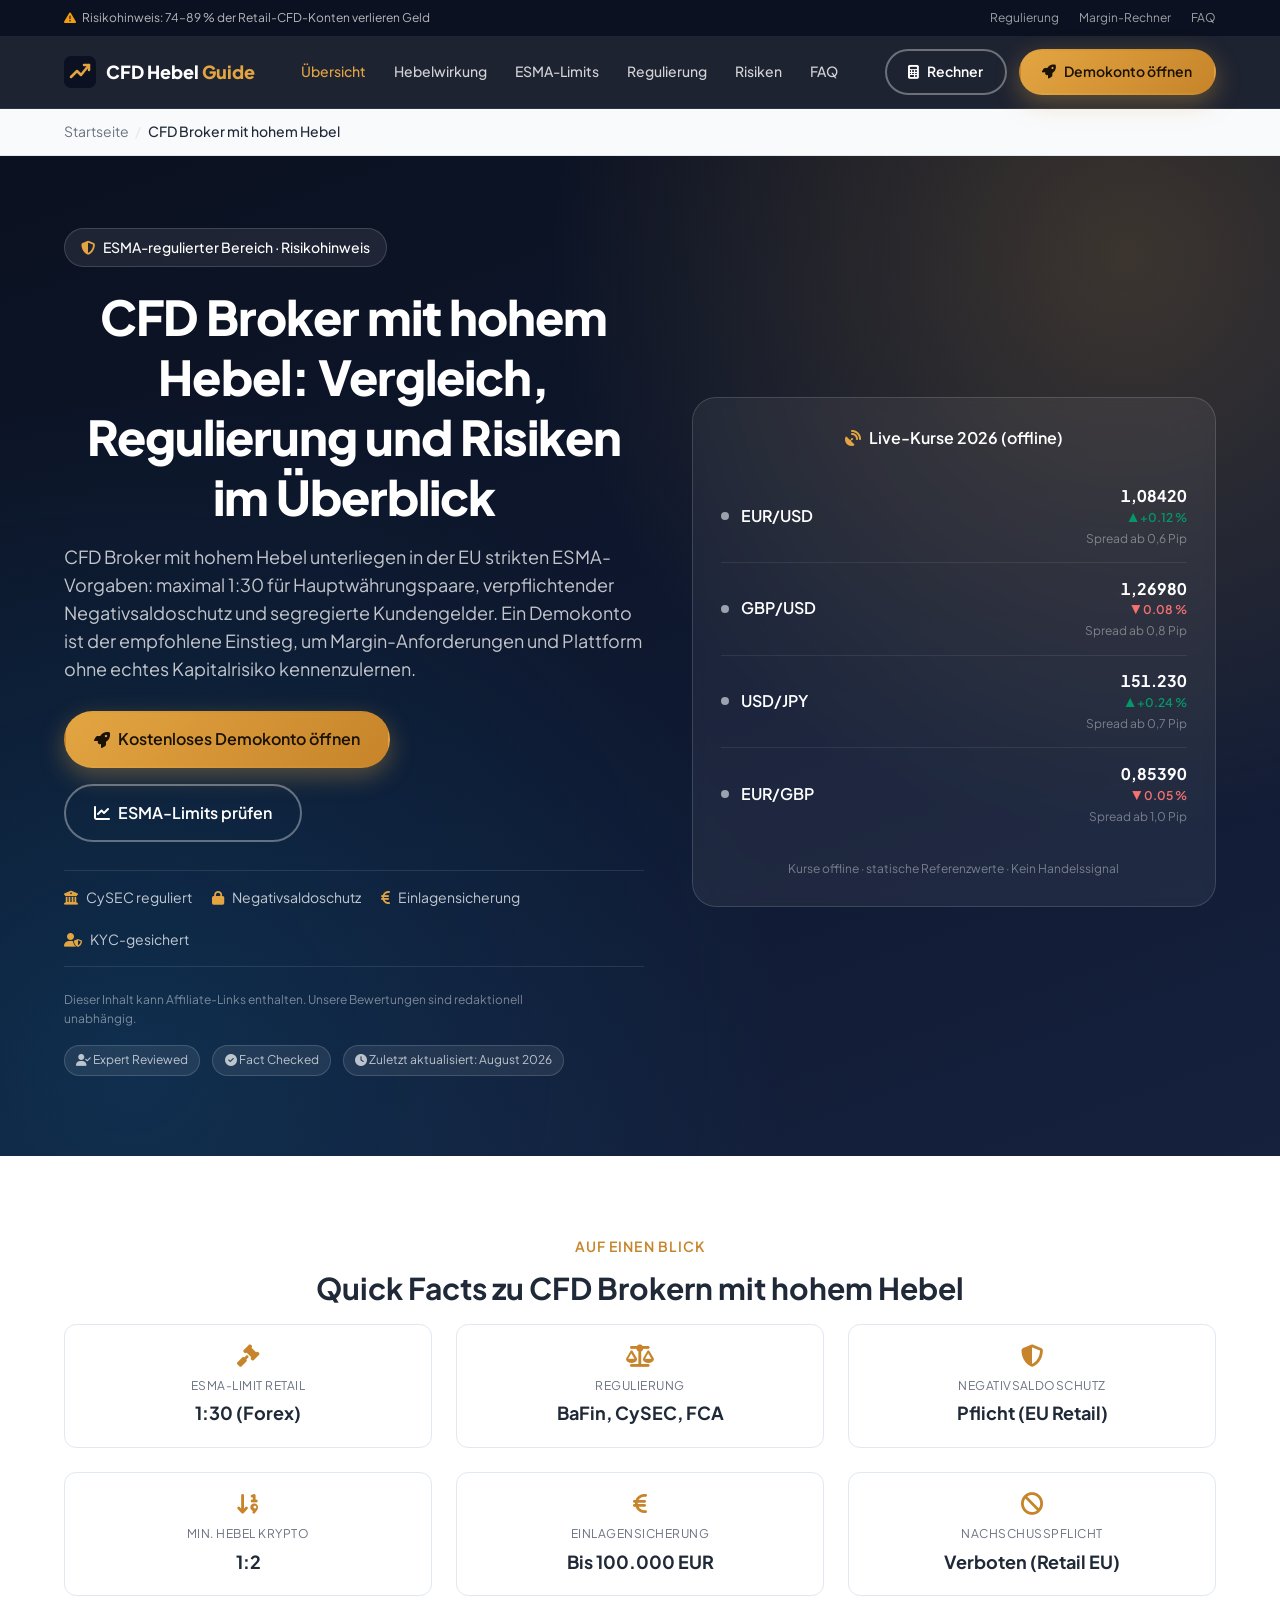
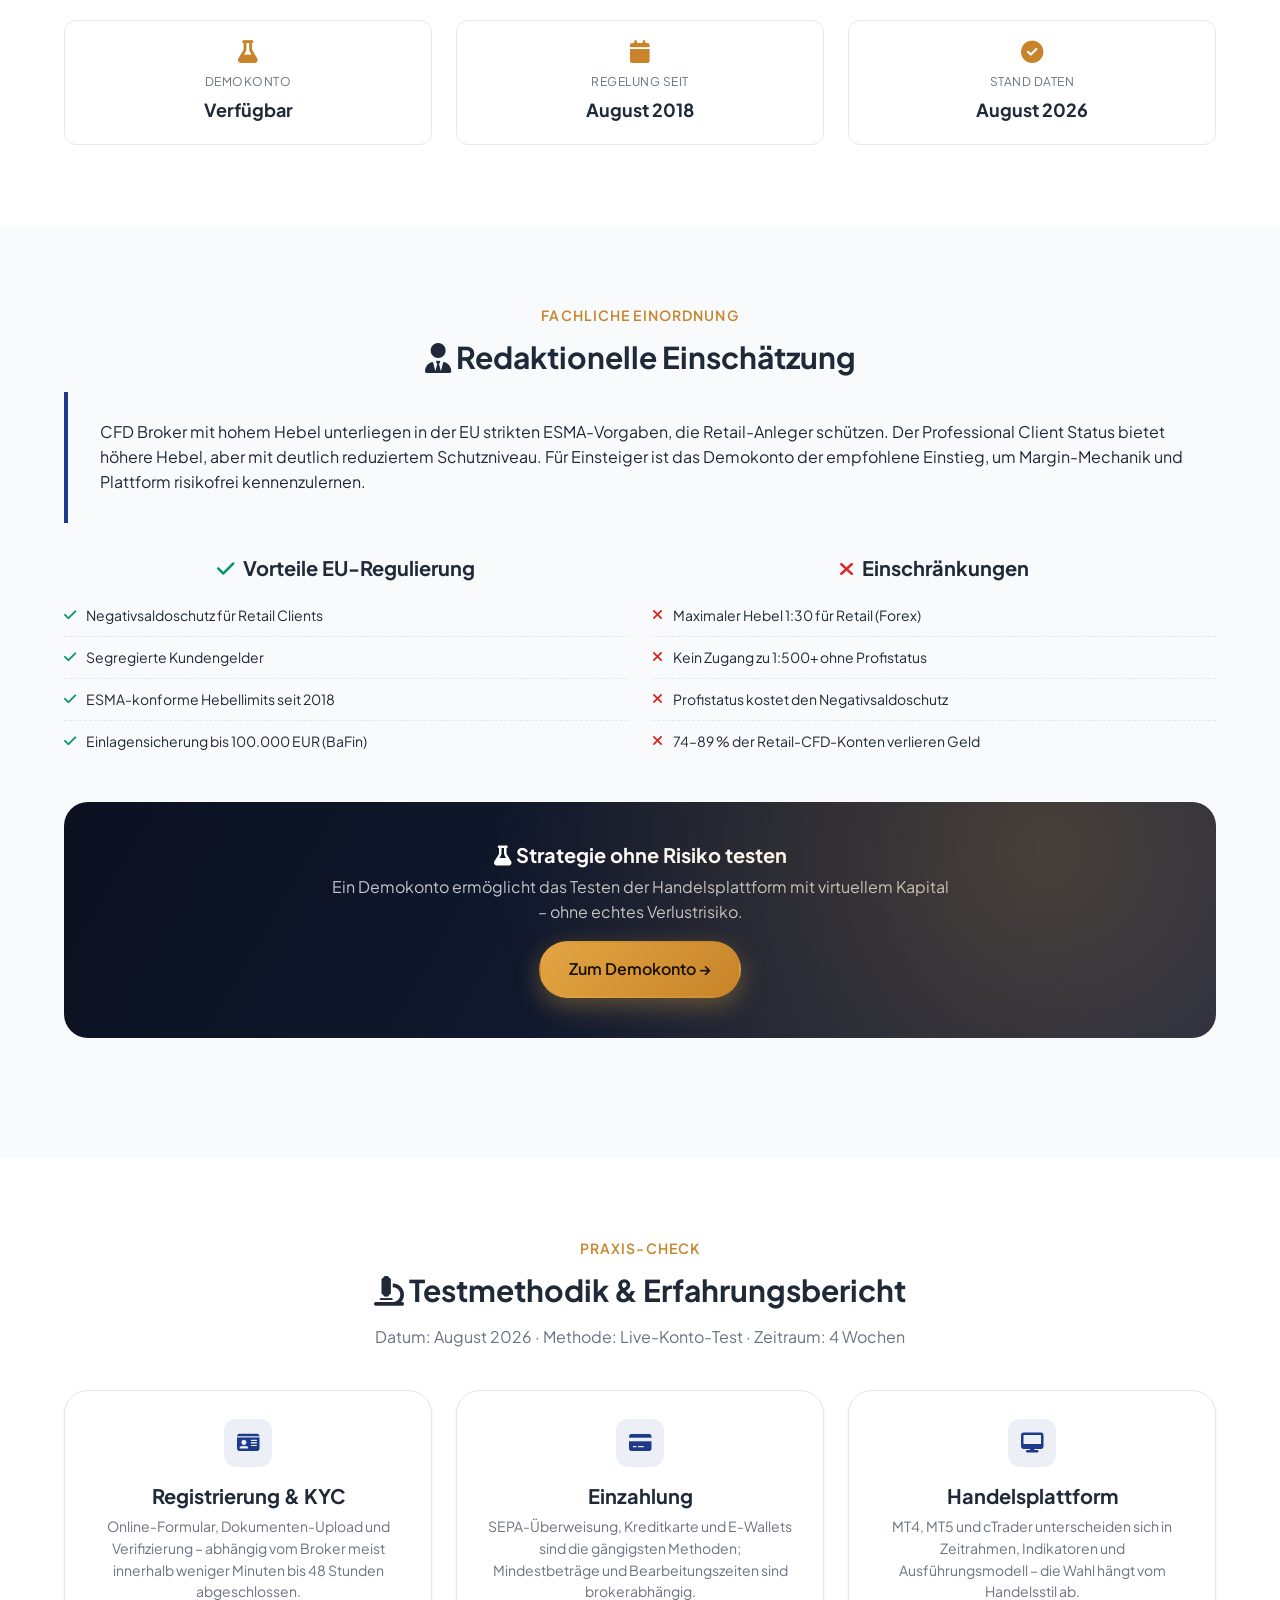
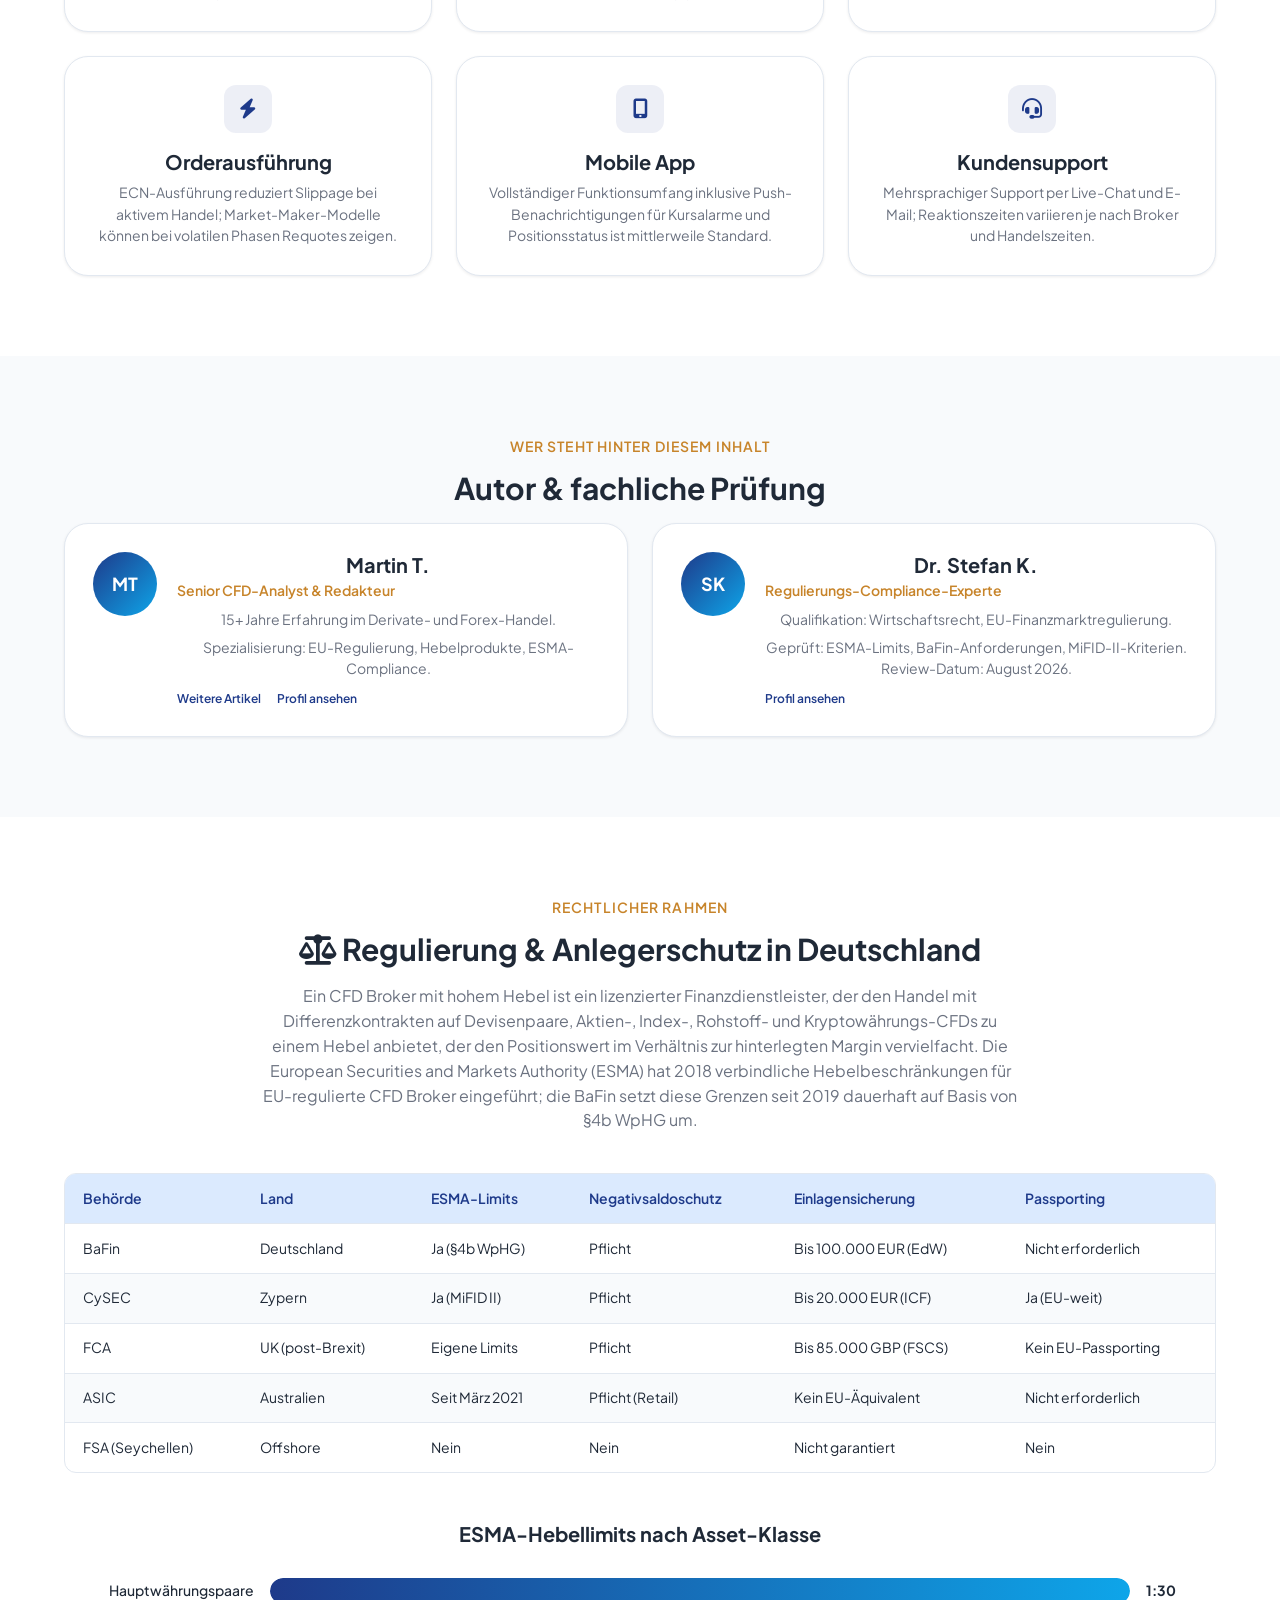
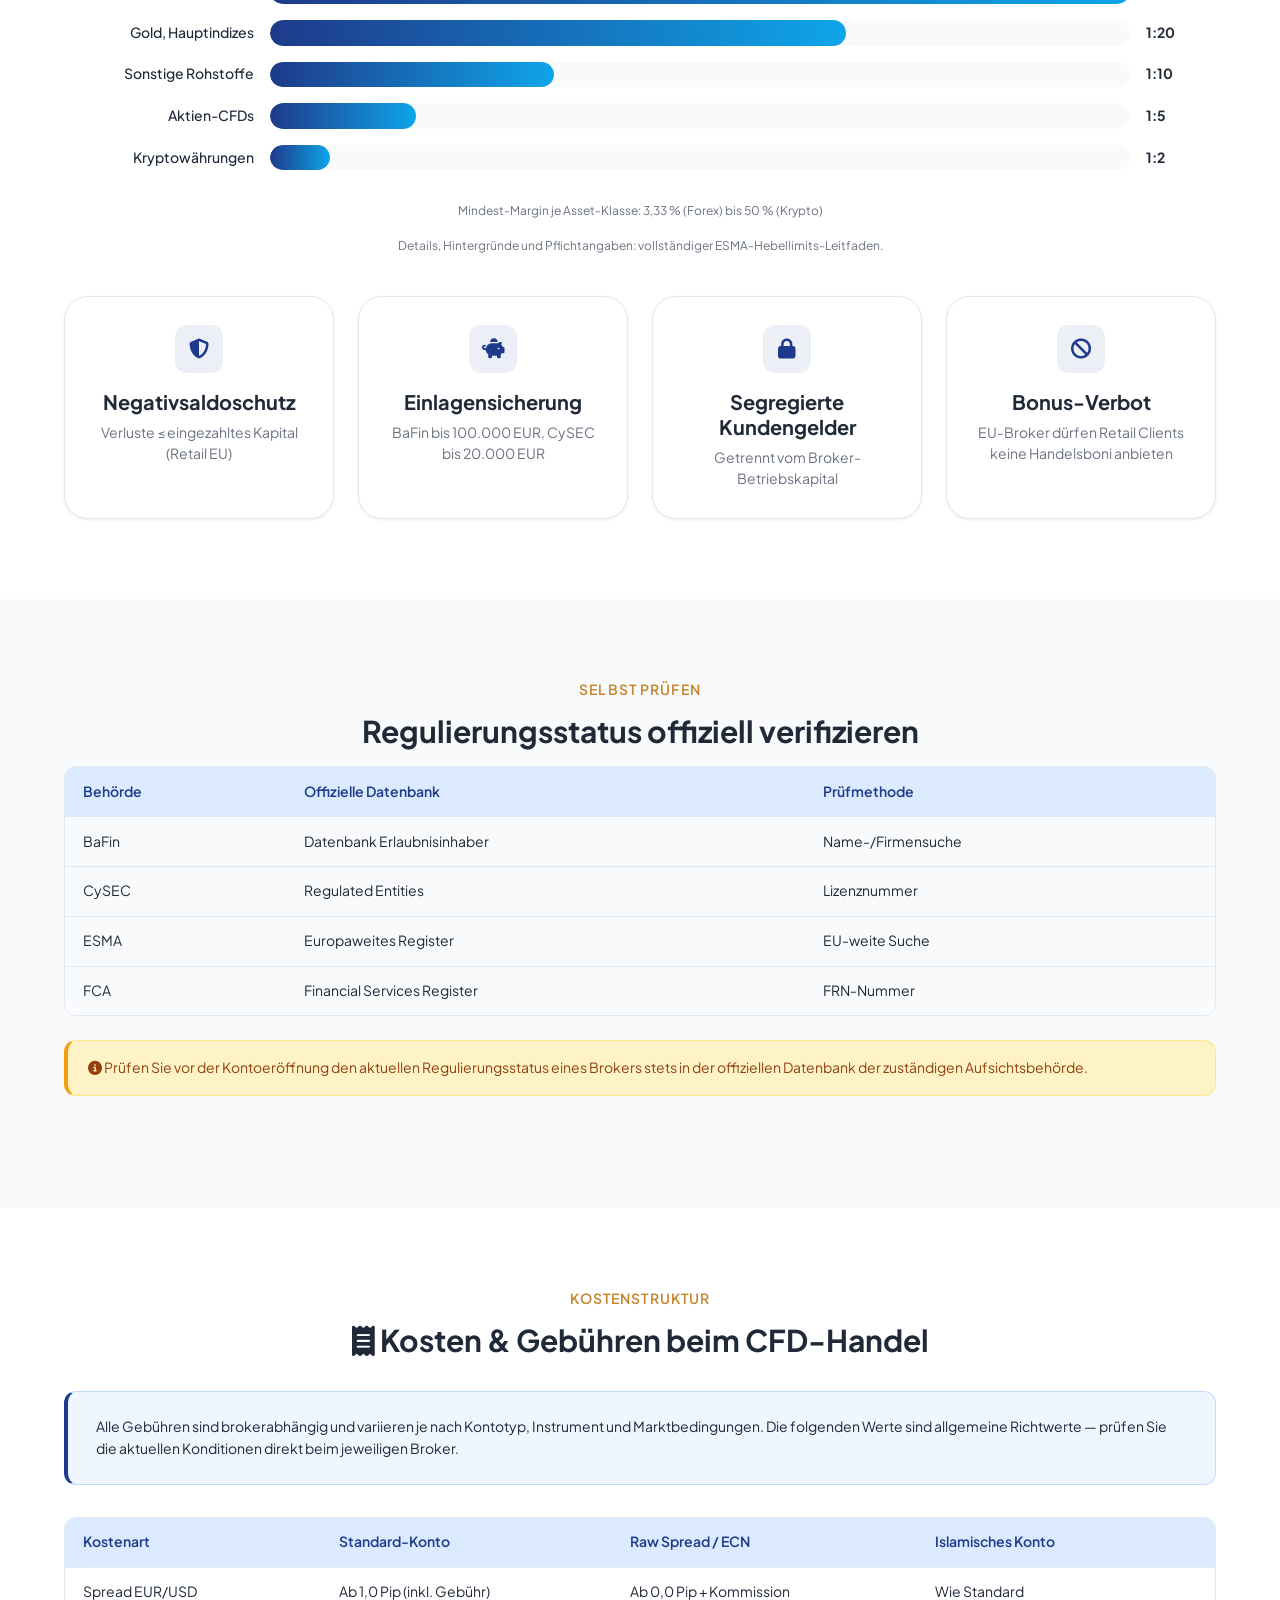
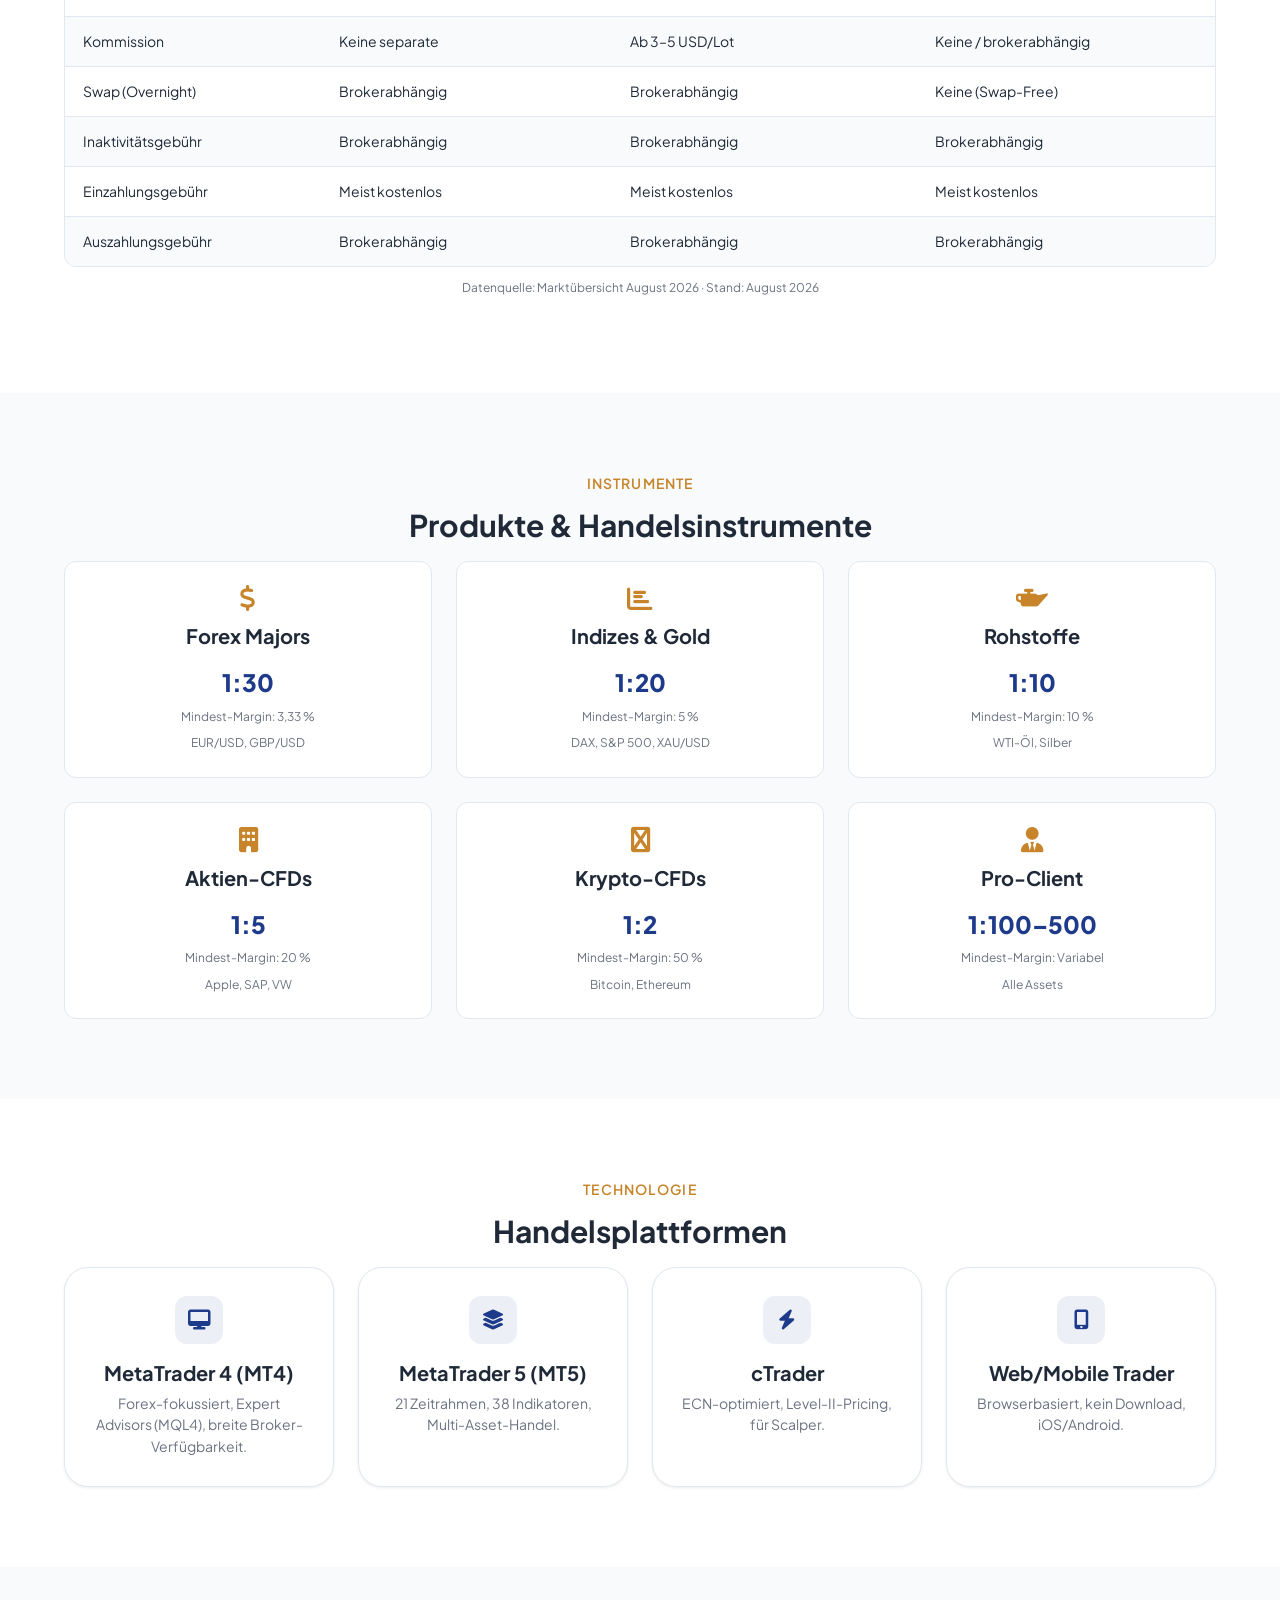
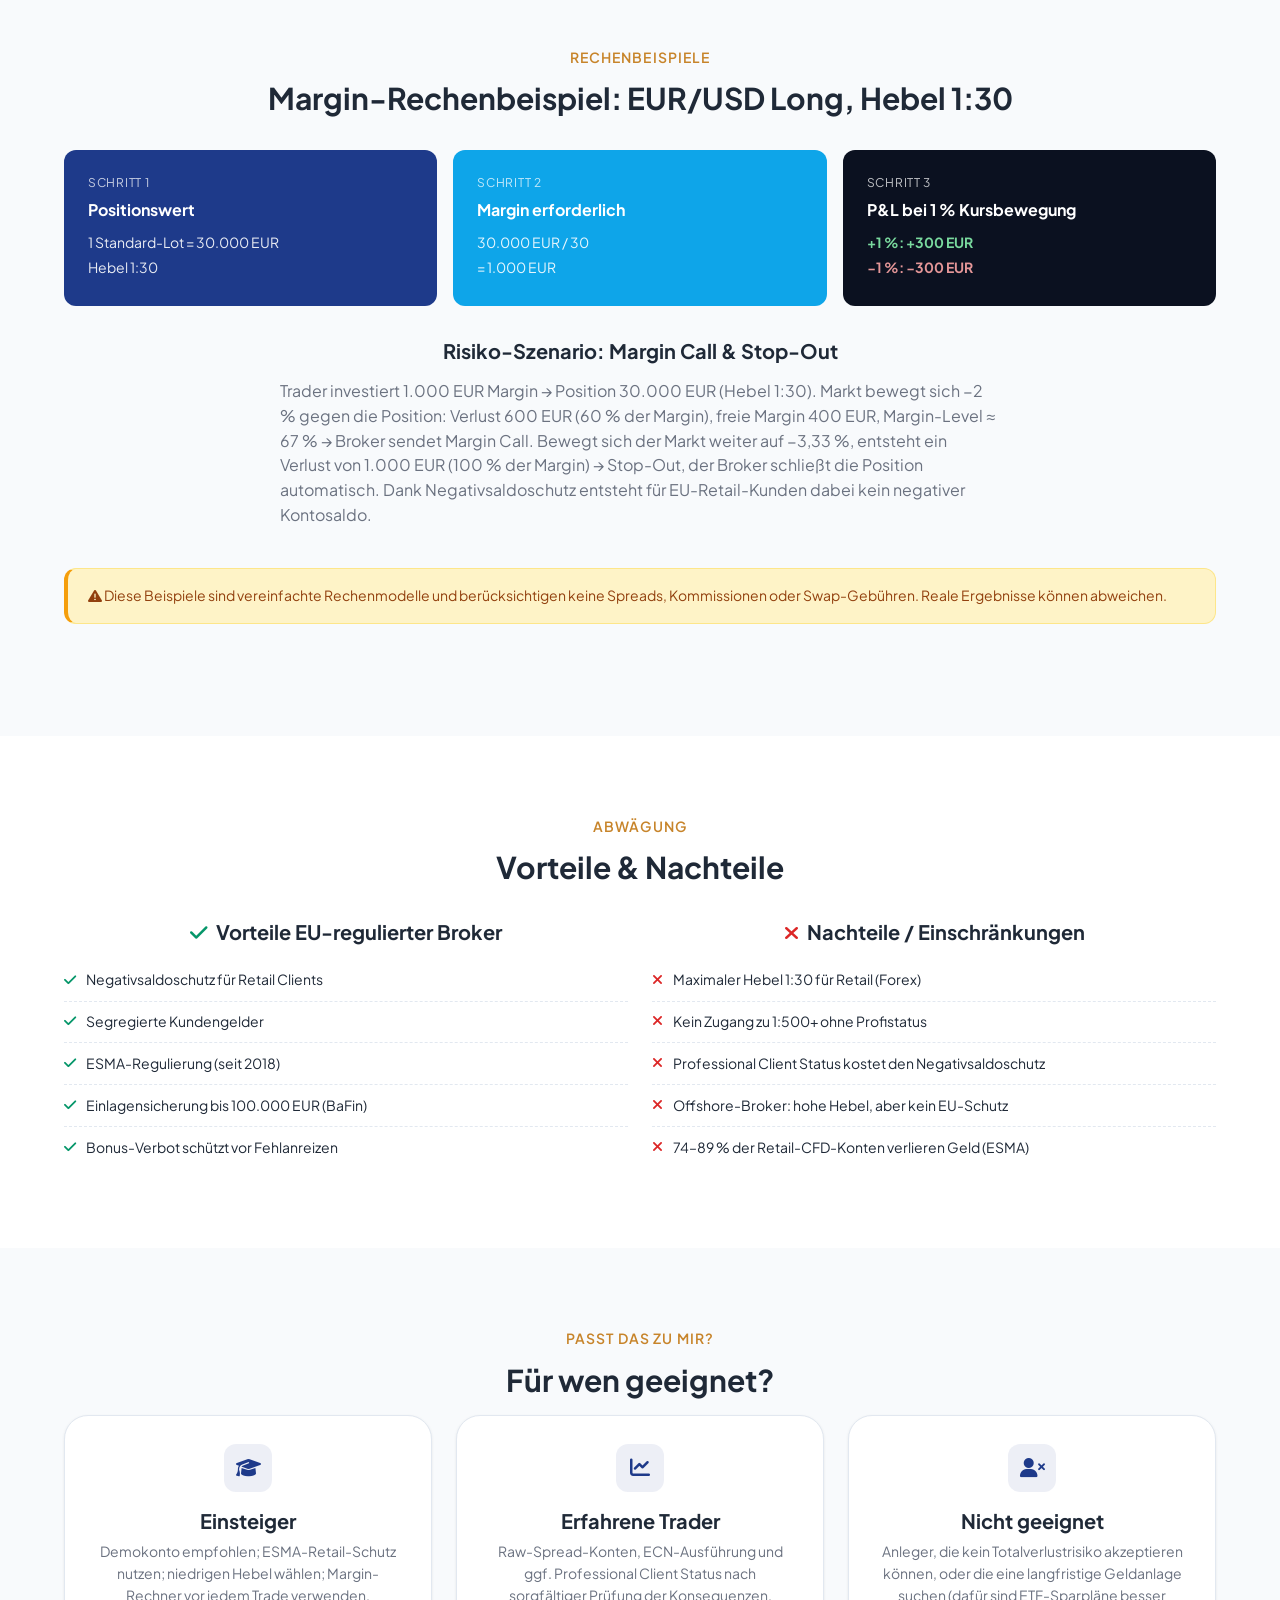
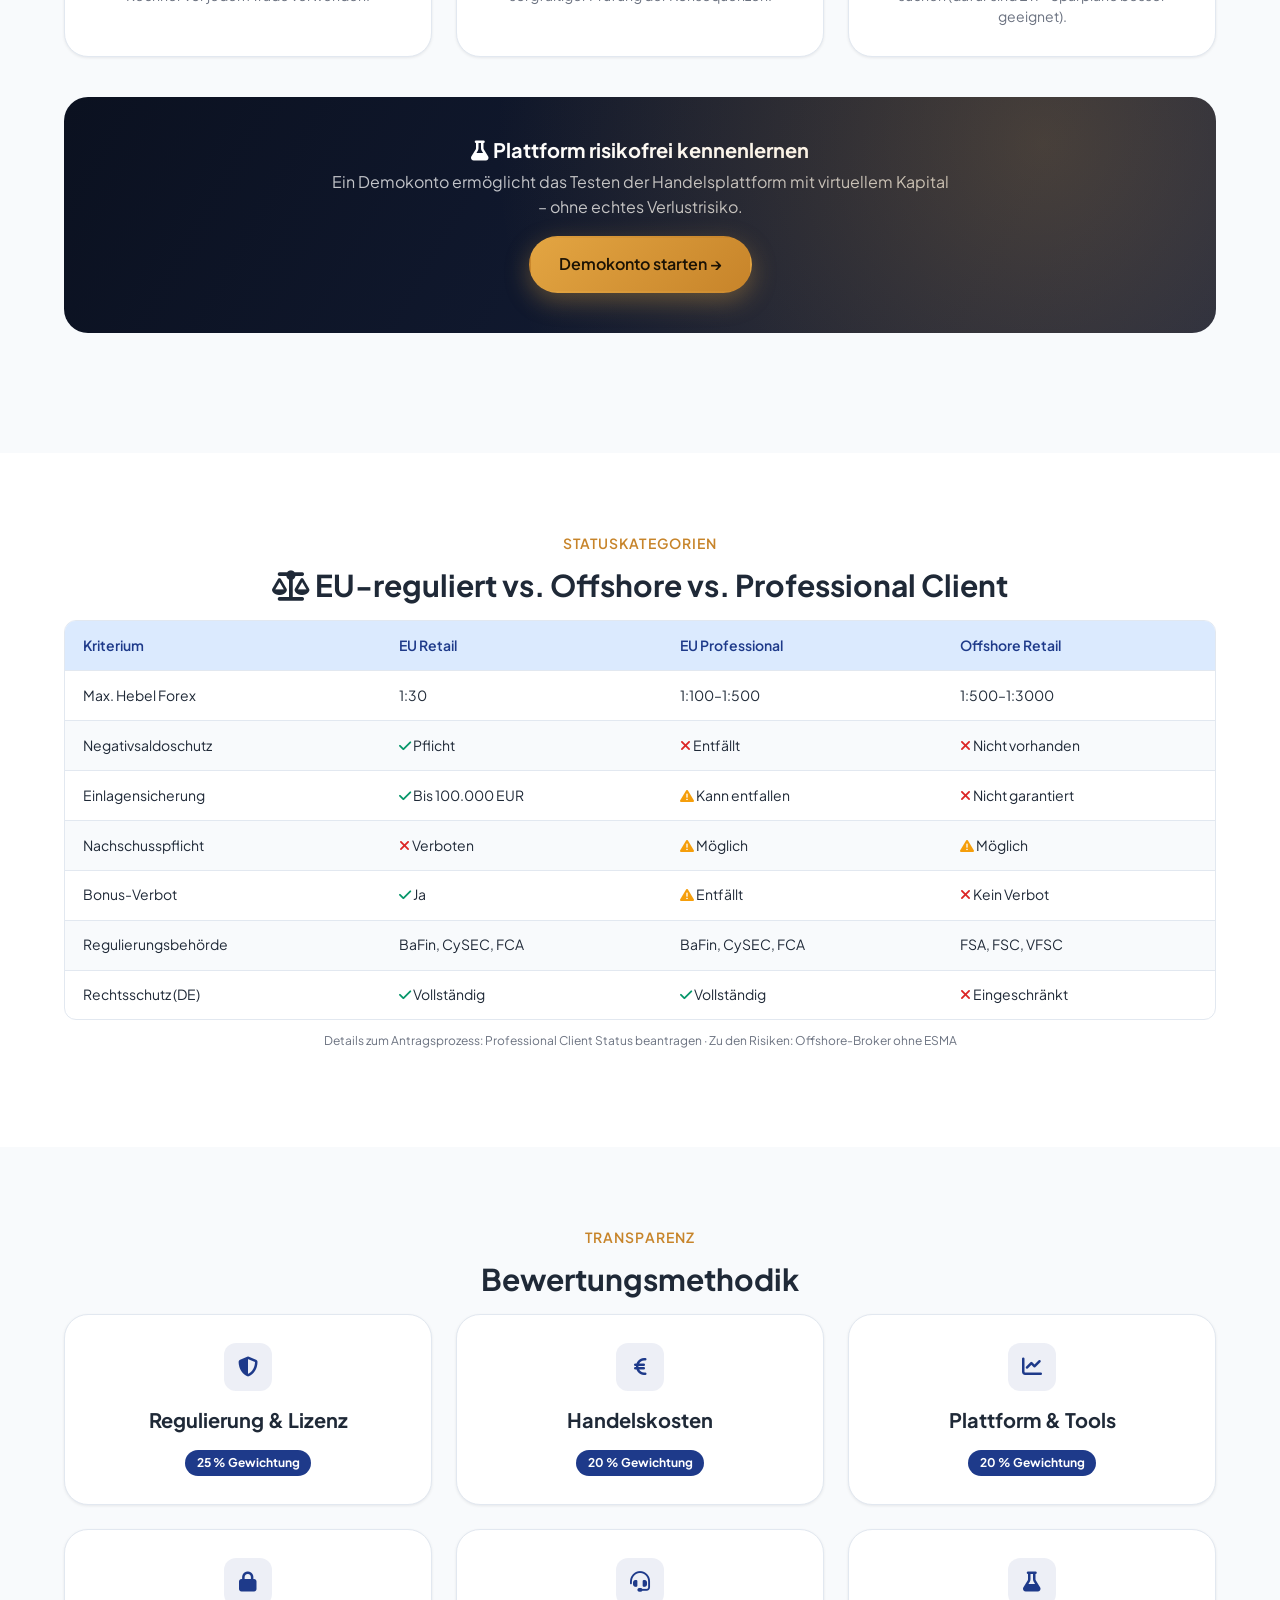
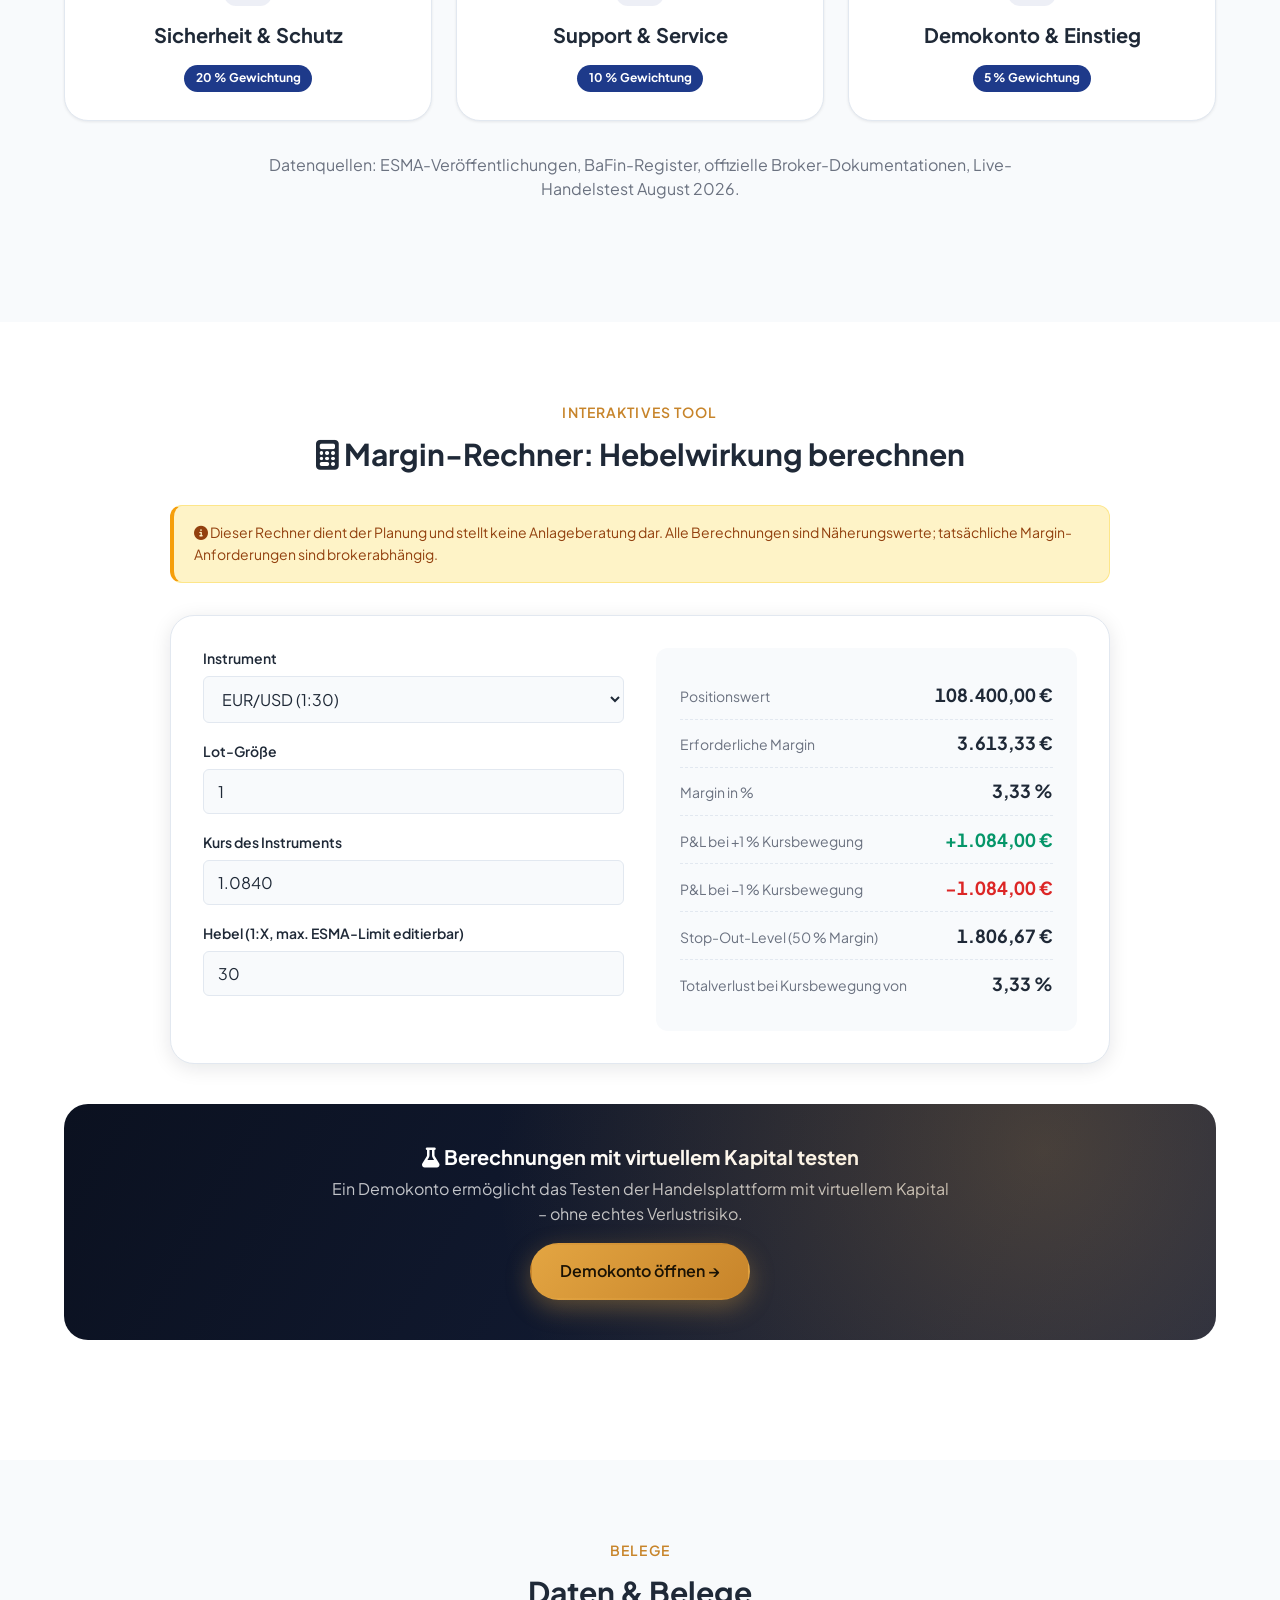
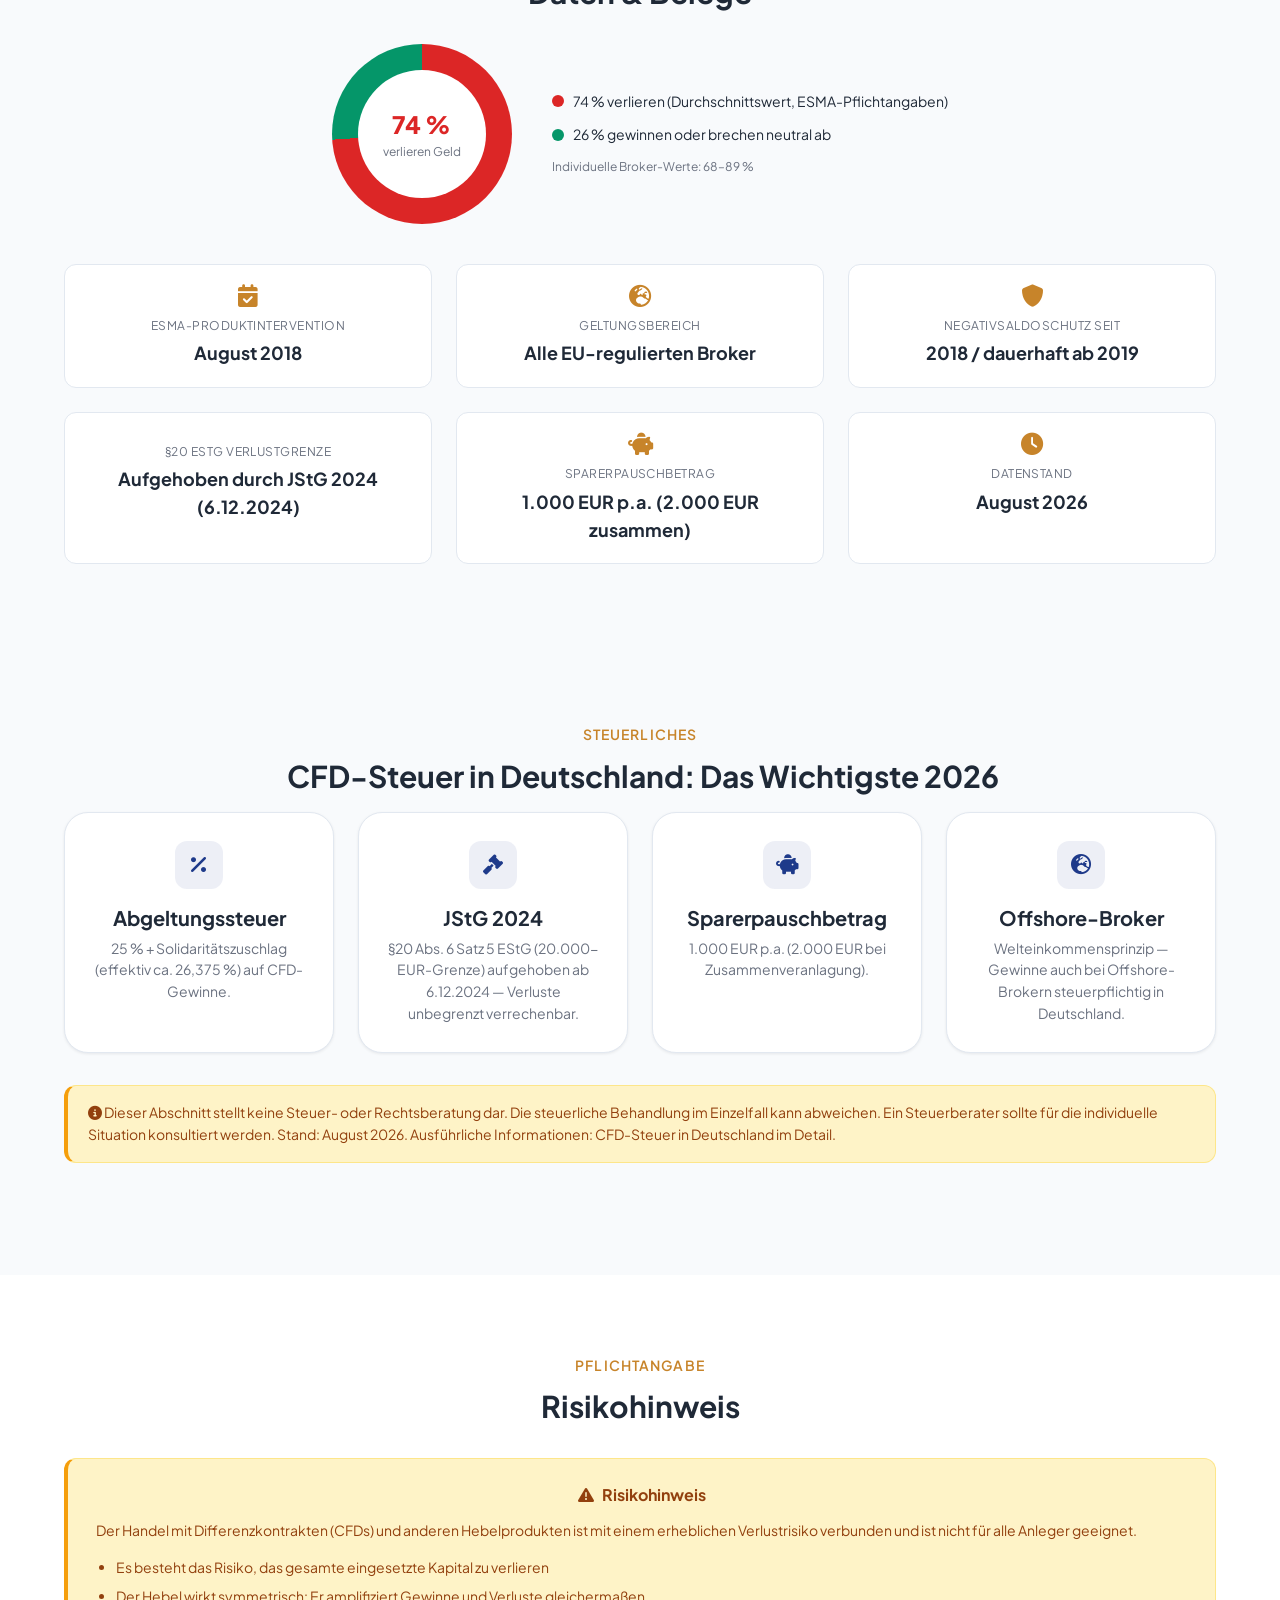
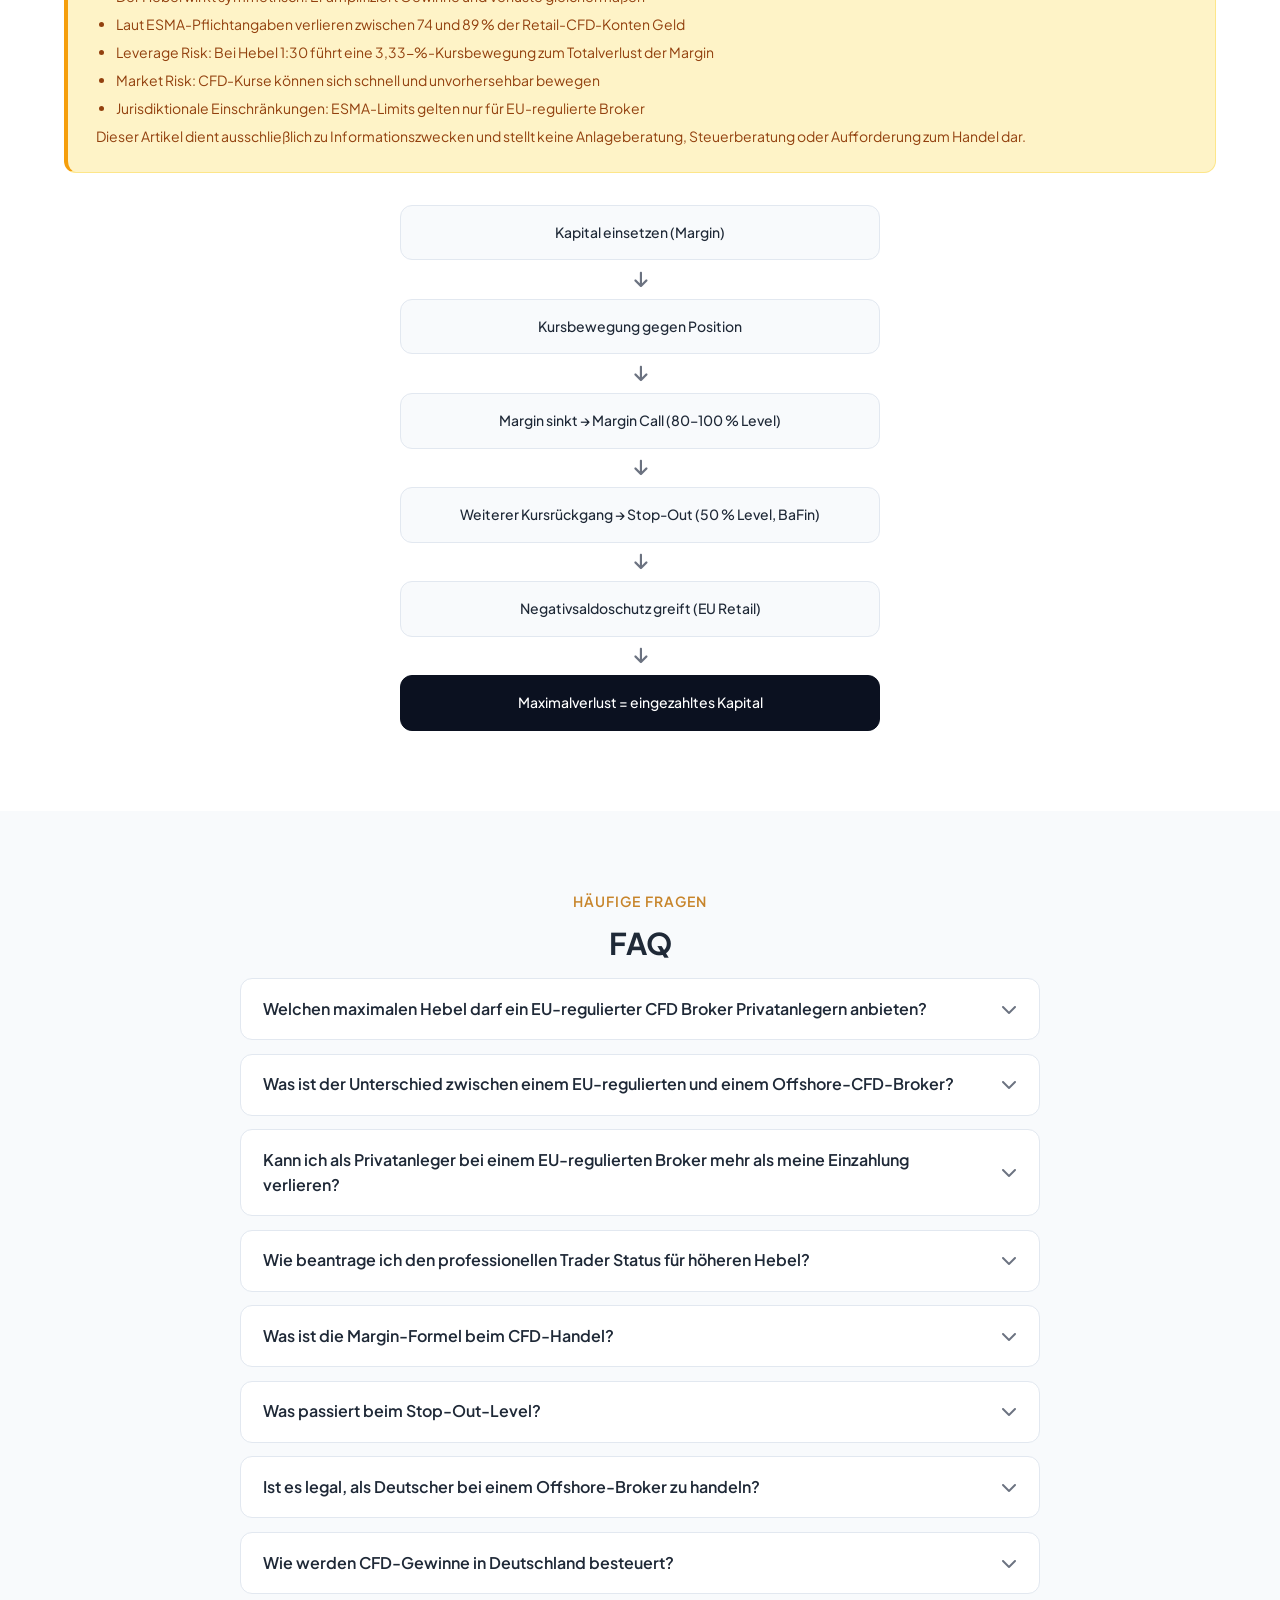
<file: index.html>
<!DOCTYPE html>
<html lang="de">
<head>
<!-- Google tag (gtag.js) -->
<script async src="https://www.googletagmanager.com/gtag/js?id=G-6BJTG5KVPS"></script>
<script>
  window.dataLayer = window.dataLayer || [];
  function gtag(){dataLayer.push(arguments);}
  gtag('js', new Date());

  gtag('config', 'G-6BJTG5KVPS');
</script>
<meta charset="UTF-8">
<meta name="viewport" content="width=device-width, initial-scale=1.0">
<title>CFD Hebel Broker Vergleich 2026: Regulierung, ESMA & Risiken erklärt</title>
<meta name="description" content="CFD Broker mit hohem Hebel: ESMA-Limits, Regulierung (BaFin/CySEC), Margin-Berechnung und Risiken verständlich erklärt. Inkl. Live-Kurse und Margin-Rechner.">
<link rel="canonical" href="https://cfd-hebel-guide.de/index.html"/>
<link rel="icon" type="image/svg+xml" href="/favicon.svg">
<link rel="preconnect" href="https://fonts.googleapis.com">
<link rel="preconnect" href="https://fonts.gstatic.com" crossorigin>
<link href="https://fonts.googleapis.com/css2?family=Plus+Jakarta+Sans:wght@400;500;600;700;800&display=swap" rel="stylesheet">
<link rel="stylesheet" href="https://cdnjs.cloudflare.com/ajax/libs/font-awesome/6.5.1/css/all.min.css">
<link rel="stylesheet" href="/style.css">
<script type="application/ld+json">
{
  "@context": "https://schema.org",
  "@type": "Organization",
  "name": "CFD-Hebel-Guide",
  "url": "https://cfd-hebel-guide.de/",
  "description": "Unabhängige Informationsplattform zu CFD Brokern mit hohem Hebel, ESMA-Regulierung und Risiken für deutsche Trader.",
  "inLanguage": "de",
  "foundingDate": "2026",
  "areaServed": "DE"
}
</script>
<script type="application/ld+json">
{
  "@context": "https://schema.org",
  "@type": "WebPage",
  "name": "CFD Broker mit hohem Hebel: Vergleich, Regulierung und Risiken im Überblick",
  "url": "https://cfd-hebel-guide.de/index.html",
  "description": "CFD Broker mit hohem Hebel: ESMA-Limits, Regulierung (BaFin/CySEC), Margin-Berechnung und Risiken verständlich erklärt. Inkl. Live-Kurse und Margin-Rechner.",
  "inLanguage": "de",
  "datePublished": "2026-01-01",
  "dateModified": "2026-08-28",
  "author": { "@type": "Organization", "name": "CFD-Hebel-Guide" },
  "publisher": { "@type": "Organization", "name": "CFD-Hebel-Guide" }
}
</script>
<script type="application/ld+json">
{
  "@context": "https://schema.org",
  "@type": "BreadcrumbList",
  "itemListElement": [
    { "@type": "ListItem", "position": 1, "name": "Startseite", "item": "https://cfd-hebel-guide.de/index.html" },
    { "@type": "ListItem", "position": 2, "name": "CFD Broker mit hohem Hebel", "item": "https://cfd-hebel-guide.de/index.html" }
  ]
}
</script>
<script type="application/ld+json">
{
  "@context": "https://schema.org",
  "@type": "FAQPage",
  "mainEntity": [
    {
      "@type": "Question",
      "name": "Welchen maximalen Hebel darf ein EU-regulierter CFD Broker Privatanlegern anbieten?",
      "acceptedAnswer": { "@type": "Answer", "text": "EU-regulierte CFD Broker dürfen Retail Clients nach ESMA-Vorgaben maximal 1:30 für Hauptwährungspaare, 1:20 für Aktienindizes und Gold, 1:10 für Rohstoffe, 1:5 für Aktien-CFDs und 1:2 für Kryptowährungs-CFDs anbieten." }
    },
    {
      "@type": "Question",
      "name": "Was ist der Unterschied zwischen einem EU-regulierten und einem Offshore-CFD-Broker?",
      "acceptedAnswer": { "@type": "Answer", "text": "EU-regulierte Broker unterliegen ESMA-Hebellimits und bieten Retail Clients Negativsaldoschutz sowie EU-Einlagensicherung. Offshore-Broker bieten höhere Hebel (bis 1:1000 oder mehr), jedoch ohne Negativsaldoschutz, ohne EU-Einlagensicherung und mit möglicher Nachschusspflicht." }
    },
    {
      "@type": "Question",
      "name": "Kann ich als Privatanleger bei einem EU-regulierten Broker mehr als meine Einzahlung verlieren?",
      "acceptedAnswer": { "@type": "Answer", "text": "Nein. EU-regulierte Broker sind für Retail Clients gesetzlich verpflichtet, Negativsaldoschutz zu gewähren. Verluste übersteigen das eingezahlte Kapital nicht." }
    },
    {
      "@type": "Question",
      "name": "Wie beantrage ich den professionellen Trader Status für höheren Hebel?",
      "acceptedAnswer": { "@type": "Answer", "text": "Zwei von drei MiFID-II-Kriterien (Anhang II) müssen erfüllt sein: 10 Trades pro Quartal, Portfolio über 500.000 EUR oder ein Jahr Berufserfahrung im Finanzsektor. Der Antrag wird direkt beim Broker gestellt." }
    },
    {
      "@type": "Question",
      "name": "Was ist die Margin-Formel beim CFD-Handel?",
      "acceptedAnswer": { "@type": "Answer", "text": "Margin = Positionswert / Hebel. Beispiel: EUR/USD, 1 Lot (110.000 EUR Positionswert), Hebel 1:30 → Margin: 3.667 EUR." }
    },
    {
      "@type": "Question",
      "name": "Was passiert beim Stop-Out-Level?",
      "acceptedAnswer": { "@type": "Answer", "text": "Der Stop-Out ist die Schwelle, bei der der Broker offene Positionen automatisch schließt. Gemäß BaFin-Allgemeinverfügung liegt der Stop-Out bei EU-regulierten Brokern für Retail Clients bei mindestens 50 % des Margin-Bedarfs." }
    },
    {
      "@type": "Question",
      "name": "Ist es legal, als Deutscher bei einem Offshore-Broker zu handeln?",
      "acceptedAnswer": { "@type": "Answer", "text": "Ja, es ist nicht verboten. Jedoch entfallen EU-Schutzstandards wie Negativsaldoschutz und EU-Einlagensicherung. Steuerliche Pflichten (Abgeltungssteuer) bleiben vollständig bestehen." }
    },
    {
      "@type": "Question",
      "name": "Wie werden CFD-Gewinne in Deutschland besteuert?",
      "acceptedAnswer": { "@type": "Answer", "text": "CFD-Gewinne unterliegen der Abgeltungssteuer von 25 % zuzüglich Solidaritätszuschlag (effektiv ca. 26,375 %). Der Sparerpauschbetrag beträgt 1.000 EUR p.a. Die 20.000-EUR-Verlustverrechnungsgrenze (§20 EStG) wurde durch das JStG 2024 (6.12.2024) aufgehoben." }
    },
    {
      "@type": "Question",
      "name": "Was ist der Unterschied zwischen Margin Call und Stop-Out?",
      "acceptedAnswer": { "@type": "Answer", "text": "Margin Call ist die Warnung des Brokers, wenn die freie Margin unter den Mindestlevel fällt. Stop-Out ist die automatische Positionsschließung durch den Broker ohne Aufforderung." }
    },
    {
      "@type": "Question",
      "name": "Kann ich einen CFD Broker mit hohem Hebel risikofrei testen?",
      "acceptedAnswer": { "@type": "Answer", "text": "Ja. Ein Demokonto ermöglicht das Testen der Handelsplattform mit virtuellem Kapital ohne echtes Verlustrisiko. Das Demokonto bildet reale Marktbedingungen ab." }
    }
  ]
}
</script>
</head>
<body>
<div class="top-bar">
  <div class="container">
    <div class="top-bar-msg"><i class="fas fa-triangle-exclamation"></i> Risikohinweis: 74–89 % der Retail-CFD-Konten verlieren Geld</div>
    <div class="top-bar-links">
      <a href="#regulierung">Regulierung</a>
      <a href="#rechner">Margin-Rechner</a>
      <a href="#faq">FAQ</a>
    </div>
  </div>
</div>
<header class="site-header">
  <div class="container nav-row">
    <a href="/index.html" class="logo">
      <svg viewBox="0 0 64 64" xmlns="http://www.w3.org/2000/svg"><rect width="64" height="64" rx="14" fill="#0B1120"/><path d="M14 42 L26 30 L34 38 L50 18" stroke="#E3A542" stroke-width="5" stroke-linecap="round" stroke-linejoin="round" fill="none"/><path d="M40 18 H50 V28" stroke="#E3A542" stroke-width="5" stroke-linecap="round" stroke-linejoin="round" fill="none"/></svg>
      <span>CFD Hebel <span class="logo-accent">Guide</span></span>
    </a>
    <button class="nav-toggle" aria-label="Menü öffnen" aria-expanded="false"><i class="fas fa-bars"></i></button>
    <nav class="main-nav">
      <a href="/index.html" class="active">Übersicht</a>
        <a href="/hebelwirkung-cfd-erklaert.html">Hebelwirkung</a>
        <a href="/esma-hebel-limits-deutschland.html">ESMA-Limits</a>
        <a href="/cfd-broker-regulierung-deutschland.html">Regulierung</a>
        <a href="/risiken-cfd-handel-hebel.html">Risiken</a>
        <a href="/index.html#faq">FAQ</a>
    </nav>
    <div class="header-actions">
      <a href="#rechner" class="btn btn-secondary btn-sm hide-mobile"><i class="fas fa-calculator"></i> <span class="hide-mobile">Rechner</span></a>
      <a href="https://libertex.com/de/" target="_blank" rel="noopener noreferrer" class="btn btn-primary btn-sm"><i class="fas fa-rocket"></i> Demokonto öffnen</a>
    </div>
  </div>
</header>
<nav class="breadcrumb-bar" aria-label="Breadcrumb">
  <div class="container">
    <ol>
      <li><a href="/index.html">Startseite</a></li>
      <li aria-current="page">CFD Broker mit hohem Hebel</li>
    </ol>
  </div>
</nav>

<main>
  <!-- ============== HERO ============== -->
  <section class="hero" id="hero">
    <div class="container">
      <div class="hero-content">
        <span class="badge"><i class="fas fa-shield-halved"></i> ESMA-regulierter Bereich · Risikohinweis</span>
        <h1>CFD Broker mit hohem Hebel: Vergleich, Regulierung und Risiken im Überblick</h1>
        <p class="lead">CFD Broker mit hohem Hebel unterliegen in der EU strikten ESMA-Vorgaben: maximal 1:30 für Hauptwährungspaare, verpflichtender Negativsaldoschutz und segregierte Kundengelder. Ein Demokonto ist der empfohlene Einstieg, um Margin-Anforderungen und Plattform ohne echtes Kapitalrisiko kennenzulernen.</p>
        <div class="hero-cta-row">
          <a href="https://libertex.com/de/" target="_blank" rel="noopener noreferrer" class="btn btn-primary"><i class="fas fa-rocket"></i> Kostenloses Demokonto öffnen</a>
          <a href="#esma" class="btn btn-secondary"><i class="fas fa-chart-line"></i> ESMA-Limits prüfen</a>
        </div>
        <div class="trust-row">
          <div class="trust-item"><i class="fas fa-university"></i> CySEC reguliert</div>
          <div class="trust-item"><i class="fas fa-lock"></i> Negativsaldoschutz</div>
          <div class="trust-item"><i class="fas fa-euro-sign"></i> Einlagensicherung</div>
          <div class="trust-item"><i class="fas fa-user-shield"></i> KYC-gesichert</div>
        </div>
        <p class="affiliate-note">Dieser Inhalt kann Affiliate-Links enthalten. Unsere Bewertungen sind redaktionell unabhängig.</p>
        <div class="hero-badges-row">
          <span class="mini-badge"><i class="fas fa-user-check"></i> Expert Reviewed</span>
          <span class="mini-badge"><i class="fas fa-circle-check"></i> Fact Checked</span>
          <span class="mini-badge"><i class="fas fa-clock"></i> Zuletzt aktualisiert: August 2026</span>
        </div>
      </div>

      <div class="live-widget" id="live-rates-widget">
        <div class="live-widget-title"><i class="fas fa-satellite-dish"></i> <span class="live-status-label">Live-Kurse 2026</span></div>
        <div class="rate-rows">
          <div class="rate-row"><div class="rate-pair"><span class="live-dot"></span>EUR/USD</div><div class="rate-value"><div class="rate-price">Lade…</div></div></div>
          <div class="rate-row"><div class="rate-pair"><span class="live-dot"></span>GBP/USD</div><div class="rate-value"><div class="rate-price">Lade…</div></div></div>
          <div class="rate-row"><div class="rate-pair"><span class="live-dot"></span>USD/JPY</div><div class="rate-value"><div class="rate-price">Lade…</div></div></div>
          <div class="rate-row"><div class="rate-pair"><span class="live-dot"></span>EUR/GBP</div><div class="rate-value"><div class="rate-price">Lade…</div></div></div>
        </div>
        <div class="live-widget-footnote">Kurse von frankfurter.app · 60s Refresh · Kein Handelssignal</div>
      </div>
    </div>
  </section>

  <!-- ============== QUICK FACTS ============== -->
  <section id="quick-facts">
    <div class="container">
      <span class="section-eyebrow">Auf einen Blick</span>
      <h2>Quick Facts zu CFD Brokern mit hohem Hebel</h2>
      <div class="grid grid-3">
        <div class="fact-tile"><i class="fas fa-gavel"></i><div class="fact-label">ESMA-Limit Retail</div><div class="fact-value">1:30 (Forex)</div></div>
        <div class="fact-tile"><i class="fas fa-scale-balanced"></i><div class="fact-label">Regulierung</div><div class="fact-value">BaFin, CySEC, FCA</div></div>
        <div class="fact-tile"><i class="fas fa-shield-halved"></i><div class="fact-label">Negativsaldoschutz</div><div class="fact-value">Pflicht (EU Retail)</div></div>
        <div class="fact-tile"><i class="fas fa-arrow-down-1-9"></i><div class="fact-label">Min. Hebel Krypto</div><div class="fact-value">1:2</div></div>
        <div class="fact-tile"><i class="fas fa-euro-sign"></i><div class="fact-label">Einlagensicherung</div><div class="fact-value">Bis 100.000 EUR</div></div>
        <div class="fact-tile"><i class="fas fa-ban"></i><div class="fact-label">Nachschusspflicht</div><div class="fact-value">Verboten (Retail EU)</div></div>
        <div class="fact-tile"><i class="fas fa-flask"></i><div class="fact-label">Demokonto</div><div class="fact-value">Verfügbar</div></div>
        <div class="fact-tile"><i class="fas fa-calendar"></i><div class="fact-label">Regelung seit</div><div class="fact-value">August 2018</div></div>
        <div class="fact-tile"><i class="fas fa-circle-check"></i><div class="fact-label">Stand Daten</div><div class="fact-value">August 2026</div></div>
      </div>
    </div>
  </section>

  <!-- ============== EXPERT VERDICT ============== -->
  <section class="alt" id="verdict">
    <div class="container">
      <span class="section-eyebrow">Fachliche Einordnung</span>
      <h2><i class="fas fa-user-tie"></i> Redaktionelle Einschätzung</h2>
      <div class="verdict-box">
        <p>CFD Broker mit hohem Hebel unterliegen in der EU strikten ESMA-Vorgaben, die Retail-Anleger schützen. Der Professional Client Status bietet höhere Hebel, aber mit deutlich reduziertem Schutzniveau. Für Einsteiger ist das Demokonto der empfohlene Einstieg, um Margin-Mechanik und Plattform risikofrei kennenzulernen.</p>
      </div>
      <div class="pros-cons">
        <div>
          <h3><i class="fas fa-check text-success"></i> Vorteile EU-Regulierung</h3>
          <ul>
            <li><i class="fas fa-check text-success"></i> Negativsaldoschutz für Retail Clients</li>
            <li><i class="fas fa-check text-success"></i> Segregierte Kundengelder</li>
            <li><i class="fas fa-check text-success"></i> ESMA-konforme Hebellimits seit 2018</li>
            <li><i class="fas fa-check text-success"></i> Einlagensicherung bis 100.000 EUR (BaFin)</li>
          </ul>
        </div>
        <div>
          <h3><i class="fas fa-times text-danger"></i> Einschränkungen</h3>
          <ul>
            <li><i class="fas fa-times text-danger"></i> Maximaler Hebel 1:30 für Retail (Forex)</li>
            <li><i class="fas fa-times text-danger"></i> Kein Zugang zu 1:500+ ohne Profistatus</li>
            <li><i class="fas fa-times text-danger"></i> Profistatus kostet den Negativsaldoschutz</li>
            <li><i class="fas fa-times text-danger"></i> 74–89 % der Retail-CFD-Konten verlieren Geld</li>
          </ul>
        </div>
      </div>
      <div class="cta-block">
  <h3><i class="fas fa-flask"></i> Strategie ohne Risiko testen</h3>
  <p>Ein Demokonto ermöglicht das Testen der Handelsplattform mit virtuellem Kapital – ohne echtes Verlustrisiko.</p>
  <a href="https://libertex.com/de/" target="_blank" rel="noopener noreferrer" class="btn btn-primary">Zum Demokonto →</a>
</div>
    </div>
  </section>

  <!-- ============== EXPERIENCE / TESTMETHODIK ============== -->
  <section id="experience">
    <div class="container">
      <span class="section-eyebrow">Praxis-Check</span>
      <h2><i class="fas fa-microscope"></i> Testmethodik &amp; Erfahrungsbericht</h2>
      <p class="section-intro">Datum: August 2026 · Methode: Live-Konto-Test · Zeitraum: 4 Wochen</p>
      <div class="grid grid-3">
        <div class="card"><i class="fas fa-id-card card-icon"></i><h3>Registrierung & KYC</h3><p>Online-Formular, Dokumenten-Upload und Verifizierung – abhängig vom Broker meist innerhalb weniger Minuten bis 48 Stunden abgeschlossen.</p></div>
        <div class="card"><i class="fas fa-credit-card card-icon"></i><h3>Einzahlung</h3><p>SEPA-Überweisung, Kreditkarte und E-Wallets sind die gängigsten Methoden; Mindestbeträge und Bearbeitungszeiten sind brokerabhängig.</p></div>
        <div class="card"><i class="fas fa-desktop card-icon"></i><h3>Handelsplattform</h3><p>MT4, MT5 und cTrader unterscheiden sich in Zeitrahmen, Indikatoren und Ausführungsmodell – die Wahl hängt vom Handelsstil ab.</p></div>
        <div class="card"><i class="fas fa-bolt card-icon"></i><h3>Orderausführung</h3><p>ECN-Ausführung reduziert Slippage bei aktivem Handel; Market-Maker-Modelle können bei volatilen Phasen Requotes zeigen.</p></div>
        <div class="card"><i class="fas fa-mobile-alt card-icon"></i><h3>Mobile App</h3><p>Vollständiger Funktionsumfang inklusive Push-Benachrichtigungen für Kursalarme und Positionsstatus ist mittlerweile Standard.</p></div>
        <div class="card"><i class="fas fa-headset card-icon"></i><h3>Kundensupport</h3><p>Mehrsprachiger Support per Live-Chat und E-Mail; Reaktionszeiten variieren je nach Broker und Handelszeiten.</p></div>
      </div>
    </div>
  </section>

  <!-- ============== AUTHOR / REVIEWER ============== -->
  <section class="alt" id="author">
    <div class="container">
      <span class="section-eyebrow">Wer steht hinter diesem Inhalt</span>
      <h2>Autor &amp; fachliche Prüfung</h2>
      <div class="people-grid">
        <div class="card person-card">
          <div class="avatar">MT</div>
          <div>
            <h3>Martin T.</h3>
            <div class="person-role">Senior CFD-Analyst &amp; Redakteur</div>
            <p>15+ Jahre Erfahrung im Derivate- und Forex-Handel.</p>
            <p>Spezialisierung: EU-Regulierung, Hebelprodukte, ESMA-Compliance.</p>
            <div class="person-links"><a href="#verwandte">Weitere Artikel</a><a href="#ueber">Profil ansehen</a></div>
          </div>
        </div>
        <div class="card person-card" id="reviewer">
          <div class="avatar">SK</div>
          <div>
            <h3>Dr. Stefan K.</h3>
            <div class="person-role">Regulierungs-Compliance-Experte</div>
            <p>Qualifikation: Wirtschaftsrecht, EU-Finanzmarktregulierung.</p>
            <p>Geprüft: ESMA-Limits, BaFin-Anforderungen, MiFID-II-Kriterien. Review-Datum: August 2026.</p>
            <div class="person-links"><a href="#ueber">Profil ansehen</a></div>
          </div>
        </div>
      </div>
    </div>
  </section>

  <!-- ============== REGULIERUNG & SICHERHEIT ============== -->
  <section id="regulierung">
    <div class="container">
      <span class="section-eyebrow">Rechtlicher Rahmen</span>
      <h2><i class="fas fa-balance-scale"></i> Regulierung &amp; Anlegerschutz in Deutschland</h2>
      <p class="section-intro">Ein CFD Broker mit hohem Hebel ist ein lizenzierter Finanzdienstleister, der den Handel mit Differenzkontrakten auf Devisenpaare, Aktien-, Index-, Rohstoff- und Kryptowährungs-CFDs zu einem Hebel anbietet, der den Positionswert im Verhältnis zur hinterlegten Margin vervielfacht. Die European Securities and Markets Authority (ESMA) hat 2018 verbindliche Hebelbeschränkungen für EU-regulierte CFD Broker eingeführt; die BaFin setzt diese Grenzen seit 2019 dauerhaft auf Basis von §4b WpHG um.</p>

      <div class="table-responsive">
        <table class="data-table">
          <thead><tr><th>Behörde</th><th>Land</th><th>ESMA-Limits</th><th>Negativsaldoschutz</th><th>Einlagensicherung</th><th>Passporting</th></tr></thead>
          <tbody>
            <tr><td>BaFin</td><td>Deutschland</td><td>Ja (§4b WpHG)</td><td>Pflicht</td><td>Bis 100.000 EUR (EdW)</td><td>Nicht erforderlich</td></tr>
            <tr><td>CySEC</td><td>Zypern</td><td>Ja (MiFID II)</td><td>Pflicht</td><td>Bis 20.000 EUR (ICF)</td><td>Ja (EU-weit)</td></tr>
            <tr><td>FCA</td><td>UK (post-Brexit)</td><td>Eigene Limits</td><td>Pflicht</td><td>Bis 85.000 GBP (FSCS)</td><td>Kein EU-Passporting</td></tr>
            <tr><td>ASIC</td><td>Australien</td><td>Seit März 2021</td><td>Pflicht (Retail)</td><td>Kein EU-Äquivalent</td><td>Nicht erforderlich</td></tr>
            <tr><td>FSA (Seychellen)</td><td>Offshore</td><td>Nein</td><td>Nein</td><td>Nicht garantiert</td><td>Nein</td></tr>
          </tbody>
        </table>
      </div>

      <h3 id="esma" style="margin-top:3rem;">ESMA-Hebellimits nach Asset-Klasse</h3>
      <div class="leverage-bars">
        <div class="leverage-bar-row">
          <div class="leverage-bar-label">Hauptwährungspaare</div>
          <div class="leverage-bar-track"><div class="leverage-bar-fill" style="width:100%"></div></div>
          <div class="leverage-bar-value">1:30</div>
        </div>
        <div class="leverage-bar-row">
          <div class="leverage-bar-label">Gold, Hauptindizes</div>
          <div class="leverage-bar-track"><div class="leverage-bar-fill" style="width:67%"></div></div>
          <div class="leverage-bar-value">1:20</div>
        </div>
        <div class="leverage-bar-row">
          <div class="leverage-bar-label">Sonstige Rohstoffe</div>
          <div class="leverage-bar-track"><div class="leverage-bar-fill" style="width:33%"></div></div>
          <div class="leverage-bar-value">1:10</div>
        </div>
        <div class="leverage-bar-row">
          <div class="leverage-bar-label">Aktien-CFDs</div>
          <div class="leverage-bar-track"><div class="leverage-bar-fill" style="width:17%"></div></div>
          <div class="leverage-bar-value">1:5</div>
        </div>
        <div class="leverage-bar-row">
          <div class="leverage-bar-label">Kryptowährungen</div>
          <div class="leverage-bar-track"><div class="leverage-bar-fill" style="width:7%"></div></div>
          <div class="leverage-bar-value">1:2</div>
        </div>
      </div>
      <p class="table-caption">Mindest-Margin je Asset-Klasse: 3,33 % (Forex) bis 50 % (Krypto)</p>
      <p class="table-caption">Details, Hintergründe und Pflichtangaben: <a href="/esma-hebel-limits-deutschland.html">vollständiger ESMA-Hebellimits-Leitfaden</a>.</p>

      <div class="grid grid-4" style="margin-top:2.5rem;">
        <div class="card"><i class="fas fa-shield-alt card-icon"></i><h3>Negativsaldoschutz</h3><p>Verluste ≤ eingezahltes Kapital (Retail EU)</p></div>
        <div class="card"><i class="fas fa-piggy-bank card-icon"></i><h3>Einlagensicherung</h3><p>BaFin bis 100.000 EUR, CySEC bis 20.000 EUR</p></div>
        <div class="card"><i class="fas fa-lock card-icon"></i><h3>Segregierte Kundengelder</h3><p>Getrennt vom Broker-Betriebskapital</p></div>
        <div class="card"><i class="fas fa-ban card-icon"></i><h3>Bonus-Verbot</h3><p>EU-Broker dürfen Retail Clients keine Handelsboni anbieten</p></div>
      </div>
    </div>
  </section>

  <!-- ============== VERIFICATION ============== -->
  <section class="alt" id="verification">
    <div class="container">
      <span class="section-eyebrow">Selbst prüfen</span>
      <h2>Regulierungsstatus offiziell verifizieren</h2>
      <div class="table-responsive">
        <table class="data-table">
          <thead><tr><th>Behörde</th><th>Offizielle Datenbank</th><th>Prüfmethode</th></tr></thead>
          <tbody>
            <tr><td>BaFin</td><td>Datenbank Erlaubnisinhaber</td><td>Name-/Firmensuche</td></tr>
            <tr><td>CySEC</td><td>Regulated Entities</td><td>Lizenznummer</td></tr>
            <tr><td>ESMA</td><td>Europaweites Register</td><td>EU-weite Suche</td></tr>
            <tr><td>FCA</td><td>Financial Services Register</td><td>FRN-Nummer</td></tr>
          </tbody>
        </table>
      </div>
      <div class="risk-box compact" style="margin-top:1.5rem;">
        <p><i class="fas fa-circle-info"></i> Prüfen Sie vor der Kontoeröffnung den aktuellen Regulierungsstatus eines Brokers stets in der offiziellen Datenbank der zuständigen Aufsichtsbehörde.</p>
      </div>
    </div>
  </section>

  <!-- ============== GEBÜHREN ============== -->
  <section id="gebuehren">
    <div class="container">
      <span class="section-eyebrow">Kostenstruktur</span>
      <h2><i class="fas fa-receipt"></i> Kosten &amp; Gebühren beim CFD-Handel</h2>
      <div class="info-box">Alle Gebühren sind brokerabhängig und variieren je nach Kontotyp, Instrument und Marktbedingungen. Die folgenden Werte sind allgemeine Richtwerte — prüfen Sie die aktuellen Konditionen direkt beim jeweiligen Broker.</div>
      <div class="table-responsive">
        <table class="data-table">
          <thead><tr><th>Kostenart</th><th>Standard-Konto</th><th>Raw Spread / ECN</th><th>Islamisches Konto</th></tr></thead>
          <tbody>
            <tr><td>Spread EUR/USD</td><td>Ab 1,0 Pip (inkl. Gebühr)</td><td>Ab 0,0 Pip + Kommission</td><td>Wie Standard</td></tr>
            <tr><td>Kommission</td><td>Keine separate</td><td>Ab 3–5 USD/Lot</td><td>Keine / brokerabhängig</td></tr>
            <tr><td>Swap (Overnight)</td><td>Brokerabhängig</td><td>Brokerabhängig</td><td>Keine (Swap-Free)</td></tr>
            <tr><td>Inaktivitätsgebühr</td><td>Brokerabhängig</td><td>Brokerabhängig</td><td>Brokerabhängig</td></tr>
            <tr><td>Einzahlungsgebühr</td><td>Meist kostenlos</td><td>Meist kostenlos</td><td>Meist kostenlos</td></tr>
            <tr><td>Auszahlungsgebühr</td><td>Brokerabhängig</td><td>Brokerabhängig</td><td>Brokerabhängig</td></tr>
          </tbody>
        </table>
      </div>
      <p class="table-caption">Datenquelle: Marktübersicht August 2026 · Stand: August 2026</p>
    </div>
  </section>

  <!-- ============== PRODUKTE ============== -->
  <section class="alt" id="produkte">
    <div class="container">
      <span class="section-eyebrow">Instrumente</span>
      <h2>Produkte &amp; Handelsinstrumente</h2>
      <div class="grid grid-3">
        <div class="asset-tile"><i class="fas fa-dollar-sign"></i><h3>Forex Majors</h3><div class="asset-leverage">1:30</div><div class="asset-margin">Mindest-Margin: 3,33 %</div><div class="asset-examples">EUR/USD, GBP/USD</div></div>
        <div class="asset-tile"><i class="fas fa-chart-bar"></i><h3>Indizes &amp; Gold</h3><div class="asset-leverage">1:20</div><div class="asset-margin">Mindest-Margin: 5 %</div><div class="asset-examples">DAX, S&amp;P 500, XAU/USD</div></div>
        <div class="asset-tile"><i class="fas fa-oil-can"></i><h3>Rohstoffe</h3><div class="asset-leverage">1:10</div><div class="asset-margin">Mindest-Margin: 10 %</div><div class="asset-examples">WTI-Öl, Silber</div></div>
        <div class="asset-tile"><i class="fas fa-building"></i><h3>Aktien-CFDs</h3><div class="asset-leverage">1:5</div><div class="asset-margin">Mindest-Margin: 20 %</div><div class="asset-examples">Apple, SAP, VW</div></div>
        <div class="asset-tile"><i class="fas fa-bitcoin"></i><h3>Krypto-CFDs</h3><div class="asset-leverage">1:2</div><div class="asset-margin">Mindest-Margin: 50 %</div><div class="asset-examples">Bitcoin, Ethereum</div></div>
        <div class="asset-tile"><i class="fas fa-user-tie"></i><h3>Pro-Client</h3><div class="asset-leverage">1:100–500</div><div class="asset-margin">Mindest-Margin: Variabel</div><div class="asset-examples">Alle Assets</div></div>
      </div>
    </div>
  </section>

  <!-- ============== PLATTFORMEN ============== -->
  <section id="plattformen">
    <div class="container">
      <span class="section-eyebrow">Technologie</span>
      <h2>Handelsplattformen</h2>
      <div class="grid grid-4">
        <div class="card"><i class="fas fa-desktop card-icon"></i><h3>MetaTrader 4 (MT4)</h3><p>Forex-fokussiert, Expert Advisors (MQL4), breite Broker-Verfügbarkeit.</p></div>
        <div class="card"><i class="fas fa-layer-group card-icon"></i><h3>MetaTrader 5 (MT5)</h3><p>21 Zeitrahmen, 38 Indikatoren, Multi-Asset-Handel.</p></div>
        <div class="card"><i class="fas fa-bolt card-icon"></i><h3>cTrader</h3><p>ECN-optimiert, Level-II-Pricing, für Scalper.</p></div>
        <div class="card"><i class="fas fa-mobile-alt card-icon"></i><h3>Web/Mobile Trader</h3><p>Browserbasiert, kein Download, iOS/Android.</p></div>
      </div>
    </div>
  </section>

  <!-- ============== BEISPIELE ============== -->
  <section class="alt" id="beispiele">
    <div class="container">
      <span class="section-eyebrow">Rechenbeispiele</span>
      <h2>Margin-Rechenbeispiel: EUR/USD Long, Hebel 1:30</h2>
      <div class="margin-steps">
        <div class="margin-step">
          <div class="step-num">Schritt 1</div>
          <div class="step-title">Positionswert</div>
          <div class="step-line">1 Standard-Lot = 30.000 EUR</div>
          <div class="step-line">Hebel 1:30</div>
        </div>
        <div class="margin-step">
          <div class="step-num">Schritt 2</div>
          <div class="step-title">Margin erforderlich</div>
          <div class="step-line">30.000 EUR / 30</div>
          <div class="step-line">= 1.000 EUR</div>
        </div>
        <div class="margin-step">
          <div class="step-num">Schritt 3</div>
          <div class="step-title">P&amp;L bei 1 % Kursbewegung</div>
          <div class="step-line step-result-pos">+1 %: +300 EUR</div>
          <div class="step-line step-result-neg">−1 %: −300 EUR</div>
        </div>
      </div>

      <h3>Risiko-Szenario: Margin Call &amp; Stop-Out</h3>
      <p class="section-intro" style="text-align:left;max-width:720px;">Trader investiert 1.000 EUR Margin → Position 30.000 EUR (Hebel 1:30). Markt bewegt sich −2 % gegen die Position: Verlust 600 EUR (60 % der Margin), freie Margin 400 EUR, Margin-Level ≈ 67 % → Broker sendet Margin Call. Bewegt sich der Markt weiter auf −3,33 %, entsteht ein Verlust von 1.000 EUR (100 % der Margin) → Stop-Out, der Broker schließt die Position automatisch. Dank Negativsaldoschutz entsteht für EU-Retail-Kunden dabei kein negativer Kontosaldo.</p>
      <div class="risk-box compact">
        <p><i class="fas fa-triangle-exclamation"></i> Diese Beispiele sind vereinfachte Rechenmodelle und berücksichtigen keine Spreads, Kommissionen oder Swap-Gebühren. Reale Ergebnisse können abweichen.</p>
      </div>
    </div>
  </section>

  <!-- ============== PROS/CONS ============== -->
  <section id="pros-cons">
    <div class="container">
      <span class="section-eyebrow">Abwägung</span>
      <h2>Vorteile &amp; Nachteile</h2>
      <div class="pros-cons">
        <div>
          <h3><i class="fas fa-check text-success"></i> Vorteile EU-regulierter Broker</h3>
          <ul>
            <li><i class="fas fa-check text-success"></i> Negativsaldoschutz für Retail Clients</li>
            <li><i class="fas fa-check text-success"></i> Segregierte Kundengelder</li>
            <li><i class="fas fa-check text-success"></i> ESMA-Regulierung (seit 2018)</li>
            <li><i class="fas fa-check text-success"></i> Einlagensicherung bis 100.000 EUR (BaFin)</li>
            <li><i class="fas fa-check text-success"></i> Bonus-Verbot schützt vor Fehlanreizen</li>
          </ul>
        </div>
        <div>
          <h3><i class="fas fa-times text-danger"></i> Nachteile / Einschränkungen</h3>
          <ul>
            <li><i class="fas fa-times text-danger"></i> Maximaler Hebel 1:30 für Retail (Forex)</li>
            <li><i class="fas fa-times text-danger"></i> Kein Zugang zu 1:500+ ohne Profistatus</li>
            <li><i class="fas fa-times text-danger"></i> Professional Client Status kostet den Negativsaldoschutz</li>
            <li><i class="fas fa-times text-danger"></i> Offshore-Broker: hohe Hebel, aber kein EU-Schutz</li>
            <li><i class="fas fa-times text-danger"></i> 74–89 % der Retail-CFD-Konten verlieren Geld (ESMA)</li>
          </ul>
        </div>
      </div>
    </div>
  </section>

  <!-- ============== ZIELGRUPPE ============== -->
  <section class="alt" id="zielgruppe">
    <div class="container">
      <span class="section-eyebrow">Passt das zu mir?</span>
      <h2>Für wen geeignet?</h2>
      <div class="grid grid-3">
        <div class="card"><i class="fas fa-graduation-cap card-icon"></i><h3>Einsteiger</h3><p>Demokonto empfohlen; ESMA-Retail-Schutz nutzen; niedrigen Hebel wählen; Margin-Rechner vor jedem Trade verwenden.</p></div>
        <div class="card"><i class="fas fa-chart-line card-icon"></i><h3>Erfahrene Trader</h3><p>Raw-Spread-Konten, ECN-Ausführung und ggf. Professional Client Status nach sorgfältiger Prüfung der Konsequenzen.</p></div>
        <div class="card"><i class="fas fa-user-times card-icon"></i><h3>Nicht geeignet</h3><p>Anleger, die kein Totalverlustrisiko akzeptieren können, oder die eine langfristige Geldanlage suchen (dafür sind ETF-Sparpläne besser geeignet).</p></div>
      </div>
      <div class="cta-block">
  <h3><i class="fas fa-flask"></i> Plattform risikofrei kennenlernen</h3>
  <p>Ein Demokonto ermöglicht das Testen der Handelsplattform mit virtuellem Kapital – ohne echtes Verlustrisiko.</p>
  <a href="https://libertex.com/de/" target="_blank" rel="noopener noreferrer" class="btn btn-primary">Demokonto starten →</a>
</div>
    </div>
  </section>

  <!-- ============== VERGLEICH ============== -->
  <section id="vergleich">
    <div class="container">
      <span class="section-eyebrow">Statuskategorien</span>
      <h2><i class="fas fa-scale-balanced"></i> EU-reguliert vs. Offshore vs. Professional Client</h2>
      <div class="table-responsive">
        <table class="data-table">
          <thead><tr><th>Kriterium</th><th>EU Retail</th><th>EU Professional</th><th>Offshore Retail</th></tr></thead>
          <tbody>
            <tr><td>Max. Hebel Forex</td><td>1:30</td><td>1:100–1:500</td><td>1:500–1:3000</td></tr>
            <tr><td>Negativsaldoschutz</td><td><i class="fas fa-check text-success"></i> Pflicht</td><td><i class="fas fa-times text-danger"></i> Entfällt</td><td><i class="fas fa-times text-danger"></i> Nicht vorhanden</td></tr>
            <tr><td>Einlagensicherung</td><td><i class="fas fa-check text-success"></i> Bis 100.000 EUR</td><td><i class="fas fa-triangle-exclamation" style="color:var(--color-warning)"></i> Kann entfallen</td><td><i class="fas fa-times text-danger"></i> Nicht garantiert</td></tr>
            <tr><td>Nachschusspflicht</td><td><i class="fas fa-times text-danger"></i> Verboten</td><td><i class="fas fa-triangle-exclamation" style="color:var(--color-warning)"></i> Möglich</td><td><i class="fas fa-triangle-exclamation" style="color:var(--color-warning)"></i> Möglich</td></tr>
            <tr><td>Bonus-Verbot</td><td><i class="fas fa-check text-success"></i> Ja</td><td><i class="fas fa-triangle-exclamation" style="color:var(--color-warning)"></i> Entfällt</td><td><i class="fas fa-times text-danger"></i> Kein Verbot</td></tr>
            <tr><td>Regulierungsbehörde</td><td>BaFin, CySEC, FCA</td><td>BaFin, CySEC, FCA</td><td>FSA, FSC, VFSC</td></tr>
            <tr><td>Rechtsschutz (DE)</td><td><i class="fas fa-check text-success"></i> Vollständig</td><td><i class="fas fa-check text-success"></i> Vollständig</td><td><i class="fas fa-times text-danger"></i> Eingeschränkt</td></tr>
          </tbody>
        </table>
      </div>
      <p class="table-caption">Details zum Antragsprozess: <a href="/professioneller-trader-status-beantragen.html">Professional Client Status beantragen</a> · Zu den Risiken: <a href="/offshore-cfd-broker-ohne-esma.html">Offshore-Broker ohne ESMA</a></p>
    </div>
  </section>

  <!-- ============== METHODIK ============== -->
  <section class="alt" id="methodik">
    <div class="container">
      <span class="section-eyebrow">Transparenz</span>
      <h2>Bewertungsmethodik</h2>
      <div class="grid grid-3">
        <div class="card method-tile"><i class="fas fa-shield-alt card-icon"></i><h3>Regulierung & Lizenz</h3><span class="method-weight">25 % Gewichtung</span></div>
        <div class="card method-tile"><i class="fas fa-euro-sign card-icon"></i><h3>Handelskosten</h3><span class="method-weight">20 % Gewichtung</span></div>
        <div class="card method-tile"><i class="fas fa-chart-line card-icon"></i><h3>Plattform & Tools</h3><span class="method-weight">20 % Gewichtung</span></div>
        <div class="card method-tile"><i class="fas fa-lock card-icon"></i><h3>Sicherheit & Schutz</h3><span class="method-weight">20 % Gewichtung</span></div>
        <div class="card method-tile"><i class="fas fa-headset card-icon"></i><h3>Support & Service</h3><span class="method-weight">10 % Gewichtung</span></div>
        <div class="card method-tile"><i class="fas fa-flask card-icon"></i><h3>Demokonto & Einstieg</h3><span class="method-weight">5 % Gewichtung</span></div>
      </div>
      <p class="section-intro" style="margin-top:2rem;">Datenquellen: ESMA-Veröffentlichungen, BaFin-Register, offizielle Broker-Dokumentationen, Live-Handelstest August 2026.</p>
    </div>
  </section>

  <!-- ============== MARGIN-RECHNER ============== -->
  <section id="rechner">
    <div class="container">
      <span class="section-eyebrow">Interaktives Tool</span>
      <h2><i class="fas fa-calculator"></i> Margin-Rechner: Hebelwirkung berechnen</h2>
      <div class="risk-box compact" style="max-width:940px;margin-left:auto;margin-right:auto;">
        <p><i class="fas fa-circle-info"></i> Dieser Rechner dient der Planung und stellt keine Anlageberatung dar. Alle Berechnungen sind Näherungswerte; tatsächliche Margin-Anforderungen sind brokerabhängig.</p>
      </div>
      <div class="calculator-card">
        <div class="calc-grid">
          <div>
            <div class="calc-field">
              <label for="calc-instrument">Instrument</label>
              <select id="calc-instrument">
                <option value="EUR/USD">EUR/USD (1:30)</option>
                <option value="Gold (XAU/USD)">Gold XAU/USD (1:20)</option>
                <option value="WTI-Öl">WTI-Öl (1:10)</option>
                <option value="Aktien-CFD">Aktien-CFD (1:5)</option>
                <option value="Bitcoin-CFD">Bitcoin-CFD (1:2)</option>
              </select>
            </div>
            <div class="calc-field">
              <label for="calc-lots">Lot-Größe</label>
              <input type="number" id="calc-lots" value="1" min="0.01" max="100" step="0.01">
            </div>
            <div class="calc-field">
              <label for="calc-price">Kurs des Instruments</label>
              <input type="number" id="calc-price" value="1.0840" step="0.0001">
            </div>
            <div class="calc-field">
              <label for="calc-leverage">Hebel (1:X, max. ESMA-Limit editierbar)</label>
              <input type="number" id="calc-leverage" value="30" min="1" max="3000" step="1">
            </div>
          </div>
          <div class="calc-results">
            <div class="result-row"><span class="result-label">Positionswert</span><span class="result-value" id="result-position">–</span></div>
            <div class="result-row"><span class="result-label">Erforderliche Margin</span><span class="result-value" id="result-margin">–</span></div>
            <div class="result-row"><span class="result-label">Margin in %</span><span class="result-value" id="result-margin-pct">–</span></div>
            <div class="result-row"><span class="result-label">P&amp;L bei +1 % Kursbewegung</span><span class="result-value positive" id="result-pnl-pos">–</span></div>
            <div class="result-row"><span class="result-label">P&amp;L bei −1 % Kursbewegung</span><span class="result-value negative" id="result-pnl-neg">–</span></div>
            <div class="result-row"><span class="result-label">Stop-Out-Level (50 % Margin)</span><span class="result-value" id="result-stopout">–</span></div>
            <div class="result-row"><span class="result-label">Totalverlust bei Kursbewegung von</span><span class="result-value" id="result-totaloss">–</span></div>
          </div>
        </div>
      </div>
      <div class="cta-block">
  <h3><i class="fas fa-flask"></i> Berechnungen mit virtuellem Kapital testen</h3>
  <p>Ein Demokonto ermöglicht das Testen der Handelsplattform mit virtuellem Kapital – ohne echtes Verlustrisiko.</p>
  <a href="https://libertex.com/de/" target="_blank" rel="noopener noreferrer" class="btn btn-primary">Demokonto öffnen →</a>
</div>
    </div>
  </section>

  <!-- ============== DATEN & BELEGE ============== -->
  <section class="alt" id="daten">
    <div class="container">
      <span class="section-eyebrow">Belege</span>
      <h2>Daten &amp; Belege</h2>
      <div class="stat-split">
        <div class="donut"><div class="donut-inner"><span class="donut-pct">74 %</span><span class="donut-label">verlieren Geld</span></div></div>
        <div class="stat-legend">
          <div class="legend-item"><span class="legend-dot" style="background:var(--color-danger)"></span> 74 % verlieren (Durchschnittswert, ESMA-Pflichtangaben)</div>
          <div class="legend-item"><span class="legend-dot" style="background:var(--color-success)"></span> 26 % gewinnen oder brechen neutral ab</div>
          <div class="legend-item" style="color:var(--color-text-secondary);font-size:var(--text-xs);">Individuelle Broker-Werte: 68–89 %</div>
        </div>
      </div>
      <div class="grid grid-3" style="margin-top:2.5rem;">
        <div class="fact-tile"><i class="fas fa-calendar-check"></i><div class="fact-label">ESMA-Produktintervention</div><div class="fact-value">August 2018</div></div>
        <div class="fact-tile"><i class="fas fa-earth-europe"></i><div class="fact-label">Geltungsbereich</div><div class="fact-value">Alle EU-regulierten Broker</div></div>
        <div class="fact-tile"><i class="fas fa-shield"></i><div class="fact-label">Negativsaldoschutz seit</div><div class="fact-value">2018 / dauerhaft ab 2019</div></div>
        <div class="fact-tile"><i class="fas fa-file-invoice-euro"></i><div class="fact-label">§20 EStG Verlustgrenze</div><div class="fact-value">Aufgehoben durch JStG 2024 (6.12.2024)</div></div>
        <div class="fact-tile"><i class="fas fa-piggy-bank"></i><div class="fact-label">Sparerpauschbetrag</div><div class="fact-value">1.000 EUR p.a. (2.000 EUR zusammen)</div></div>
        <div class="fact-tile"><i class="fas fa-clock"></i><div class="fact-label">Datenstand</div><div class="fact-value">August 2026</div></div>
      </div>
    </div>
  </section>

  <!-- ============== STEUER ============== -->
  <section class="alt" id="steuer">
    <div class="container">
      <span class="section-eyebrow">Steuerliches</span>
      <h2><i class="fas fa-file-invoice-euro"></i> CFD-Steuer in Deutschland: Das Wichtigste 2026</h2>
      <div class="grid grid-4">
        <div class="card"><i class="fas fa-percent card-icon"></i><h3>Abgeltungssteuer</h3><p>25 % + Solidaritätszuschlag (effektiv ca. 26,375 %) auf CFD-Gewinne.</p></div>
        <div class="card"><i class="fas fa-gavel card-icon"></i><h3>JStG 2024</h3><p>§20 Abs. 6 Satz 5 EStG (20.000-EUR-Grenze) aufgehoben ab 6.12.2024 — Verluste unbegrenzt verrechenbar.</p></div>
        <div class="card"><i class="fas fa-piggy-bank card-icon"></i><h3>Sparerpauschbetrag</h3><p>1.000 EUR p.a. (2.000 EUR bei Zusammenveranlagung).</p></div>
        <div class="card"><i class="fas fa-earth-europe card-icon"></i><h3>Offshore-Broker</h3><p>Welteinkommensprinzip — Gewinne auch bei Offshore-Brokern steuerpflichtig in Deutschland.</p></div>
      </div>
      <div class="risk-box compact" style="margin-top:2rem;">
        <p><i class="fas fa-circle-info"></i> Dieser Abschnitt stellt keine Steuer- oder Rechtsberatung dar. Die steuerliche Behandlung im Einzelfall kann abweichen. Ein Steuerberater sollte für die individuelle Situation konsultiert werden. Stand: August 2026. Ausführliche Informationen: <a href="/cfd-steuer-deutschland.html">CFD-Steuer in Deutschland im Detail</a>.</p>
      </div>
    </div>
  </section>

  <!-- ============== RISIKOHINWEIS ============== -->
  <section id="risiko">
    <div class="container">
      <span class="section-eyebrow">Pflichtangabe</span>
      <h2>Risikohinweis</h2>
      <div class="risk-box">
        <strong class="risk-title"><i class="fas fa-triangle-exclamation"></i> Risikohinweis</strong>
        <p>Der Handel mit Differenzkontrakten (CFDs) und anderen Hebelprodukten ist mit einem erheblichen Verlustrisiko verbunden und ist nicht für alle Anleger geeignet.</p>
        <ul>
          <li>Es besteht das Risiko, das gesamte eingesetzte Kapital zu verlieren</li>
          <li>Der Hebel wirkt symmetrisch: Er amplifiziert Gewinne und Verluste gleichermaßen</li>
          <li>Laut ESMA-Pflichtangaben verlieren zwischen 74 und 89 % der Retail-CFD-Konten Geld</li>
          <li>Leverage Risk: Bei Hebel 1:30 führt eine 3,33-%-Kursbewegung zum Totalverlust der Margin</li>
          <li>Market Risk: CFD-Kurse können sich schnell und unvorhersehbar bewegen</li>
          <li>Jurisdiktionale Einschränkungen: ESMA-Limits gelten nur für EU-regulierte Broker</li>
        </ul>
        <p>Dieser Artikel dient ausschließlich zu Informationszwecken und stellt keine Anlageberatung, Steuerberatung oder Aufforderung zum Handel dar.</p>
      </div>

      <div class="cascade">
        <div class="cascade-step">Kapital einsetzen (Margin)</div>
        <div class="cascade-arrow"><i class="fas fa-arrow-down"></i></div>
        <div class="cascade-step">Kursbewegung gegen Position</div>
        <div class="cascade-arrow"><i class="fas fa-arrow-down"></i></div>
        <div class="cascade-step">Margin sinkt → Margin Call (80–100 % Level)</div>
        <div class="cascade-arrow"><i class="fas fa-arrow-down"></i></div>
        <div class="cascade-step">Weiterer Kursrückgang → Stop-Out (50 % Level, BaFin)</div>
        <div class="cascade-arrow"><i class="fas fa-arrow-down"></i></div>
        <div class="cascade-step">Negativsaldoschutz greift (EU Retail)</div>
        <div class="cascade-arrow"><i class="fas fa-arrow-down"></i></div>
        <div class="cascade-step final">Maximalverlust = eingezahltes Kapital</div>
      </div>
    </div>
  </section>

  <section id="faq" class="alt">
  <div class="container">
    <span class="section-eyebrow">Häufige Fragen</span>
    <h2>FAQ</h2>
    <div class="faq-list">
      <details class="faq-item">
        <summary>Welchen maximalen Hebel darf ein EU-regulierter CFD Broker Privatanlegern anbieten?</summary>
        <div class="faq-answer">EU-regulierte CFD Broker dürfen Retail Clients nach ESMA-Vorgaben maximal 1:30 für Hauptwährungspaare, 1:20 für Aktienindizes und Gold, 1:10 für Rohstoffe, 1:5 für Aktien-CFDs und 1:2 für Kryptowährungs-CFDs anbieten.</div>
      </details>
      <details class="faq-item">
        <summary>Was ist der Unterschied zwischen einem EU-regulierten und einem Offshore-CFD-Broker?</summary>
        <div class="faq-answer">EU-regulierte Broker unterliegen ESMA-Hebellimits und bieten Retail Clients Negativsaldoschutz sowie EU-Einlagensicherung. Offshore-Broker bieten höhere Hebel (bis 1:1000 oder mehr), jedoch ohne Negativsaldoschutz, ohne EU-Einlagensicherung und mit möglicher Nachschusspflicht.</div>
      </details>
      <details class="faq-item">
        <summary>Kann ich als Privatanleger bei einem EU-regulierten Broker mehr als meine Einzahlung verlieren?</summary>
        <div class="faq-answer">Nein. EU-regulierte Broker sind für Retail Clients gesetzlich verpflichtet, Negativsaldoschutz zu gewähren. Verluste übersteigen das eingezahlte Kapital nicht.</div>
      </details>
      <details class="faq-item">
        <summary>Wie beantrage ich den professionellen Trader Status für höheren Hebel?</summary>
        <div class="faq-answer">Zwei von drei MiFID-II-Kriterien (Anhang II) müssen erfüllt sein: 10 Trades pro Quartal, Portfolio über 500.000 EUR oder ein Jahr Berufserfahrung im Finanzsektor. Der Antrag wird direkt beim Broker gestellt.</div>
      </details>
      <details class="faq-item">
        <summary>Was ist die Margin-Formel beim CFD-Handel?</summary>
        <div class="faq-answer">Margin = Positionswert / Hebel. Beispiel: EUR/USD, 1 Lot (110.000 EUR Positionswert), Hebel 1:30 → Margin: 3.667 EUR.</div>
      </details>
      <details class="faq-item">
        <summary>Was passiert beim Stop-Out-Level?</summary>
        <div class="faq-answer">Der Stop-Out ist die Schwelle, bei der der Broker offene Positionen automatisch schließt. Gemäß BaFin-Allgemeinverfügung liegt der Stop-Out bei EU-regulierten Brokern für Retail Clients bei mindestens 50 % des Margin-Bedarfs.</div>
      </details>
      <details class="faq-item">
        <summary>Ist es legal, als Deutscher bei einem Offshore-Broker zu handeln?</summary>
        <div class="faq-answer">Ja, es ist nicht verboten. Jedoch entfallen EU-Schutzstandards wie Negativsaldoschutz und EU-Einlagensicherung. Steuerliche Pflichten (Abgeltungssteuer) bleiben vollständig bestehen.</div>
      </details>
      <details class="faq-item">
        <summary>Wie werden CFD-Gewinne in Deutschland besteuert?</summary>
        <div class="faq-answer">CFD-Gewinne unterliegen der Abgeltungssteuer von 25 % zuzüglich Solidaritätszuschlag (effektiv ca. 26,375 %). Der Sparerpauschbetrag beträgt 1.000 EUR p.a. Die 20.000-EUR-Verlustverrechnungsgrenze (§20 EStG) wurde durch das JStG 2024 (6.12.2024) aufgehoben.</div>
      </details>
      <details class="faq-item">
        <summary>Was ist der Unterschied zwischen Margin Call und Stop-Out?</summary>
        <div class="faq-answer">Margin Call ist die Warnung des Brokers, wenn die freie Margin unter den Mindestlevel fällt. Stop-Out ist die automatische Positionsschließung durch den Broker ohne Aufforderung.</div>
      </details>
      <details class="faq-item">
        <summary>Kann ich einen CFD Broker mit hohem Hebel risikofrei testen?</summary>
        <div class="faq-answer">Ja. Ein Demokonto ermöglicht das Testen der Handelsplattform mit virtuellem Kapital ohne echtes Verlustrisiko. Das Demokonto bildet reale Marktbedingungen ab.</div>
      </details>
    </div>
  </div>
</section>
  <div class="container"><div style="max-width:800px;margin:-1.5rem auto 3rem;"><div class="cta-block">
  <h3><i class="fas fa-flask"></i> Jetzt mit Demokonto starten — ohne Einzahlung</h3>
  <p>Ein Demokonto ermöglicht das Testen der Handelsplattform mit virtuellem Kapital – ohne echtes Verlustrisiko.</p>
  <a href="https://libertex.com/de/" target="_blank" rel="noopener noreferrer" class="btn btn-primary">Demokonto öffnen →</a>
</div></div></div>

  <!-- ============== VERWANDTE INHALTE ============== -->
  <section id="verwandte">
    <div class="container">
      <span class="section-eyebrow">Alle Themen</span>
      <h2>Verwandte Inhalte</h2>
      <div class="related-grid">
        <a href="/hebelwirkung-cfd-erklaert.html" class="related-card"><i class="fas fa-chart-line"></i><span class="related-title">Hebelwirkung erklärt</span></a>
        <a href="/esma-hebel-limits-deutschland.html" class="related-card"><i class="fas fa-gavel"></i><span class="related-title">ESMA-Hebellimits</span></a>
        <a href="/cfd-broker-regulierung-deutschland.html" class="related-card"><i class="fas fa-building-columns"></i><span class="related-title">Regulierung in Deutschland</span></a>
        <a href="/offshore-cfd-broker-ohne-esma.html" class="related-card"><i class="fas fa-globe"></i><span class="related-title">Offshore-Broker ohne ESMA</span></a>
        <a href="/cfd-broker-vergleich-hebel.html" class="related-card"><i class="fas fa-scale-balanced"></i><span class="related-title">Broker-Vergleich</span></a>
        <a href="/risiken-cfd-handel-hebel.html" class="related-card"><i class="fas fa-triangle-exclamation"></i><span class="related-title">Risiken beim Hebel-Handel</span></a>
        <a href="/professioneller-trader-status-beantragen.html" class="related-card"><i class="fas fa-user-tie"></i><span class="related-title">Profistatus beantragen</span></a>
        <a href="/cfd-konto-eroeffnen-anleitung.html" class="related-card"><i class="fas fa-id-card"></i><span class="related-title">Konto eröffnen: Anleitung</span></a>
        <a href="/cfd-handelsstrategien-hebel.html" class="related-card"><i class="fas fa-chess"></i><span class="related-title">Handelsstrategien</span></a>
        <a href="/cfd-steuer-deutschland.html" class="related-card"><i class="fas fa-file-invoice-euro"></i><span class="related-title">CFD-Steuer Deutschland</span></a>
      </div>
    </div>
  </section>

  <!-- ============== ÜBER UNS ============== -->
  <section class="alt" id="ueber">
    <div class="container">
      <span class="section-eyebrow">Transparenz</span>
      <h2>Über diese Seite</h2>
      <p class="section-intro">Diese Informationsplattform wird von einem unabhängigen Redaktionsteam betrieben, das sich auf EU-Finanzmarktregulierung und CFD-Handel spezialisiert hat. Alle Bewertungen und Informationen werden unabhängig von kommerziellen Beziehungen erstellt.</p>
    </div>
  </section>

  <!-- ============== KONTAKT ============== -->
  <section id="kontakt">
    <div class="container">
      <span class="section-eyebrow">Fragen oder Korrekturen?</span>
      <h2>Kontakt &amp; Korrekturen</h2>
      <div class="card contact-card">
        <p style="text-align:center;">Sachliche Fehler können per E-Mail gemeldet werden und werden innerhalb von 48 Stunden geprüft. Bei pressebezogenen Anfragen bitte Betreff „Redaktion" angeben.</p>
        <form>
          <input type="text" placeholder="Name" disabled>
          <input type="email" placeholder="E-Mail" disabled>
          <textarea placeholder="Nachricht" rows="4" disabled></textarea>
          <button type="submit" class="btn btn-primary btn-block" disabled><i class="fas fa-paper-plane"></i> Senden</button>
        </form>
        <p class="form-note">Formular in Bearbeitung — bitte nutzen Sie vorerst die redaktionelle Kontakt-E-Mail.</p>
      </div>
    </div>
  </section>
</main>
<footer class="site-footer">
  <div class="container">
    <div class="footer-grid">
      <div>
        <a href="/index.html" class="logo">
          <svg viewBox="0 0 64 64" xmlns="http://www.w3.org/2000/svg" style="width:28px;height:28px;"><rect width="64" height="64" rx="14" fill="#0B1120"/><path d="M14 42 L26 30 L34 38 L50 18" stroke="#E3A542" stroke-width="5" stroke-linecap="round" stroke-linejoin="round" fill="none"/><path d="M40 18 H50 V28" stroke="#E3A542" stroke-width="5" stroke-linecap="round" stroke-linejoin="round" fill="none"/></svg>
          <span>CFD Hebel <span class="logo-accent">Guide</span></span>
        </a>
        <p>Unabhängige Informationsplattform zu CFD Brokern mit hohem Hebel, ESMA-Regulierung und Risikomanagement für deutsche Trader.</p>
        <p>© 2026 CFD Hebel Guide. Alle Rechte vorbehalten.</p>
      </div>
      <div>
        <h4>Grundlagen</h4>
        <ul>
          <li><a href="/index.html">Übersicht</a></li>
          <li><a href="/hebelwirkung-cfd-erklaert.html">Hebelwirkung erklärt</a></li>
          <li><a href="/esma-hebel-limits-deutschland.html">ESMA-Hebellimits</a></li>
          <li><a href="/cfd-broker-regulierung-deutschland.html">Regulierung in Deutschland</a></li>
          <li><a href="/offshore-cfd-broker-ohne-esma.html">Offshore-Broker ohne ESMA</a></li>
        </ul>
      </div>
      <div>
        <h4>Praxis</h4>
        <ul>
          <li><a href="/cfd-broker-vergleich-hebel.html">Broker-Vergleich</a></li>
          <li><a href="/risiken-cfd-handel-hebel.html">Risiken beim Hebel-Handel</a></li>
          <li><a href="/professioneller-trader-status-beantragen.html">Profistatus beantragen</a></li>
          <li><a href="/cfd-konto-eroeffnen-anleitung.html">Konto eröffnen: Anleitung</a></li>
          <li><a href="/cfd-handelsstrategien-hebel.html">Handelsstrategien</a></li>
          <li><a href="/cfd-steuer-deutschland.html">CFD-Steuer Deutschland</a></li>
        </ul>
      </div>
      <div>
        <h4>Rechtliches</h4>
        <ul>
          <li><a href="#risiko">Risikohinweis</a></li>
          <li><a href="#ueber">Über uns</a></li>
          <li><a href="#kontakt">Kontakt</a></li>
          <li><a href="#">Datenschutz</a></li>
          <li><a href="#">Impressum</a></li>
        </ul>
      </div>
    </div>
    <div class="footer-legal">
      <p><strong>Risikohinweis:</strong> Der Handel mit CFDs ist mit erheblichem Verlustrisiko verbunden. Zwischen 74 und 89 % der Retail-CFD-Konten verlieren Geld. Dieser Inhalt dient ausschließlich zu Informationszwecken und stellt keine Anlageberatung dar. Vergangene Wertentwicklungen sind kein zuverlässiger Indikator für zukünftige Ergebnisse.</p>
      <p><strong>Affiliate Disclosure:</strong> Diese Seite kann Affiliate-Links enthalten. Wenn Sie über unsere Links ein Konto eröffnen, erhalten wir möglicherweise eine Vergütung. Dies beeinflusst unsere redaktionellen Bewertungen nicht.</p>
    </div>
    <div class="footer-bottom">Stand: August 2026 · Letzte Aktualisierung: August 2026</div>
  </div>
</footer>
<script src="/script.js"></script>
</body>
</html>
</file>
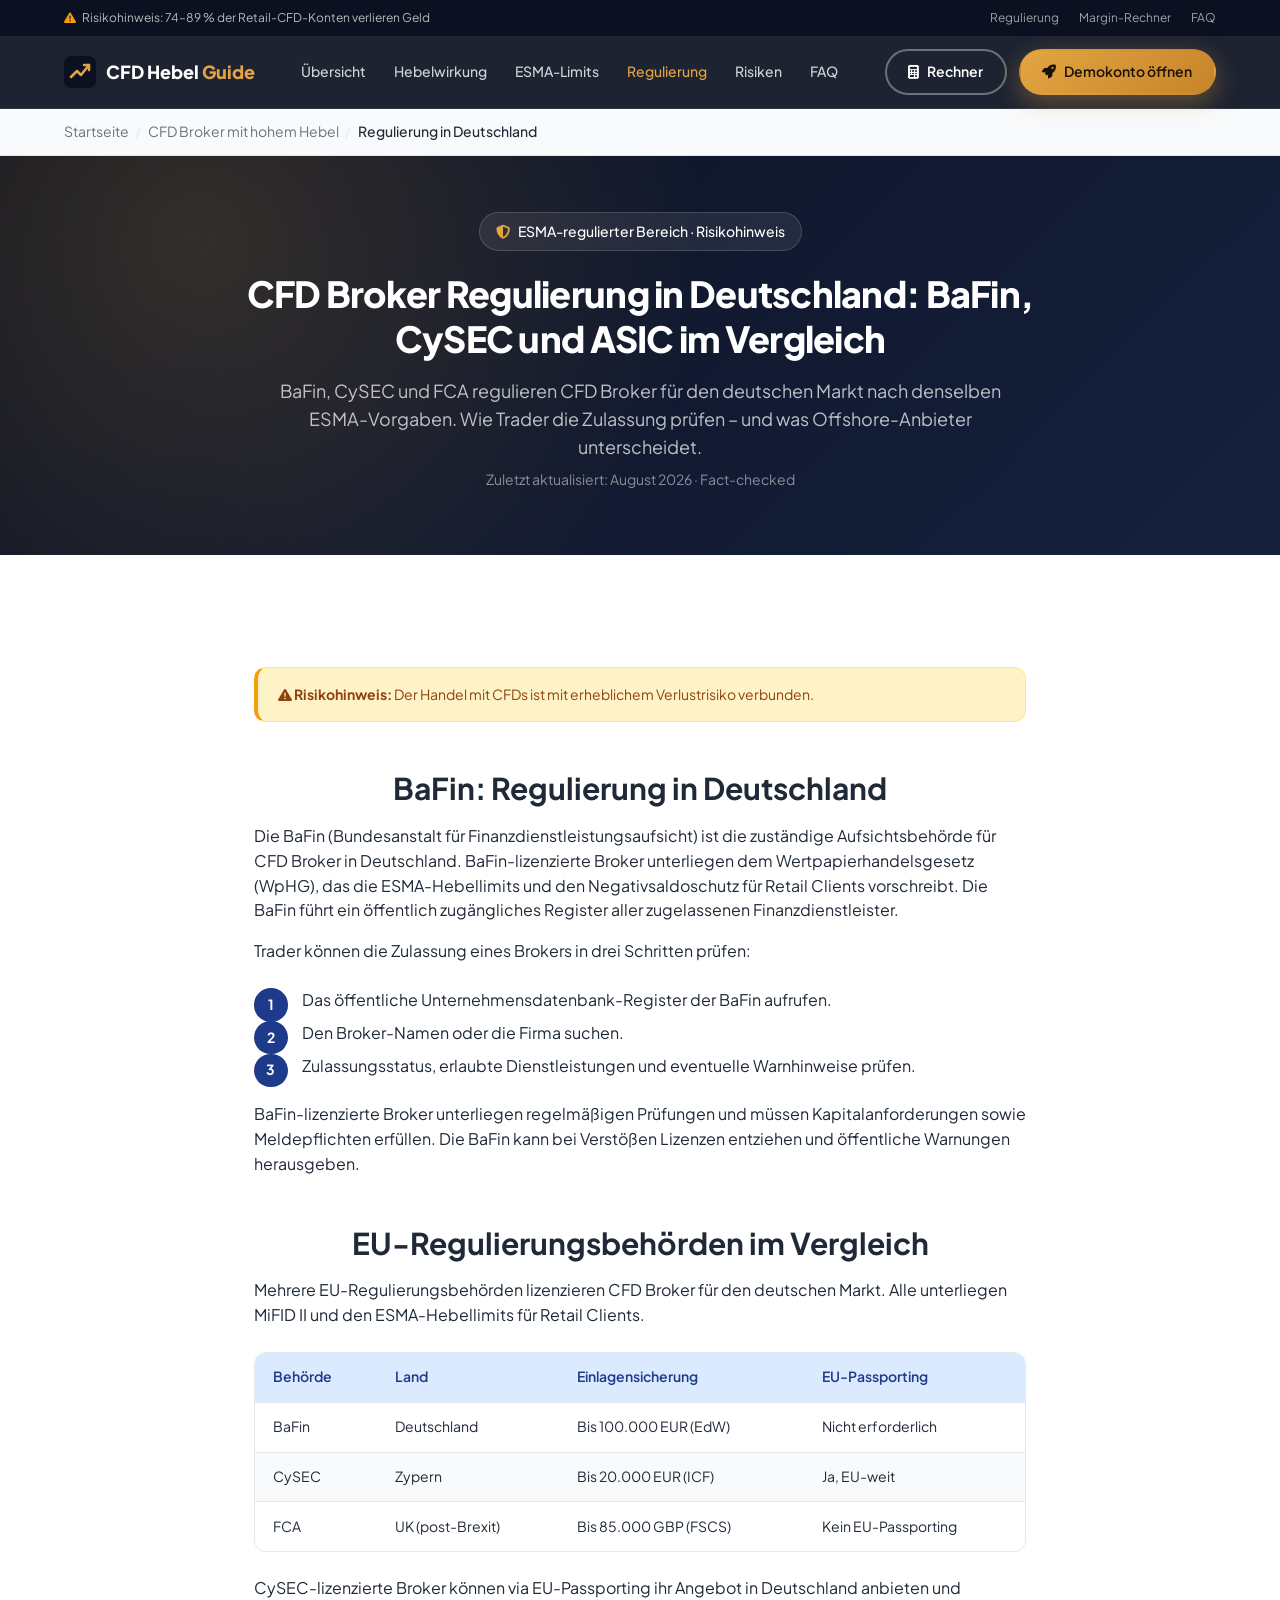
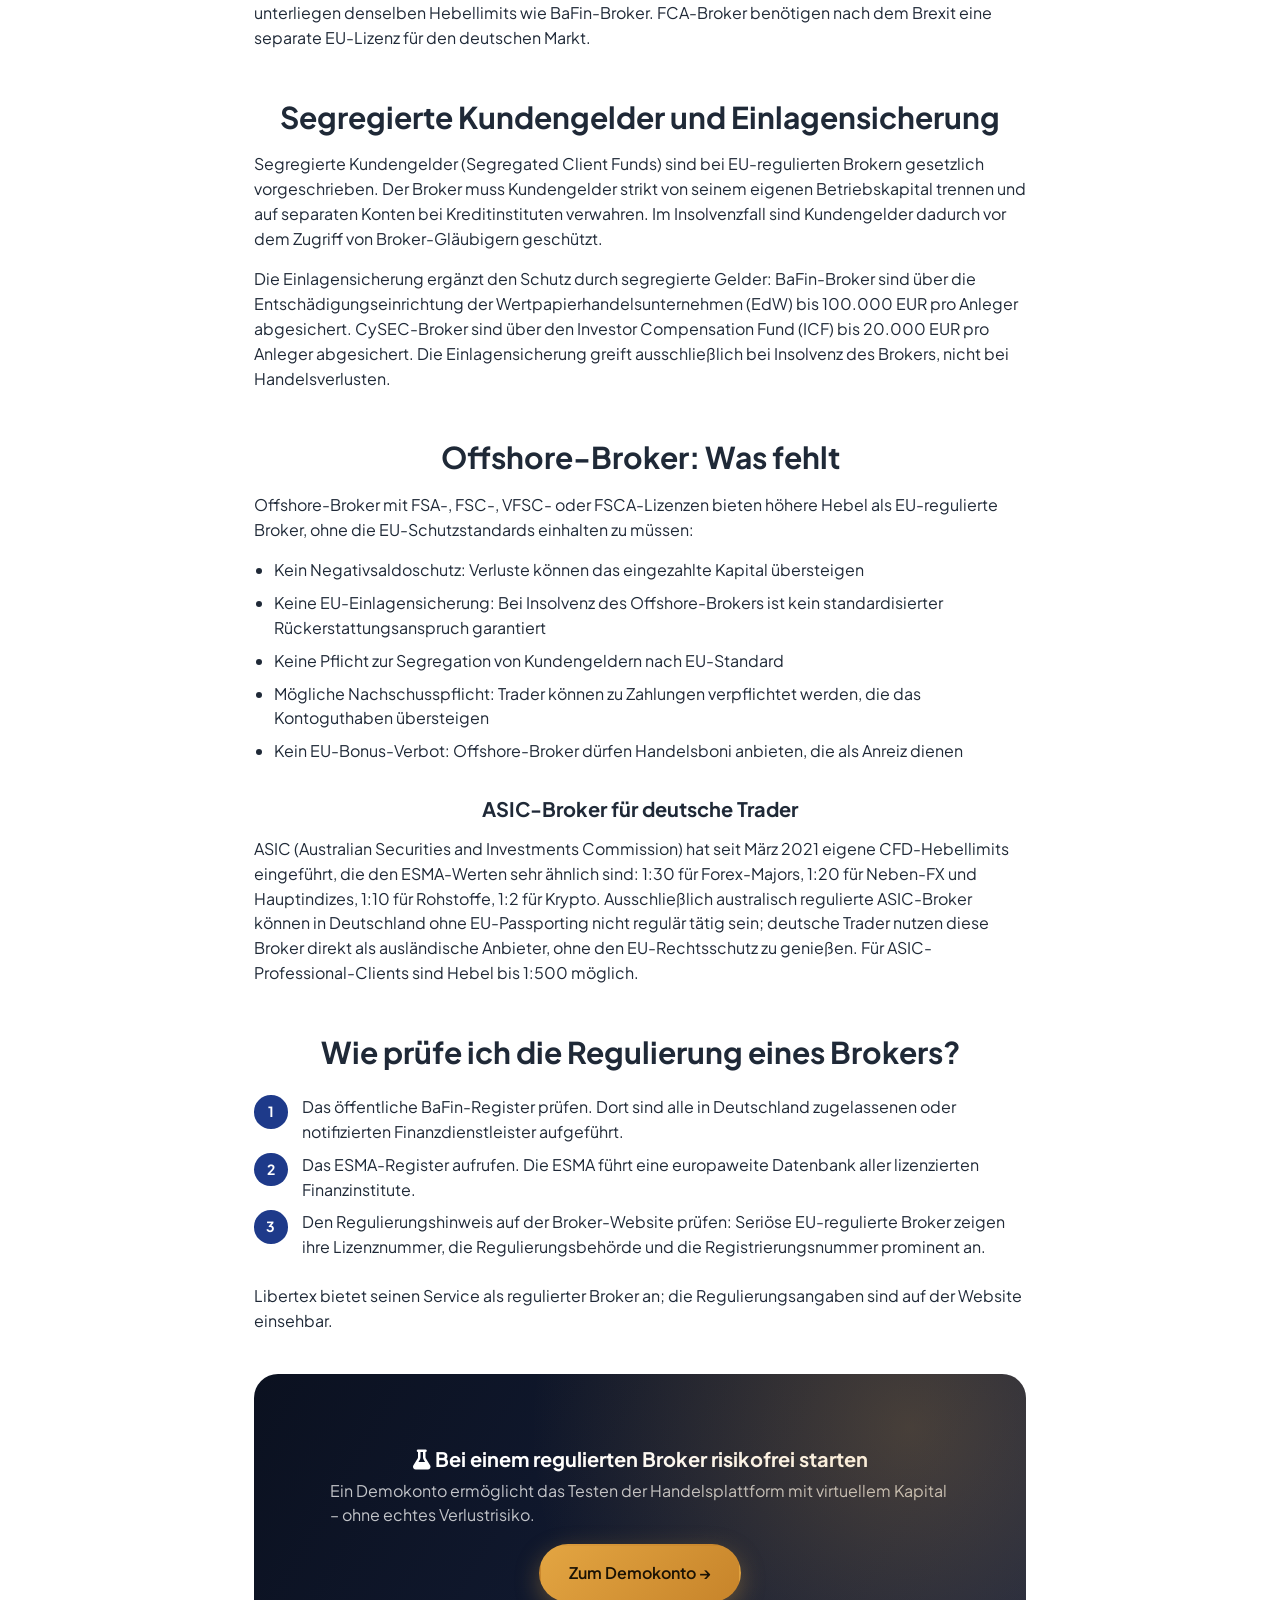
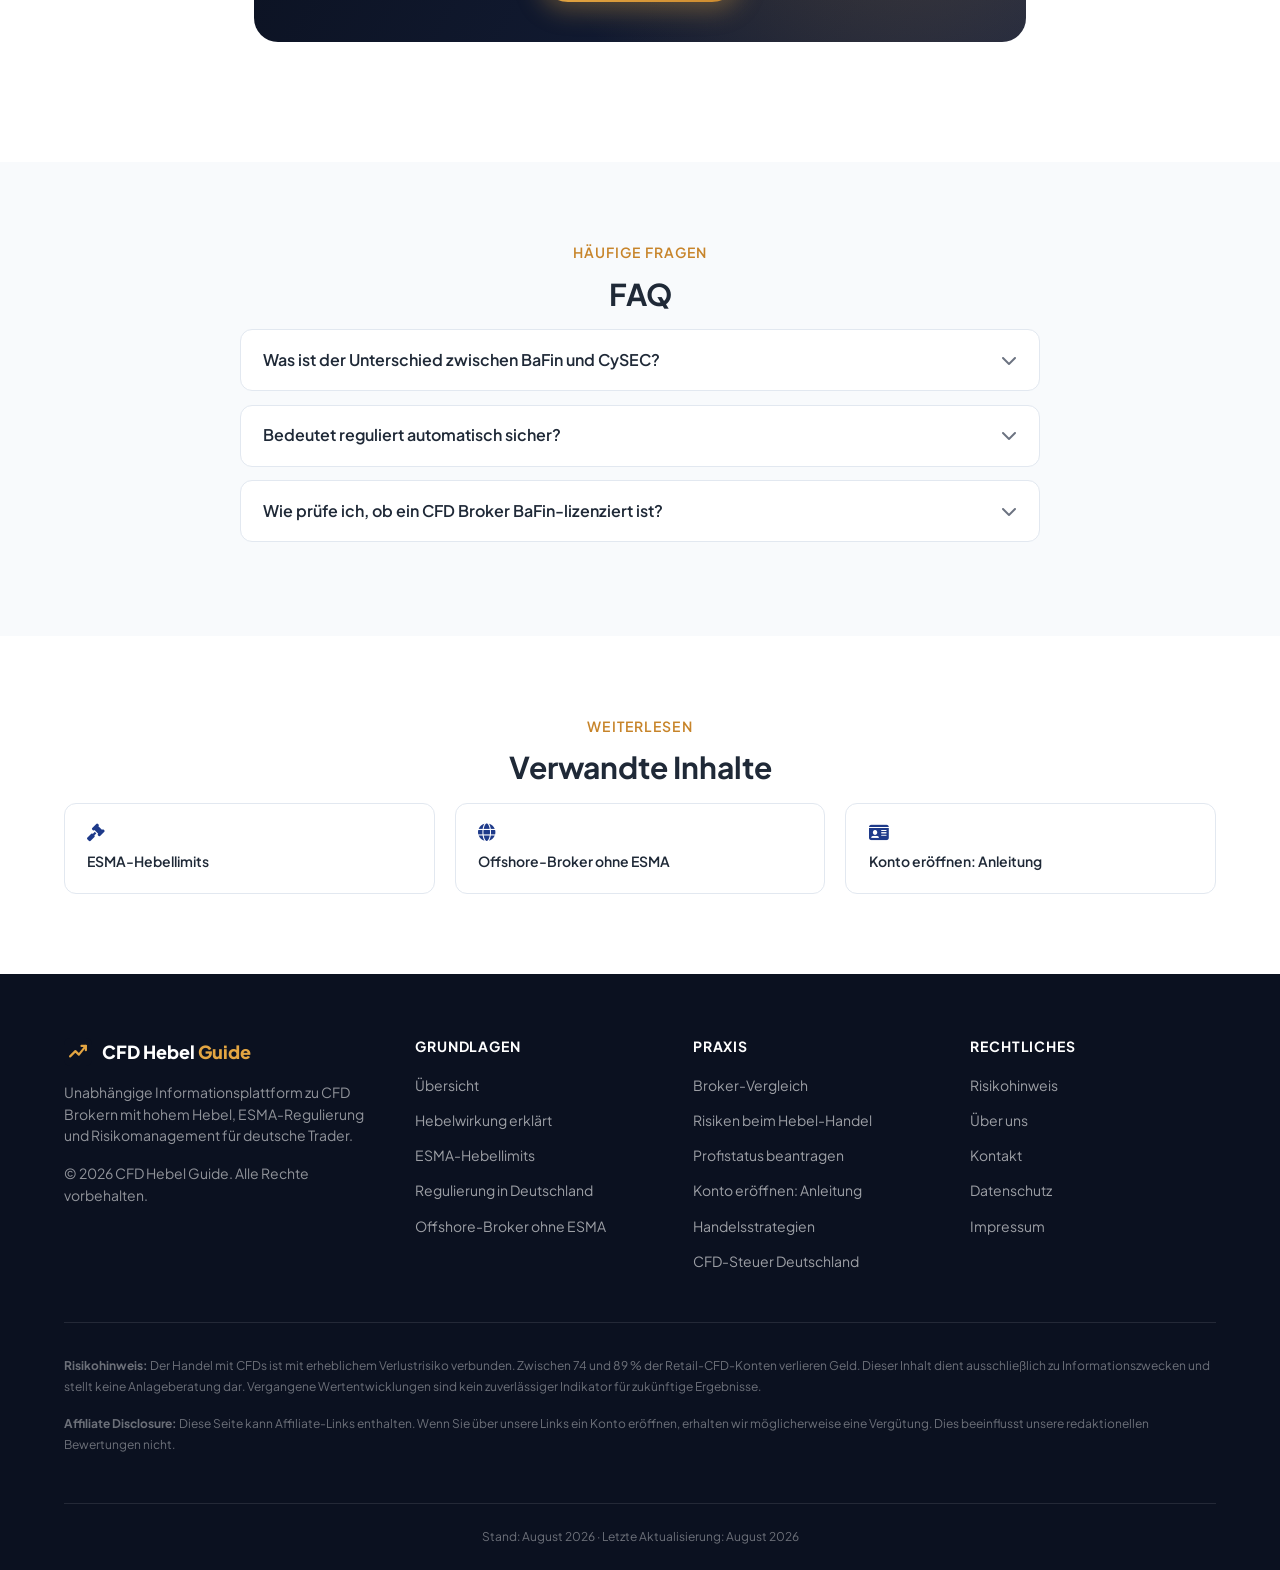
<file: cfd-broker-regulierung-deutschland.html>
<!DOCTYPE html>
<html lang="de">
<head>
<!-- Google tag (gtag.js) -->
<script async src="https://www.googletagmanager.com/gtag/js?id=G-6BJTG5KVPS"></script>
<script>
  window.dataLayer = window.dataLayer || [];
  function gtag(){dataLayer.push(arguments);}
  gtag('js', new Date());

  gtag('config', 'G-6BJTG5KVPS');
</script>
<meta charset="UTF-8">
<meta name="viewport" content="width=device-width, initial-scale=1.0">
<title>CFD Broker Regulierung Deutschland 2026: BaFin, CySEC, ASIC</title>
<meta name="description" content="Wie CFD Broker in Deutschland reguliert werden: BaFin-Zulassung prüfen, CySEC-Passporting, Einlagensicherung (EdW/ICF) und was bei Offshore-Brokern fehlt.">
<link rel="canonical" href="https://cfd-hebel-guide.de/cfd-broker-regulierung-deutschland.html"/>
<link rel="icon" type="image/svg+xml" href="/favicon.svg">
<link rel="preconnect" href="https://fonts.googleapis.com">
<link rel="preconnect" href="https://fonts.gstatic.com" crossorigin>
<link href="https://fonts.googleapis.com/css2?family=Plus+Jakarta+Sans:wght@400;500;600;700;800&display=swap" rel="stylesheet">
<link rel="stylesheet" href="https://cdnjs.cloudflare.com/ajax/libs/font-awesome/6.5.1/css/all.min.css">
<link rel="stylesheet" href="/style.css">
<script type="application/ld+json">
{
  "@context": "https://schema.org",
  "@type": "Organization",
  "name": "CFD-Hebel-Guide",
  "url": "https://cfd-hebel-guide.de/",
  "description": "Unabhängige Informationsplattform zu CFD Brokern mit hohem Hebel, ESMA-Regulierung und Risiken für deutsche Trader.",
  "inLanguage": "de",
  "foundingDate": "2026",
  "areaServed": "DE"
}
</script>
<script type="application/ld+json">
{
  "@context": "https://schema.org",
  "@type": "WebPage",
  "name": "CFD Broker Regulierung in Deutschland: BaFin, CySEC und ASIC im Vergleich",
  "url": "https://cfd-hebel-guide.de/cfd-broker-regulierung-deutschland",
  "description": "Wie CFD Broker in Deutschland reguliert werden: BaFin-Zulassung prüfen, CySEC-Passporting, Einlagensicherung (EdW/ICF) und was bei Offshore-Brokern fehlt.",
  "inLanguage": "de",
  "datePublished": "2026-01-01",
  "dateModified": "2026-08-28",
  "author": { "@type": "Organization", "name": "CFD-Hebel-Guide" },
  "publisher": { "@type": "Organization", "name": "CFD-Hebel-Guide" }
}
</script>
<script type="application/ld+json">
{
  "@context": "https://schema.org",
  "@type": "BreadcrumbList",
  "itemListElement": [
    { "@type": "ListItem", "position": 1, "name": "Startseite", "item": "https://cfd-hebel-guide.de/index.html" },
    { "@type": "ListItem", "position": 2, "name": "CFD Broker mit hohem Hebel", "item": "https://cfd-hebel-guide.de/index.html" },
    { "@type": "ListItem", "position": 3, "name": "Regulierung in Deutschland", "item": "undefined" }
  ]
}
</script>
<script type="application/ld+json">
{
  "@context": "https://schema.org",
  "@type": "FAQPage",
  "mainEntity": [
    {
      "@type": "Question",
      "name": "Was ist der Unterschied zwischen BaFin und CySEC?",
      "acceptedAnswer": { "@type": "Answer", "text": "BaFin ist die deutsche Bundesbehörde für Finanzdienstleistungsaufsicht; CySEC ist die zyprische Wertpapieraufsichtsbehörde. Beide regulieren CFD Broker nach MiFID II mit denselben ESMA-Hebellimits. BaFin-Broker bieten Einlagensicherung bis 100.000 EUR (EdW); CySEC-Broker bis 20.000 EUR (ICF)." }
    },
    {
      "@type": "Question",
      "name": "Bedeutet reguliert automatisch sicher?",
      "acceptedAnswer": { "@type": "Answer", "text": "Eine Regulierung durch BaFin, CySEC oder eine andere anerkannte Behörde schützt Trader vor bestimmten Broker-Risiken und gewährt Retail Clients Negativsaldoschutz. Sie schützt nicht vor Handelsverlusten; laut ESMA verlieren zwischen 74 und 89 % der Retail-CFD-Konten Geld." }
    },
    {
      "@type": "Question",
      "name": "Wie prüfe ich, ob ein CFD Broker BaFin-lizenziert ist?",
      "acceptedAnswer": { "@type": "Answer", "text": "Das öffentliche Unternehmensregister der BaFin ist kostenlos zugänglich. Eine Suche nach dem Broker-Namen zeigt Zulassungsstatus, erlaubte Dienstleistungen und eventuelle BaFin-Warnungen an." }
    }
  ]
}
</script>
</head>
<body>
<div class="top-bar">
  <div class="container">
    <div class="top-bar-msg"><i class="fas fa-triangle-exclamation"></i> Risikohinweis: 74–89 % der Retail-CFD-Konten verlieren Geld</div>
    <div class="top-bar-links">
      <a href="/index.html#regulierung">Regulierung</a>
      <a href="/index.html#rechner">Margin-Rechner</a>
      <a href="/index.html#faq">FAQ</a>
    </div>
  </div>
</div>
<header class="site-header">
  <div class="container nav-row">
    <a href="/index.html" class="logo">
      <svg viewBox="0 0 64 64" xmlns="http://www.w3.org/2000/svg"><rect width="64" height="64" rx="14" fill="#0B1120"/><path d="M14 42 L26 30 L34 38 L50 18" stroke="#E3A542" stroke-width="5" stroke-linecap="round" stroke-linejoin="round" fill="none"/><path d="M40 18 H50 V28" stroke="#E3A542" stroke-width="5" stroke-linecap="round" stroke-linejoin="round" fill="none"/></svg>
      <span>CFD Hebel <span class="logo-accent">Guide</span></span>
    </a>
    <button class="nav-toggle" aria-label="Menü öffnen" aria-expanded="false"><i class="fas fa-bars"></i></button>
    <nav class="main-nav">
      <a href="/index.html">Übersicht</a>
        <a href="/hebelwirkung-cfd-erklaert.html">Hebelwirkung</a>
        <a href="/esma-hebel-limits-deutschland.html">ESMA-Limits</a>
        <a href="/cfd-broker-regulierung-deutschland.html" class="active">Regulierung</a>
        <a href="/risiken-cfd-handel-hebel.html">Risiken</a>
        <a href="/index.html#faq">FAQ</a>
    </nav>
    <div class="header-actions">
      <a href="/index.html#rechner" class="btn btn-secondary btn-sm hide-mobile"><i class="fas fa-calculator"></i> <span class="hide-mobile">Rechner</span></a>
      <a href="https://libertex.com/de/" target="_blank" rel="noopener noreferrer" class="btn btn-primary btn-sm"><i class="fas fa-rocket"></i> Demokonto öffnen</a>
    </div>
  </div>
</header>
<nav class="breadcrumb-bar" aria-label="Breadcrumb">
  <div class="container">
    <ol>
      <li><a href="/index.html">Startseite</a></li>
      <li><a href="/index.html">CFD Broker mit hohem Hebel</a></li>
      <li aria-current="page">Regulierung in Deutschland</li>
    </ol>
  </div>
</nav>
<main>
  <section class="page-hero">
    <div class="container">
      <span class="badge"><i class="fas fa-shield-halved"></i> ESMA-regulierter Bereich · Risikohinweis</span>
      <h1>CFD Broker Regulierung in Deutschland: BaFin, CySEC und ASIC im Vergleich</h1>
      <p class="lead" style="text-align:center;margin:0 auto;">BaFin, CySEC und FCA regulieren CFD Broker für den deutschen Markt nach denselben ESMA-Vorgaben. Wie Trader die Zulassung prüfen – und was Offshore-Anbieter unterscheidet.</p>
      <p class="meta-line">Zuletzt aktualisiert: August 2026 · Fact-checked</p>
    </div>
  </section>

  <section>
    <div class="container article-content">
      <div class="risk-box compact">
        <p><i class="fas fa-triangle-exclamation"></i> <strong>Risikohinweis:</strong> Der Handel mit CFDs ist mit erheblichem Verlustrisiko verbunden.</p>
      </div>

      
      <h2>BaFin: Regulierung in Deutschland</h2>
      <p>Die BaFin (Bundesanstalt für Finanzdienstleistungsaufsicht) ist die zuständige Aufsichtsbehörde für CFD Broker in Deutschland. BaFin-lizenzierte Broker unterliegen dem Wertpapierhandelsgesetz (WpHG), das die ESMA-Hebellimits und den Negativsaldoschutz für Retail Clients vorschreibt. Die BaFin führt ein öffentlich zugängliches Register aller zugelassenen Finanzdienstleister.</p>
      <p>Trader können die Zulassung eines Brokers in drei Schritten prüfen:</p>
      <ol class="step-list">
        <li>Das öffentliche Unternehmensdatenbank-Register der BaFin aufrufen.</li>
        <li>Den Broker-Namen oder die Firma suchen.</li>
        <li>Zulassungsstatus, erlaubte Dienstleistungen und eventuelle Warnhinweise prüfen.</li>
      </ol>
      <p>BaFin-lizenzierte Broker unterliegen regelmäßigen Prüfungen und müssen Kapitalanforderungen sowie Meldepflichten erfüllen. Die BaFin kann bei Verstößen Lizenzen entziehen und öffentliche Warnungen herausgeben.</p>

      <h2>EU-Regulierungsbehörden im Vergleich</h2>
      <p>Mehrere EU-Regulierungsbehörden lizenzieren CFD Broker für den deutschen Markt. Alle unterliegen MiFID II und den ESMA-Hebellimits für Retail Clients.</p>
      <div class="table-responsive">
        <table class="data-table">
          <thead><tr><th>Behörde</th><th>Land</th><th>Einlagensicherung</th><th>EU-Passporting</th></tr></thead>
          <tbody>
          <tr><td>BaFin</td><td>Deutschland</td><td>Bis 100.000 EUR (EdW)</td><td>Nicht erforderlich</td></tr>
          <tr><td>CySEC</td><td>Zypern</td><td>Bis 20.000 EUR (ICF)</td><td>Ja, EU-weit</td></tr>
          <tr><td>FCA</td><td>UK (post-Brexit)</td><td>Bis 85.000 GBP (FSCS)</td><td>Kein EU-Passporting</td></tr>
          </tbody>
        </table>
      </div>
      <p>CySEC-lizenzierte Broker können via EU-Passporting ihr Angebot in Deutschland anbieten und unterliegen denselben Hebellimits wie BaFin-Broker. FCA-Broker benötigen nach dem Brexit eine separate EU-Lizenz für den deutschen Markt.</p>

      <h2>Segregierte Kundengelder und Einlagensicherung</h2>
      <p>Segregierte Kundengelder (Segregated Client Funds) sind bei EU-regulierten Brokern gesetzlich vorgeschrieben. Der Broker muss Kundengelder strikt von seinem eigenen Betriebskapital trennen und auf separaten Konten bei Kreditinstituten verwahren. Im Insolvenzfall sind Kundengelder dadurch vor dem Zugriff von Broker-Gläubigern geschützt.</p>
      <p>Die Einlagensicherung ergänzt den Schutz durch segregierte Gelder: BaFin-Broker sind über die Entschädigungseinrichtung der Wertpapierhandelsunternehmen (EdW) bis 100.000 EUR pro Anleger abgesichert. CySEC-Broker sind über den Investor Compensation Fund (ICF) bis 20.000 EUR pro Anleger abgesichert. Die Einlagensicherung greift ausschließlich bei Insolvenz des Brokers, nicht bei Handelsverlusten.</p>

      <h2>Offshore-Broker: Was fehlt</h2>
      <p>Offshore-Broker mit FSA-, FSC-, VFSC- oder FSCA-Lizenzen bieten höhere Hebel als EU-regulierte Broker, ohne die EU-Schutzstandards einhalten zu müssen:</p>
      <ul>
        <li>Kein Negativsaldoschutz: Verluste können das eingezahlte Kapital übersteigen</li>
        <li>Keine EU-Einlagensicherung: Bei Insolvenz des Offshore-Brokers ist kein standardisierter Rückerstattungsanspruch garantiert</li>
        <li>Keine Pflicht zur Segregation von Kundengeldern nach EU-Standard</li>
        <li>Mögliche Nachschusspflicht: Trader können zu Zahlungen verpflichtet werden, die das Kontoguthaben übersteigen</li>
        <li>Kein EU-Bonus-Verbot: Offshore-Broker dürfen Handelsboni anbieten, die als Anreiz dienen</li>
      </ul>

      <h3>ASIC-Broker für deutsche Trader</h3>
      <p>ASIC (Australian Securities and Investments Commission) hat seit März 2021 eigene CFD-Hebellimits eingeführt, die den ESMA-Werten sehr ähnlich sind: 1:30 für Forex-Majors, 1:20 für Neben-FX und Hauptindizes, 1:10 für Rohstoffe, 1:2 für Krypto. Ausschließlich australisch regulierte ASIC-Broker können in Deutschland ohne EU-Passporting nicht regulär tätig sein; deutsche Trader nutzen diese Broker direkt als ausländische Anbieter, ohne den EU-Rechtsschutz zu genießen. Für ASIC-Professional-Clients sind Hebel bis 1:500 möglich.</p>

      <h2>Wie prüfe ich die Regulierung eines Brokers?</h2>
      <ol class="step-list">
        <li>Das öffentliche BaFin-Register prüfen. Dort sind alle in Deutschland zugelassenen oder notifizierten Finanzdienstleister aufgeführt.</li>
        <li>Das ESMA-Register aufrufen. Die ESMA führt eine europaweite Datenbank aller lizenzierten Finanzinstitute.</li>
        <li>Den Regulierungshinweis auf der Broker-Website prüfen: Seriöse EU-regulierte Broker zeigen ihre Lizenznummer, die Regulierungsbehörde und die Registrierungsnummer prominent an.</li>
      </ol>
      <p><a href="https://libertex.com/de/" target="_blank" rel="noopener noreferrer">Libertex</a> bietet seinen Service als regulierter Broker an; die Regulierungsangaben sind auf der Website einsehbar.</p>
  

      <div class="cta-block">
  <h3><i class="fas fa-flask"></i> Bei einem regulierten Broker risikofrei starten</h3>
  <p>Ein Demokonto ermöglicht das Testen der Handelsplattform mit virtuellem Kapital – ohne echtes Verlustrisiko.</p>
  <a href="https://libertex.com/de/" target="_blank" rel="noopener noreferrer" class="btn btn-primary">Zum Demokonto →</a>
</div>
    </div>
  </section>

  <section id="faq" class="alt">
  <div class="container">
    <span class="section-eyebrow">Häufige Fragen</span>
    <h2>FAQ</h2>
    <div class="faq-list">
      <details class="faq-item">
        <summary>Was ist der Unterschied zwischen BaFin und CySEC?</summary>
        <div class="faq-answer">BaFin ist die deutsche Bundesbehörde für Finanzdienstleistungsaufsicht; CySEC ist die zyprische Wertpapieraufsichtsbehörde. Beide regulieren CFD Broker nach MiFID II mit denselben ESMA-Hebellimits. BaFin-Broker bieten Einlagensicherung bis 100.000 EUR (EdW); CySEC-Broker bis 20.000 EUR (ICF).</div>
      </details>
      <details class="faq-item">
        <summary>Bedeutet reguliert automatisch sicher?</summary>
        <div class="faq-answer">Eine Regulierung durch BaFin, CySEC oder eine andere anerkannte Behörde schützt Trader vor bestimmten Broker-Risiken und gewährt Retail Clients Negativsaldoschutz. Sie schützt nicht vor Handelsverlusten; laut ESMA verlieren zwischen 74 und 89 % der Retail-CFD-Konten Geld.</div>
      </details>
      <details class="faq-item">
        <summary>Wie prüfe ich, ob ein CFD Broker BaFin-lizenziert ist?</summary>
        <div class="faq-answer">Das öffentliche Unternehmensregister der BaFin ist kostenlos zugänglich. Eine Suche nach dem Broker-Namen zeigt Zulassungsstatus, erlaubte Dienstleistungen und eventuelle BaFin-Warnungen an.</div>
      </details>
    </div>
  </div>
</section>

  <section>
  <div class="container">
    <span class="section-eyebrow">Weiterlesen</span>
    <h2>Verwandte Inhalte</h2>
    <div class="related-grid">
      <a href="/esma-hebel-limits-deutschland.html" class="related-card"><i class="fas fa-gavel"></i><span class="related-title">ESMA-Hebellimits</span></a>
      <a href="/offshore-cfd-broker-ohne-esma.html" class="related-card"><i class="fas fa-globe"></i><span class="related-title">Offshore-Broker ohne ESMA</span></a>
      <a href="/cfd-konto-eroeffnen-anleitung.html" class="related-card"><i class="fas fa-id-card"></i><span class="related-title">Konto eröffnen: Anleitung</span></a>
    </div>
  </div>
</section>
</main>
<footer class="site-footer">
  <div class="container">
    <div class="footer-grid">
      <div>
        <a href="/index.html" class="logo">
          <svg viewBox="0 0 64 64" xmlns="http://www.w3.org/2000/svg" style="width:28px;height:28px;"><rect width="64" height="64" rx="14" fill="#0B1120"/><path d="M14 42 L26 30 L34 38 L50 18" stroke="#E3A542" stroke-width="5" stroke-linecap="round" stroke-linejoin="round" fill="none"/><path d="M40 18 H50 V28" stroke="#E3A542" stroke-width="5" stroke-linecap="round" stroke-linejoin="round" fill="none"/></svg>
          <span>CFD Hebel <span class="logo-accent">Guide</span></span>
        </a>
        <p>Unabhängige Informationsplattform zu CFD Brokern mit hohem Hebel, ESMA-Regulierung und Risikomanagement für deutsche Trader.</p>
        <p>© 2026 CFD Hebel Guide. Alle Rechte vorbehalten.</p>
      </div>
      <div>
        <h4>Grundlagen</h4>
        <ul>
          <li><a href="/index.html">Übersicht</a></li>
          <li><a href="/hebelwirkung-cfd-erklaert.html">Hebelwirkung erklärt</a></li>
          <li><a href="/esma-hebel-limits-deutschland.html">ESMA-Hebellimits</a></li>
          <li><a href="/cfd-broker-regulierung-deutschland.html">Regulierung in Deutschland</a></li>
          <li><a href="/offshore-cfd-broker-ohne-esma.html">Offshore-Broker ohne ESMA</a></li>
        </ul>
      </div>
      <div>
        <h4>Praxis</h4>
        <ul>
          <li><a href="/cfd-broker-vergleich-hebel.html">Broker-Vergleich</a></li>
          <li><a href="/risiken-cfd-handel-hebel.html">Risiken beim Hebel-Handel</a></li>
          <li><a href="/professioneller-trader-status-beantragen.html">Profistatus beantragen</a></li>
          <li><a href="/cfd-konto-eroeffnen-anleitung.html">Konto eröffnen: Anleitung</a></li>
          <li><a href="/cfd-handelsstrategien-hebel.html">Handelsstrategien</a></li>
          <li><a href="/cfd-steuer-deutschland.html">CFD-Steuer Deutschland</a></li>
        </ul>
      </div>
      <div>
        <h4>Rechtliches</h4>
        <ul>
          <li><a href="/index.html#risiko">Risikohinweis</a></li>
          <li><a href="/index.html#ueber">Über uns</a></li>
          <li><a href="/index.html#kontakt">Kontakt</a></li>
          <li><a href="#">Datenschutz</a></li>
          <li><a href="#">Impressum</a></li>
        </ul>
      </div>
    </div>
    <div class="footer-legal">
      <p><strong>Risikohinweis:</strong> Der Handel mit CFDs ist mit erheblichem Verlustrisiko verbunden. Zwischen 74 und 89 % der Retail-CFD-Konten verlieren Geld. Dieser Inhalt dient ausschließlich zu Informationszwecken und stellt keine Anlageberatung dar. Vergangene Wertentwicklungen sind kein zuverlässiger Indikator für zukünftige Ergebnisse.</p>
      <p><strong>Affiliate Disclosure:</strong> Diese Seite kann Affiliate-Links enthalten. Wenn Sie über unsere Links ein Konto eröffnen, erhalten wir möglicherweise eine Vergütung. Dies beeinflusst unsere redaktionellen Bewertungen nicht.</p>
    </div>
    <div class="footer-bottom">Stand: August 2026 · Letzte Aktualisierung: August 2026</div>
  </div>
</footer>
<script src="/script.js"></script>
</body>
</html>
</file>
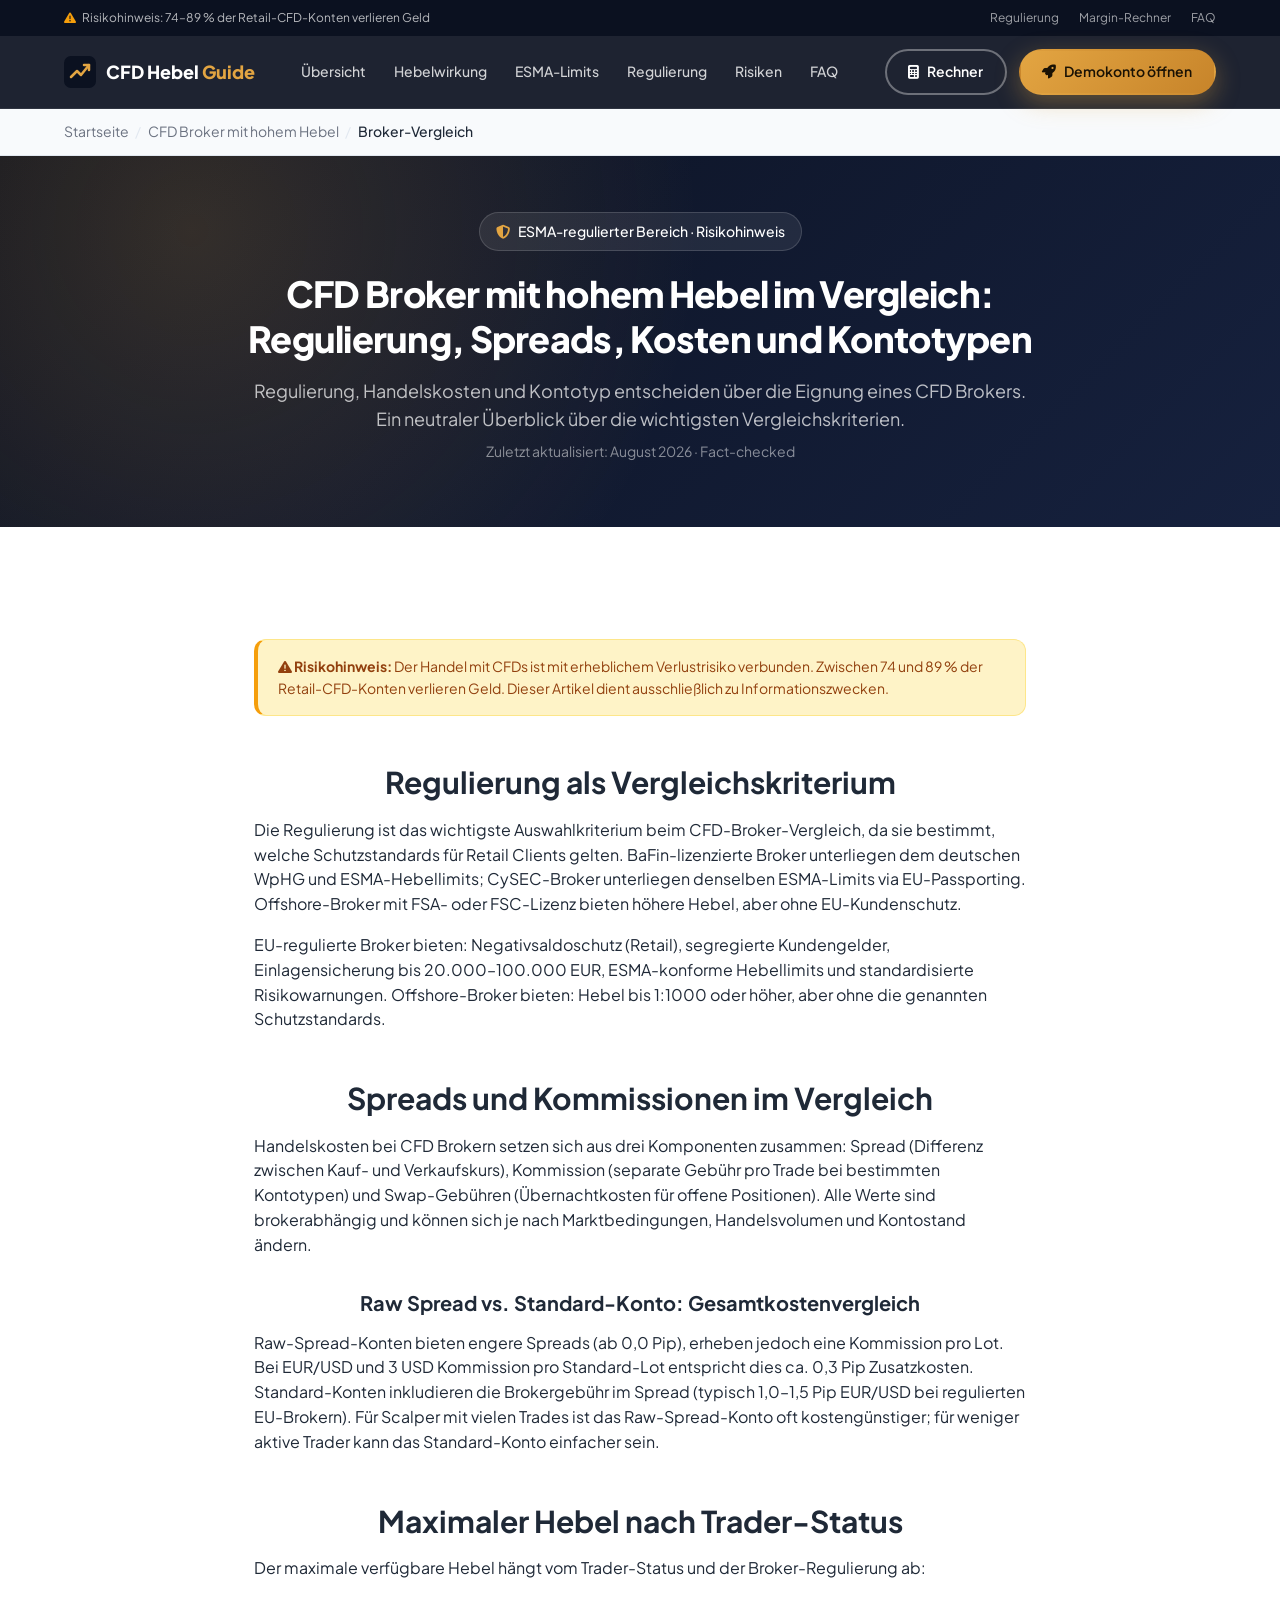
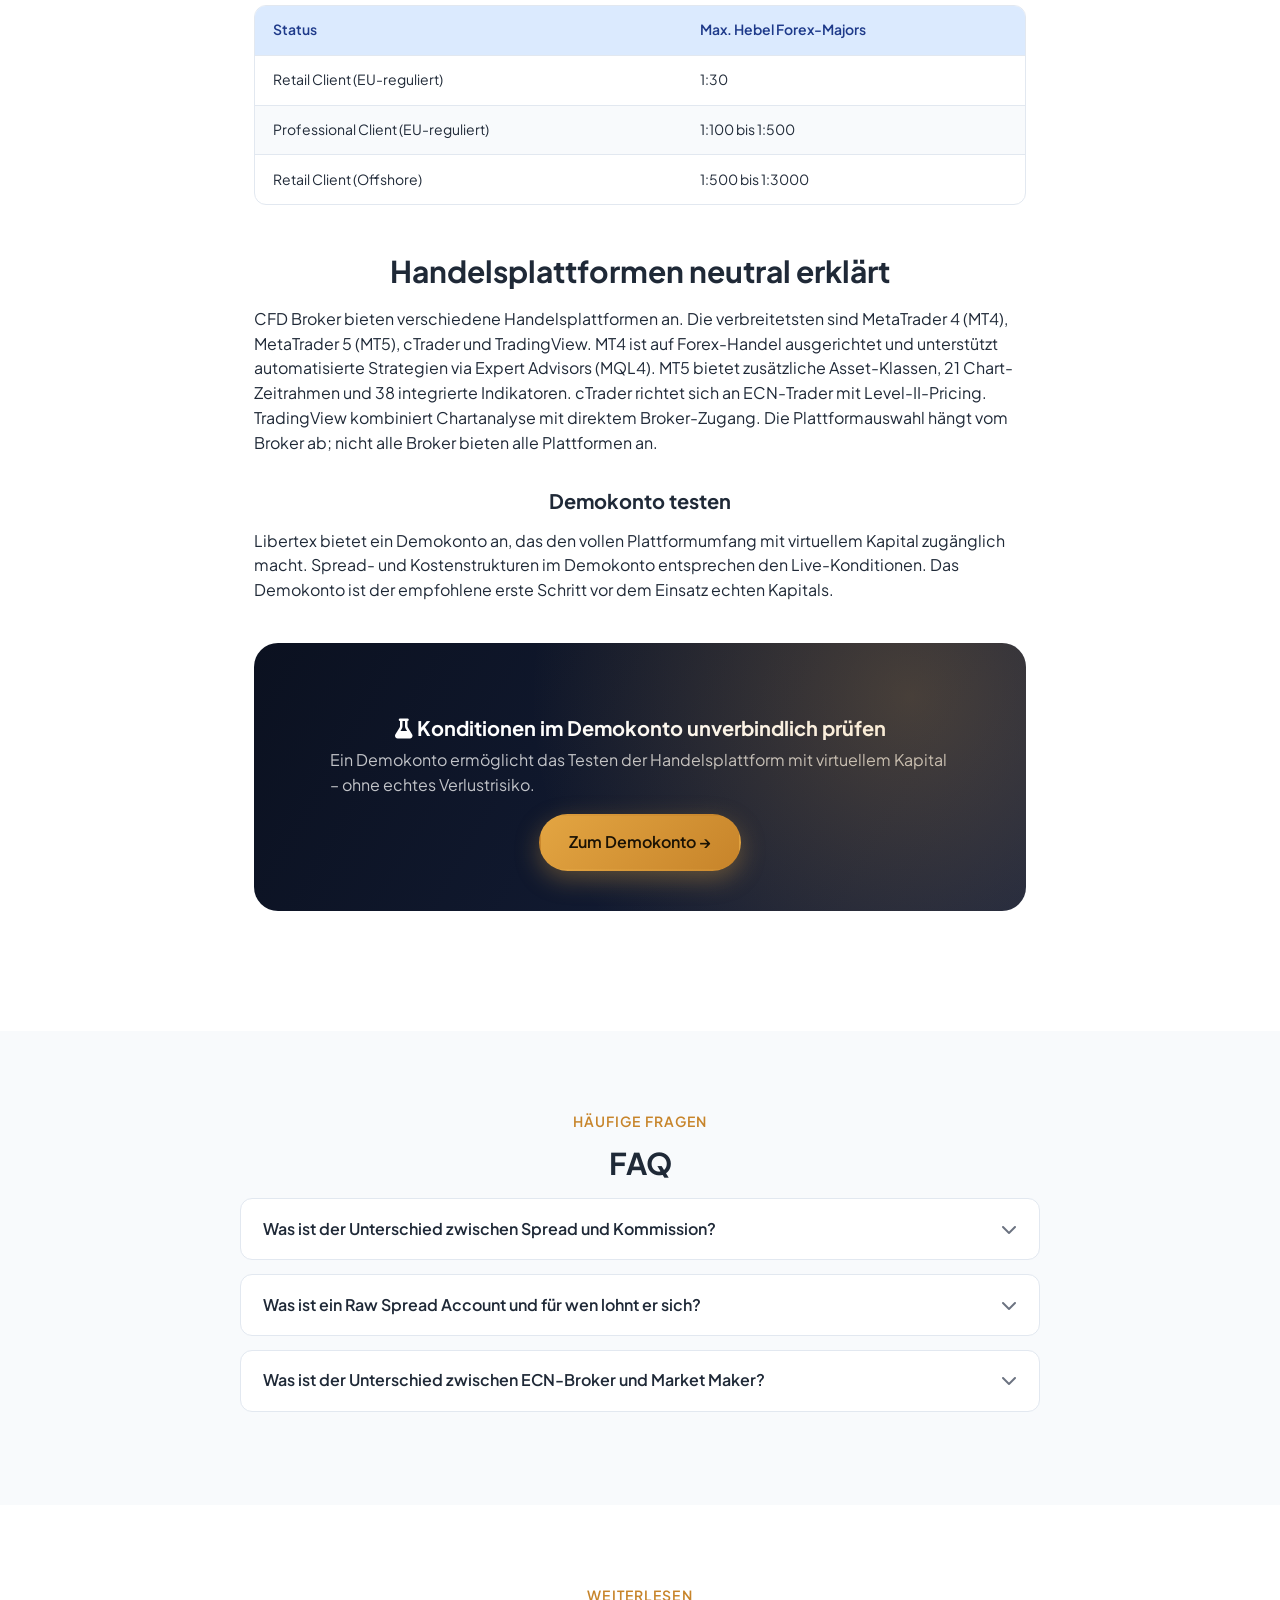
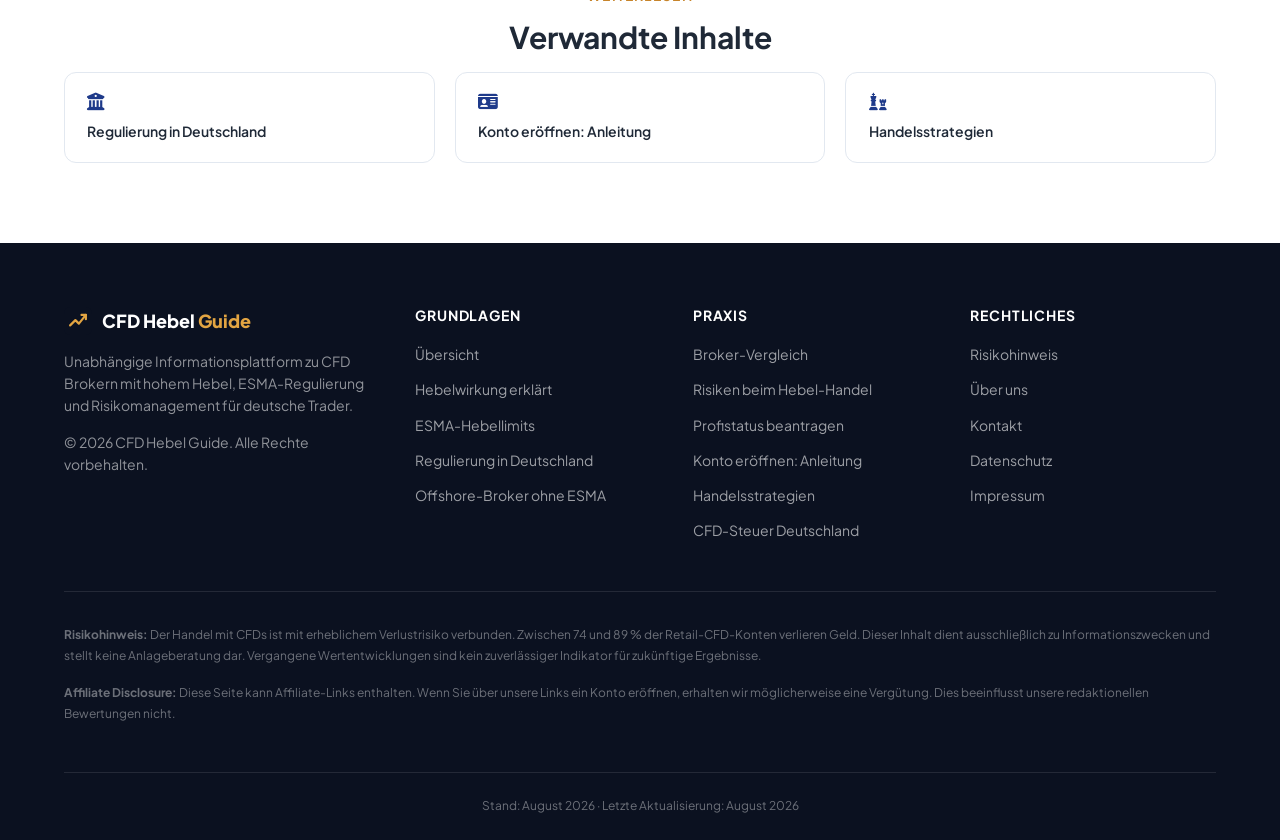
<file: cfd-broker-vergleich-hebel.html>
<!DOCTYPE html>
<html lang="de">
<head>
<!-- Google tag (gtag.js) -->
<script async src="https://www.googletagmanager.com/gtag/js?id=G-6BJTG5KVPS"></script>
<script>
  window.dataLayer = window.dataLayer || [];
  function gtag(){dataLayer.push(arguments);}
  gtag('js', new Date());

  gtag('config', 'G-6BJTG5KVPS');
</script>
<meta charset="UTF-8">
<meta name="viewport" content="width=device-width, initial-scale=1.0">
<title>CFD Broker Vergleich 2026: Hebel, Spreads, Kontotypen</title>
<meta name="description" content="CFD Broker im Vergleich: Regulierung als wichtigstes Kriterium, Spreads & Kommissionen, maximaler Hebel nach Trader-Status und die gängigen Handelsplattformen.">
<link rel="canonical" href="https://cfd-hebel-guide.de/cfd-broker-vergleich-hebel.html"/>
<link rel="icon" type="image/svg+xml" href="/favicon.svg">
<link rel="preconnect" href="https://fonts.googleapis.com">
<link rel="preconnect" href="https://fonts.gstatic.com" crossorigin>
<link href="https://fonts.googleapis.com/css2?family=Plus+Jakarta+Sans:wght@400;500;600;700;800&display=swap" rel="stylesheet">
<link rel="stylesheet" href="https://cdnjs.cloudflare.com/ajax/libs/font-awesome/6.5.1/css/all.min.css">
<link rel="stylesheet" href="/style.css">
<script type="application/ld+json">
{
  "@context": "https://schema.org",
  "@type": "Organization",
  "name": "CFD-Hebel-Guide",
  "url": "https://cfd-hebel-guide.de/",
  "description": "Unabhängige Informationsplattform zu CFD Brokern mit hohem Hebel, ESMA-Regulierung und Risiken für deutsche Trader.",
  "inLanguage": "de",
  "foundingDate": "2026",
  "areaServed": "DE"
}
</script>
<script type="application/ld+json">
{
  "@context": "https://schema.org",
  "@type": "WebPage",
  "name": "CFD Broker mit hohem Hebel im Vergleich: Regulierung, Spreads, Kosten und Kontotypen",
  "url": "https://cfd-hebel-guide.de/cfd-broker-vergleich-hebel",
  "description": "CFD Broker im Vergleich: Regulierung als wichtigstes Kriterium, Spreads & Kommissionen, maximaler Hebel nach Trader-Status und die gängigen Handelsplattformen.",
  "inLanguage": "de",
  "datePublished": "2026-01-01",
  "dateModified": "2026-08-28",
  "author": { "@type": "Organization", "name": "CFD-Hebel-Guide" },
  "publisher": { "@type": "Organization", "name": "CFD-Hebel-Guide" }
}
</script>
<script type="application/ld+json">
{
  "@context": "https://schema.org",
  "@type": "BreadcrumbList",
  "itemListElement": [
    { "@type": "ListItem", "position": 1, "name": "Startseite", "item": "https://cfd-hebel-guide.de/index.html" },
    { "@type": "ListItem", "position": 2, "name": "CFD Broker mit hohem Hebel", "item": "https://cfd-hebel-guide.de/index.html" },
    { "@type": "ListItem", "position": 3, "name": "Broker-Vergleich", "item": "undefined" }
  ]
}
</script>
<script type="application/ld+json">
{
  "@context": "https://schema.org",
  "@type": "FAQPage",
  "mainEntity": [
    {
      "@type": "Question",
      "name": "Was ist der Unterschied zwischen Spread und Kommission?",
      "acceptedAnswer": { "@type": "Answer", "text": "Der Spread ist die Differenz zwischen Kauf- und Verkaufskurs und fällt bei jedem Trade an. Die Kommission ist eine separate, feste Gebühr pro Lot, die bei Raw-Spread- und ECN-Konten erhoben wird." }
    },
    {
      "@type": "Question",
      "name": "Was ist ein Raw Spread Account und für wen lohnt er sich?",
      "acceptedAnswer": { "@type": "Answer", "text": "Ein Raw Spread Account bietet den Rohspread ab 0,0 Pip zuzüglich Kommission pro Lot. Er lohnt sich für aktive Trader und Scalper, die viele Trades täglich abwickeln und von engen Spreads profitieren." }
    },
    {
      "@type": "Question",
      "name": "Was ist der Unterschied zwischen ECN-Broker und Market Maker?",
      "acceptedAnswer": { "@type": "Answer", "text": "Ein ECN-Broker leitet Orders direkt an Liquiditätsanbieter weiter und nimmt keine eigene Gegenposition ein. Ein Market Maker stellt selbst Kauf- und Verkaufskurse und nimmt die Gegenposition zum Trader ein." }
    }
  ]
}
</script>
</head>
<body>
<div class="top-bar">
  <div class="container">
    <div class="top-bar-msg"><i class="fas fa-triangle-exclamation"></i> Risikohinweis: 74–89 % der Retail-CFD-Konten verlieren Geld</div>
    <div class="top-bar-links">
      <a href="/index.html#regulierung">Regulierung</a>
      <a href="/index.html#rechner">Margin-Rechner</a>
      <a href="/index.html#faq">FAQ</a>
    </div>
  </div>
</div>
<header class="site-header">
  <div class="container nav-row">
    <a href="/index.html" class="logo">
      <svg viewBox="0 0 64 64" xmlns="http://www.w3.org/2000/svg"><rect width="64" height="64" rx="14" fill="#0B1120"/><path d="M14 42 L26 30 L34 38 L50 18" stroke="#E3A542" stroke-width="5" stroke-linecap="round" stroke-linejoin="round" fill="none"/><path d="M40 18 H50 V28" stroke="#E3A542" stroke-width="5" stroke-linecap="round" stroke-linejoin="round" fill="none"/></svg>
      <span>CFD Hebel <span class="logo-accent">Guide</span></span>
    </a>
    <button class="nav-toggle" aria-label="Menü öffnen" aria-expanded="false"><i class="fas fa-bars"></i></button>
    <nav class="main-nav">
      <a href="/index.html">Übersicht</a>
        <a href="/hebelwirkung-cfd-erklaert.html">Hebelwirkung</a>
        <a href="/esma-hebel-limits-deutschland.html">ESMA-Limits</a>
        <a href="/cfd-broker-regulierung-deutschland.html">Regulierung</a>
        <a href="/risiken-cfd-handel-hebel.html">Risiken</a>
        <a href="/index.html#faq">FAQ</a>
    </nav>
    <div class="header-actions">
      <a href="/index.html#rechner" class="btn btn-secondary btn-sm hide-mobile"><i class="fas fa-calculator"></i> <span class="hide-mobile">Rechner</span></a>
      <a href="https://libertex.com/de/" target="_blank" rel="noopener noreferrer" class="btn btn-primary btn-sm"><i class="fas fa-rocket"></i> Demokonto öffnen</a>
    </div>
  </div>
</header>
<nav class="breadcrumb-bar" aria-label="Breadcrumb">
  <div class="container">
    <ol>
      <li><a href="/index.html">Startseite</a></li>
      <li><a href="/index.html">CFD Broker mit hohem Hebel</a></li>
      <li aria-current="page">Broker-Vergleich</li>
    </ol>
  </div>
</nav>
<main>
  <section class="page-hero">
    <div class="container">
      <span class="badge"><i class="fas fa-shield-halved"></i> ESMA-regulierter Bereich · Risikohinweis</span>
      <h1>CFD Broker mit hohem Hebel im Vergleich: Regulierung, Spreads, Kosten und Kontotypen</h1>
      <p class="lead" style="text-align:center;margin:0 auto;">Regulierung, Handelskosten und Kontotyp entscheiden über die Eignung eines CFD Brokers. Ein neutraler Überblick über die wichtigsten Vergleichskriterien.</p>
      <p class="meta-line">Zuletzt aktualisiert: August 2026 · Fact-checked</p>
    </div>
  </section>

  <section>
    <div class="container article-content">
      <div class="risk-box compact">
        <p><i class="fas fa-triangle-exclamation"></i> <strong>Risikohinweis:</strong> Der Handel mit CFDs ist mit erheblichem Verlustrisiko verbunden. Zwischen 74 und 89 % der Retail-CFD-Konten verlieren Geld. Dieser Artikel dient ausschließlich zu Informationszwecken.</p>
      </div>

      
      <h2>Regulierung als Vergleichskriterium</h2>
      <p>Die Regulierung ist das wichtigste Auswahlkriterium beim CFD-Broker-Vergleich, da sie bestimmt, welche Schutzstandards für Retail Clients gelten. BaFin-lizenzierte Broker unterliegen dem deutschen WpHG und ESMA-Hebellimits; CySEC-Broker unterliegen denselben ESMA-Limits via EU-Passporting. Offshore-Broker mit FSA- oder FSC-Lizenz bieten höhere Hebel, aber ohne EU-Kundenschutz.</p>
      <p>EU-regulierte Broker bieten: Negativsaldoschutz (Retail), segregierte Kundengelder, Einlagensicherung bis 20.000–100.000 EUR, ESMA-konforme Hebellimits und standardisierte Risikowarnungen. Offshore-Broker bieten: Hebel bis 1:1000 oder höher, aber ohne die genannten Schutzstandards.</p>

      <h2>Spreads und Kommissionen im Vergleich</h2>
      <p>Handelskosten bei CFD Brokern setzen sich aus drei Komponenten zusammen: Spread (Differenz zwischen Kauf- und Verkaufskurs), Kommission (separate Gebühr pro Trade bei bestimmten Kontotypen) und Swap-Gebühren (Übernachtkosten für offene Positionen). Alle Werte sind brokerabhängig und können sich je nach Marktbedingungen, Handelsvolumen und Kontostand ändern.</p>
      <h3>Raw Spread vs. Standard-Konto: Gesamtkostenvergleich</h3>
      <p>Raw-Spread-Konten bieten engere Spreads (ab 0,0 Pip), erheben jedoch eine Kommission pro Lot. Bei EUR/USD und 3 USD Kommission pro Standard-Lot entspricht dies ca. 0,3 Pip Zusatzkosten. Standard-Konten inkludieren die Brokergebühr im Spread (typisch 1,0–1,5 Pip EUR/USD bei regulierten EU-Brokern). Für Scalper mit vielen Trades ist das Raw-Spread-Konto oft kostengünstiger; für weniger aktive Trader kann das Standard-Konto einfacher sein.</p>

      <h2>Maximaler Hebel nach Trader-Status</h2>
      <p>Der maximale verfügbare Hebel hängt vom Trader-Status und der Broker-Regulierung ab:</p>
      <div class="table-responsive">
        <table class="data-table">
          <thead><tr><th>Status</th><th>Max. Hebel Forex-Majors</th></tr></thead>
          <tbody>
          <tr><td>Retail Client (EU-reguliert)</td><td>1:30</td></tr>
          <tr><td>Professional Client (EU-reguliert)</td><td>1:100 bis 1:500</td></tr>
          <tr><td>Retail Client (Offshore)</td><td>1:500 bis 1:3000</td></tr>
          </tbody>
        </table>
      </div>

      <h2>Handelsplattformen neutral erklärt</h2>
      <p>CFD Broker bieten verschiedene Handelsplattformen an. Die verbreitetsten sind MetaTrader 4 (MT4), MetaTrader 5 (MT5), cTrader und TradingView. MT4 ist auf Forex-Handel ausgerichtet und unterstützt automatisierte Strategien via Expert Advisors (MQL4). MT5 bietet zusätzliche Asset-Klassen, 21 Chart-Zeitrahmen und 38 integrierte Indikatoren. cTrader richtet sich an ECN-Trader mit Level-II-Pricing. TradingView kombiniert Chartanalyse mit direktem Broker-Zugang. Die Plattformauswahl hängt vom Broker ab; nicht alle Broker bieten alle Plattformen an.</p>

      <h3>Demokonto testen</h3>
      <p><a href="https://libertex.com/de/" target="_blank" rel="noopener noreferrer">Libertex</a> bietet ein Demokonto an, das den vollen Plattformumfang mit virtuellem Kapital zugänglich macht. Spread- und Kostenstrukturen im Demokonto entsprechen den Live-Konditionen. Das Demokonto ist der empfohlene erste Schritt vor dem Einsatz echten Kapitals.</p>
  

      <div class="cta-block">
  <h3><i class="fas fa-flask"></i> Konditionen im Demokonto unverbindlich prüfen</h3>
  <p>Ein Demokonto ermöglicht das Testen der Handelsplattform mit virtuellem Kapital – ohne echtes Verlustrisiko.</p>
  <a href="https://libertex.com/de/" target="_blank" rel="noopener noreferrer" class="btn btn-primary">Zum Demokonto →</a>
</div>
    </div>
  </section>

  <section id="faq" class="alt">
  <div class="container">
    <span class="section-eyebrow">Häufige Fragen</span>
    <h2>FAQ</h2>
    <div class="faq-list">
      <details class="faq-item">
        <summary>Was ist der Unterschied zwischen Spread und Kommission?</summary>
        <div class="faq-answer">Der Spread ist die Differenz zwischen Kauf- und Verkaufskurs und fällt bei jedem Trade an. Die Kommission ist eine separate, feste Gebühr pro Lot, die bei Raw-Spread- und ECN-Konten erhoben wird.</div>
      </details>
      <details class="faq-item">
        <summary>Was ist ein Raw Spread Account und für wen lohnt er sich?</summary>
        <div class="faq-answer">Ein Raw Spread Account bietet den Rohspread ab 0,0 Pip zuzüglich Kommission pro Lot. Er lohnt sich für aktive Trader und Scalper, die viele Trades täglich abwickeln und von engen Spreads profitieren.</div>
      </details>
      <details class="faq-item">
        <summary>Was ist der Unterschied zwischen ECN-Broker und Market Maker?</summary>
        <div class="faq-answer">Ein ECN-Broker leitet Orders direkt an Liquiditätsanbieter weiter und nimmt keine eigene Gegenposition ein. Ein Market Maker stellt selbst Kauf- und Verkaufskurse und nimmt die Gegenposition zum Trader ein.</div>
      </details>
    </div>
  </div>
</section>

  <section>
  <div class="container">
    <span class="section-eyebrow">Weiterlesen</span>
    <h2>Verwandte Inhalte</h2>
    <div class="related-grid">
      <a href="/cfd-broker-regulierung-deutschland.html" class="related-card"><i class="fas fa-building-columns"></i><span class="related-title">Regulierung in Deutschland</span></a>
      <a href="/cfd-konto-eroeffnen-anleitung.html" class="related-card"><i class="fas fa-id-card"></i><span class="related-title">Konto eröffnen: Anleitung</span></a>
      <a href="/cfd-handelsstrategien-hebel.html" class="related-card"><i class="fas fa-chess"></i><span class="related-title">Handelsstrategien</span></a>
    </div>
  </div>
</section>
</main>
<footer class="site-footer">
  <div class="container">
    <div class="footer-grid">
      <div>
        <a href="/index.html" class="logo">
          <svg viewBox="0 0 64 64" xmlns="http://www.w3.org/2000/svg" style="width:28px;height:28px;"><rect width="64" height="64" rx="14" fill="#0B1120"/><path d="M14 42 L26 30 L34 38 L50 18" stroke="#E3A542" stroke-width="5" stroke-linecap="round" stroke-linejoin="round" fill="none"/><path d="M40 18 H50 V28" stroke="#E3A542" stroke-width="5" stroke-linecap="round" stroke-linejoin="round" fill="none"/></svg>
          <span>CFD Hebel <span class="logo-accent">Guide</span></span>
        </a>
        <p>Unabhängige Informationsplattform zu CFD Brokern mit hohem Hebel, ESMA-Regulierung und Risikomanagement für deutsche Trader.</p>
        <p>© 2026 CFD Hebel Guide. Alle Rechte vorbehalten.</p>
      </div>
      <div>
        <h4>Grundlagen</h4>
        <ul>
          <li><a href="/index.html">Übersicht</a></li>
          <li><a href="/hebelwirkung-cfd-erklaert.html">Hebelwirkung erklärt</a></li>
          <li><a href="/esma-hebel-limits-deutschland.html">ESMA-Hebellimits</a></li>
          <li><a href="/cfd-broker-regulierung-deutschland.html">Regulierung in Deutschland</a></li>
          <li><a href="/offshore-cfd-broker-ohne-esma.html">Offshore-Broker ohne ESMA</a></li>
        </ul>
      </div>
      <div>
        <h4>Praxis</h4>
        <ul>
          <li><a href="/cfd-broker-vergleich-hebel.html">Broker-Vergleich</a></li>
          <li><a href="/risiken-cfd-handel-hebel.html">Risiken beim Hebel-Handel</a></li>
          <li><a href="/professioneller-trader-status-beantragen.html">Profistatus beantragen</a></li>
          <li><a href="/cfd-konto-eroeffnen-anleitung.html">Konto eröffnen: Anleitung</a></li>
          <li><a href="/cfd-handelsstrategien-hebel.html">Handelsstrategien</a></li>
          <li><a href="/cfd-steuer-deutschland.html">CFD-Steuer Deutschland</a></li>
        </ul>
      </div>
      <div>
        <h4>Rechtliches</h4>
        <ul>
          <li><a href="/index.html#risiko">Risikohinweis</a></li>
          <li><a href="/index.html#ueber">Über uns</a></li>
          <li><a href="/index.html#kontakt">Kontakt</a></li>
          <li><a href="#">Datenschutz</a></li>
          <li><a href="#">Impressum</a></li>
        </ul>
      </div>
    </div>
    <div class="footer-legal">
      <p><strong>Risikohinweis:</strong> Der Handel mit CFDs ist mit erheblichem Verlustrisiko verbunden. Zwischen 74 und 89 % der Retail-CFD-Konten verlieren Geld. Dieser Inhalt dient ausschließlich zu Informationszwecken und stellt keine Anlageberatung dar. Vergangene Wertentwicklungen sind kein zuverlässiger Indikator für zukünftige Ergebnisse.</p>
      <p><strong>Affiliate Disclosure:</strong> Diese Seite kann Affiliate-Links enthalten. Wenn Sie über unsere Links ein Konto eröffnen, erhalten wir möglicherweise eine Vergütung. Dies beeinflusst unsere redaktionellen Bewertungen nicht.</p>
    </div>
    <div class="footer-bottom">Stand: August 2026 · Letzte Aktualisierung: August 2026</div>
  </div>
</footer>
<script src="/script.js"></script>
</body>
</html>
</file>
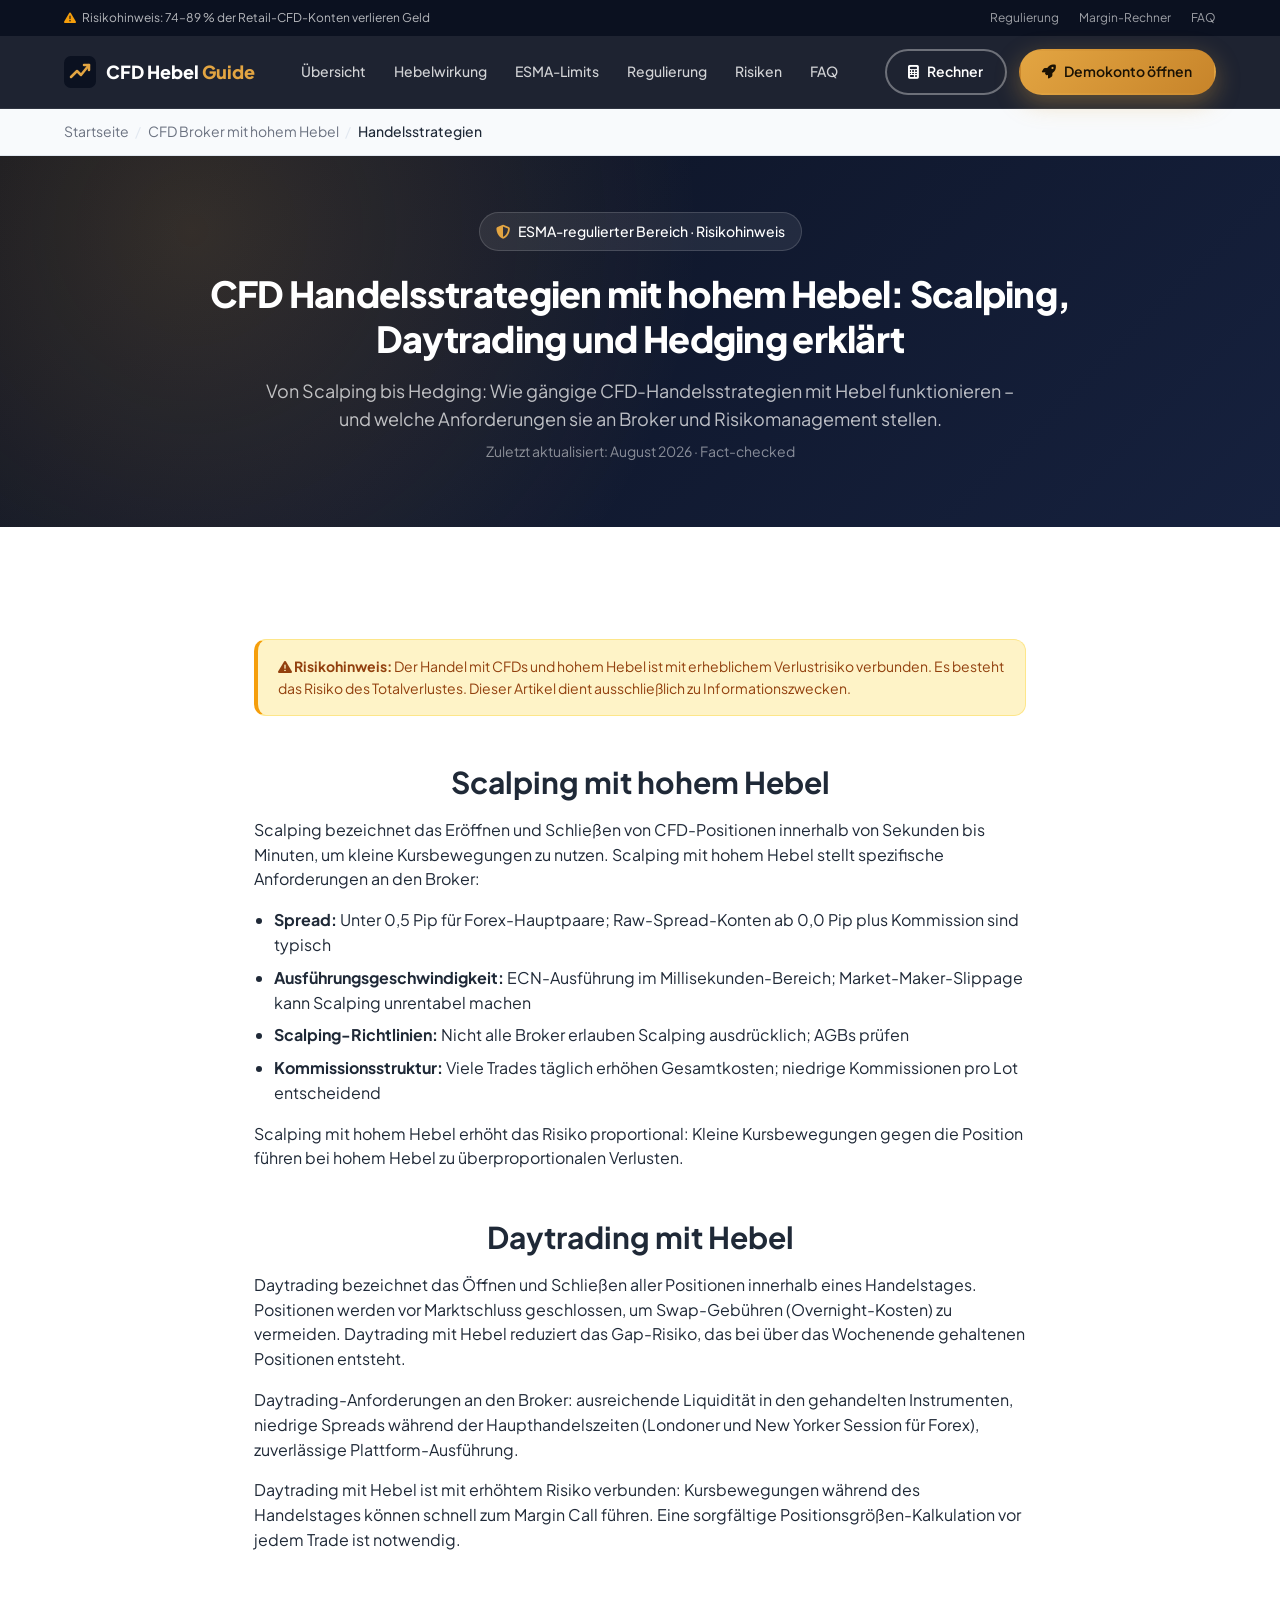
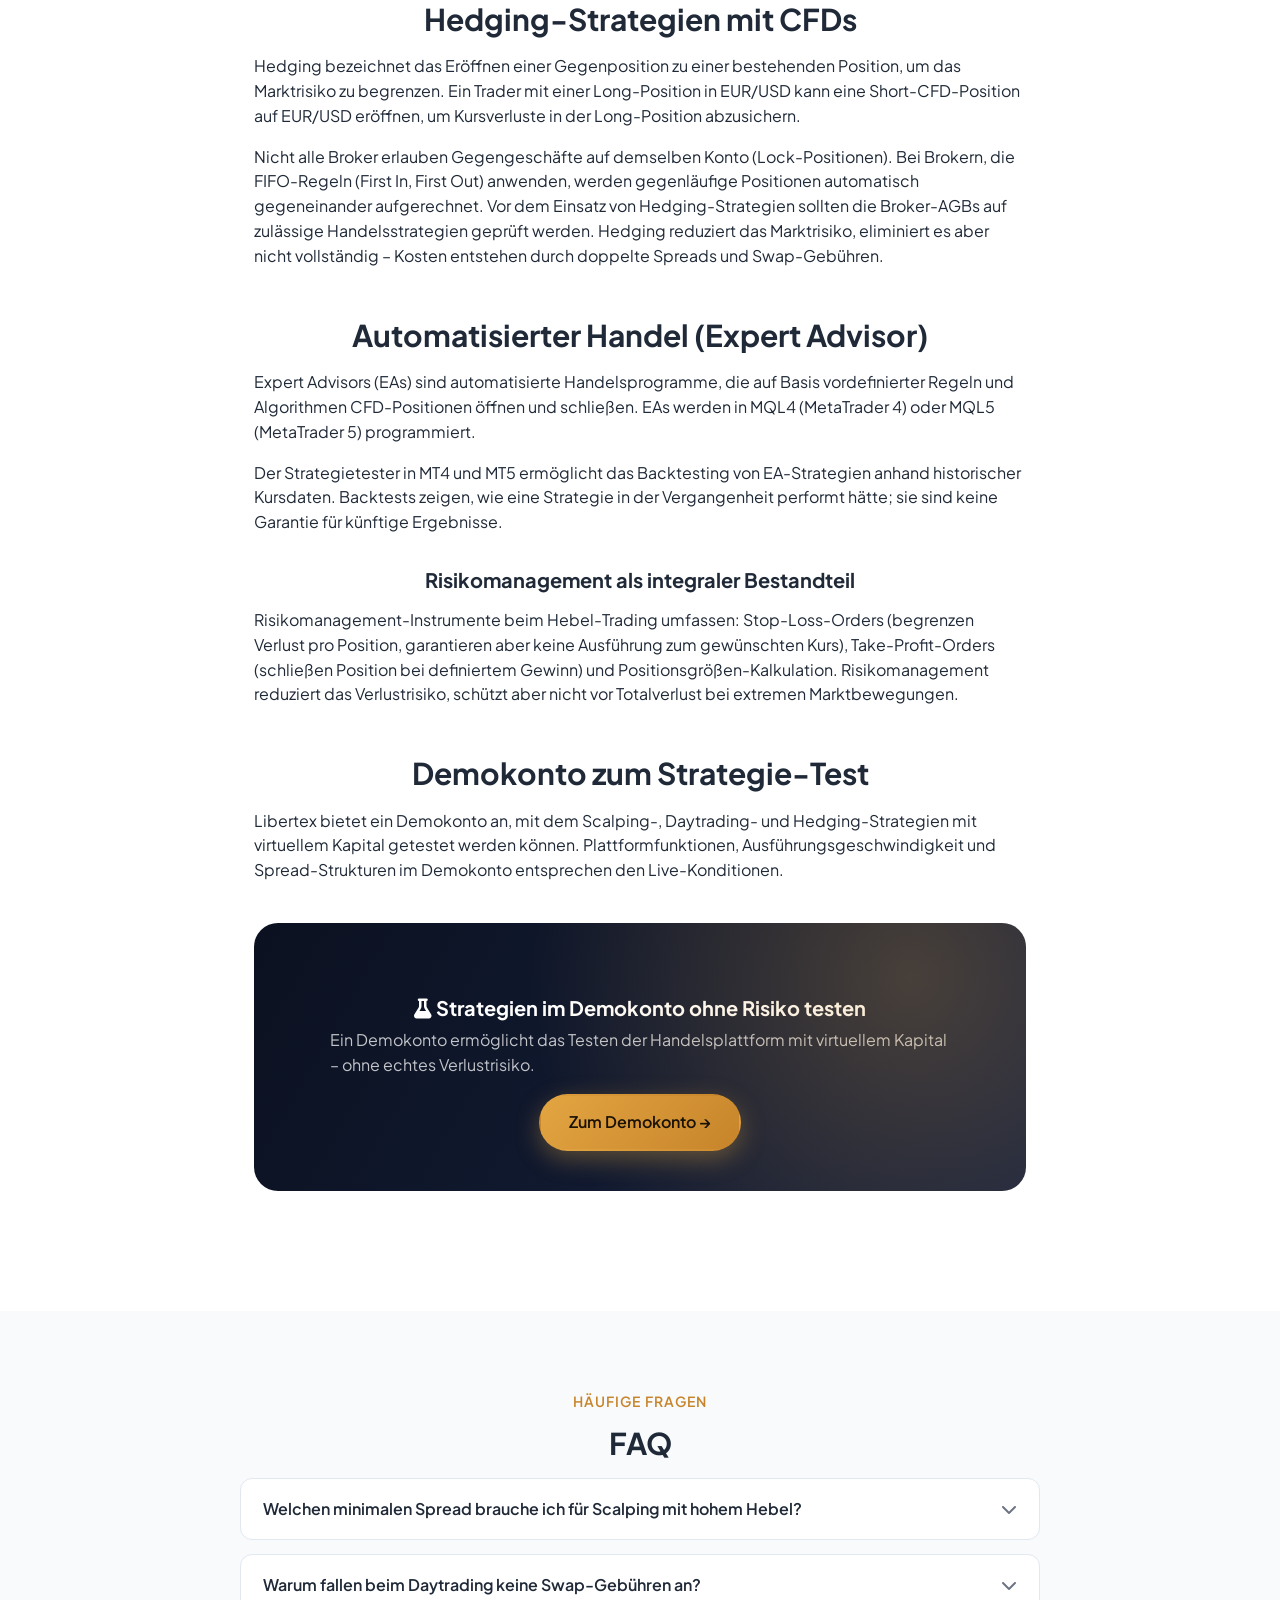
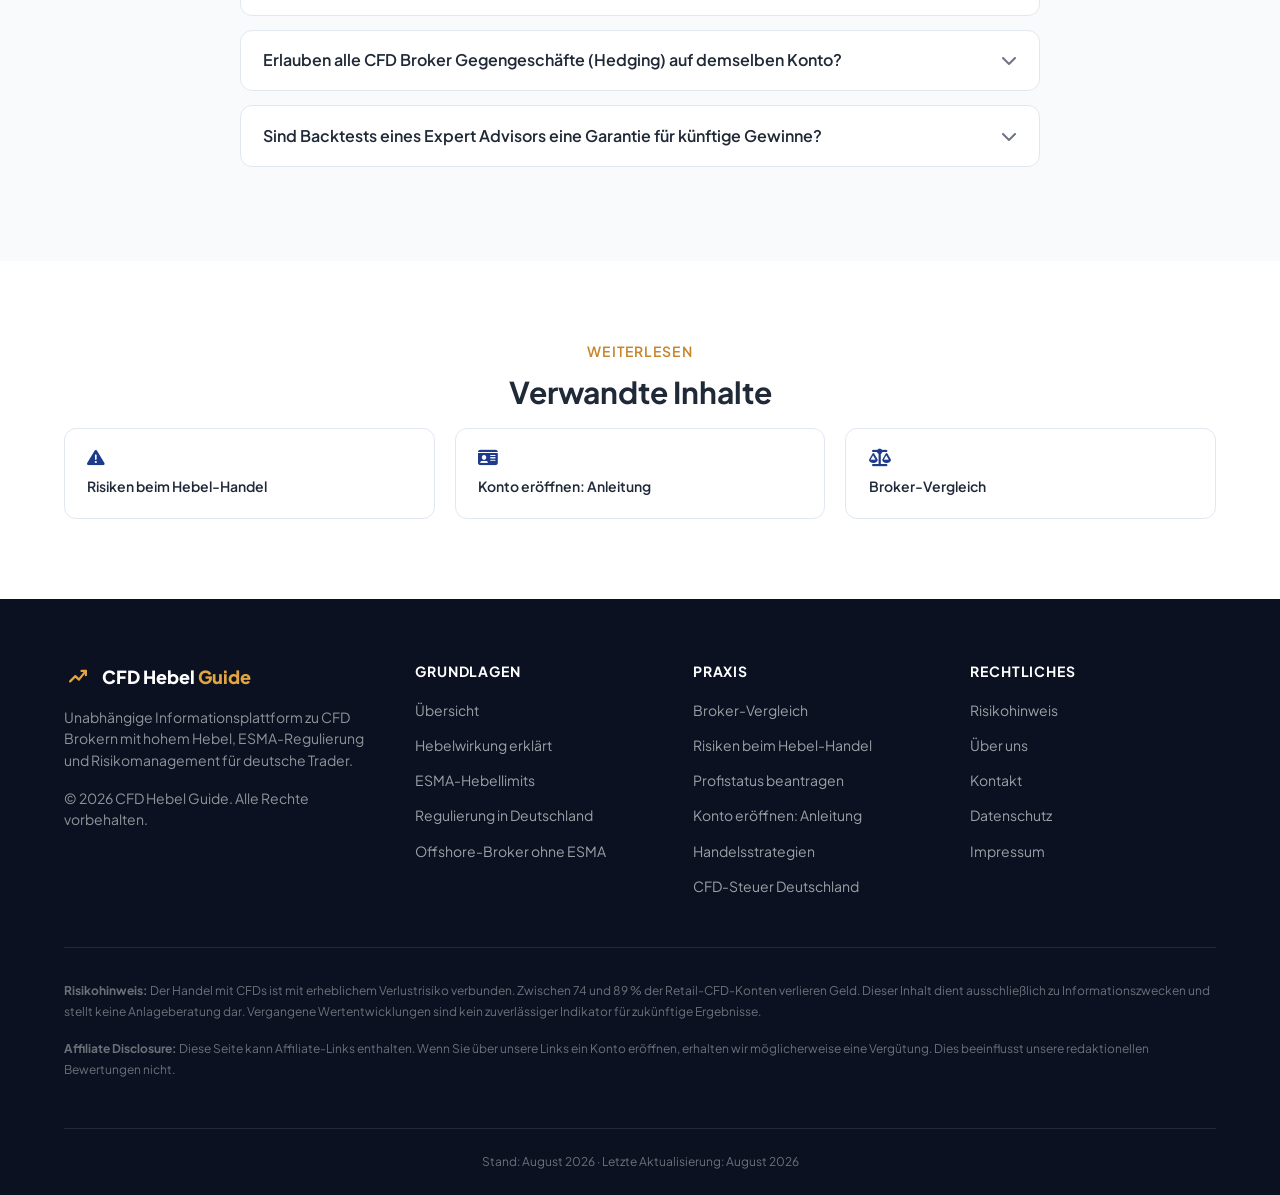
<file: cfd-handelsstrategien-hebel.html>
<!DOCTYPE html>
<html lang="de">
<head>
<!-- Google tag (gtag.js) -->
<script async src="https://www.googletagmanager.com/gtag/js?id=G-6BJTG5KVPS"></script>
<script>
  window.dataLayer = window.dataLayer || [];
  function gtag(){dataLayer.push(arguments);}
  gtag('js', new Date());

  gtag('config', 'G-6BJTG5KVPS');
</script>
<meta charset="UTF-8">
<meta name="viewport" content="width=device-width, initial-scale=1.0">
<title>CFD Handelsstrategien 2026: Scalping, Daytrading, Hedging</title>
<meta name="description" content="Scalping, Daytrading und Hedging mit gehebelten CFDs: Anforderungen an Spread und Ausführung, Swap-Vermeidung und Risikomanagement-Werkzeuge im Überblick.">
<link rel="canonical" href="https://cfd-hebel-guide.de/cfd-handelsstrategien-hebel.html"/>
<link rel="icon" type="image/svg+xml" href="/favicon.svg">
<link rel="preconnect" href="https://fonts.googleapis.com">
<link rel="preconnect" href="https://fonts.gstatic.com" crossorigin>
<link href="https://fonts.googleapis.com/css2?family=Plus+Jakarta+Sans:wght@400;500;600;700;800&display=swap" rel="stylesheet">
<link rel="stylesheet" href="https://cdnjs.cloudflare.com/ajax/libs/font-awesome/6.5.1/css/all.min.css">
<link rel="stylesheet" href="/style.css">
<script type="application/ld+json">
{
  "@context": "https://schema.org",
  "@type": "Organization",
  "name": "CFD-Hebel-Guide",
  "url": "https://cfd-hebel-guide.de/",
  "description": "Unabhängige Informationsplattform zu CFD Brokern mit hohem Hebel, ESMA-Regulierung und Risiken für deutsche Trader.",
  "inLanguage": "de",
  "foundingDate": "2026",
  "areaServed": "DE"
}
</script>
<script type="application/ld+json">
{
  "@context": "https://schema.org",
  "@type": "WebPage",
  "name": "CFD Handelsstrategien mit hohem Hebel: Scalping, Daytrading und Hedging erklärt",
  "url": "https://cfd-hebel-guide.de/cfd-handelsstrategien-hebel",
  "description": "Scalping, Daytrading und Hedging mit gehebelten CFDs: Anforderungen an Spread und Ausführung, Swap-Vermeidung und Risikomanagement-Werkzeuge im Überblick.",
  "inLanguage": "de",
  "datePublished": "2026-01-01",
  "dateModified": "2026-08-28",
  "author": { "@type": "Organization", "name": "CFD-Hebel-Guide" },
  "publisher": { "@type": "Organization", "name": "CFD-Hebel-Guide" }
}
</script>
<script type="application/ld+json">
{
  "@context": "https://schema.org",
  "@type": "BreadcrumbList",
  "itemListElement": [
    { "@type": "ListItem", "position": 1, "name": "Startseite", "item": "https://cfd-hebel-guide.de/index.html" },
    { "@type": "ListItem", "position": 2, "name": "CFD Broker mit hohem Hebel", "item": "https://cfd-hebel-guide.de/index.html" },
    { "@type": "ListItem", "position": 3, "name": "Handelsstrategien", "item": "undefined" }
  ]
}
</script>
<script type="application/ld+json">
{
  "@context": "https://schema.org",
  "@type": "FAQPage",
  "mainEntity": [
    {
      "@type": "Question",
      "name": "Welchen minimalen Spread brauche ich für Scalping mit hohem Hebel?",
      "acceptedAnswer": { "@type": "Answer", "text": "Scalping auf Forex-Hauptpaare erfordert typischerweise Spreads unter 0,5 Pip. Raw-Spread-Konten mit ECN-Ausführung bieten Spreads ab 0,0 Pip plus Kommission." }
    },
    {
      "@type": "Question",
      "name": "Warum fallen beim Daytrading keine Swap-Gebühren an?",
      "acceptedAnswer": { "@type": "Answer", "text": "Swap-Gebühren entstehen, wenn CFD-Positionen über Nacht offen gehalten werden. Beim Daytrading werden alle Positionen vor Marktschluss geschlossen; es findet keine Übernacht-Finanzierung statt." }
    },
    {
      "@type": "Question",
      "name": "Erlauben alle CFD Broker Gegengeschäfte (Hedging) auf demselben Konto?",
      "acceptedAnswer": { "@type": "Answer", "text": "Nein. Manche Broker wenden FIFO-Regeln an, bei denen gegenläufige Positionen automatisch gegeneinander aufgerechnet werden. Andere Broker erlauben Lock-Positionen." }
    },
    {
      "@type": "Question",
      "name": "Sind Backtests eines Expert Advisors eine Garantie für künftige Gewinne?",
      "acceptedAnswer": { "@type": "Answer", "text": "Nein. Backtests zeigen, wie eine Strategie anhand historischer Kursdaten performt hätte. Sie sind keine Garantie für zukünftige Ergebnisse." }
    }
  ]
}
</script>
</head>
<body>
<div class="top-bar">
  <div class="container">
    <div class="top-bar-msg"><i class="fas fa-triangle-exclamation"></i> Risikohinweis: 74–89 % der Retail-CFD-Konten verlieren Geld</div>
    <div class="top-bar-links">
      <a href="/index.html#regulierung">Regulierung</a>
      <a href="/index.html#rechner">Margin-Rechner</a>
      <a href="/index.html#faq">FAQ</a>
    </div>
  </div>
</div>
<header class="site-header">
  <div class="container nav-row">
    <a href="/index.html" class="logo">
      <svg viewBox="0 0 64 64" xmlns="http://www.w3.org/2000/svg"><rect width="64" height="64" rx="14" fill="#0B1120"/><path d="M14 42 L26 30 L34 38 L50 18" stroke="#E3A542" stroke-width="5" stroke-linecap="round" stroke-linejoin="round" fill="none"/><path d="M40 18 H50 V28" stroke="#E3A542" stroke-width="5" stroke-linecap="round" stroke-linejoin="round" fill="none"/></svg>
      <span>CFD Hebel <span class="logo-accent">Guide</span></span>
    </a>
    <button class="nav-toggle" aria-label="Menü öffnen" aria-expanded="false"><i class="fas fa-bars"></i></button>
    <nav class="main-nav">
      <a href="/index.html">Übersicht</a>
        <a href="/hebelwirkung-cfd-erklaert.html">Hebelwirkung</a>
        <a href="/esma-hebel-limits-deutschland.html">ESMA-Limits</a>
        <a href="/cfd-broker-regulierung-deutschland.html">Regulierung</a>
        <a href="/risiken-cfd-handel-hebel.html">Risiken</a>
        <a href="/index.html#faq">FAQ</a>
    </nav>
    <div class="header-actions">
      <a href="/index.html#rechner" class="btn btn-secondary btn-sm hide-mobile"><i class="fas fa-calculator"></i> <span class="hide-mobile">Rechner</span></a>
      <a href="https://libertex.com/de/" target="_blank" rel="noopener noreferrer" class="btn btn-primary btn-sm"><i class="fas fa-rocket"></i> Demokonto öffnen</a>
    </div>
  </div>
</header>
<nav class="breadcrumb-bar" aria-label="Breadcrumb">
  <div class="container">
    <ol>
      <li><a href="/index.html">Startseite</a></li>
      <li><a href="/index.html">CFD Broker mit hohem Hebel</a></li>
      <li aria-current="page">Handelsstrategien</li>
    </ol>
  </div>
</nav>
<main>
  <section class="page-hero">
    <div class="container">
      <span class="badge"><i class="fas fa-shield-halved"></i> ESMA-regulierter Bereich · Risikohinweis</span>
      <h1>CFD Handelsstrategien mit hohem Hebel: Scalping, Daytrading und Hedging erklärt</h1>
      <p class="lead" style="text-align:center;margin:0 auto;">Von Scalping bis Hedging: Wie gängige CFD-Handelsstrategien mit Hebel funktionieren – und welche Anforderungen sie an Broker und Risikomanagement stellen.</p>
      <p class="meta-line">Zuletzt aktualisiert: August 2026 · Fact-checked</p>
    </div>
  </section>

  <section>
    <div class="container article-content">
      <div class="risk-box compact">
        <p><i class="fas fa-triangle-exclamation"></i> <strong>Risikohinweis:</strong> Der Handel mit CFDs und hohem Hebel ist mit erheblichem Verlustrisiko verbunden. Es besteht das Risiko des Totalverlustes. Dieser Artikel dient ausschließlich zu Informationszwecken.</p>
      </div>

      
      <h2>Scalping mit hohem Hebel</h2>
      <p>Scalping bezeichnet das Eröffnen und Schließen von CFD-Positionen innerhalb von Sekunden bis Minuten, um kleine Kursbewegungen zu nutzen. Scalping mit hohem Hebel stellt spezifische Anforderungen an den Broker:</p>
      <ul>
        <li><strong>Spread:</strong> Unter 0,5 Pip für Forex-Hauptpaare; Raw-Spread-Konten ab 0,0 Pip plus Kommission sind typisch</li>
        <li><strong>Ausführungsgeschwindigkeit:</strong> ECN-Ausführung im Millisekunden-Bereich; Market-Maker-Slippage kann Scalping unrentabel machen</li>
        <li><strong>Scalping-Richtlinien:</strong> Nicht alle Broker erlauben Scalping ausdrücklich; AGBs prüfen</li>
        <li><strong>Kommissionsstruktur:</strong> Viele Trades täglich erhöhen Gesamtkosten; niedrige Kommissionen pro Lot entscheidend</li>
      </ul>
      <p>Scalping mit hohem Hebel erhöht das Risiko proportional: Kleine Kursbewegungen gegen die Position führen bei hohem Hebel zu überproportionalen Verlusten.</p>

      <h2>Daytrading mit Hebel</h2>
      <p>Daytrading bezeichnet das Öffnen und Schließen aller Positionen innerhalb eines Handelstages. Positionen werden vor Marktschluss geschlossen, um Swap-Gebühren (Overnight-Kosten) zu vermeiden. Daytrading mit Hebel reduziert das Gap-Risiko, das bei über das Wochenende gehaltenen Positionen entsteht.</p>
      <p>Daytrading-Anforderungen an den Broker: ausreichende Liquidität in den gehandelten Instrumenten, niedrige Spreads während der Haupthandelszeiten (Londoner und New Yorker Session für Forex), zuverlässige Plattform-Ausführung.</p>
      <p>Daytrading mit Hebel ist mit erhöhtem Risiko verbunden: Kursbewegungen während des Handelstages können schnell zum Margin Call führen. Eine sorgfältige Positionsgrößen-Kalkulation vor jedem Trade ist notwendig.</p>

      <h2>Hedging-Strategien mit CFDs</h2>
      <p>Hedging bezeichnet das Eröffnen einer Gegenposition zu einer bestehenden Position, um das Marktrisiko zu begrenzen. Ein Trader mit einer Long-Position in EUR/USD kann eine Short-CFD-Position auf EUR/USD eröffnen, um Kursverluste in der Long-Position abzusichern.</p>
      <p>Nicht alle Broker erlauben Gegengeschäfte auf demselben Konto (Lock-Positionen). Bei Brokern, die FIFO-Regeln (First In, First Out) anwenden, werden gegenläufige Positionen automatisch gegeneinander aufgerechnet. Vor dem Einsatz von Hedging-Strategien sollten die Broker-AGBs auf zulässige Handelsstrategien geprüft werden. Hedging reduziert das Marktrisiko, eliminiert es aber nicht vollständig – Kosten entstehen durch doppelte Spreads und Swap-Gebühren.</p>

      <h2>Automatisierter Handel (Expert Advisor)</h2>
      <p>Expert Advisors (EAs) sind automatisierte Handelsprogramme, die auf Basis vordefinierter Regeln und Algorithmen CFD-Positionen öffnen und schließen. EAs werden in MQL4 (MetaTrader 4) oder MQL5 (MetaTrader 5) programmiert.</p>
      <p>Der Strategietester in MT4 und MT5 ermöglicht das Backtesting von EA-Strategien anhand historischer Kursdaten. Backtests zeigen, wie eine Strategie in der Vergangenheit performt hätte; sie sind keine Garantie für künftige Ergebnisse.</p>

      <h3>Risikomanagement als integraler Bestandteil</h3>
      <p>Risikomanagement-Instrumente beim Hebel-Trading umfassen: Stop-Loss-Orders (begrenzen Verlust pro Position, garantieren aber keine Ausführung zum gewünschten Kurs), Take-Profit-Orders (schließen Position bei definiertem Gewinn) und Positionsgrößen-Kalkulation. Risikomanagement reduziert das Verlustrisiko, schützt aber nicht vor Totalverlust bei extremen Marktbewegungen.</p>

      <h2>Demokonto zum Strategie-Test</h2>
      <p><a href="https://libertex.com/de/" target="_blank" rel="noopener noreferrer">Libertex</a> bietet ein Demokonto an, mit dem Scalping-, Daytrading- und Hedging-Strategien mit virtuellem Kapital getestet werden können. Plattformfunktionen, Ausführungsgeschwindigkeit und Spread-Strukturen im Demokonto entsprechen den Live-Konditionen.</p>
  

      <div class="cta-block">
  <h3><i class="fas fa-flask"></i> Strategien im Demokonto ohne Risiko testen</h3>
  <p>Ein Demokonto ermöglicht das Testen der Handelsplattform mit virtuellem Kapital – ohne echtes Verlustrisiko.</p>
  <a href="https://libertex.com/de/" target="_blank" rel="noopener noreferrer" class="btn btn-primary">Zum Demokonto →</a>
</div>
    </div>
  </section>

  <section id="faq" class="alt">
  <div class="container">
    <span class="section-eyebrow">Häufige Fragen</span>
    <h2>FAQ</h2>
    <div class="faq-list">
      <details class="faq-item">
        <summary>Welchen minimalen Spread brauche ich für Scalping mit hohem Hebel?</summary>
        <div class="faq-answer">Scalping auf Forex-Hauptpaare erfordert typischerweise Spreads unter 0,5 Pip. Raw-Spread-Konten mit ECN-Ausführung bieten Spreads ab 0,0 Pip plus Kommission.</div>
      </details>
      <details class="faq-item">
        <summary>Warum fallen beim Daytrading keine Swap-Gebühren an?</summary>
        <div class="faq-answer">Swap-Gebühren entstehen, wenn CFD-Positionen über Nacht offen gehalten werden. Beim Daytrading werden alle Positionen vor Marktschluss geschlossen; es findet keine Übernacht-Finanzierung statt.</div>
      </details>
      <details class="faq-item">
        <summary>Erlauben alle CFD Broker Gegengeschäfte (Hedging) auf demselben Konto?</summary>
        <div class="faq-answer">Nein. Manche Broker wenden FIFO-Regeln an, bei denen gegenläufige Positionen automatisch gegeneinander aufgerechnet werden. Andere Broker erlauben Lock-Positionen.</div>
      </details>
      <details class="faq-item">
        <summary>Sind Backtests eines Expert Advisors eine Garantie für künftige Gewinne?</summary>
        <div class="faq-answer">Nein. Backtests zeigen, wie eine Strategie anhand historischer Kursdaten performt hätte. Sie sind keine Garantie für zukünftige Ergebnisse.</div>
      </details>
    </div>
  </div>
</section>

  <section>
  <div class="container">
    <span class="section-eyebrow">Weiterlesen</span>
    <h2>Verwandte Inhalte</h2>
    <div class="related-grid">
      <a href="/risiken-cfd-handel-hebel.html" class="related-card"><i class="fas fa-triangle-exclamation"></i><span class="related-title">Risiken beim Hebel-Handel</span></a>
      <a href="/cfd-konto-eroeffnen-anleitung.html" class="related-card"><i class="fas fa-id-card"></i><span class="related-title">Konto eröffnen: Anleitung</span></a>
      <a href="/cfd-broker-vergleich-hebel.html" class="related-card"><i class="fas fa-scale-balanced"></i><span class="related-title">Broker-Vergleich</span></a>
    </div>
  </div>
</section>
</main>
<footer class="site-footer">
  <div class="container">
    <div class="footer-grid">
      <div>
        <a href="/index.html" class="logo">
          <svg viewBox="0 0 64 64" xmlns="http://www.w3.org/2000/svg" style="width:28px;height:28px;"><rect width="64" height="64" rx="14" fill="#0B1120"/><path d="M14 42 L26 30 L34 38 L50 18" stroke="#E3A542" stroke-width="5" stroke-linecap="round" stroke-linejoin="round" fill="none"/><path d="M40 18 H50 V28" stroke="#E3A542" stroke-width="5" stroke-linecap="round" stroke-linejoin="round" fill="none"/></svg>
          <span>CFD Hebel <span class="logo-accent">Guide</span></span>
        </a>
        <p>Unabhängige Informationsplattform zu CFD Brokern mit hohem Hebel, ESMA-Regulierung und Risikomanagement für deutsche Trader.</p>
        <p>© 2026 CFD Hebel Guide. Alle Rechte vorbehalten.</p>
      </div>
      <div>
        <h4>Grundlagen</h4>
        <ul>
          <li><a href="/index.html">Übersicht</a></li>
          <li><a href="/hebelwirkung-cfd-erklaert.html">Hebelwirkung erklärt</a></li>
          <li><a href="/esma-hebel-limits-deutschland.html">ESMA-Hebellimits</a></li>
          <li><a href="/cfd-broker-regulierung-deutschland.html">Regulierung in Deutschland</a></li>
          <li><a href="/offshore-cfd-broker-ohne-esma.html">Offshore-Broker ohne ESMA</a></li>
        </ul>
      </div>
      <div>
        <h4>Praxis</h4>
        <ul>
          <li><a href="/cfd-broker-vergleich-hebel.html">Broker-Vergleich</a></li>
          <li><a href="/risiken-cfd-handel-hebel.html">Risiken beim Hebel-Handel</a></li>
          <li><a href="/professioneller-trader-status-beantragen.html">Profistatus beantragen</a></li>
          <li><a href="/cfd-konto-eroeffnen-anleitung.html">Konto eröffnen: Anleitung</a></li>
          <li><a href="/cfd-handelsstrategien-hebel.html">Handelsstrategien</a></li>
          <li><a href="/cfd-steuer-deutschland.html">CFD-Steuer Deutschland</a></li>
        </ul>
      </div>
      <div>
        <h4>Rechtliches</h4>
        <ul>
          <li><a href="/index.html#risiko">Risikohinweis</a></li>
          <li><a href="/index.html#ueber">Über uns</a></li>
          <li><a href="/index.html#kontakt">Kontakt</a></li>
          <li><a href="#">Datenschutz</a></li>
          <li><a href="#">Impressum</a></li>
        </ul>
      </div>
    </div>
    <div class="footer-legal">
      <p><strong>Risikohinweis:</strong> Der Handel mit CFDs ist mit erheblichem Verlustrisiko verbunden. Zwischen 74 und 89 % der Retail-CFD-Konten verlieren Geld. Dieser Inhalt dient ausschließlich zu Informationszwecken und stellt keine Anlageberatung dar. Vergangene Wertentwicklungen sind kein zuverlässiger Indikator für zukünftige Ergebnisse.</p>
      <p><strong>Affiliate Disclosure:</strong> Diese Seite kann Affiliate-Links enthalten. Wenn Sie über unsere Links ein Konto eröffnen, erhalten wir möglicherweise eine Vergütung. Dies beeinflusst unsere redaktionellen Bewertungen nicht.</p>
    </div>
    <div class="footer-bottom">Stand: August 2026 · Letzte Aktualisierung: August 2026</div>
  </div>
</footer>
<script src="/script.js"></script>
</body>
</html>
</file>
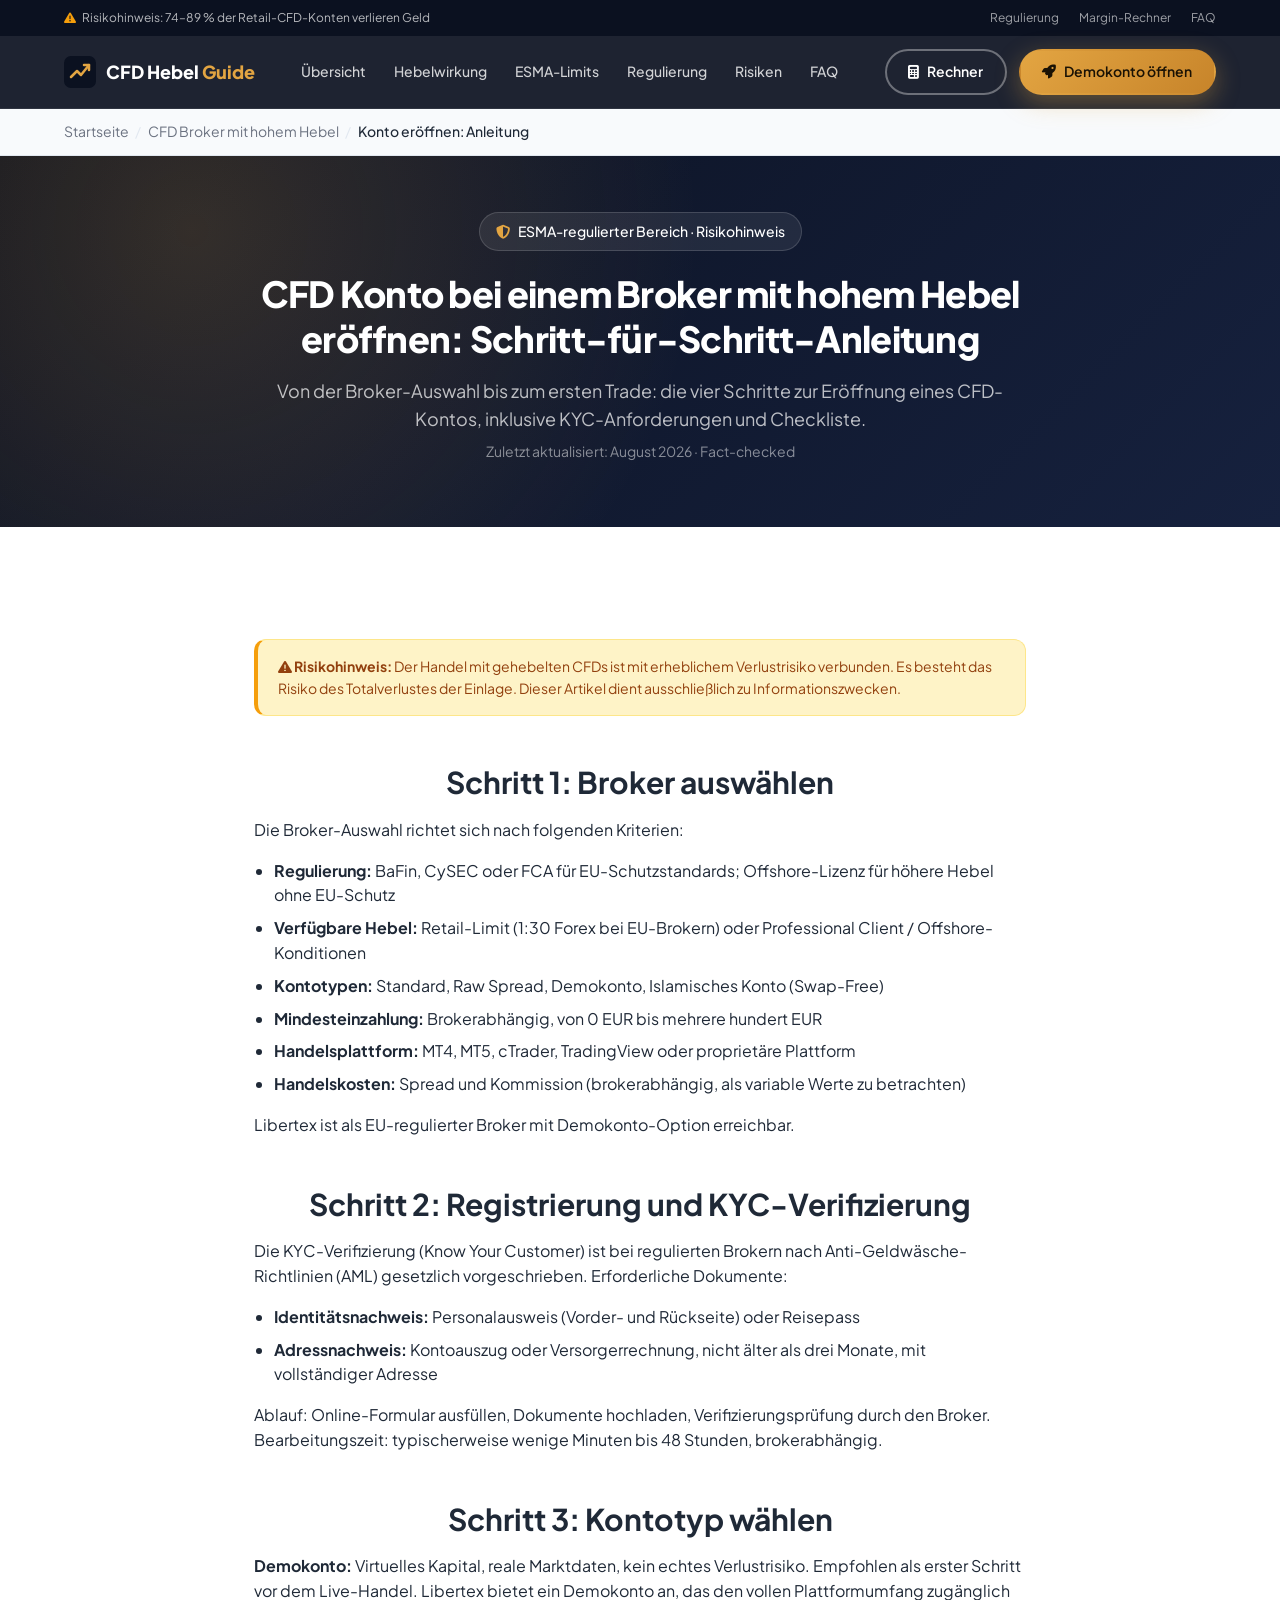
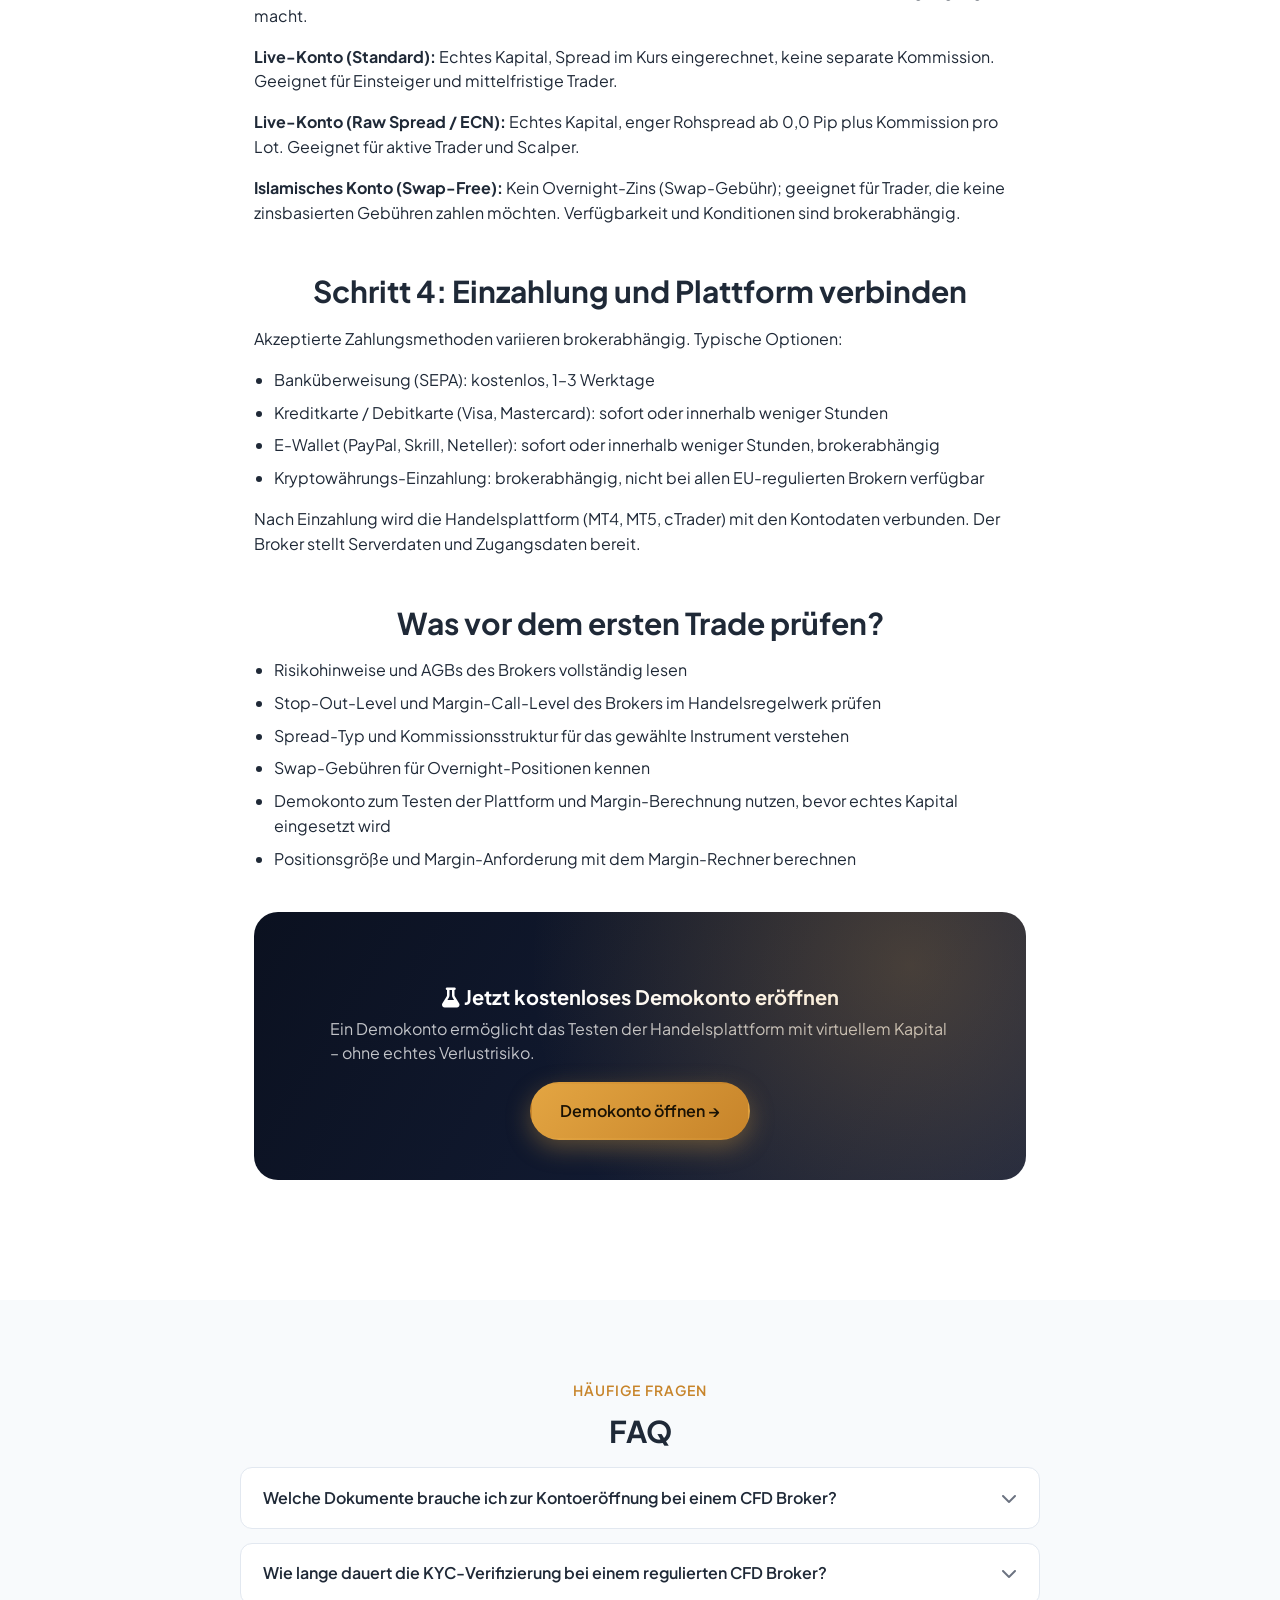
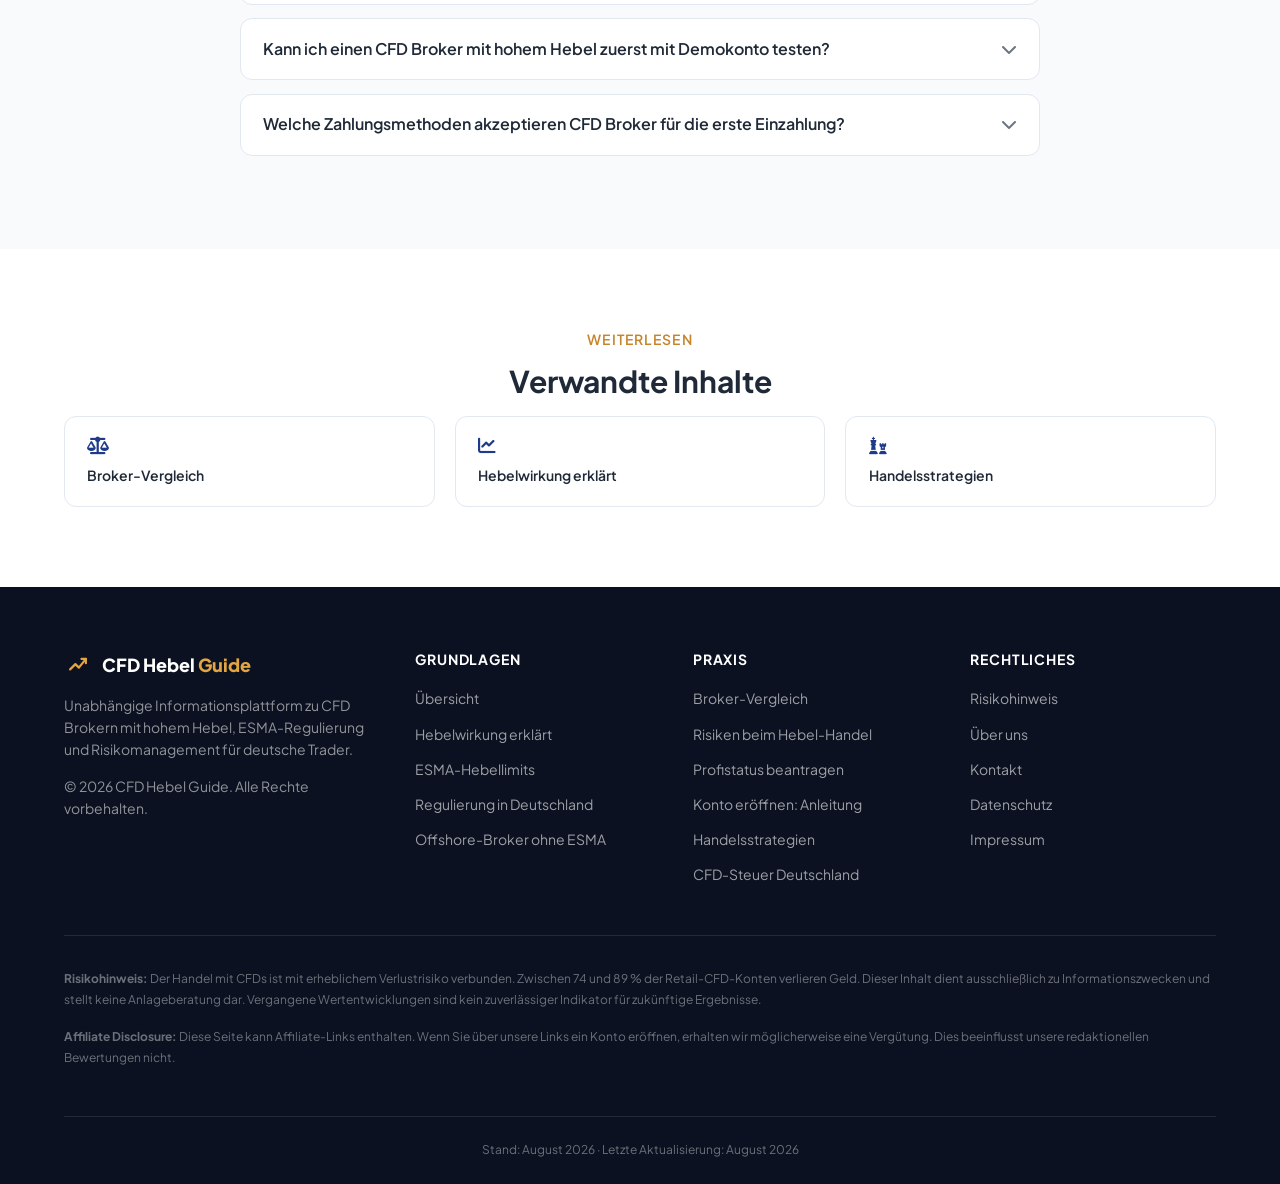
<file: cfd-konto-eroeffnen-anleitung.html>
<!DOCTYPE html>
<html lang="de">
<head>
<!-- Google tag (gtag.js) -->
<script async src="https://www.googletagmanager.com/gtag/js?id=G-6BJTG5KVPS"></script>
<script>
  window.dataLayer = window.dataLayer || [];
  function gtag(){dataLayer.push(arguments);}
  gtag('js', new Date());

  gtag('config', 'G-6BJTG5KVPS');
</script>
<meta charset="UTF-8">
<meta name="viewport" content="width=device-width, initial-scale=1.0">
<title>CFD Konto eröffnen 2026: Schritt-für-Schritt-Anleitung</title>
<meta name="description" content="CFD Konto in 4 Schritten eröffnen: Broker auswählen, KYC-Verifizierung, Kontotyp wählen, Einzahlung – inklusive Checkliste vor dem ersten Trade.">
<link rel="canonical" href="https://cfd-hebel-guide.de/cfd-konto-eroeffnen-anleitung.html"/>
<link rel="icon" type="image/svg+xml" href="/favicon.svg">
<link rel="preconnect" href="https://fonts.googleapis.com">
<link rel="preconnect" href="https://fonts.gstatic.com" crossorigin>
<link href="https://fonts.googleapis.com/css2?family=Plus+Jakarta+Sans:wght@400;500;600;700;800&display=swap" rel="stylesheet">
<link rel="stylesheet" href="https://cdnjs.cloudflare.com/ajax/libs/font-awesome/6.5.1/css/all.min.css">
<link rel="stylesheet" href="/style.css">
<script type="application/ld+json">
{
  "@context": "https://schema.org",
  "@type": "Organization",
  "name": "CFD-Hebel-Guide",
  "url": "https://cfd-hebel-guide.de/",
  "description": "Unabhängige Informationsplattform zu CFD Brokern mit hohem Hebel, ESMA-Regulierung und Risiken für deutsche Trader.",
  "inLanguage": "de",
  "foundingDate": "2026",
  "areaServed": "DE"
}
</script>
<script type="application/ld+json">
{
  "@context": "https://schema.org",
  "@type": "WebPage",
  "name": "CFD Konto bei einem Broker mit hohem Hebel eröffnen: Schritt-für-Schritt-Anleitung",
  "url": "https://cfd-hebel-guide.de/cfd-konto-eroeffnen-anleitung",
  "description": "CFD Konto in 4 Schritten eröffnen: Broker auswählen, KYC-Verifizierung, Kontotyp wählen, Einzahlung – inklusive Checkliste vor dem ersten Trade.",
  "inLanguage": "de",
  "datePublished": "2026-01-01",
  "dateModified": "2026-08-28",
  "author": { "@type": "Organization", "name": "CFD-Hebel-Guide" },
  "publisher": { "@type": "Organization", "name": "CFD-Hebel-Guide" }
}
</script>
<script type="application/ld+json">
{
  "@context": "https://schema.org",
  "@type": "BreadcrumbList",
  "itemListElement": [
    { "@type": "ListItem", "position": 1, "name": "Startseite", "item": "https://cfd-hebel-guide.de/index.html" },
    { "@type": "ListItem", "position": 2, "name": "CFD Broker mit hohem Hebel", "item": "https://cfd-hebel-guide.de/index.html" },
    { "@type": "ListItem", "position": 3, "name": "Konto eröffnen: Anleitung", "item": "undefined" }
  ]
}
</script>
<script type="application/ld+json">
{
  "@context": "https://schema.org",
  "@type": "FAQPage",
  "mainEntity": [
    {
      "@type": "Question",
      "name": "Welche Dokumente brauche ich zur Kontoeröffnung bei einem CFD Broker?",
      "acceptedAnswer": { "@type": "Answer", "text": "Regulierte Broker verlangen Identitätsnachweis (Personalausweis oder Reisepass) und Adressnachweis (Kontoauszug oder Versorgerrechnung, nicht älter als drei Monate)." }
    },
    {
      "@type": "Question",
      "name": "Wie lange dauert die KYC-Verifizierung bei einem regulierten CFD Broker?",
      "acceptedAnswer": { "@type": "Answer", "text": "Die Bearbeitungszeit variiert: automatische Verifizierungssysteme können Dokumente in wenigen Minuten prüfen; manuelle Prüfungen dauern typischerweise bis zu 48 Stunden." }
    },
    {
      "@type": "Question",
      "name": "Kann ich einen CFD Broker mit hohem Hebel zuerst mit Demokonto testen?",
      "acceptedAnswer": { "@type": "Answer", "text": "Ja. Die meisten regulierten Broker bieten Demokonten mit virtuellem Kapital an. Das Demokonto bildet reale Marktbedingungen und Plattformfunktionen ab." }
    },
    {
      "@type": "Question",
      "name": "Welche Zahlungsmethoden akzeptieren CFD Broker für die erste Einzahlung?",
      "acceptedAnswer": { "@type": "Answer", "text": "Verbreitet sind Banküberweisung (SEPA), Kreditkarte (Visa, Mastercard) und E-Wallets (PayPal, Skrill). Kryptowährungs-Einzahlungen sind bei manchen Brokern möglich." }
    }
  ]
}
</script>
</head>
<body>
<div class="top-bar">
  <div class="container">
    <div class="top-bar-msg"><i class="fas fa-triangle-exclamation"></i> Risikohinweis: 74–89 % der Retail-CFD-Konten verlieren Geld</div>
    <div class="top-bar-links">
      <a href="/index.html#regulierung">Regulierung</a>
      <a href="/index.html#rechner">Margin-Rechner</a>
      <a href="/index.html#faq">FAQ</a>
    </div>
  </div>
</div>
<header class="site-header">
  <div class="container nav-row">
    <a href="/index.html" class="logo">
      <svg viewBox="0 0 64 64" xmlns="http://www.w3.org/2000/svg"><rect width="64" height="64" rx="14" fill="#0B1120"/><path d="M14 42 L26 30 L34 38 L50 18" stroke="#E3A542" stroke-width="5" stroke-linecap="round" stroke-linejoin="round" fill="none"/><path d="M40 18 H50 V28" stroke="#E3A542" stroke-width="5" stroke-linecap="round" stroke-linejoin="round" fill="none"/></svg>
      <span>CFD Hebel <span class="logo-accent">Guide</span></span>
    </a>
    <button class="nav-toggle" aria-label="Menü öffnen" aria-expanded="false"><i class="fas fa-bars"></i></button>
    <nav class="main-nav">
      <a href="/index.html">Übersicht</a>
        <a href="/hebelwirkung-cfd-erklaert.html">Hebelwirkung</a>
        <a href="/esma-hebel-limits-deutschland.html">ESMA-Limits</a>
        <a href="/cfd-broker-regulierung-deutschland.html">Regulierung</a>
        <a href="/risiken-cfd-handel-hebel.html">Risiken</a>
        <a href="/index.html#faq">FAQ</a>
    </nav>
    <div class="header-actions">
      <a href="/index.html#rechner" class="btn btn-secondary btn-sm hide-mobile"><i class="fas fa-calculator"></i> <span class="hide-mobile">Rechner</span></a>
      <a href="https://libertex.com/de/" target="_blank" rel="noopener noreferrer" class="btn btn-primary btn-sm"><i class="fas fa-rocket"></i> Demokonto öffnen</a>
    </div>
  </div>
</header>
<nav class="breadcrumb-bar" aria-label="Breadcrumb">
  <div class="container">
    <ol>
      <li><a href="/index.html">Startseite</a></li>
      <li><a href="/index.html">CFD Broker mit hohem Hebel</a></li>
      <li aria-current="page">Konto eröffnen: Anleitung</li>
    </ol>
  </div>
</nav>
<main>
  <section class="page-hero">
    <div class="container">
      <span class="badge"><i class="fas fa-shield-halved"></i> ESMA-regulierter Bereich · Risikohinweis</span>
      <h1>CFD Konto bei einem Broker mit hohem Hebel eröffnen: Schritt-für-Schritt-Anleitung</h1>
      <p class="lead" style="text-align:center;margin:0 auto;">Von der Broker-Auswahl bis zum ersten Trade: die vier Schritte zur Eröffnung eines CFD-Kontos, inklusive KYC-Anforderungen und Checkliste.</p>
      <p class="meta-line">Zuletzt aktualisiert: August 2026 · Fact-checked</p>
    </div>
  </section>

  <section>
    <div class="container article-content">
      <div class="risk-box compact">
        <p><i class="fas fa-triangle-exclamation"></i> <strong>Risikohinweis:</strong> Der Handel mit gehebelten CFDs ist mit erheblichem Verlustrisiko verbunden. Es besteht das Risiko des Totalverlustes der Einlage. Dieser Artikel dient ausschließlich zu Informationszwecken.</p>
      </div>

      
      <h2>Schritt 1: Broker auswählen</h2>
      <p>Die Broker-Auswahl richtet sich nach folgenden Kriterien:</p>
      <ul>
        <li><strong>Regulierung:</strong> BaFin, CySEC oder FCA für EU-Schutzstandards; Offshore-Lizenz für höhere Hebel ohne EU-Schutz</li>
        <li><strong>Verfügbare Hebel:</strong> Retail-Limit (1:30 Forex bei EU-Brokern) oder Professional Client / Offshore-Konditionen</li>
        <li><strong>Kontotypen:</strong> Standard, Raw Spread, Demokonto, Islamisches Konto (Swap-Free)</li>
        <li><strong>Mindesteinzahlung:</strong> Brokerabhängig, von 0 EUR bis mehrere hundert EUR</li>
        <li><strong>Handelsplattform:</strong> MT4, MT5, cTrader, TradingView oder proprietäre Plattform</li>
        <li><strong>Handelskosten:</strong> Spread und Kommission (brokerabhängig, als variable Werte zu betrachten)</li>
      </ul>
      <p><a href="https://libertex.com/de/" target="_blank" rel="noopener noreferrer">Libertex</a> ist als EU-regulierter Broker mit Demokonto-Option erreichbar.</p>

      <h2>Schritt 2: Registrierung und KYC-Verifizierung</h2>
      <p>Die KYC-Verifizierung (Know Your Customer) ist bei regulierten Brokern nach Anti-Geldwäsche-Richtlinien (AML) gesetzlich vorgeschrieben. Erforderliche Dokumente:</p>
      <ul>
        <li><strong>Identitätsnachweis:</strong> Personalausweis (Vorder- und Rückseite) oder Reisepass</li>
        <li><strong>Adressnachweis:</strong> Kontoauszug oder Versorgerrechnung, nicht älter als drei Monate, mit vollständiger Adresse</li>
      </ul>
      <p>Ablauf: Online-Formular ausfüllen, Dokumente hochladen, Verifizierungsprüfung durch den Broker. Bearbeitungszeit: typischerweise wenige Minuten bis 48 Stunden, brokerabhängig.</p>

      <h2>Schritt 3: Kontotyp wählen</h2>
      <p><strong>Demokonto:</strong> Virtuelles Kapital, reale Marktdaten, kein echtes Verlustrisiko. Empfohlen als erster Schritt vor dem Live-Handel. <a href="https://libertex.com/de/" target="_blank" rel="noopener noreferrer">Libertex</a> bietet ein Demokonto an, das den vollen Plattformumfang zugänglich macht.</p>
      <p><strong>Live-Konto (Standard):</strong> Echtes Kapital, Spread im Kurs eingerechnet, keine separate Kommission. Geeignet für Einsteiger und mittelfristige Trader.</p>
      <p><strong>Live-Konto (Raw Spread / ECN):</strong> Echtes Kapital, enger Rohspread ab 0,0 Pip plus Kommission pro Lot. Geeignet für aktive Trader und Scalper.</p>
      <p><strong>Islamisches Konto (Swap-Free):</strong> Kein Overnight-Zins (Swap-Gebühr); geeignet für Trader, die keine zinsbasierten Gebühren zahlen möchten. Verfügbarkeit und Konditionen sind brokerabhängig.</p>

      <h2>Schritt 4: Einzahlung und Plattform verbinden</h2>
      <p>Akzeptierte Zahlungsmethoden variieren brokerabhängig. Typische Optionen:</p>
      <ul>
        <li>Banküberweisung (SEPA): kostenlos, 1–3 Werktage</li>
        <li>Kreditkarte / Debitkarte (Visa, Mastercard): sofort oder innerhalb weniger Stunden</li>
        <li>E-Wallet (PayPal, Skrill, Neteller): sofort oder innerhalb weniger Stunden, brokerabhängig</li>
        <li>Kryptowährungs-Einzahlung: brokerabhängig, nicht bei allen EU-regulierten Brokern verfügbar</li>
      </ul>
      <p>Nach Einzahlung wird die Handelsplattform (MT4, MT5, cTrader) mit den Kontodaten verbunden. Der Broker stellt Serverdaten und Zugangsdaten bereit.</p>

      <h2>Was vor dem ersten Trade prüfen?</h2>
      <ul>
        <li>Risikohinweise und AGBs des Brokers vollständig lesen</li>
        <li>Stop-Out-Level und Margin-Call-Level des Brokers im Handelsregelwerk prüfen</li>
        <li>Spread-Typ und Kommissionsstruktur für das gewählte Instrument verstehen</li>
        <li>Swap-Gebühren für Overnight-Positionen kennen</li>
        <li>Demokonto zum Testen der Plattform und Margin-Berechnung nutzen, bevor echtes Kapital eingesetzt wird</li>
        <li>Positionsgröße und Margin-Anforderung mit dem Margin-Rechner berechnen</li>
      </ul>
  

      <div class="cta-block">
  <h3><i class="fas fa-flask"></i> Jetzt kostenloses Demokonto eröffnen</h3>
  <p>Ein Demokonto ermöglicht das Testen der Handelsplattform mit virtuellem Kapital – ohne echtes Verlustrisiko.</p>
  <a href="https://libertex.com/de/" target="_blank" rel="noopener noreferrer" class="btn btn-primary">Demokonto öffnen →</a>
</div>
    </div>
  </section>

  <section id="faq" class="alt">
  <div class="container">
    <span class="section-eyebrow">Häufige Fragen</span>
    <h2>FAQ</h2>
    <div class="faq-list">
      <details class="faq-item">
        <summary>Welche Dokumente brauche ich zur Kontoeröffnung bei einem CFD Broker?</summary>
        <div class="faq-answer">Regulierte Broker verlangen Identitätsnachweis (Personalausweis oder Reisepass) und Adressnachweis (Kontoauszug oder Versorgerrechnung, nicht älter als drei Monate).</div>
      </details>
      <details class="faq-item">
        <summary>Wie lange dauert die KYC-Verifizierung bei einem regulierten CFD Broker?</summary>
        <div class="faq-answer">Die Bearbeitungszeit variiert: automatische Verifizierungssysteme können Dokumente in wenigen Minuten prüfen; manuelle Prüfungen dauern typischerweise bis zu 48 Stunden.</div>
      </details>
      <details class="faq-item">
        <summary>Kann ich einen CFD Broker mit hohem Hebel zuerst mit Demokonto testen?</summary>
        <div class="faq-answer">Ja. Die meisten regulierten Broker bieten Demokonten mit virtuellem Kapital an. Das Demokonto bildet reale Marktbedingungen und Plattformfunktionen ab.</div>
      </details>
      <details class="faq-item">
        <summary>Welche Zahlungsmethoden akzeptieren CFD Broker für die erste Einzahlung?</summary>
        <div class="faq-answer">Verbreitet sind Banküberweisung (SEPA), Kreditkarte (Visa, Mastercard) und E-Wallets (PayPal, Skrill). Kryptowährungs-Einzahlungen sind bei manchen Brokern möglich.</div>
      </details>
    </div>
  </div>
</section>

  <section>
  <div class="container">
    <span class="section-eyebrow">Weiterlesen</span>
    <h2>Verwandte Inhalte</h2>
    <div class="related-grid">
      <a href="/cfd-broker-vergleich-hebel.html" class="related-card"><i class="fas fa-scale-balanced"></i><span class="related-title">Broker-Vergleich</span></a>
      <a href="/hebelwirkung-cfd-erklaert.html" class="related-card"><i class="fas fa-chart-line"></i><span class="related-title">Hebelwirkung erklärt</span></a>
      <a href="/cfd-handelsstrategien-hebel.html" class="related-card"><i class="fas fa-chess"></i><span class="related-title">Handelsstrategien</span></a>
    </div>
  </div>
</section>
</main>
<footer class="site-footer">
  <div class="container">
    <div class="footer-grid">
      <div>
        <a href="/index.html" class="logo">
          <svg viewBox="0 0 64 64" xmlns="http://www.w3.org/2000/svg" style="width:28px;height:28px;"><rect width="64" height="64" rx="14" fill="#0B1120"/><path d="M14 42 L26 30 L34 38 L50 18" stroke="#E3A542" stroke-width="5" stroke-linecap="round" stroke-linejoin="round" fill="none"/><path d="M40 18 H50 V28" stroke="#E3A542" stroke-width="5" stroke-linecap="round" stroke-linejoin="round" fill="none"/></svg>
          <span>CFD Hebel <span class="logo-accent">Guide</span></span>
        </a>
        <p>Unabhängige Informationsplattform zu CFD Brokern mit hohem Hebel, ESMA-Regulierung und Risikomanagement für deutsche Trader.</p>
        <p>© 2026 CFD Hebel Guide. Alle Rechte vorbehalten.</p>
      </div>
      <div>
        <h4>Grundlagen</h4>
        <ul>
          <li><a href="/index.html">Übersicht</a></li>
          <li><a href="/hebelwirkung-cfd-erklaert.html">Hebelwirkung erklärt</a></li>
          <li><a href="/esma-hebel-limits-deutschland.html">ESMA-Hebellimits</a></li>
          <li><a href="/cfd-broker-regulierung-deutschland.html">Regulierung in Deutschland</a></li>
          <li><a href="/offshore-cfd-broker-ohne-esma.html">Offshore-Broker ohne ESMA</a></li>
        </ul>
      </div>
      <div>
        <h4>Praxis</h4>
        <ul>
          <li><a href="/cfd-broker-vergleich-hebel.html">Broker-Vergleich</a></li>
          <li><a href="/risiken-cfd-handel-hebel.html">Risiken beim Hebel-Handel</a></li>
          <li><a href="/professioneller-trader-status-beantragen.html">Profistatus beantragen</a></li>
          <li><a href="/cfd-konto-eroeffnen-anleitung.html">Konto eröffnen: Anleitung</a></li>
          <li><a href="/cfd-handelsstrategien-hebel.html">Handelsstrategien</a></li>
          <li><a href="/cfd-steuer-deutschland.html">CFD-Steuer Deutschland</a></li>
        </ul>
      </div>
      <div>
        <h4>Rechtliches</h4>
        <ul>
          <li><a href="/index.html#risiko">Risikohinweis</a></li>
          <li><a href="/index.html#ueber">Über uns</a></li>
          <li><a href="/index.html#kontakt">Kontakt</a></li>
          <li><a href="#">Datenschutz</a></li>
          <li><a href="#">Impressum</a></li>
        </ul>
      </div>
    </div>
    <div class="footer-legal">
      <p><strong>Risikohinweis:</strong> Der Handel mit CFDs ist mit erheblichem Verlustrisiko verbunden. Zwischen 74 und 89 % der Retail-CFD-Konten verlieren Geld. Dieser Inhalt dient ausschließlich zu Informationszwecken und stellt keine Anlageberatung dar. Vergangene Wertentwicklungen sind kein zuverlässiger Indikator für zukünftige Ergebnisse.</p>
      <p><strong>Affiliate Disclosure:</strong> Diese Seite kann Affiliate-Links enthalten. Wenn Sie über unsere Links ein Konto eröffnen, erhalten wir möglicherweise eine Vergütung. Dies beeinflusst unsere redaktionellen Bewertungen nicht.</p>
    </div>
    <div class="footer-bottom">Stand: August 2026 · Letzte Aktualisierung: August 2026</div>
  </div>
</footer>
<script src="/script.js"></script>
</body>
</html>
</file>
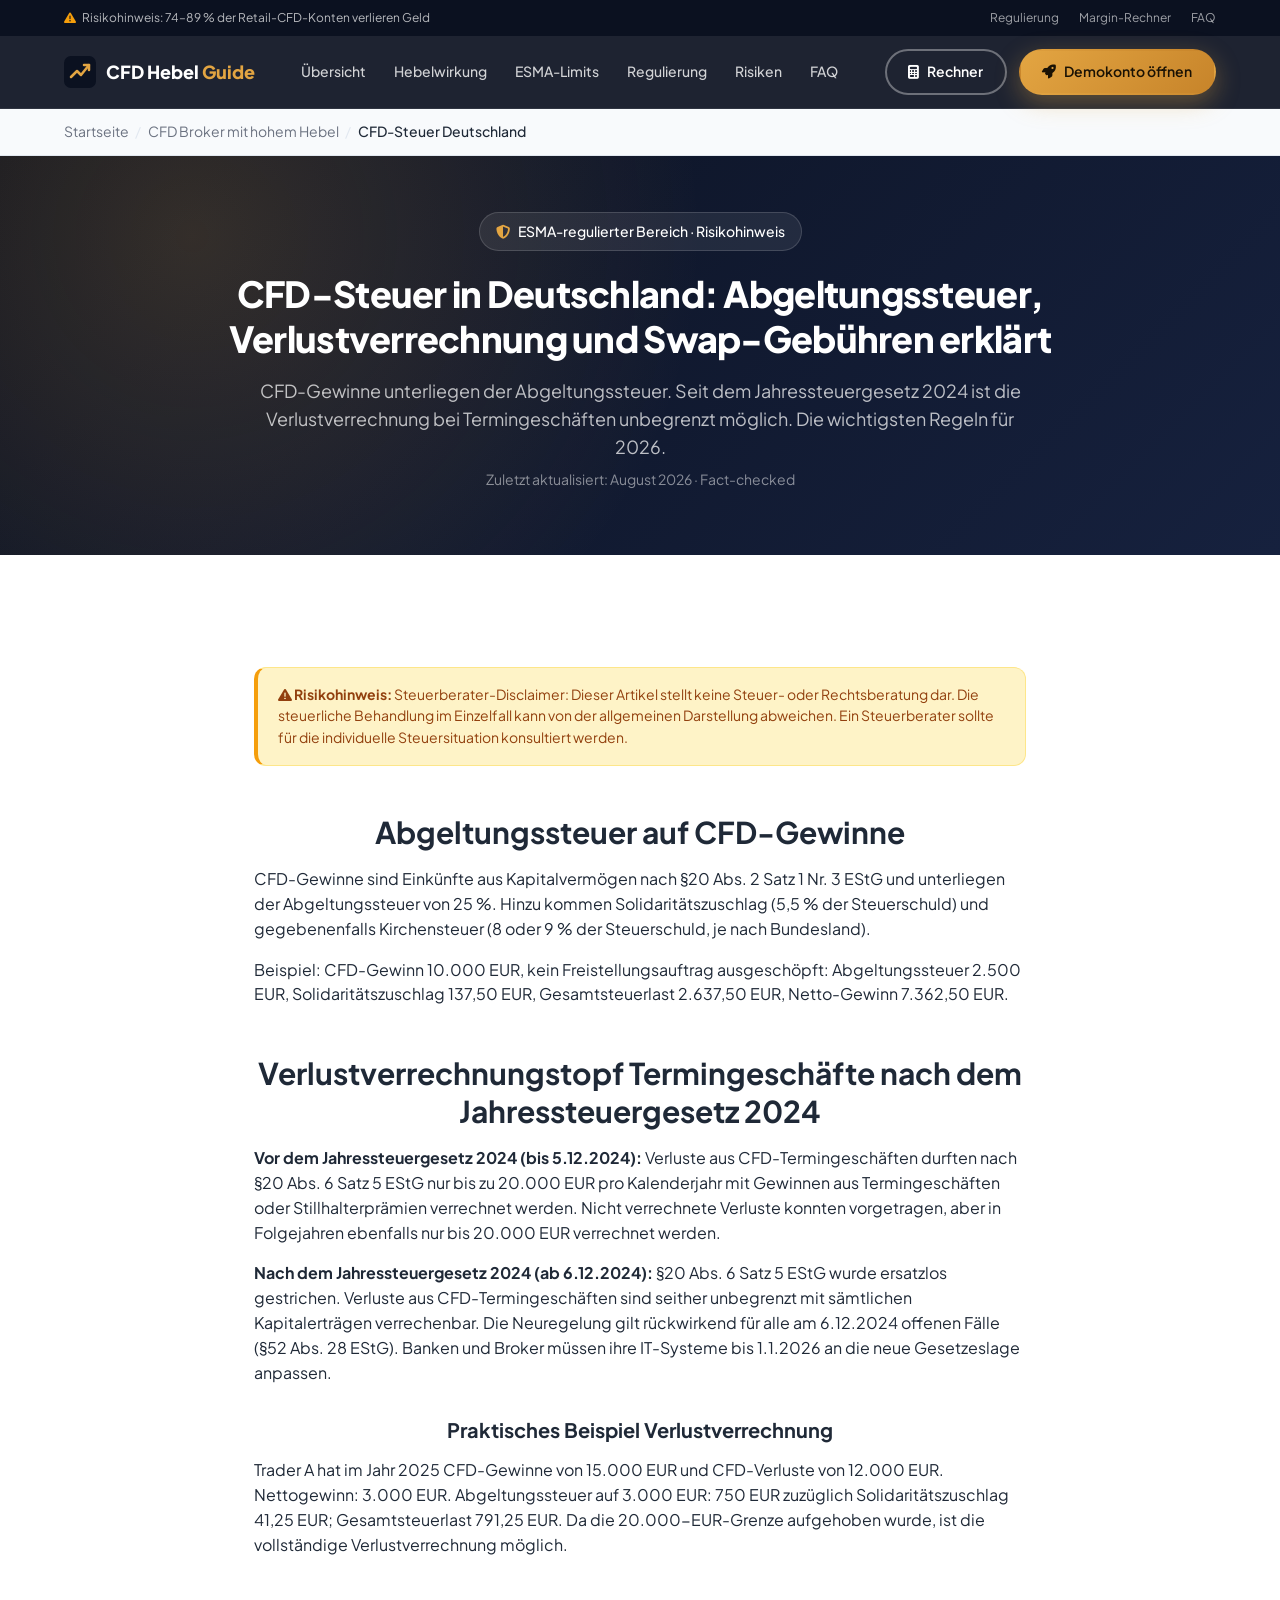
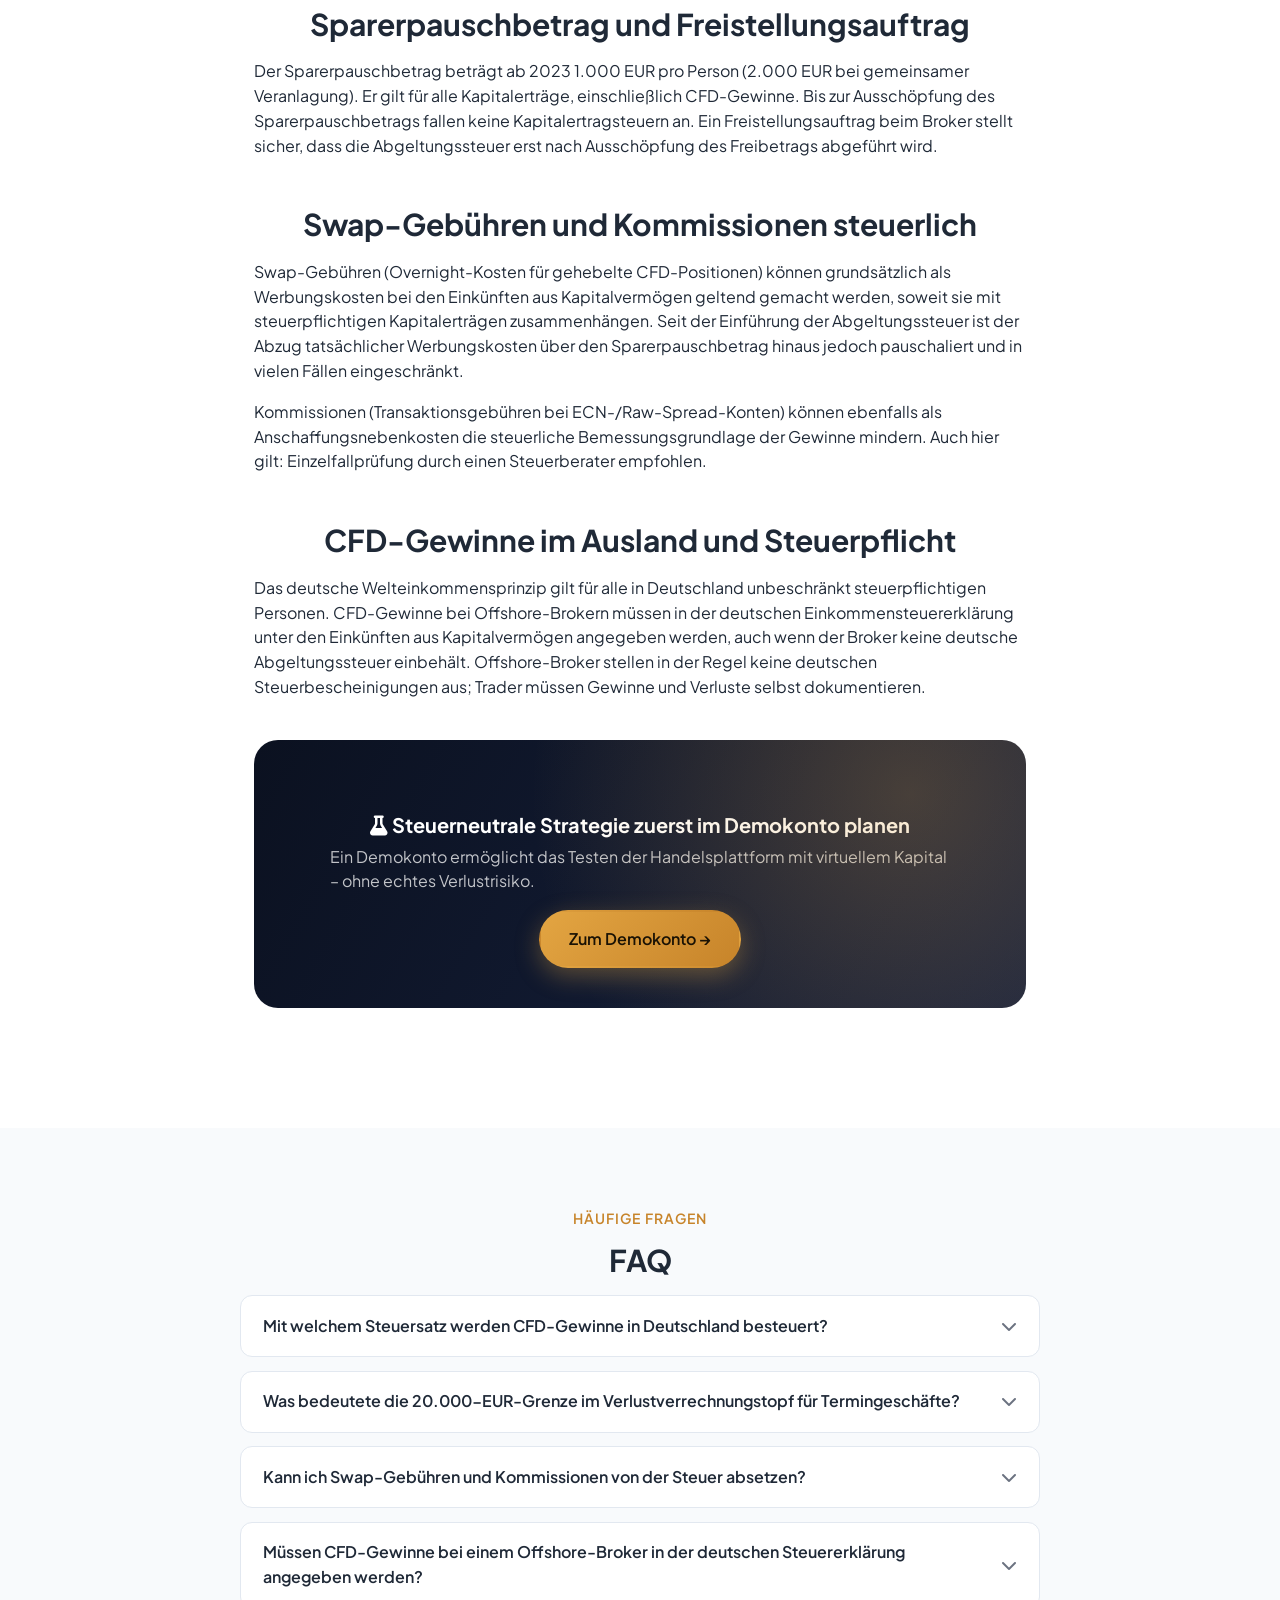
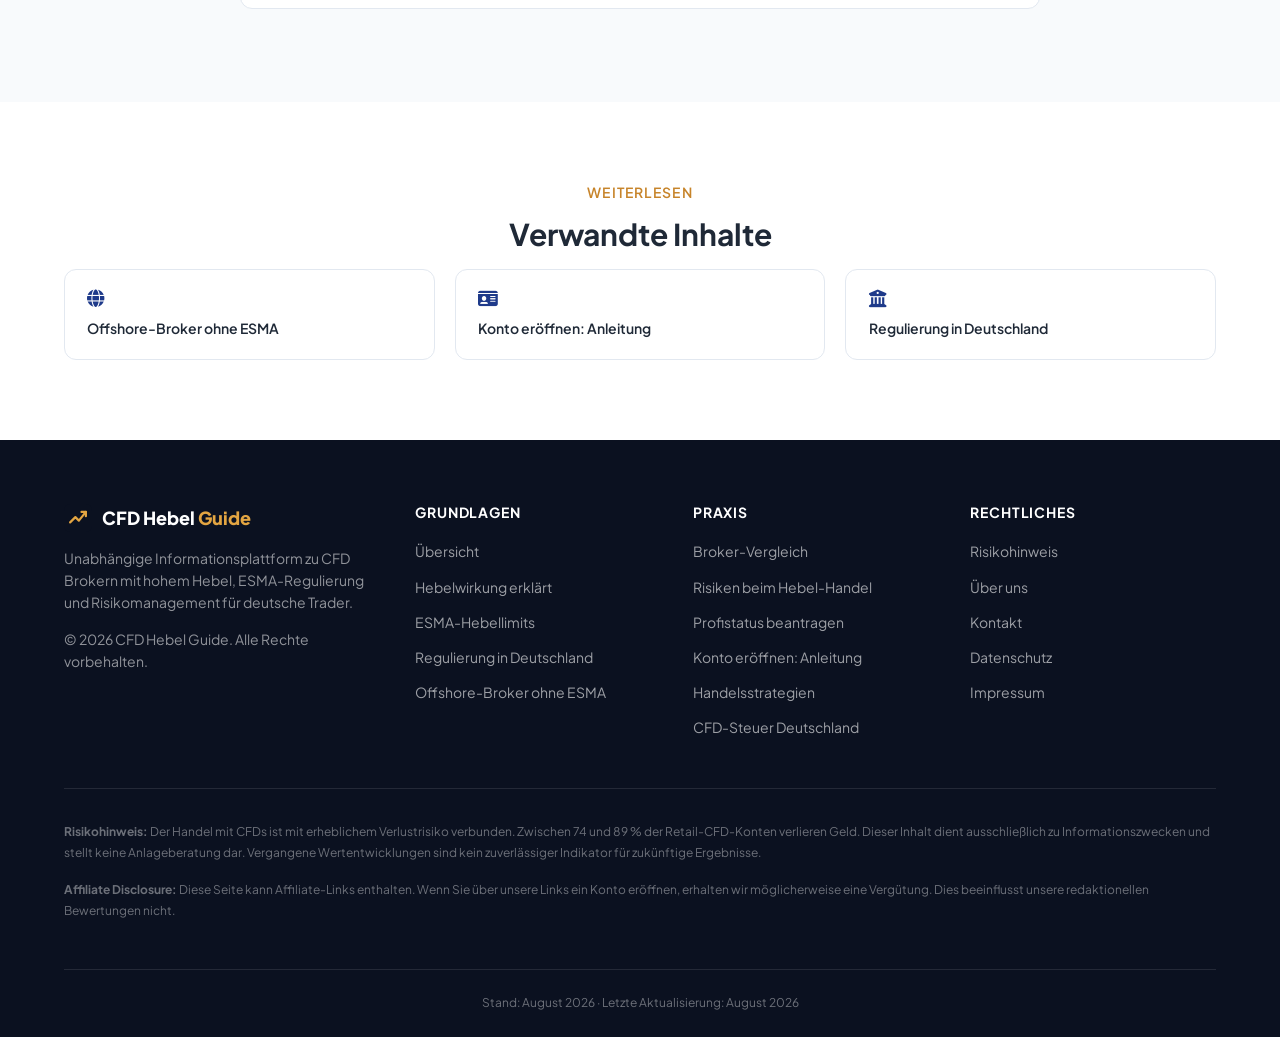
<file: cfd-steuer-deutschland.html>
<!DOCTYPE html>
<html lang="de">
<head>
<!-- Google tag (gtag.js) -->
<script async src="https://www.googletagmanager.com/gtag/js?id=G-6BJTG5KVPS"></script>
<script>
  window.dataLayer = window.dataLayer || [];
  function gtag(){dataLayer.push(arguments);}
  gtag('js', new Date());

  gtag('config', 'G-6BJTG5KVPS');
</script>
<meta charset="UTF-8">
<meta name="viewport" content="width=device-width, initial-scale=1.0">
<title>CFD-Steuer Deutschland 2026: Abgeltungssteuer & JStG 2024</title>
<meta name="description" content="CFD-Gewinne versteuern: Abgeltungssteuer 25 %, aufgehobene 20.000-EUR-Verlustgrenze durch das JStG 2024, Sparerpauschbetrag und die Steuerpflicht bei Offshore-Brokern.">
<link rel="canonical" href="https://cfd-hebel-guide.de/cfd-steuer-deutschland.html"/>
<link rel="icon" type="image/svg+xml" href="/favicon.svg">
<link rel="preconnect" href="https://fonts.googleapis.com">
<link rel="preconnect" href="https://fonts.gstatic.com" crossorigin>
<link href="https://fonts.googleapis.com/css2?family=Plus+Jakarta+Sans:wght@400;500;600;700;800&display=swap" rel="stylesheet">
<link rel="stylesheet" href="https://cdnjs.cloudflare.com/ajax/libs/font-awesome/6.5.1/css/all.min.css">
<link rel="stylesheet" href="/style.css">
<script type="application/ld+json">
{
  "@context": "https://schema.org",
  "@type": "Organization",
  "name": "CFD-Hebel-Guide",
  "url": "https://cfd-hebel-guide.de/",
  "description": "Unabhängige Informationsplattform zu CFD Brokern mit hohem Hebel, ESMA-Regulierung und Risiken für deutsche Trader.",
  "inLanguage": "de",
  "foundingDate": "2026",
  "areaServed": "DE"
}
</script>
<script type="application/ld+json">
{
  "@context": "https://schema.org",
  "@type": "WebPage",
  "name": "CFD-Steuer in Deutschland: Abgeltungssteuer, Verlustverrechnung und Swap-Gebühren erklärt",
  "url": "https://cfd-hebel-guide.de/cfd-steuer-deutschland",
  "description": "CFD-Gewinne versteuern: Abgeltungssteuer 25 %, aufgehobene 20.000-EUR-Verlustgrenze durch das JStG 2024, Sparerpauschbetrag und die Steuerpflicht bei Offshore-Brokern.",
  "inLanguage": "de",
  "datePublished": "2026-01-01",
  "dateModified": "2026-08-28",
  "author": { "@type": "Organization", "name": "CFD-Hebel-Guide" },
  "publisher": { "@type": "Organization", "name": "CFD-Hebel-Guide" }
}
</script>
<script type="application/ld+json">
{
  "@context": "https://schema.org",
  "@type": "BreadcrumbList",
  "itemListElement": [
    { "@type": "ListItem", "position": 1, "name": "Startseite", "item": "https://cfd-hebel-guide.de/index.html" },
    { "@type": "ListItem", "position": 2, "name": "CFD Broker mit hohem Hebel", "item": "https://cfd-hebel-guide.de/index.html" },
    { "@type": "ListItem", "position": 3, "name": "CFD-Steuer Deutschland", "item": "undefined" }
  ]
}
</script>
<script type="application/ld+json">
{
  "@context": "https://schema.org",
  "@type": "FAQPage",
  "mainEntity": [
    {
      "@type": "Question",
      "name": "Mit welchem Steuersatz werden CFD-Gewinne in Deutschland besteuert?",
      "acceptedAnswer": { "@type": "Answer", "text": "CFD-Gewinne unterliegen der Abgeltungssteuer von 25 % zuzüglich Solidaritätszuschlag (effektiv ca. 26,375 % ohne Kirchensteuer). Der Sparerpauschbetrag von 1.000 EUR pro Person reduziert die steuerliche Bemessungsgrundlage." }
    },
    {
      "@type": "Question",
      "name": "Was bedeutete die 20.000-EUR-Grenze im Verlustverrechnungstopf für Termingeschäfte?",
      "acceptedAnswer": { "@type": "Answer", "text": "Die frühere Regelung nach §20 Abs. 6 Satz 5 EStG beschränkte die Verrechnung von Verlusten aus Termingeschäften auf maximal 20.000 EUR pro Jahr. Diese Beschränkung wurde durch das Jahressteuergesetz 2024 aufgehoben; Verluste sind seither unbegrenzt verrechenbar." }
    },
    {
      "@type": "Question",
      "name": "Kann ich Swap-Gebühren und Kommissionen von der Steuer absetzen?",
      "acceptedAnswer": { "@type": "Answer", "text": "Swap-Gebühren und Kommissionen können grundsätzlich steuerlich berücksichtigt werden, da sie die Gewinne aus CFD-Termingeschäften mindern. Die genaue steuerliche Behandlung ist einzelfallabhängig." }
    },
    {
      "@type": "Question",
      "name": "Müssen CFD-Gewinne bei einem Offshore-Broker in der deutschen Steuererklärung angegeben werden?",
      "acceptedAnswer": { "@type": "Answer", "text": "Ja. Das Welteinkommensprinzip verpflichtet unbeschränkt steuerpflichtige Personen, alle weltweiten Kapitalerträge anzugeben, unabhängig davon, wo der Broker seinen Sitz hat." }
    }
  ]
}
</script>
</head>
<body>
<div class="top-bar">
  <div class="container">
    <div class="top-bar-msg"><i class="fas fa-triangle-exclamation"></i> Risikohinweis: 74–89 % der Retail-CFD-Konten verlieren Geld</div>
    <div class="top-bar-links">
      <a href="/index.html#regulierung">Regulierung</a>
      <a href="/index.html#rechner">Margin-Rechner</a>
      <a href="/index.html#faq">FAQ</a>
    </div>
  </div>
</div>
<header class="site-header">
  <div class="container nav-row">
    <a href="/index.html" class="logo">
      <svg viewBox="0 0 64 64" xmlns="http://www.w3.org/2000/svg"><rect width="64" height="64" rx="14" fill="#0B1120"/><path d="M14 42 L26 30 L34 38 L50 18" stroke="#E3A542" stroke-width="5" stroke-linecap="round" stroke-linejoin="round" fill="none"/><path d="M40 18 H50 V28" stroke="#E3A542" stroke-width="5" stroke-linecap="round" stroke-linejoin="round" fill="none"/></svg>
      <span>CFD Hebel <span class="logo-accent">Guide</span></span>
    </a>
    <button class="nav-toggle" aria-label="Menü öffnen" aria-expanded="false"><i class="fas fa-bars"></i></button>
    <nav class="main-nav">
      <a href="/index.html">Übersicht</a>
        <a href="/hebelwirkung-cfd-erklaert.html">Hebelwirkung</a>
        <a href="/esma-hebel-limits-deutschland.html">ESMA-Limits</a>
        <a href="/cfd-broker-regulierung-deutschland.html">Regulierung</a>
        <a href="/risiken-cfd-handel-hebel.html">Risiken</a>
        <a href="/index.html#faq">FAQ</a>
    </nav>
    <div class="header-actions">
      <a href="/index.html#rechner" class="btn btn-secondary btn-sm hide-mobile"><i class="fas fa-calculator"></i> <span class="hide-mobile">Rechner</span></a>
      <a href="https://libertex.com/de/" target="_blank" rel="noopener noreferrer" class="btn btn-primary btn-sm"><i class="fas fa-rocket"></i> Demokonto öffnen</a>
    </div>
  </div>
</header>
<nav class="breadcrumb-bar" aria-label="Breadcrumb">
  <div class="container">
    <ol>
      <li><a href="/index.html">Startseite</a></li>
      <li><a href="/index.html">CFD Broker mit hohem Hebel</a></li>
      <li aria-current="page">CFD-Steuer Deutschland</li>
    </ol>
  </div>
</nav>
<main>
  <section class="page-hero">
    <div class="container">
      <span class="badge"><i class="fas fa-shield-halved"></i> ESMA-regulierter Bereich · Risikohinweis</span>
      <h1>CFD-Steuer in Deutschland: Abgeltungssteuer, Verlustverrechnung und Swap-Gebühren erklärt</h1>
      <p class="lead" style="text-align:center;margin:0 auto;">CFD-Gewinne unterliegen der Abgeltungssteuer. Seit dem Jahressteuergesetz 2024 ist die Verlustverrechnung bei Termingeschäften unbegrenzt möglich. Die wichtigsten Regeln für 2026.</p>
      <p class="meta-line">Zuletzt aktualisiert: August 2026 · Fact-checked</p>
    </div>
  </section>

  <section>
    <div class="container article-content">
      <div class="risk-box compact">
        <p><i class="fas fa-triangle-exclamation"></i> <strong>Risikohinweis:</strong> Steuerberater-Disclaimer: Dieser Artikel stellt keine Steuer- oder Rechtsberatung dar. Die steuerliche Behandlung im Einzelfall kann von der allgemeinen Darstellung abweichen. Ein Steuerberater sollte für die individuelle Steuersituation konsultiert werden.</p>
      </div>

      
      <h2>Abgeltungssteuer auf CFD-Gewinne</h2>
      <p>CFD-Gewinne sind Einkünfte aus Kapitalvermögen nach §20 Abs. 2 Satz 1 Nr. 3 EStG und unterliegen der Abgeltungssteuer von 25 %. Hinzu kommen Solidaritätszuschlag (5,5 % der Steuerschuld) und gegebenenfalls Kirchensteuer (8 oder 9 % der Steuerschuld, je nach Bundesland).</p>
      <p>Beispiel: CFD-Gewinn 10.000 EUR, kein Freistellungsauftrag ausgeschöpft: Abgeltungssteuer 2.500 EUR, Solidaritätszuschlag 137,50 EUR, Gesamtsteuerlast 2.637,50 EUR, Netto-Gewinn 7.362,50 EUR.</p>

      <h2>Verlustverrechnungstopf Termingeschäfte nach dem Jahressteuergesetz 2024</h2>
      <p><strong>Vor dem Jahressteuergesetz 2024 (bis 5.12.2024):</strong> Verluste aus CFD-Termingeschäften durften nach §20 Abs. 6 Satz 5 EStG nur bis zu 20.000 EUR pro Kalenderjahr mit Gewinnen aus Termingeschäften oder Stillhalterprämien verrechnet werden. Nicht verrechnete Verluste konnten vorgetragen, aber in Folgejahren ebenfalls nur bis 20.000 EUR verrechnet werden.</p>
      <p><strong>Nach dem Jahressteuergesetz 2024 (ab 6.12.2024):</strong> §20 Abs. 6 Satz 5 EStG wurde ersatzlos gestrichen. Verluste aus CFD-Termingeschäften sind seither unbegrenzt mit sämtlichen Kapitalerträgen verrechenbar. Die Neuregelung gilt rückwirkend für alle am 6.12.2024 offenen Fälle (§52 Abs. 28 EStG). Banken und Broker müssen ihre IT-Systeme bis 1.1.2026 an die neue Gesetzeslage anpassen.</p>

      <h3>Praktisches Beispiel Verlustverrechnung</h3>
      <p>Trader A hat im Jahr 2025 CFD-Gewinne von 15.000 EUR und CFD-Verluste von 12.000 EUR. Nettogewinn: 3.000 EUR. Abgeltungssteuer auf 3.000 EUR: 750 EUR zuzüglich Solidaritätszuschlag 41,25 EUR; Gesamtsteuerlast 791,25 EUR. Da die 20.000-EUR-Grenze aufgehoben wurde, ist die vollständige Verlustverrechnung möglich.</p>

      <h2>Sparerpauschbetrag und Freistellungsauftrag</h2>
      <p>Der Sparerpauschbetrag beträgt ab 2023 1.000 EUR pro Person (2.000 EUR bei gemeinsamer Veranlagung). Er gilt für alle Kapitalerträge, einschließlich CFD-Gewinne. Bis zur Ausschöpfung des Sparerpauschbetrags fallen keine Kapitalertragsteuern an. Ein Freistellungsauftrag beim Broker stellt sicher, dass die Abgeltungssteuer erst nach Ausschöpfung des Freibetrags abgeführt wird.</p>

      <h2>Swap-Gebühren und Kommissionen steuerlich</h2>
      <p>Swap-Gebühren (Overnight-Kosten für gehebelte CFD-Positionen) können grundsätzlich als Werbungskosten bei den Einkünften aus Kapitalvermögen geltend gemacht werden, soweit sie mit steuerpflichtigen Kapitalerträgen zusammenhängen. Seit der Einführung der Abgeltungssteuer ist der Abzug tatsächlicher Werbungskosten über den Sparerpauschbetrag hinaus jedoch pauschaliert und in vielen Fällen eingeschränkt.</p>
      <p>Kommissionen (Transaktionsgebühren bei ECN-/Raw-Spread-Konten) können ebenfalls als Anschaffungsnebenkosten die steuerliche Bemessungsgrundlage der Gewinne mindern. Auch hier gilt: Einzelfallprüfung durch einen Steuerberater empfohlen.</p>

      <h2>CFD-Gewinne im Ausland und Steuerpflicht</h2>
      <p>Das deutsche Welteinkommensprinzip gilt für alle in Deutschland unbeschränkt steuerpflichtigen Personen. CFD-Gewinne bei Offshore-Brokern müssen in der deutschen Einkommensteuererklärung unter den Einkünften aus Kapitalvermögen angegeben werden, auch wenn der Broker keine deutsche Abgeltungssteuer einbehält. Offshore-Broker stellen in der Regel keine deutschen Steuerbescheinigungen aus; Trader müssen Gewinne und Verluste selbst dokumentieren.</p>
  

      <div class="cta-block">
  <h3><i class="fas fa-flask"></i> Steuerneutrale Strategie zuerst im Demokonto planen</h3>
  <p>Ein Demokonto ermöglicht das Testen der Handelsplattform mit virtuellem Kapital – ohne echtes Verlustrisiko.</p>
  <a href="https://libertex.com/de/" target="_blank" rel="noopener noreferrer" class="btn btn-primary">Zum Demokonto →</a>
</div>
    </div>
  </section>

  <section id="faq" class="alt">
  <div class="container">
    <span class="section-eyebrow">Häufige Fragen</span>
    <h2>FAQ</h2>
    <div class="faq-list">
      <details class="faq-item">
        <summary>Mit welchem Steuersatz werden CFD-Gewinne in Deutschland besteuert?</summary>
        <div class="faq-answer">CFD-Gewinne unterliegen der Abgeltungssteuer von 25 % zuzüglich Solidaritätszuschlag (effektiv ca. 26,375 % ohne Kirchensteuer). Der Sparerpauschbetrag von 1.000 EUR pro Person reduziert die steuerliche Bemessungsgrundlage.</div>
      </details>
      <details class="faq-item">
        <summary>Was bedeutete die 20.000-EUR-Grenze im Verlustverrechnungstopf für Termingeschäfte?</summary>
        <div class="faq-answer">Die frühere Regelung nach §20 Abs. 6 Satz 5 EStG beschränkte die Verrechnung von Verlusten aus Termingeschäften auf maximal 20.000 EUR pro Jahr. Diese Beschränkung wurde durch das Jahressteuergesetz 2024 aufgehoben; Verluste sind seither unbegrenzt verrechenbar.</div>
      </details>
      <details class="faq-item">
        <summary>Kann ich Swap-Gebühren und Kommissionen von der Steuer absetzen?</summary>
        <div class="faq-answer">Swap-Gebühren und Kommissionen können grundsätzlich steuerlich berücksichtigt werden, da sie die Gewinne aus CFD-Termingeschäften mindern. Die genaue steuerliche Behandlung ist einzelfallabhängig.</div>
      </details>
      <details class="faq-item">
        <summary>Müssen CFD-Gewinne bei einem Offshore-Broker in der deutschen Steuererklärung angegeben werden?</summary>
        <div class="faq-answer">Ja. Das Welteinkommensprinzip verpflichtet unbeschränkt steuerpflichtige Personen, alle weltweiten Kapitalerträge anzugeben, unabhängig davon, wo der Broker seinen Sitz hat.</div>
      </details>
    </div>
  </div>
</section>

  <section>
  <div class="container">
    <span class="section-eyebrow">Weiterlesen</span>
    <h2>Verwandte Inhalte</h2>
    <div class="related-grid">
      <a href="/offshore-cfd-broker-ohne-esma.html" class="related-card"><i class="fas fa-globe"></i><span class="related-title">Offshore-Broker ohne ESMA</span></a>
      <a href="/cfd-konto-eroeffnen-anleitung.html" class="related-card"><i class="fas fa-id-card"></i><span class="related-title">Konto eröffnen: Anleitung</span></a>
      <a href="/cfd-broker-regulierung-deutschland.html" class="related-card"><i class="fas fa-building-columns"></i><span class="related-title">Regulierung in Deutschland</span></a>
    </div>
  </div>
</section>
</main>
<footer class="site-footer">
  <div class="container">
    <div class="footer-grid">
      <div>
        <a href="/index.html" class="logo">
          <svg viewBox="0 0 64 64" xmlns="http://www.w3.org/2000/svg" style="width:28px;height:28px;"><rect width="64" height="64" rx="14" fill="#0B1120"/><path d="M14 42 L26 30 L34 38 L50 18" stroke="#E3A542" stroke-width="5" stroke-linecap="round" stroke-linejoin="round" fill="none"/><path d="M40 18 H50 V28" stroke="#E3A542" stroke-width="5" stroke-linecap="round" stroke-linejoin="round" fill="none"/></svg>
          <span>CFD Hebel <span class="logo-accent">Guide</span></span>
        </a>
        <p>Unabhängige Informationsplattform zu CFD Brokern mit hohem Hebel, ESMA-Regulierung und Risikomanagement für deutsche Trader.</p>
        <p>© 2026 CFD Hebel Guide. Alle Rechte vorbehalten.</p>
      </div>
      <div>
        <h4>Grundlagen</h4>
        <ul>
          <li><a href="/index.html">Übersicht</a></li>
          <li><a href="/hebelwirkung-cfd-erklaert.html">Hebelwirkung erklärt</a></li>
          <li><a href="/esma-hebel-limits-deutschland.html">ESMA-Hebellimits</a></li>
          <li><a href="/cfd-broker-regulierung-deutschland.html">Regulierung in Deutschland</a></li>
          <li><a href="/offshore-cfd-broker-ohne-esma.html">Offshore-Broker ohne ESMA</a></li>
        </ul>
      </div>
      <div>
        <h4>Praxis</h4>
        <ul>
          <li><a href="/cfd-broker-vergleich-hebel.html">Broker-Vergleich</a></li>
          <li><a href="/risiken-cfd-handel-hebel.html">Risiken beim Hebel-Handel</a></li>
          <li><a href="/professioneller-trader-status-beantragen.html">Profistatus beantragen</a></li>
          <li><a href="/cfd-konto-eroeffnen-anleitung.html">Konto eröffnen: Anleitung</a></li>
          <li><a href="/cfd-handelsstrategien-hebel.html">Handelsstrategien</a></li>
          <li><a href="/cfd-steuer-deutschland.html">CFD-Steuer Deutschland</a></li>
        </ul>
      </div>
      <div>
        <h4>Rechtliches</h4>
        <ul>
          <li><a href="/index.html#risiko">Risikohinweis</a></li>
          <li><a href="/index.html#ueber">Über uns</a></li>
          <li><a href="/index.html#kontakt">Kontakt</a></li>
          <li><a href="#">Datenschutz</a></li>
          <li><a href="#">Impressum</a></li>
        </ul>
      </div>
    </div>
    <div class="footer-legal">
      <p><strong>Risikohinweis:</strong> Der Handel mit CFDs ist mit erheblichem Verlustrisiko verbunden. Zwischen 74 und 89 % der Retail-CFD-Konten verlieren Geld. Dieser Inhalt dient ausschließlich zu Informationszwecken und stellt keine Anlageberatung dar. Vergangene Wertentwicklungen sind kein zuverlässiger Indikator für zukünftige Ergebnisse.</p>
      <p><strong>Affiliate Disclosure:</strong> Diese Seite kann Affiliate-Links enthalten. Wenn Sie über unsere Links ein Konto eröffnen, erhalten wir möglicherweise eine Vergütung. Dies beeinflusst unsere redaktionellen Bewertungen nicht.</p>
    </div>
    <div class="footer-bottom">Stand: August 2026 · Letzte Aktualisierung: August 2026</div>
  </div>
</footer>
<script src="/script.js"></script>
</body>
</html>
</file>
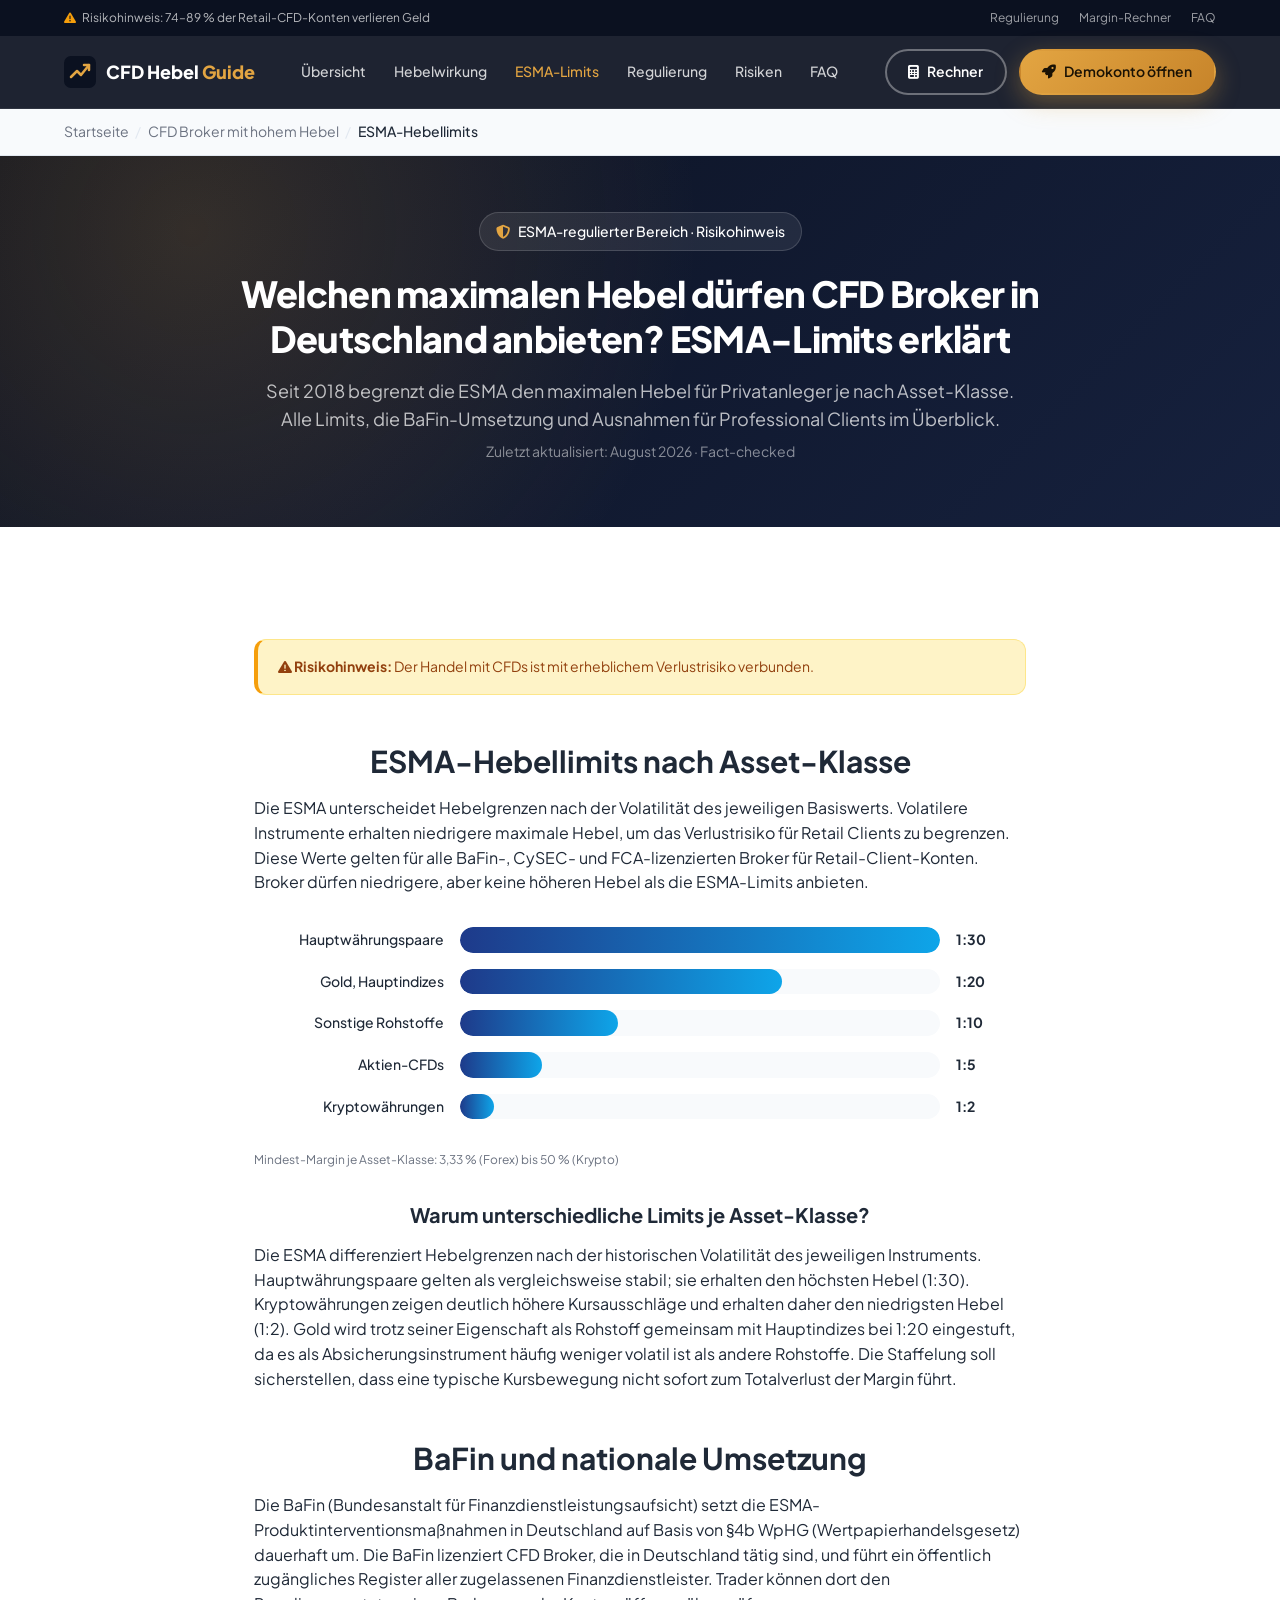
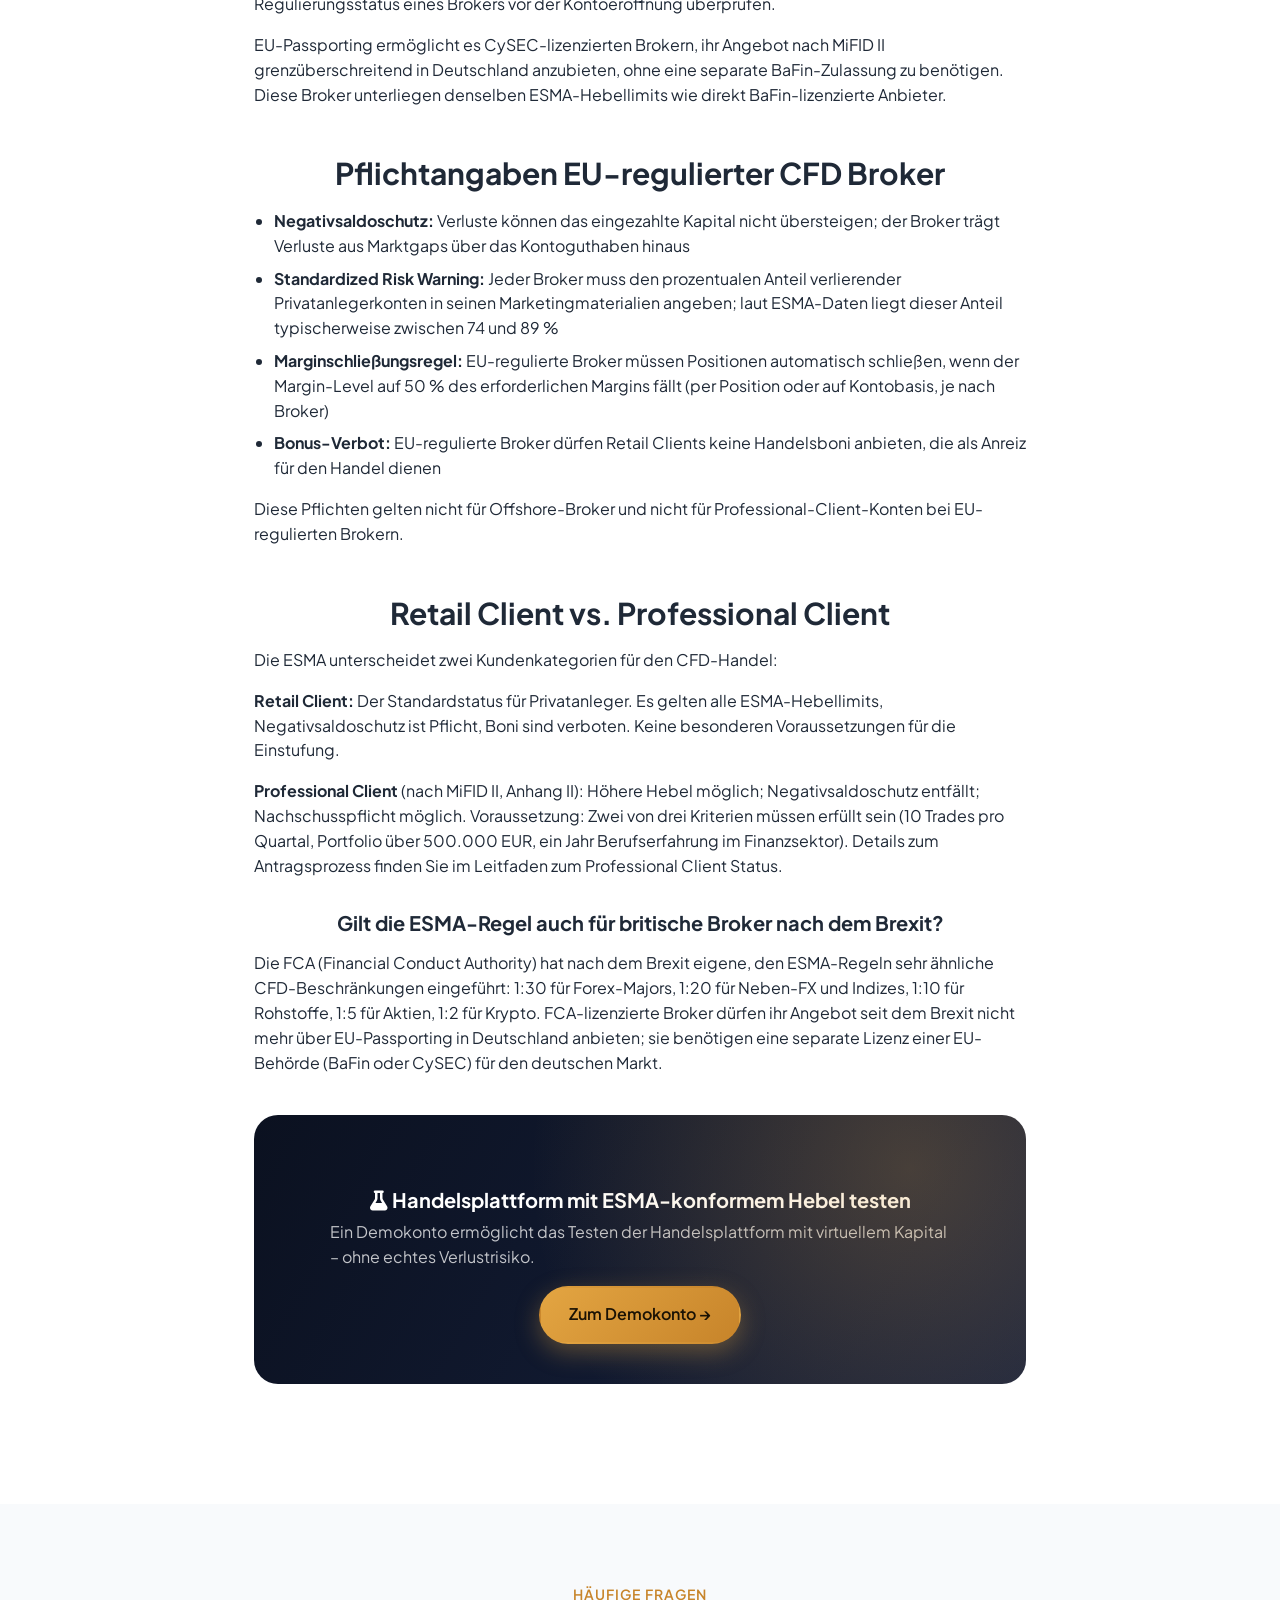
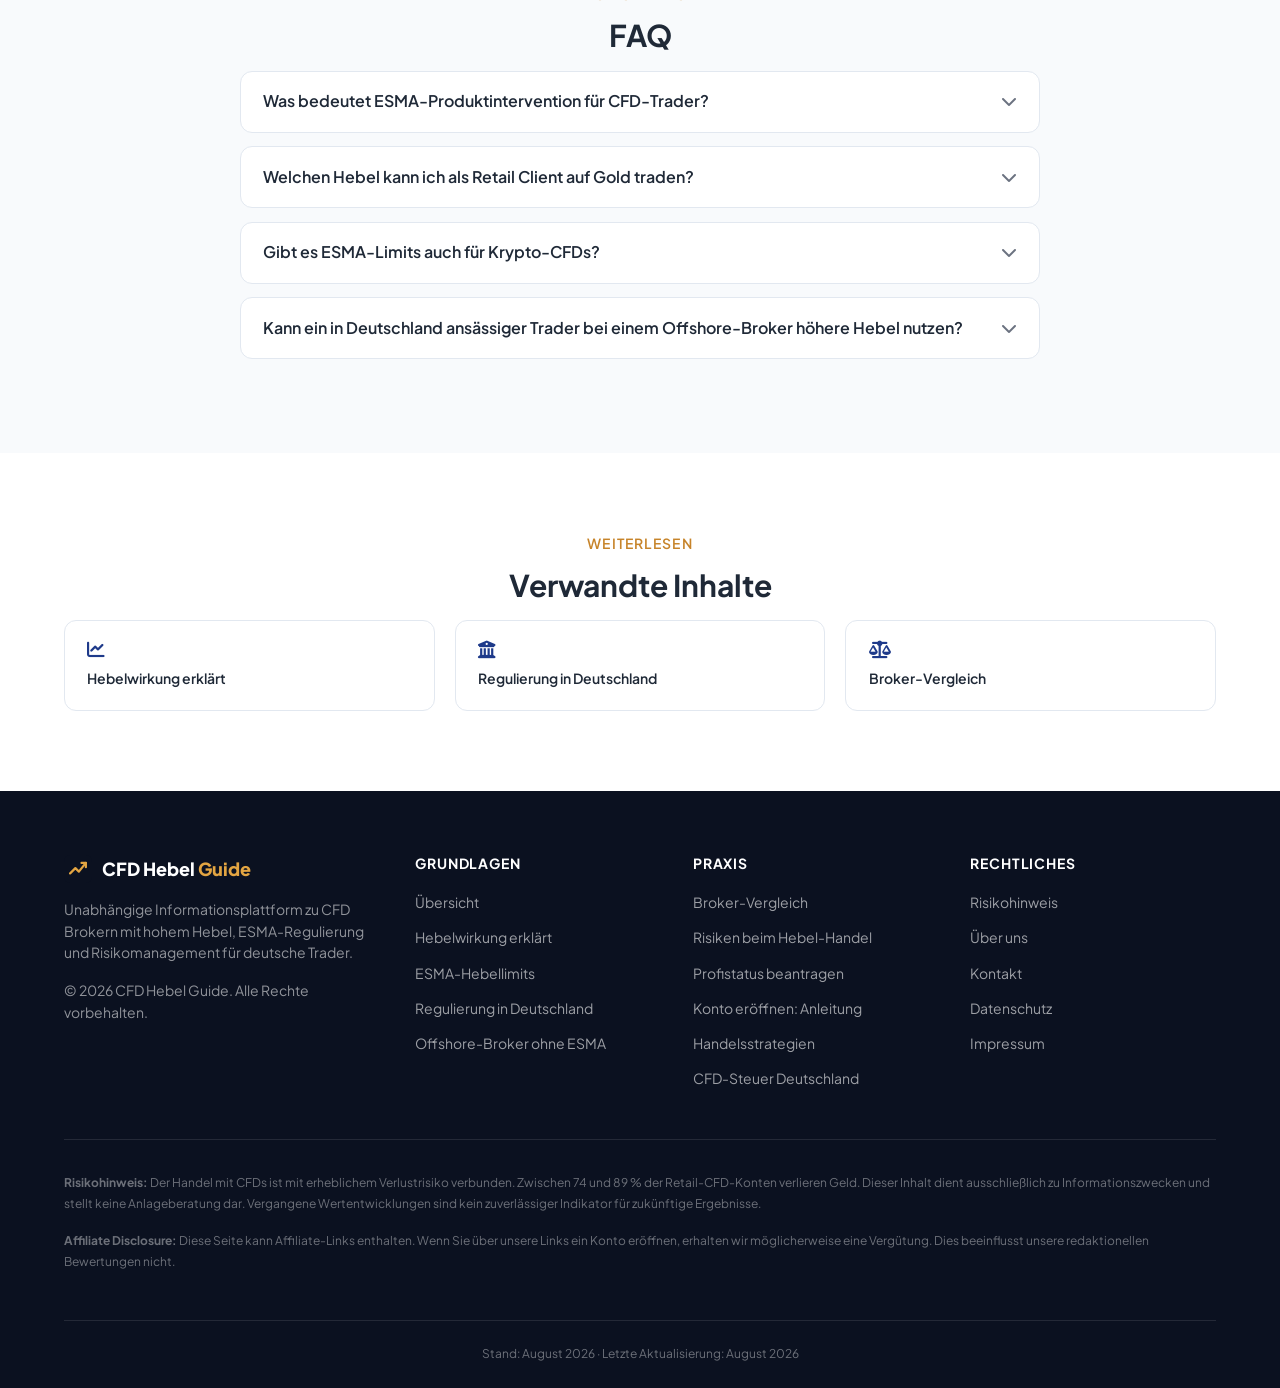
<file: esma-hebel-limits-deutschland.html>
<!DOCTYPE html>
<html lang="de">
<head>
<!-- Google tag (gtag.js) -->
<script async src="https://www.googletagmanager.com/gtag/js?id=G-6BJTG5KVPS"></script>
<script>
  window.dataLayer = window.dataLayer || [];
  function gtag(){dataLayer.push(arguments);}
  gtag('js', new Date());

  gtag('config', 'G-6BJTG5KVPS');
</script>
<meta charset="UTF-8">
<meta name="viewport" content="width=device-width, initial-scale=1.0">
<title>ESMA-Hebellimits in Deutschland 2026: 1:30 bis 1:2 im Überblick</title>
<meta name="description" content="ESMA-Hebellimits für Privatanleger: 1:30 Forex, 1:20 Gold & Indizes, 1:10 Rohstoffe, 1:5 Aktien, 1:2 Krypto. BaFin-Umsetzung, Pflichtangaben und Profistatus erklärt.">
<link rel="canonical" href="https://cfd-hebel-guide.de/esma-hebel-limits-deutschland.html"/>
<link rel="icon" type="image/svg+xml" href="/favicon.svg">
<link rel="preconnect" href="https://fonts.googleapis.com">
<link rel="preconnect" href="https://fonts.gstatic.com" crossorigin>
<link href="https://fonts.googleapis.com/css2?family=Plus+Jakarta+Sans:wght@400;500;600;700;800&display=swap" rel="stylesheet">
<link rel="stylesheet" href="https://cdnjs.cloudflare.com/ajax/libs/font-awesome/6.5.1/css/all.min.css">
<link rel="stylesheet" href="/style.css">
<script type="application/ld+json">
{
  "@context": "https://schema.org",
  "@type": "Organization",
  "name": "CFD-Hebel-Guide",
  "url": "https://cfd-hebel-guide.de/",
  "description": "Unabhängige Informationsplattform zu CFD Brokern mit hohem Hebel, ESMA-Regulierung und Risiken für deutsche Trader.",
  "inLanguage": "de",
  "foundingDate": "2026",
  "areaServed": "DE"
}
</script>
<script type="application/ld+json">
{
  "@context": "https://schema.org",
  "@type": "WebPage",
  "name": "Welchen maximalen Hebel dürfen CFD Broker in Deutschland anbieten? ESMA-Limits erklärt",
  "url": "https://cfd-hebel-guide.de/esma-hebel-limits-deutschland",
  "description": "ESMA-Hebellimits für Privatanleger: 1:30 Forex, 1:20 Gold & Indizes, 1:10 Rohstoffe, 1:5 Aktien, 1:2 Krypto. BaFin-Umsetzung, Pflichtangaben und Profistatus erklärt.",
  "inLanguage": "de",
  "datePublished": "2026-01-01",
  "dateModified": "2026-08-28",
  "author": { "@type": "Organization", "name": "CFD-Hebel-Guide" },
  "publisher": { "@type": "Organization", "name": "CFD-Hebel-Guide" }
}
</script>
<script type="application/ld+json">
{
  "@context": "https://schema.org",
  "@type": "BreadcrumbList",
  "itemListElement": [
    { "@type": "ListItem", "position": 1, "name": "Startseite", "item": "https://cfd-hebel-guide.de/index.html" },
    { "@type": "ListItem", "position": 2, "name": "CFD Broker mit hohem Hebel", "item": "https://cfd-hebel-guide.de/index.html" },
    { "@type": "ListItem", "position": 3, "name": "ESMA-Hebellimits", "item": "undefined" }
  ]
}
</script>
<script type="application/ld+json">
{
  "@context": "https://schema.org",
  "@type": "FAQPage",
  "mainEntity": [
    {
      "@type": "Question",
      "name": "Was bedeutet ESMA-Produktintervention für CFD-Trader?",
      "acceptedAnswer": { "@type": "Answer", "text": "Die ESMA-Produktintervention von 2018 hat Hebellimits, Negativsaldoschutz und das Bonus-Verbot für Retail-CFD-Kunden in der EU eingeführt. Alle EU-regulierten Broker müssen diese Maßnahmen für Retail-Client-Konten umsetzen. Die Maßnahmen wurden 2019 durch nationale Aufseher wie die BaFin dauerhaft übernommen." }
    },
    {
      "@type": "Question",
      "name": "Welchen Hebel kann ich als Retail Client auf Gold traden?",
      "acceptedAnswer": { "@type": "Answer", "text": "Gold (XAU/USD) fällt laut ESMA in die Kategorie „Neben-FX, Gold und Hauptindizes\". Der maximale Hebel für Retail Clients beträgt 1:20 bei einer Mindest-Margin von 5 % des Positionswerts." }
    },
    {
      "@type": "Question",
      "name": "Gibt es ESMA-Limits auch für Krypto-CFDs?",
      "acceptedAnswer": { "@type": "Answer", "text": "Ja. Kryptowährungs-CFDs unterliegen dem strengsten ESMA-Hebellimit von 1:2 bei einer Mindest-Margin von 50 %. Der niedrige Hebel spiegelt die hohe Volatilität von Kryptowährungen wider." }
    },
    {
      "@type": "Question",
      "name": "Kann ein in Deutschland ansässiger Trader bei einem Offshore-Broker höhere Hebel nutzen?",
      "acceptedAnswer": { "@type": "Answer", "text": "Die Nutzung von Offshore-Brokern durch deutsche Trader ist legal, unterliegt jedoch nicht den ESMA-Schutzstandards. Negativsaldoschutz und EU-Einlagensicherung entfallen. Steuerliche Pflichten bleiben für deutsche Trader bestehen, auch bei Offshore-Brokern." }
    }
  ]
}
</script>
</head>
<body>
<div class="top-bar">
  <div class="container">
    <div class="top-bar-msg"><i class="fas fa-triangle-exclamation"></i> Risikohinweis: 74–89 % der Retail-CFD-Konten verlieren Geld</div>
    <div class="top-bar-links">
      <a href="/index.html#regulierung">Regulierung</a>
      <a href="/index.html#rechner">Margin-Rechner</a>
      <a href="/index.html#faq">FAQ</a>
    </div>
  </div>
</div>
<header class="site-header">
  <div class="container nav-row">
    <a href="/index.html" class="logo">
      <svg viewBox="0 0 64 64" xmlns="http://www.w3.org/2000/svg"><rect width="64" height="64" rx="14" fill="#0B1120"/><path d="M14 42 L26 30 L34 38 L50 18" stroke="#E3A542" stroke-width="5" stroke-linecap="round" stroke-linejoin="round" fill="none"/><path d="M40 18 H50 V28" stroke="#E3A542" stroke-width="5" stroke-linecap="round" stroke-linejoin="round" fill="none"/></svg>
      <span>CFD Hebel <span class="logo-accent">Guide</span></span>
    </a>
    <button class="nav-toggle" aria-label="Menü öffnen" aria-expanded="false"><i class="fas fa-bars"></i></button>
    <nav class="main-nav">
      <a href="/index.html">Übersicht</a>
        <a href="/hebelwirkung-cfd-erklaert.html">Hebelwirkung</a>
        <a href="/esma-hebel-limits-deutschland.html" class="active">ESMA-Limits</a>
        <a href="/cfd-broker-regulierung-deutschland.html">Regulierung</a>
        <a href="/risiken-cfd-handel-hebel.html">Risiken</a>
        <a href="/index.html#faq">FAQ</a>
    </nav>
    <div class="header-actions">
      <a href="/index.html#rechner" class="btn btn-secondary btn-sm hide-mobile"><i class="fas fa-calculator"></i> <span class="hide-mobile">Rechner</span></a>
      <a href="https://libertex.com/de/" target="_blank" rel="noopener noreferrer" class="btn btn-primary btn-sm"><i class="fas fa-rocket"></i> Demokonto öffnen</a>
    </div>
  </div>
</header>
<nav class="breadcrumb-bar" aria-label="Breadcrumb">
  <div class="container">
    <ol>
      <li><a href="/index.html">Startseite</a></li>
      <li><a href="/index.html">CFD Broker mit hohem Hebel</a></li>
      <li aria-current="page">ESMA-Hebellimits</li>
    </ol>
  </div>
</nav>
<main>
  <section class="page-hero">
    <div class="container">
      <span class="badge"><i class="fas fa-shield-halved"></i> ESMA-regulierter Bereich · Risikohinweis</span>
      <h1>Welchen maximalen Hebel dürfen CFD Broker in Deutschland anbieten? ESMA-Limits erklärt</h1>
      <p class="lead" style="text-align:center;margin:0 auto;">Seit 2018 begrenzt die ESMA den maximalen Hebel für Privatanleger je nach Asset-Klasse. Alle Limits, die BaFin-Umsetzung und Ausnahmen für Professional Clients im Überblick.</p>
      <p class="meta-line">Zuletzt aktualisiert: August 2026 · Fact-checked</p>
    </div>
  </section>

  <section>
    <div class="container article-content">
      <div class="risk-box compact">
        <p><i class="fas fa-triangle-exclamation"></i> <strong>Risikohinweis:</strong> Der Handel mit CFDs ist mit erheblichem Verlustrisiko verbunden.</p>
      </div>

      
      <h2>ESMA-Hebellimits nach Asset-Klasse</h2>
      <p>Die ESMA unterscheidet Hebelgrenzen nach der Volatilität des jeweiligen Basiswerts. Volatilere Instrumente erhalten niedrigere maximale Hebel, um das Verlustrisiko für Retail Clients zu begrenzen. Diese Werte gelten für alle BaFin-, CySEC- und FCA-lizenzierten Broker für Retail-Client-Konten. Broker dürfen niedrigere, aber keine höheren Hebel als die ESMA-Limits anbieten.</p>
      <div class="leverage-bars">
        <div class="leverage-bar-row">
          <div class="leverage-bar-label">Hauptwährungspaare</div>
          <div class="leverage-bar-track"><div class="leverage-bar-fill" style="width:100%"></div></div>
          <div class="leverage-bar-value">1:30</div>
        </div>
        <div class="leverage-bar-row">
          <div class="leverage-bar-label">Gold, Hauptindizes</div>
          <div class="leverage-bar-track"><div class="leverage-bar-fill" style="width:67%"></div></div>
          <div class="leverage-bar-value">1:20</div>
        </div>
        <div class="leverage-bar-row">
          <div class="leverage-bar-label">Sonstige Rohstoffe</div>
          <div class="leverage-bar-track"><div class="leverage-bar-fill" style="width:33%"></div></div>
          <div class="leverage-bar-value">1:10</div>
        </div>
        <div class="leverage-bar-row">
          <div class="leverage-bar-label">Aktien-CFDs</div>
          <div class="leverage-bar-track"><div class="leverage-bar-fill" style="width:17%"></div></div>
          <div class="leverage-bar-value">1:5</div>
        </div>
        <div class="leverage-bar-row">
          <div class="leverage-bar-label">Kryptowährungen</div>
          <div class="leverage-bar-track"><div class="leverage-bar-fill" style="width:7%"></div></div>
          <div class="leverage-bar-value">1:2</div>
        </div>
      </div>
      <p class="table-caption">Mindest-Margin je Asset-Klasse: 3,33 % (Forex) bis 50 % (Krypto)</p>

      <h3>Warum unterschiedliche Limits je Asset-Klasse?</h3>
      <p>Die ESMA differenziert Hebelgrenzen nach der historischen Volatilität des jeweiligen Instruments. Hauptwährungspaare gelten als vergleichsweise stabil; sie erhalten den höchsten Hebel (1:30). Kryptowährungen zeigen deutlich höhere Kursausschläge und erhalten daher den niedrigsten Hebel (1:2). Gold wird trotz seiner Eigenschaft als Rohstoff gemeinsam mit Hauptindizes bei 1:20 eingestuft, da es als Absicherungsinstrument häufig weniger volatil ist als andere Rohstoffe. Die Staffelung soll sicherstellen, dass eine typische Kursbewegung nicht sofort zum Totalverlust der Margin führt.</p>

      <h2>BaFin und nationale Umsetzung</h2>
      <p>Die BaFin (Bundesanstalt für Finanzdienstleistungsaufsicht) setzt die ESMA-Produktinterventionsmaßnahmen in Deutschland auf Basis von §4b WpHG (Wertpapierhandelsgesetz) dauerhaft um. Die BaFin lizenziert CFD Broker, die in Deutschland tätig sind, und führt ein öffentlich zugängliches Register aller zugelassenen Finanzdienstleister. Trader können dort den Regulierungsstatus eines Brokers vor der Kontoeröffnung überprüfen.</p>
      <p>EU-Passporting ermöglicht es CySEC-lizenzierten Brokern, ihr Angebot nach MiFID II grenzüberschreitend in Deutschland anzubieten, ohne eine separate BaFin-Zulassung zu benötigen. Diese Broker unterliegen denselben ESMA-Hebellimits wie direkt BaFin-lizenzierte Anbieter.</p>

      <h2>Pflichtangaben EU-regulierter CFD Broker</h2>
      <ul>
        <li><strong>Negativsaldoschutz:</strong> Verluste können das eingezahlte Kapital nicht übersteigen; der Broker trägt Verluste aus Marktgaps über das Kontoguthaben hinaus</li>
        <li><strong>Standardized Risk Warning:</strong> Jeder Broker muss den prozentualen Anteil verlierender Privatanlegerkonten in seinen Marketingmaterialien angeben; laut ESMA-Daten liegt dieser Anteil typischerweise zwischen 74 und 89 %</li>
        <li><strong>Marginschließungsregel:</strong> EU-regulierte Broker müssen Positionen automatisch schließen, wenn der Margin-Level auf 50 % des erforderlichen Margins fällt (per Position oder auf Kontobasis, je nach Broker)</li>
        <li><strong>Bonus-Verbot:</strong> EU-regulierte Broker dürfen Retail Clients keine Handelsboni anbieten, die als Anreiz für den Handel dienen</li>
      </ul>
      <p>Diese Pflichten gelten nicht für Offshore-Broker und nicht für Professional-Client-Konten bei EU-regulierten Brokern.</p>

      <h2>Retail Client vs. Professional Client</h2>
      <p>Die ESMA unterscheidet zwei Kundenkategorien für den CFD-Handel:</p>
      <p><strong>Retail Client:</strong> Der Standardstatus für Privatanleger. Es gelten alle ESMA-Hebellimits, Negativsaldoschutz ist Pflicht, Boni sind verboten. Keine besonderen Voraussetzungen für die Einstufung.</p>
      <p><strong>Professional Client</strong> (nach MiFID II, Anhang II): Höhere Hebel möglich; Negativsaldoschutz entfällt; Nachschusspflicht möglich. Voraussetzung: Zwei von drei Kriterien müssen erfüllt sein (10 Trades pro Quartal, Portfolio über 500.000 EUR, ein Jahr Berufserfahrung im Finanzsektor). Details zum Antragsprozess finden Sie im <a href="/professioneller-trader-status-beantragen.html">Leitfaden zum Professional Client Status</a>.</p>

      <h3>Gilt die ESMA-Regel auch für britische Broker nach dem Brexit?</h3>
      <p>Die FCA (Financial Conduct Authority) hat nach dem Brexit eigene, den ESMA-Regeln sehr ähnliche CFD-Beschränkungen eingeführt: 1:30 für Forex-Majors, 1:20 für Neben-FX und Indizes, 1:10 für Rohstoffe, 1:5 für Aktien, 1:2 für Krypto. FCA-lizenzierte Broker dürfen ihr Angebot seit dem Brexit nicht mehr über EU-Passporting in Deutschland anbieten; sie benötigen eine separate Lizenz einer EU-Behörde (BaFin oder CySEC) für den deutschen Markt.</p>
  

      <div class="cta-block">
  <h3><i class="fas fa-flask"></i> Handelsplattform mit ESMA-konformem Hebel testen</h3>
  <p>Ein Demokonto ermöglicht das Testen der Handelsplattform mit virtuellem Kapital – ohne echtes Verlustrisiko.</p>
  <a href="https://libertex.com/de/" target="_blank" rel="noopener noreferrer" class="btn btn-primary">Zum Demokonto →</a>
</div>
    </div>
  </section>

  <section id="faq" class="alt">
  <div class="container">
    <span class="section-eyebrow">Häufige Fragen</span>
    <h2>FAQ</h2>
    <div class="faq-list">
      <details class="faq-item">
        <summary>Was bedeutet ESMA-Produktintervention für CFD-Trader?</summary>
        <div class="faq-answer">Die ESMA-Produktintervention von 2018 hat Hebellimits, Negativsaldoschutz und das Bonus-Verbot für Retail-CFD-Kunden in der EU eingeführt. Alle EU-regulierten Broker müssen diese Maßnahmen für Retail-Client-Konten umsetzen. Die Maßnahmen wurden 2019 durch nationale Aufseher wie die BaFin dauerhaft übernommen.</div>
      </details>
      <details class="faq-item">
        <summary>Welchen Hebel kann ich als Retail Client auf Gold traden?</summary>
        <div class="faq-answer">Gold (XAU/USD) fällt laut ESMA in die Kategorie „Neben-FX, Gold und Hauptindizes". Der maximale Hebel für Retail Clients beträgt 1:20 bei einer Mindest-Margin von 5 % des Positionswerts.</div>
      </details>
      <details class="faq-item">
        <summary>Gibt es ESMA-Limits auch für Krypto-CFDs?</summary>
        <div class="faq-answer">Ja. Kryptowährungs-CFDs unterliegen dem strengsten ESMA-Hebellimit von 1:2 bei einer Mindest-Margin von 50 %. Der niedrige Hebel spiegelt die hohe Volatilität von Kryptowährungen wider.</div>
      </details>
      <details class="faq-item">
        <summary>Kann ein in Deutschland ansässiger Trader bei einem Offshore-Broker höhere Hebel nutzen?</summary>
        <div class="faq-answer">Die Nutzung von Offshore-Brokern durch deutsche Trader ist legal, unterliegt jedoch nicht den ESMA-Schutzstandards. Negativsaldoschutz und EU-Einlagensicherung entfallen. Steuerliche Pflichten bleiben für deutsche Trader bestehen, auch bei Offshore-Brokern.</div>
      </details>
    </div>
  </div>
</section>

  <section>
  <div class="container">
    <span class="section-eyebrow">Weiterlesen</span>
    <h2>Verwandte Inhalte</h2>
    <div class="related-grid">
      <a href="/hebelwirkung-cfd-erklaert.html" class="related-card"><i class="fas fa-chart-line"></i><span class="related-title">Hebelwirkung erklärt</span></a>
      <a href="/cfd-broker-regulierung-deutschland.html" class="related-card"><i class="fas fa-building-columns"></i><span class="related-title">Regulierung in Deutschland</span></a>
      <a href="/cfd-broker-vergleich-hebel.html" class="related-card"><i class="fas fa-scale-balanced"></i><span class="related-title">Broker-Vergleich</span></a>
    </div>
  </div>
</section>
</main>
<footer class="site-footer">
  <div class="container">
    <div class="footer-grid">
      <div>
        <a href="/index.html" class="logo">
          <svg viewBox="0 0 64 64" xmlns="http://www.w3.org/2000/svg" style="width:28px;height:28px;"><rect width="64" height="64" rx="14" fill="#0B1120"/><path d="M14 42 L26 30 L34 38 L50 18" stroke="#E3A542" stroke-width="5" stroke-linecap="round" stroke-linejoin="round" fill="none"/><path d="M40 18 H50 V28" stroke="#E3A542" stroke-width="5" stroke-linecap="round" stroke-linejoin="round" fill="none"/></svg>
          <span>CFD Hebel <span class="logo-accent">Guide</span></span>
        </a>
        <p>Unabhängige Informationsplattform zu CFD Brokern mit hohem Hebel, ESMA-Regulierung und Risikomanagement für deutsche Trader.</p>
        <p>© 2026 CFD Hebel Guide. Alle Rechte vorbehalten.</p>
      </div>
      <div>
        <h4>Grundlagen</h4>
        <ul>
          <li><a href="/index.html">Übersicht</a></li>
          <li><a href="/hebelwirkung-cfd-erklaert.html">Hebelwirkung erklärt</a></li>
          <li><a href="/esma-hebel-limits-deutschland.html">ESMA-Hebellimits</a></li>
          <li><a href="/cfd-broker-regulierung-deutschland.html">Regulierung in Deutschland</a></li>
          <li><a href="/offshore-cfd-broker-ohne-esma.html">Offshore-Broker ohne ESMA</a></li>
        </ul>
      </div>
      <div>
        <h4>Praxis</h4>
        <ul>
          <li><a href="/cfd-broker-vergleich-hebel.html">Broker-Vergleich</a></li>
          <li><a href="/risiken-cfd-handel-hebel.html">Risiken beim Hebel-Handel</a></li>
          <li><a href="/professioneller-trader-status-beantragen.html">Profistatus beantragen</a></li>
          <li><a href="/cfd-konto-eroeffnen-anleitung.html">Konto eröffnen: Anleitung</a></li>
          <li><a href="/cfd-handelsstrategien-hebel.html">Handelsstrategien</a></li>
          <li><a href="/cfd-steuer-deutschland.html">CFD-Steuer Deutschland</a></li>
        </ul>
      </div>
      <div>
        <h4>Rechtliches</h4>
        <ul>
          <li><a href="/index.html#risiko">Risikohinweis</a></li>
          <li><a href="/index.html#ueber">Über uns</a></li>
          <li><a href="/index.html#kontakt">Kontakt</a></li>
          <li><a href="#">Datenschutz</a></li>
          <li><a href="#">Impressum</a></li>
        </ul>
      </div>
    </div>
    <div class="footer-legal">
      <p><strong>Risikohinweis:</strong> Der Handel mit CFDs ist mit erheblichem Verlustrisiko verbunden. Zwischen 74 und 89 % der Retail-CFD-Konten verlieren Geld. Dieser Inhalt dient ausschließlich zu Informationszwecken und stellt keine Anlageberatung dar. Vergangene Wertentwicklungen sind kein zuverlässiger Indikator für zukünftige Ergebnisse.</p>
      <p><strong>Affiliate Disclosure:</strong> Diese Seite kann Affiliate-Links enthalten. Wenn Sie über unsere Links ein Konto eröffnen, erhalten wir möglicherweise eine Vergütung. Dies beeinflusst unsere redaktionellen Bewertungen nicht.</p>
    </div>
    <div class="footer-bottom">Stand: August 2026 · Letzte Aktualisierung: August 2026</div>
  </div>
</footer>
<script src="/script.js"></script>
</body>
</html>
</file>
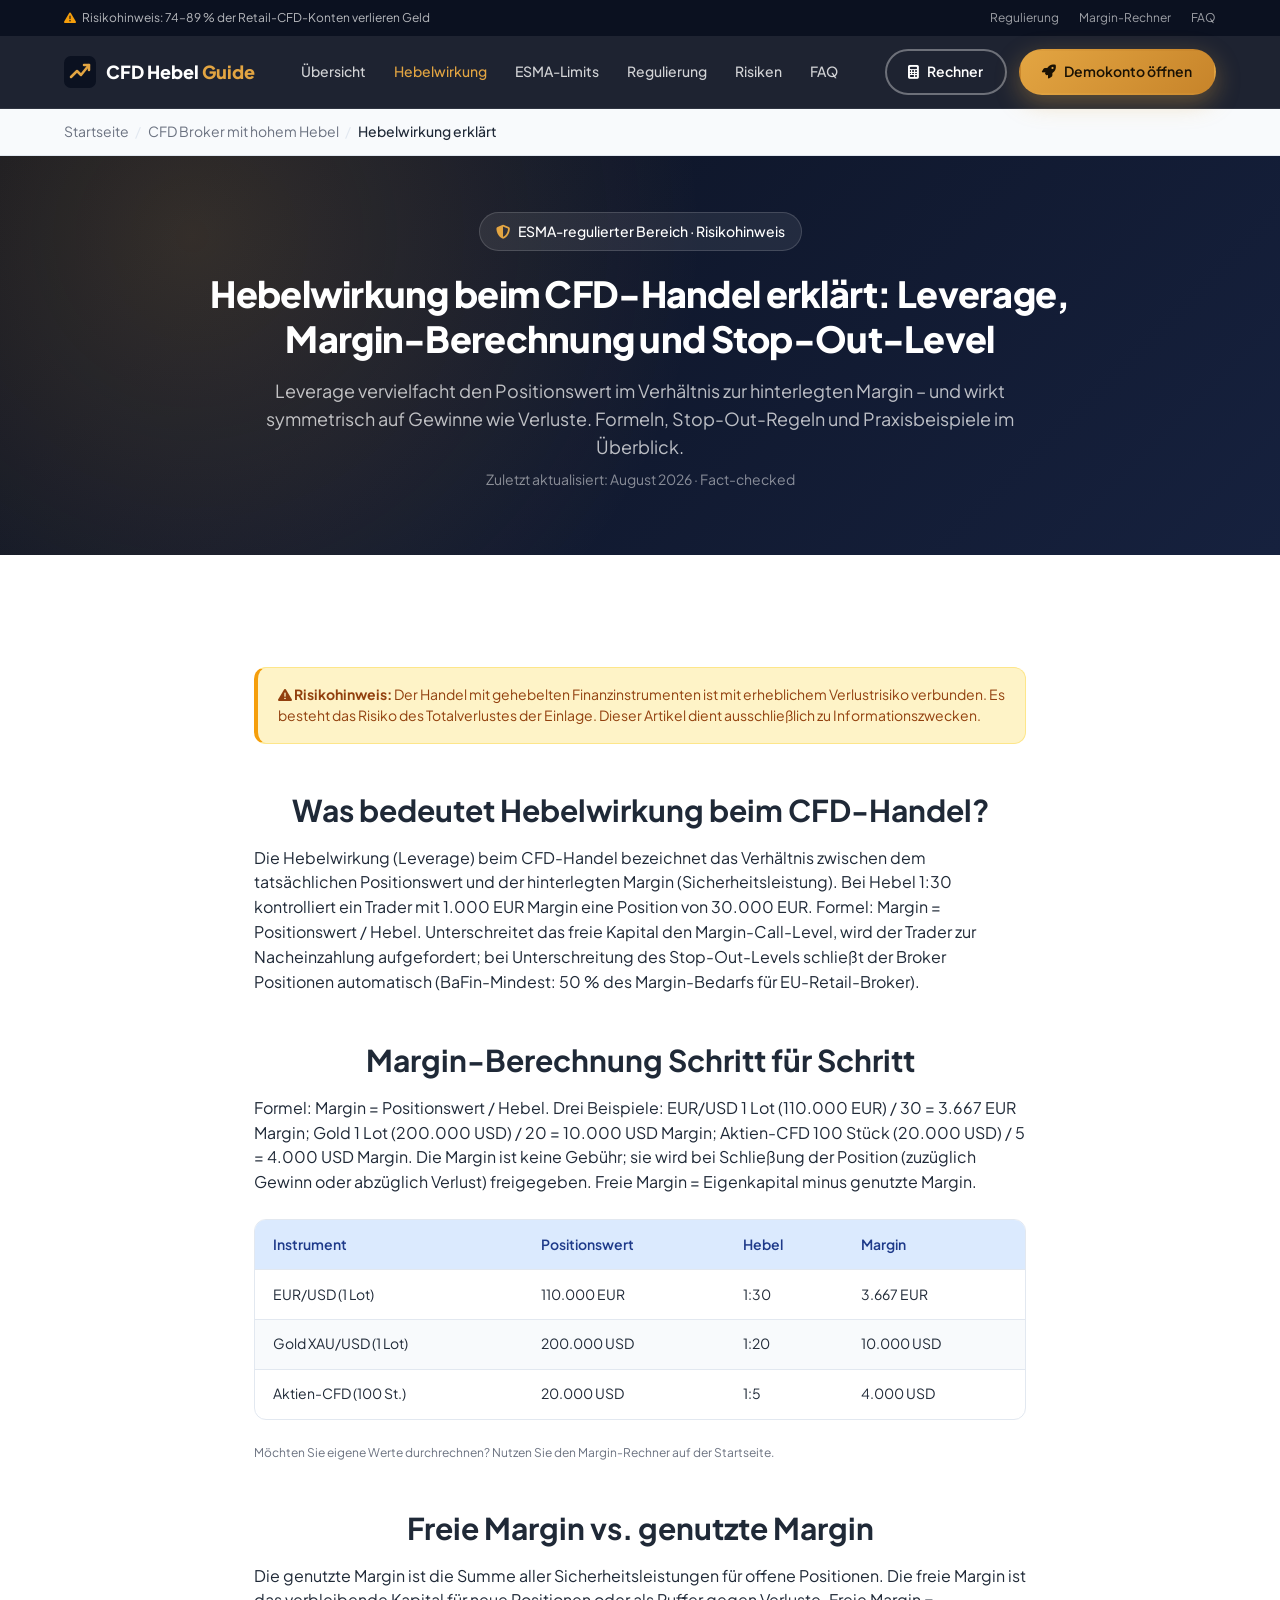
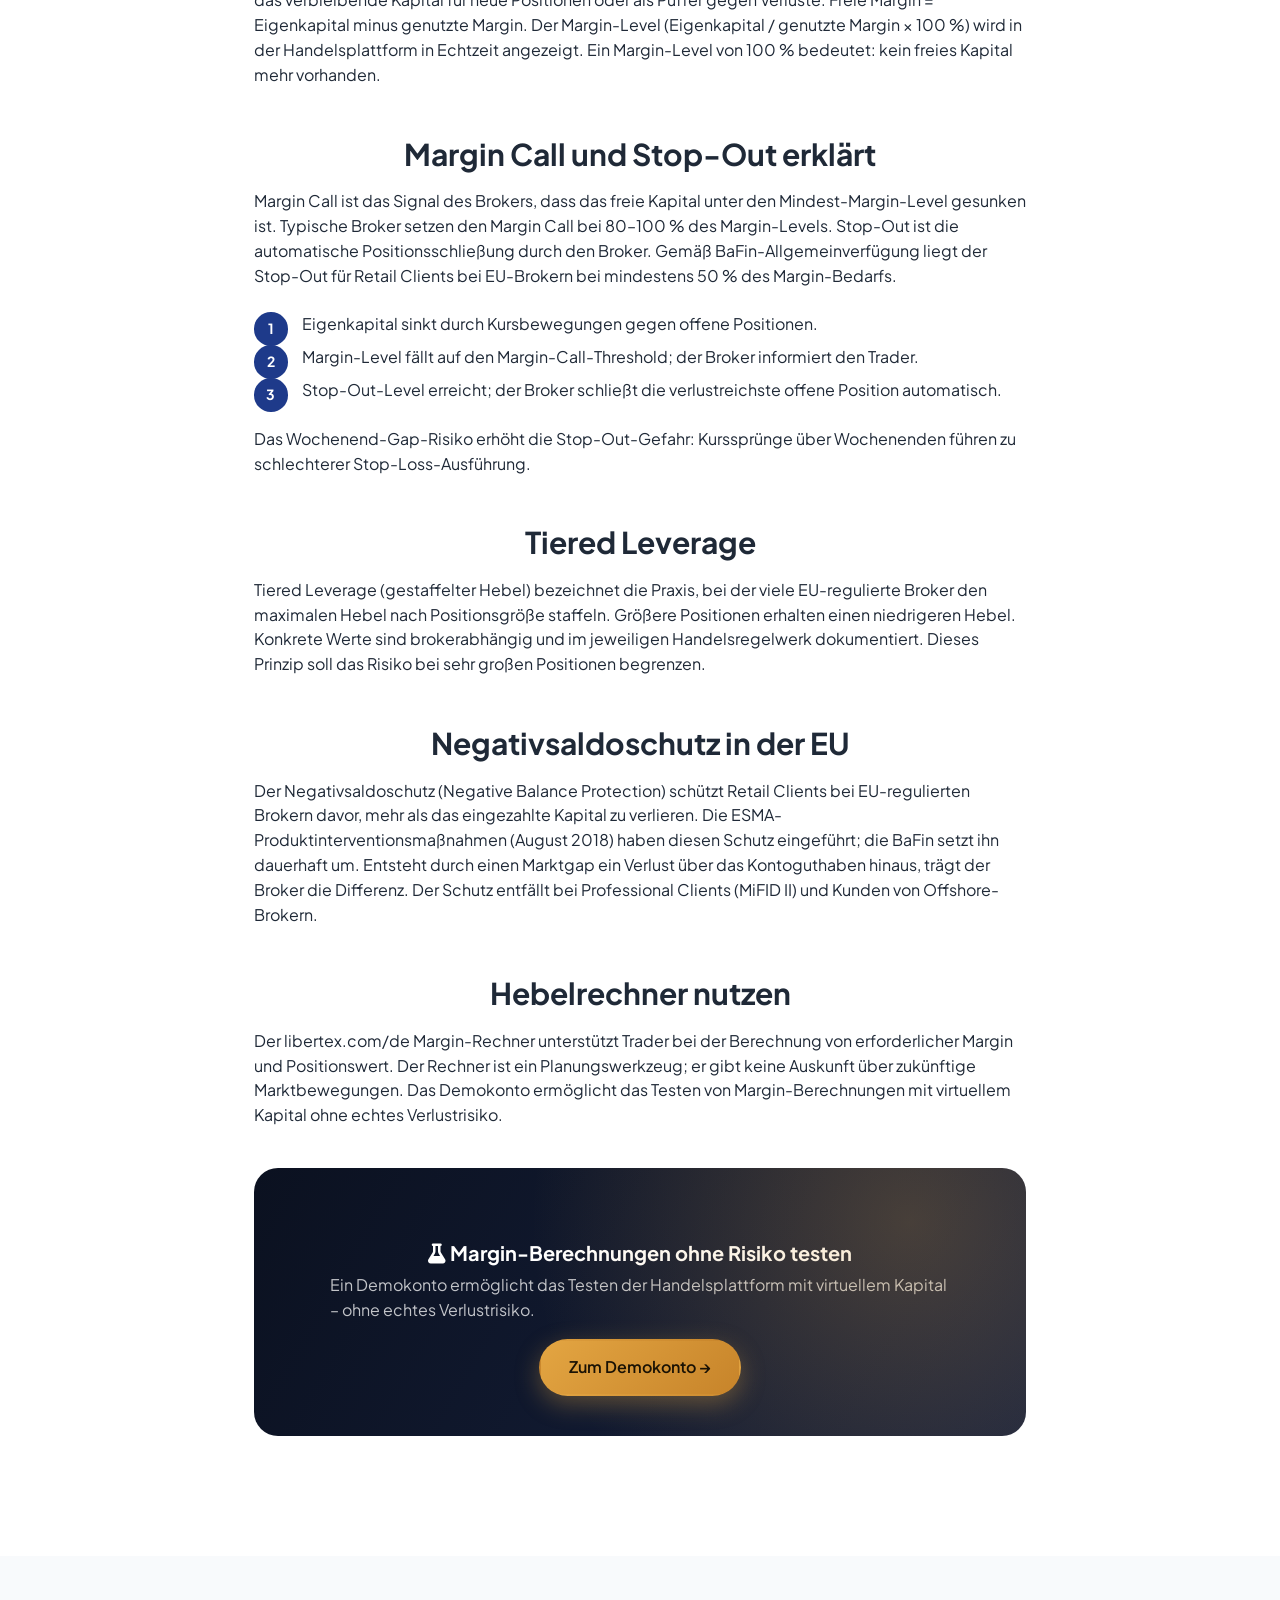
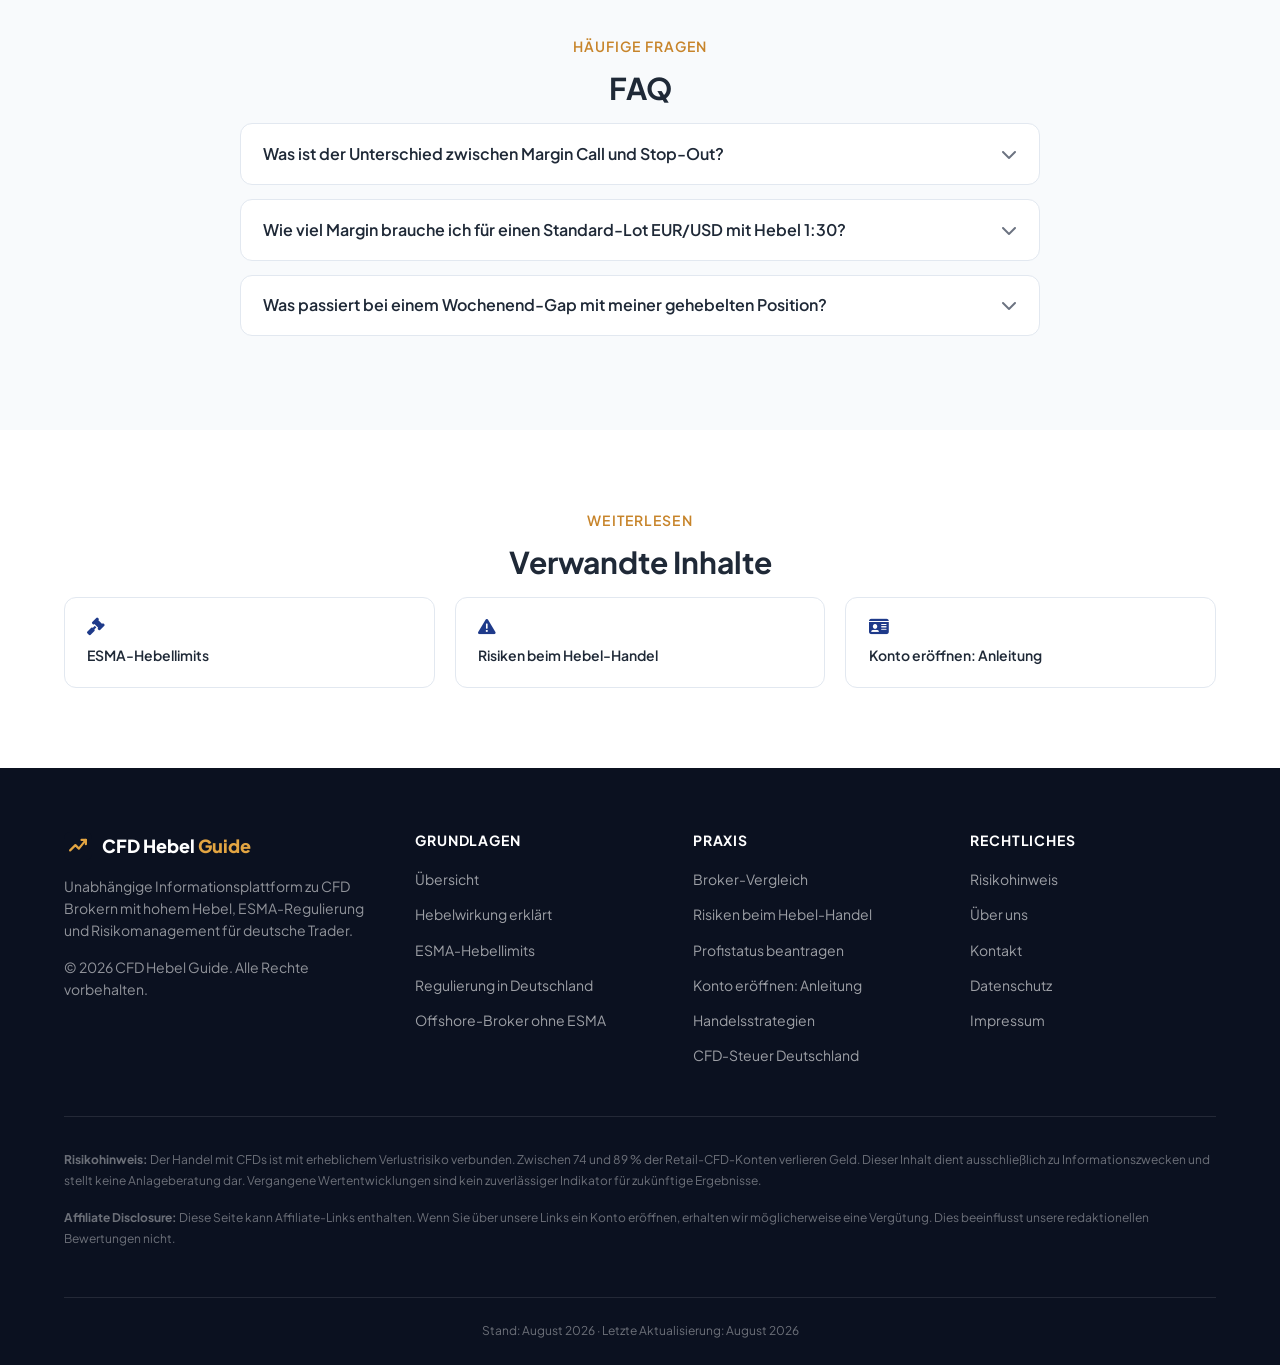
<file: hebelwirkung-cfd-erklaert.html>
<!DOCTYPE html>
<html lang="de">
<head>
<!-- Google tag (gtag.js) -->
<script async src="https://www.googletagmanager.com/gtag/js?id=G-6BJTG5KVPS"></script>
<script>
  window.dataLayer = window.dataLayer || [];
  function gtag(){dataLayer.push(arguments);}
  gtag('js', new Date());

  gtag('config', 'G-6BJTG5KVPS');
</script>
<meta charset="UTF-8">
<meta name="viewport" content="width=device-width, initial-scale=1.0">
<title>Hebelwirkung beim CFD-Handel: Margin, Stop-Out & Tiered Leverage 2026</title>
<meta name="description" content="Wie die Hebelwirkung beim CFD-Handel funktioniert: Margin-Formel, Margin Call, Stop-Out-Level (BaFin: 50 %) und Tiered Leverage – mit Rechenbeispielen.">
<link rel="canonical" href="https://cfd-hebel-guide.de/hebelwirkung-cfd-erklaert.html"/>
<link rel="icon" type="image/svg+xml" href="/favicon.svg">
<link rel="preconnect" href="https://fonts.googleapis.com">
<link rel="preconnect" href="https://fonts.gstatic.com" crossorigin>
<link href="https://fonts.googleapis.com/css2?family=Plus+Jakarta+Sans:wght@400;500;600;700;800&display=swap" rel="stylesheet">
<link rel="stylesheet" href="https://cdnjs.cloudflare.com/ajax/libs/font-awesome/6.5.1/css/all.min.css">
<link rel="stylesheet" href="/style.css">
<script type="application/ld+json">
{
  "@context": "https://schema.org",
  "@type": "Organization",
  "name": "CFD-Hebel-Guide",
  "url": "https://cfd-hebel-guide.de/",
  "description": "Unabhängige Informationsplattform zu CFD Brokern mit hohem Hebel, ESMA-Regulierung und Risiken für deutsche Trader.",
  "inLanguage": "de",
  "foundingDate": "2026",
  "areaServed": "DE"
}
</script>
<script type="application/ld+json">
{
  "@context": "https://schema.org",
  "@type": "WebPage",
  "name": "Hebelwirkung beim CFD-Handel erklärt: Leverage, Margin-Berechnung und Stop-Out-Level",
  "url": "https://cfd-hebel-guide.de/hebelwirkung-cfd-erklaert",
  "description": "Wie die Hebelwirkung beim CFD-Handel funktioniert: Margin-Formel, Margin Call, Stop-Out-Level (BaFin: 50 %) und Tiered Leverage – mit Rechenbeispielen.",
  "inLanguage": "de",
  "datePublished": "2026-01-01",
  "dateModified": "2026-08-28",
  "author": { "@type": "Organization", "name": "CFD-Hebel-Guide" },
  "publisher": { "@type": "Organization", "name": "CFD-Hebel-Guide" }
}
</script>
<script type="application/ld+json">
{
  "@context": "https://schema.org",
  "@type": "BreadcrumbList",
  "itemListElement": [
    { "@type": "ListItem", "position": 1, "name": "Startseite", "item": "https://cfd-hebel-guide.de/index.html" },
    { "@type": "ListItem", "position": 2, "name": "CFD Broker mit hohem Hebel", "item": "https://cfd-hebel-guide.de/index.html" },
    { "@type": "ListItem", "position": 3, "name": "Hebelwirkung erklärt", "item": "undefined" }
  ]
}
</script>
<script type="application/ld+json">
{
  "@context": "https://schema.org",
  "@type": "FAQPage",
  "mainEntity": [
    {
      "@type": "Question",
      "name": "Was ist der Unterschied zwischen Margin Call und Stop-Out?",
      "acceptedAnswer": { "@type": "Answer", "text": "Margin Call ist eine Warnung des Brokers, wenn die freie Margin unter den Mindestlevel fällt; der Trader wird zur Nacheinzahlung aufgefordert. Stop-Out ist eine automatische Maßnahme: Der Broker schließt Positionen, wenn das Eigenkapital den Stop-Out-Level unterschreitet, ohne Aufforderung des Traders." }
    },
    {
      "@type": "Question",
      "name": "Wie viel Margin brauche ich für einen Standard-Lot EUR/USD mit Hebel 1:30?",
      "acceptedAnswer": { "@type": "Answer", "text": "Ein Standard-Lot EUR/USD bei Kurs 1,10 hat einen Positionswert von 110.000 EUR. Margin: 110.000 / 30 = 3.667 EUR. Für einen Mini-Lot (0,1 Lot): 367 EUR." }
    },
    {
      "@type": "Question",
      "name": "Was passiert bei einem Wochenend-Gap mit meiner gehebelten Position?",
      "acceptedAnswer": { "@type": "Answer", "text": "Stop-Loss-Orders werden beim nächsten verfügbaren Kurs nach Markteröffnung ausgeführt. Bei starkem Gap kann dieser Kurs schlechter als der geplante Stop-Loss sein. Bei EU-regulierten Brokern mit Retail-Status verhindert der Negativsaldoschutz ein negatives Kontoguthaben." }
    }
  ]
}
</script>
</head>
<body>
<div class="top-bar">
  <div class="container">
    <div class="top-bar-msg"><i class="fas fa-triangle-exclamation"></i> Risikohinweis: 74–89 % der Retail-CFD-Konten verlieren Geld</div>
    <div class="top-bar-links">
      <a href="/index.html#regulierung">Regulierung</a>
      <a href="/index.html#rechner">Margin-Rechner</a>
      <a href="/index.html#faq">FAQ</a>
    </div>
  </div>
</div>
<header class="site-header">
  <div class="container nav-row">
    <a href="/index.html" class="logo">
      <svg viewBox="0 0 64 64" xmlns="http://www.w3.org/2000/svg"><rect width="64" height="64" rx="14" fill="#0B1120"/><path d="M14 42 L26 30 L34 38 L50 18" stroke="#E3A542" stroke-width="5" stroke-linecap="round" stroke-linejoin="round" fill="none"/><path d="M40 18 H50 V28" stroke="#E3A542" stroke-width="5" stroke-linecap="round" stroke-linejoin="round" fill="none"/></svg>
      <span>CFD Hebel <span class="logo-accent">Guide</span></span>
    </a>
    <button class="nav-toggle" aria-label="Menü öffnen" aria-expanded="false"><i class="fas fa-bars"></i></button>
    <nav class="main-nav">
      <a href="/index.html">Übersicht</a>
        <a href="/hebelwirkung-cfd-erklaert.html" class="active">Hebelwirkung</a>
        <a href="/esma-hebel-limits-deutschland.html">ESMA-Limits</a>
        <a href="/cfd-broker-regulierung-deutschland.html">Regulierung</a>
        <a href="/risiken-cfd-handel-hebel.html">Risiken</a>
        <a href="/index.html#faq">FAQ</a>
    </nav>
    <div class="header-actions">
      <a href="/index.html#rechner" class="btn btn-secondary btn-sm hide-mobile"><i class="fas fa-calculator"></i> <span class="hide-mobile">Rechner</span></a>
      <a href="https://libertex.com/de/" target="_blank" rel="noopener noreferrer" class="btn btn-primary btn-sm"><i class="fas fa-rocket"></i> Demokonto öffnen</a>
    </div>
  </div>
</header>
<nav class="breadcrumb-bar" aria-label="Breadcrumb">
  <div class="container">
    <ol>
      <li><a href="/index.html">Startseite</a></li>
      <li><a href="/index.html">CFD Broker mit hohem Hebel</a></li>
      <li aria-current="page">Hebelwirkung erklärt</li>
    </ol>
  </div>
</nav>
<main>
  <section class="page-hero">
    <div class="container">
      <span class="badge"><i class="fas fa-shield-halved"></i> ESMA-regulierter Bereich · Risikohinweis</span>
      <h1>Hebelwirkung beim CFD-Handel erklärt: Leverage, Margin-Berechnung und Stop-Out-Level</h1>
      <p class="lead" style="text-align:center;margin:0 auto;">Leverage vervielfacht den Positionswert im Verhältnis zur hinterlegten Margin – und wirkt symmetrisch auf Gewinne wie Verluste. Formeln, Stop-Out-Regeln und Praxisbeispiele im Überblick.</p>
      <p class="meta-line">Zuletzt aktualisiert: August 2026 · Fact-checked</p>
    </div>
  </section>

  <section>
    <div class="container article-content">
      <div class="risk-box compact">
        <p><i class="fas fa-triangle-exclamation"></i> <strong>Risikohinweis:</strong> Der Handel mit gehebelten Finanzinstrumenten ist mit erheblichem Verlustrisiko verbunden. Es besteht das Risiko des Totalverlustes der Einlage. Dieser Artikel dient ausschließlich zu Informationszwecken.</p>
      </div>

      
      <h2>Was bedeutet Hebelwirkung beim CFD-Handel?</h2>
      <p>Die Hebelwirkung (Leverage) beim CFD-Handel bezeichnet das Verhältnis zwischen dem tatsächlichen Positionswert und der hinterlegten Margin (Sicherheitsleistung). Bei Hebel 1:30 kontrolliert ein Trader mit 1.000 EUR Margin eine Position von 30.000 EUR. Formel: Margin = Positionswert / Hebel. Unterschreitet das freie Kapital den Margin-Call-Level, wird der Trader zur Nacheinzahlung aufgefordert; bei Unterschreitung des Stop-Out-Levels schließt der Broker Positionen automatisch (BaFin-Mindest: 50 % des Margin-Bedarfs für EU-Retail-Broker).</p>

      <h2>Margin-Berechnung Schritt für Schritt</h2>
      <p>Formel: Margin = Positionswert / Hebel. Drei Beispiele: EUR/USD 1 Lot (110.000 EUR) / 30 = 3.667 EUR Margin; Gold 1 Lot (200.000 USD) / 20 = 10.000 USD Margin; Aktien-CFD 100 Stück (20.000 USD) / 5 = 4.000 USD Margin. Die Margin ist keine Gebühr; sie wird bei Schließung der Position (zuzüglich Gewinn oder abzüglich Verlust) freigegeben. Freie Margin = Eigenkapital minus genutzte Margin.</p>
      <div class="table-responsive">
        <table class="data-table">
          <thead><tr><th>Instrument</th><th>Positionswert</th><th>Hebel</th><th>Margin</th></tr></thead>
          <tbody>
          <tr><td>EUR/USD (1 Lot)</td><td>110.000 EUR</td><td>1:30</td><td>3.667 EUR</td></tr>
          <tr><td>Gold XAU/USD (1 Lot)</td><td>200.000 USD</td><td>1:20</td><td>10.000 USD</td></tr>
          <tr><td>Aktien-CFD (100 St.)</td><td>20.000 USD</td><td>1:5</td><td>4.000 USD</td></tr>
          </tbody>
        </table>
      </div>
      <p class="table-caption">Möchten Sie eigene Werte durchrechnen? Nutzen Sie den <a href="/index.html#rechner">Margin-Rechner auf der Startseite</a>.</p>

      <h2>Freie Margin vs. genutzte Margin</h2>
      <p>Die genutzte Margin ist die Summe aller Sicherheitsleistungen für offene Positionen. Die freie Margin ist das verbleibende Kapital für neue Positionen oder als Puffer gegen Verluste. Freie Margin = Eigenkapital minus genutzte Margin. Der Margin-Level (Eigenkapital / genutzte Margin × 100 %) wird in der Handelsplattform in Echtzeit angezeigt. Ein Margin-Level von 100 % bedeutet: kein freies Kapital mehr vorhanden.</p>

      <h2>Margin Call und Stop-Out erklärt</h2>
      <p>Margin Call ist das Signal des Brokers, dass das freie Kapital unter den Mindest-Margin-Level gesunken ist. Typische Broker setzen den Margin Call bei 80–100 % des Margin-Levels. Stop-Out ist die automatische Positionsschließung durch den Broker. Gemäß BaFin-Allgemeinverfügung liegt der Stop-Out für Retail Clients bei EU-Brokern bei mindestens 50 % des Margin-Bedarfs.</p>
      <ol class="step-list">
        <li>Eigenkapital sinkt durch Kursbewegungen gegen offene Positionen.</li>
        <li>Margin-Level fällt auf den Margin-Call-Threshold; der Broker informiert den Trader.</li>
        <li>Stop-Out-Level erreicht; der Broker schließt die verlustreichste offene Position automatisch.</li>
      </ol>
      <p>Das Wochenend-Gap-Risiko erhöht die Stop-Out-Gefahr: Kurssprünge über Wochenenden führen zu schlechterer Stop-Loss-Ausführung.</p>

      <h2>Tiered Leverage</h2>
      <p>Tiered Leverage (gestaffelter Hebel) bezeichnet die Praxis, bei der viele EU-regulierte Broker den maximalen Hebel nach Positionsgröße staffeln. Größere Positionen erhalten einen niedrigeren Hebel. Konkrete Werte sind brokerabhängig und im jeweiligen Handelsregelwerk dokumentiert. Dieses Prinzip soll das Risiko bei sehr großen Positionen begrenzen.</p>

      <h2>Negativsaldoschutz in der EU</h2>
      <p>Der Negativsaldoschutz (Negative Balance Protection) schützt Retail Clients bei EU-regulierten Brokern davor, mehr als das eingezahlte Kapital zu verlieren. Die ESMA-Produktinterventionsmaßnahmen (August 2018) haben diesen Schutz eingeführt; die BaFin setzt ihn dauerhaft um. Entsteht durch einen Marktgap ein Verlust über das Kontoguthaben hinaus, trägt der Broker die Differenz. Der Schutz entfällt bei Professional Clients (MiFID II) und Kunden von Offshore-Brokern.</p>

      <h2>Hebelrechner nutzen</h2>
      <p>Der <a href="https://libertex.com/de/" target="_blank" rel="noopener noreferrer">libertex.com/de</a> Margin-Rechner unterstützt Trader bei der Berechnung von erforderlicher Margin und Positionswert. Der Rechner ist ein Planungswerkzeug; er gibt keine Auskunft über zukünftige Marktbewegungen. Das Demokonto ermöglicht das Testen von Margin-Berechnungen mit virtuellem Kapital ohne echtes Verlustrisiko.</p>
  

      <div class="cta-block">
  <h3><i class="fas fa-flask"></i> Margin-Berechnungen ohne Risiko testen</h3>
  <p>Ein Demokonto ermöglicht das Testen der Handelsplattform mit virtuellem Kapital – ohne echtes Verlustrisiko.</p>
  <a href="https://libertex.com/de/" target="_blank" rel="noopener noreferrer" class="btn btn-primary">Zum Demokonto →</a>
</div>
    </div>
  </section>

  <section id="faq" class="alt">
  <div class="container">
    <span class="section-eyebrow">Häufige Fragen</span>
    <h2>FAQ</h2>
    <div class="faq-list">
      <details class="faq-item">
        <summary>Was ist der Unterschied zwischen Margin Call und Stop-Out?</summary>
        <div class="faq-answer">Margin Call ist eine Warnung des Brokers, wenn die freie Margin unter den Mindestlevel fällt; der Trader wird zur Nacheinzahlung aufgefordert. Stop-Out ist eine automatische Maßnahme: Der Broker schließt Positionen, wenn das Eigenkapital den Stop-Out-Level unterschreitet, ohne Aufforderung des Traders.</div>
      </details>
      <details class="faq-item">
        <summary>Wie viel Margin brauche ich für einen Standard-Lot EUR/USD mit Hebel 1:30?</summary>
        <div class="faq-answer">Ein Standard-Lot EUR/USD bei Kurs 1,10 hat einen Positionswert von 110.000 EUR. Margin: 110.000 / 30 = 3.667 EUR. Für einen Mini-Lot (0,1 Lot): 367 EUR.</div>
      </details>
      <details class="faq-item">
        <summary>Was passiert bei einem Wochenend-Gap mit meiner gehebelten Position?</summary>
        <div class="faq-answer">Stop-Loss-Orders werden beim nächsten verfügbaren Kurs nach Markteröffnung ausgeführt. Bei starkem Gap kann dieser Kurs schlechter als der geplante Stop-Loss sein. Bei EU-regulierten Brokern mit Retail-Status verhindert der Negativsaldoschutz ein negatives Kontoguthaben.</div>
      </details>
    </div>
  </div>
</section>

  <section>
  <div class="container">
    <span class="section-eyebrow">Weiterlesen</span>
    <h2>Verwandte Inhalte</h2>
    <div class="related-grid">
      <a href="/esma-hebel-limits-deutschland.html" class="related-card"><i class="fas fa-gavel"></i><span class="related-title">ESMA-Hebellimits</span></a>
      <a href="/risiken-cfd-handel-hebel.html" class="related-card"><i class="fas fa-triangle-exclamation"></i><span class="related-title">Risiken beim Hebel-Handel</span></a>
      <a href="/cfd-konto-eroeffnen-anleitung.html" class="related-card"><i class="fas fa-id-card"></i><span class="related-title">Konto eröffnen: Anleitung</span></a>
    </div>
  </div>
</section>
</main>
<footer class="site-footer">
  <div class="container">
    <div class="footer-grid">
      <div>
        <a href="/index.html" class="logo">
          <svg viewBox="0 0 64 64" xmlns="http://www.w3.org/2000/svg" style="width:28px;height:28px;"><rect width="64" height="64" rx="14" fill="#0B1120"/><path d="M14 42 L26 30 L34 38 L50 18" stroke="#E3A542" stroke-width="5" stroke-linecap="round" stroke-linejoin="round" fill="none"/><path d="M40 18 H50 V28" stroke="#E3A542" stroke-width="5" stroke-linecap="round" stroke-linejoin="round" fill="none"/></svg>
          <span>CFD Hebel <span class="logo-accent">Guide</span></span>
        </a>
        <p>Unabhängige Informationsplattform zu CFD Brokern mit hohem Hebel, ESMA-Regulierung und Risikomanagement für deutsche Trader.</p>
        <p>© 2026 CFD Hebel Guide. Alle Rechte vorbehalten.</p>
      </div>
      <div>
        <h4>Grundlagen</h4>
        <ul>
          <li><a href="/index.html">Übersicht</a></li>
          <li><a href="/hebelwirkung-cfd-erklaert.html">Hebelwirkung erklärt</a></li>
          <li><a href="/esma-hebel-limits-deutschland.html">ESMA-Hebellimits</a></li>
          <li><a href="/cfd-broker-regulierung-deutschland.html">Regulierung in Deutschland</a></li>
          <li><a href="/offshore-cfd-broker-ohne-esma.html">Offshore-Broker ohne ESMA</a></li>
        </ul>
      </div>
      <div>
        <h4>Praxis</h4>
        <ul>
          <li><a href="/cfd-broker-vergleich-hebel.html">Broker-Vergleich</a></li>
          <li><a href="/risiken-cfd-handel-hebel.html">Risiken beim Hebel-Handel</a></li>
          <li><a href="/professioneller-trader-status-beantragen.html">Profistatus beantragen</a></li>
          <li><a href="/cfd-konto-eroeffnen-anleitung.html">Konto eröffnen: Anleitung</a></li>
          <li><a href="/cfd-handelsstrategien-hebel.html">Handelsstrategien</a></li>
          <li><a href="/cfd-steuer-deutschland.html">CFD-Steuer Deutschland</a></li>
        </ul>
      </div>
      <div>
        <h4>Rechtliches</h4>
        <ul>
          <li><a href="/index.html#risiko">Risikohinweis</a></li>
          <li><a href="/index.html#ueber">Über uns</a></li>
          <li><a href="/index.html#kontakt">Kontakt</a></li>
          <li><a href="#">Datenschutz</a></li>
          <li><a href="#">Impressum</a></li>
        </ul>
      </div>
    </div>
    <div class="footer-legal">
      <p><strong>Risikohinweis:</strong> Der Handel mit CFDs ist mit erheblichem Verlustrisiko verbunden. Zwischen 74 und 89 % der Retail-CFD-Konten verlieren Geld. Dieser Inhalt dient ausschließlich zu Informationszwecken und stellt keine Anlageberatung dar. Vergangene Wertentwicklungen sind kein zuverlässiger Indikator für zukünftige Ergebnisse.</p>
      <p><strong>Affiliate Disclosure:</strong> Diese Seite kann Affiliate-Links enthalten. Wenn Sie über unsere Links ein Konto eröffnen, erhalten wir möglicherweise eine Vergütung. Dies beeinflusst unsere redaktionellen Bewertungen nicht.</p>
    </div>
    <div class="footer-bottom">Stand: August 2026 · Letzte Aktualisierung: August 2026</div>
  </div>
</footer>
<script src="/script.js"></script>
</body>
</html>
</file>
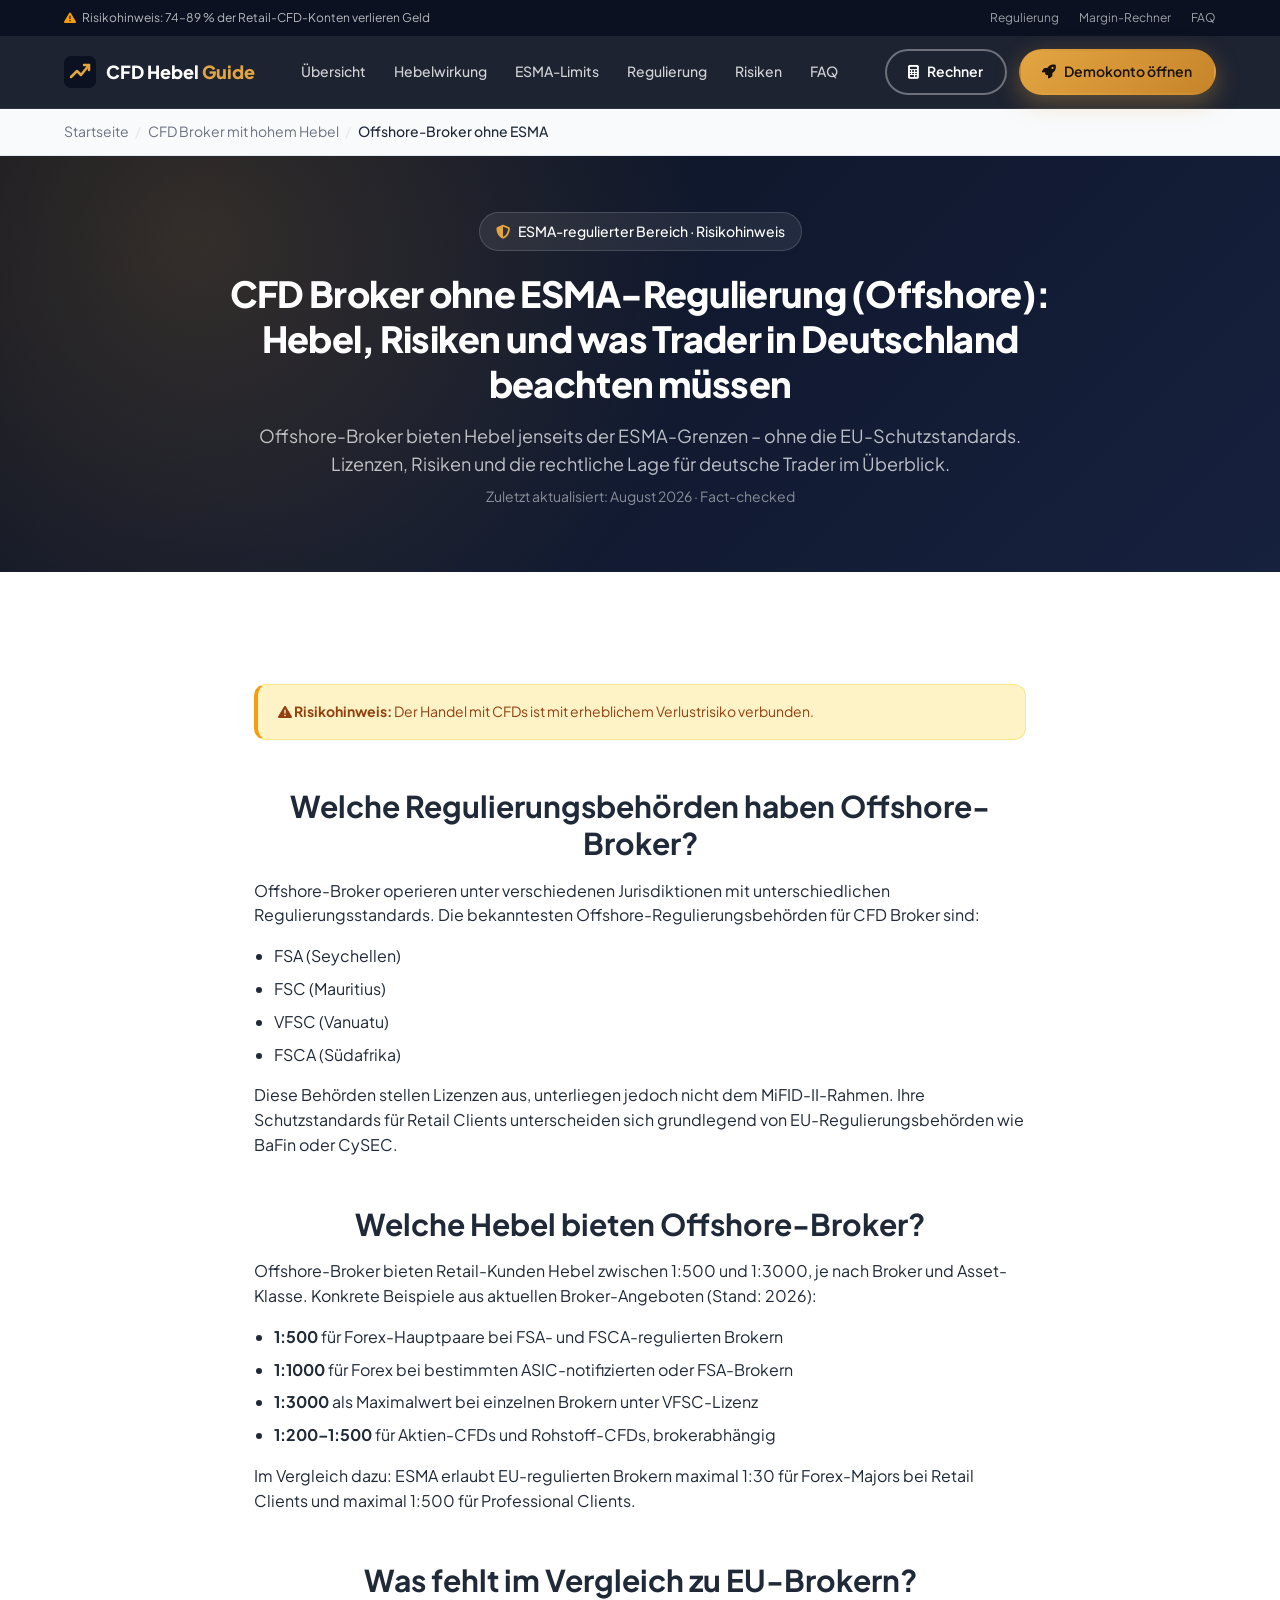
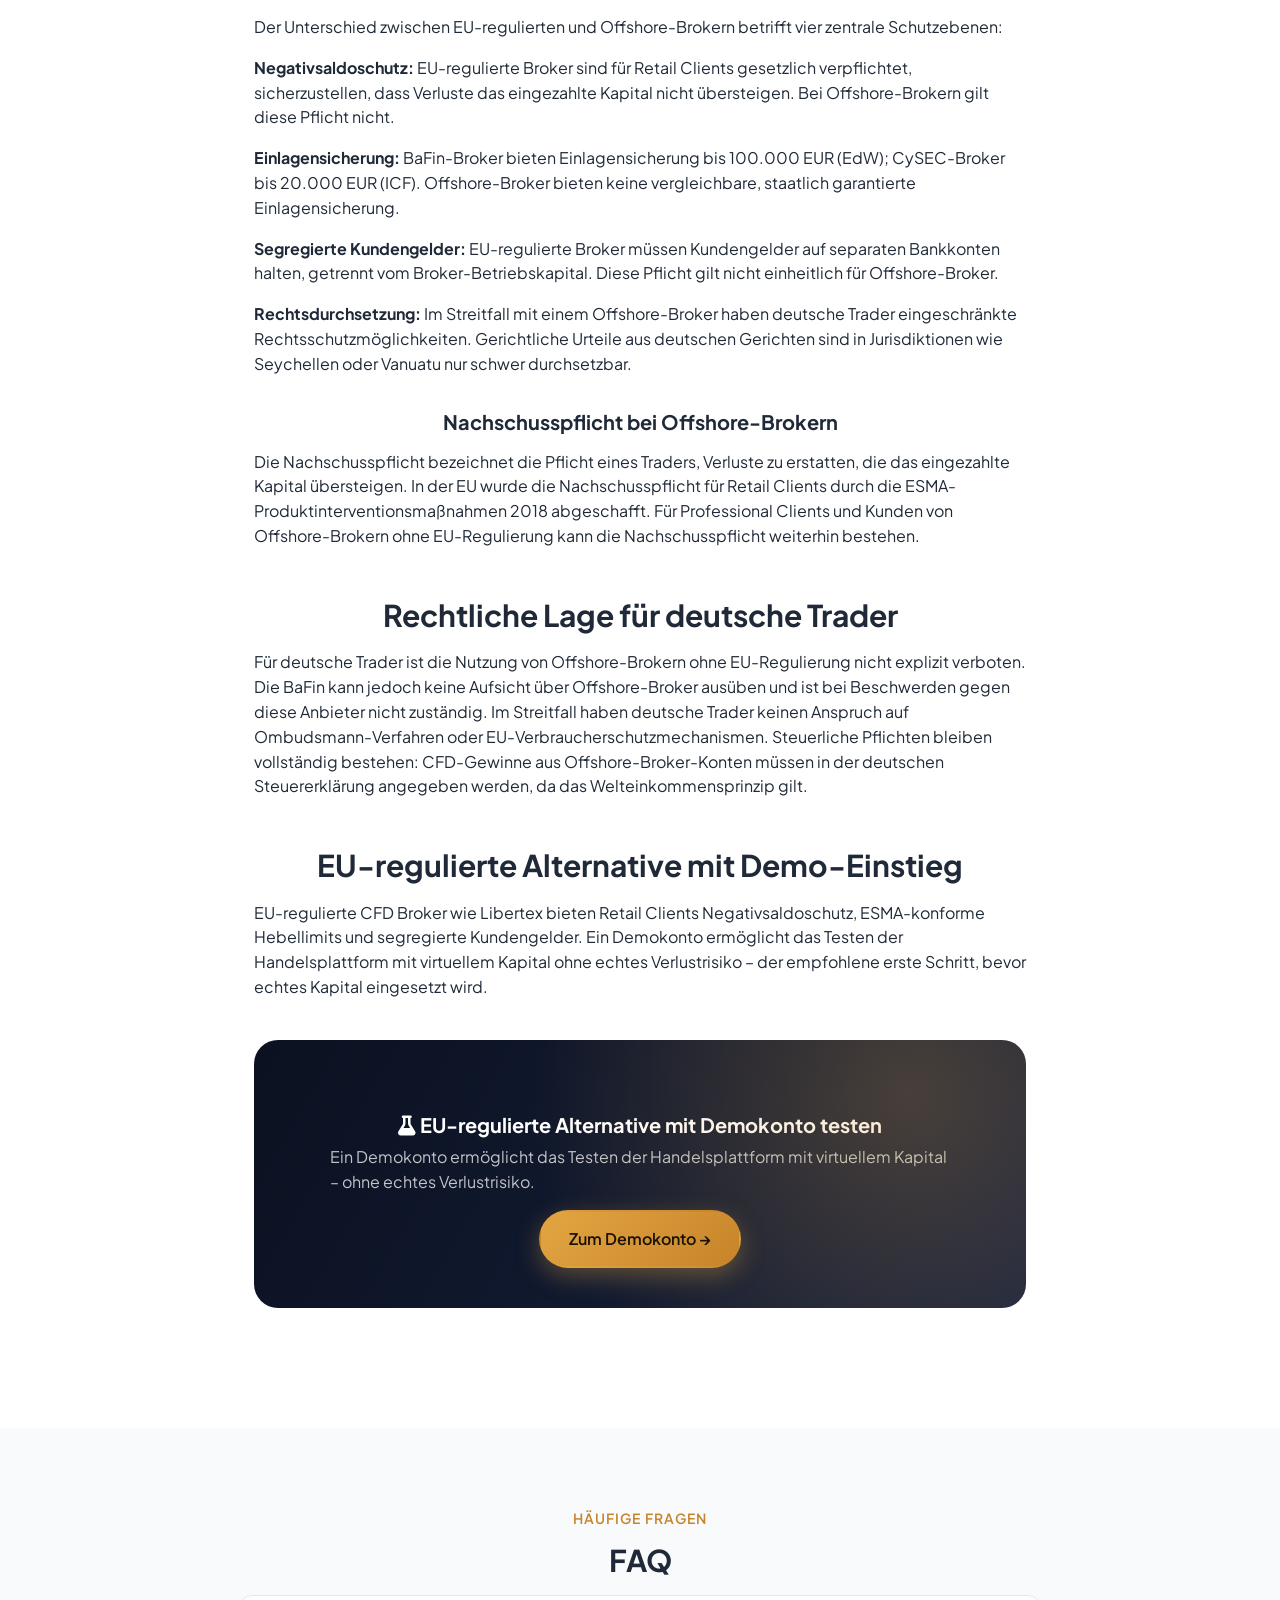
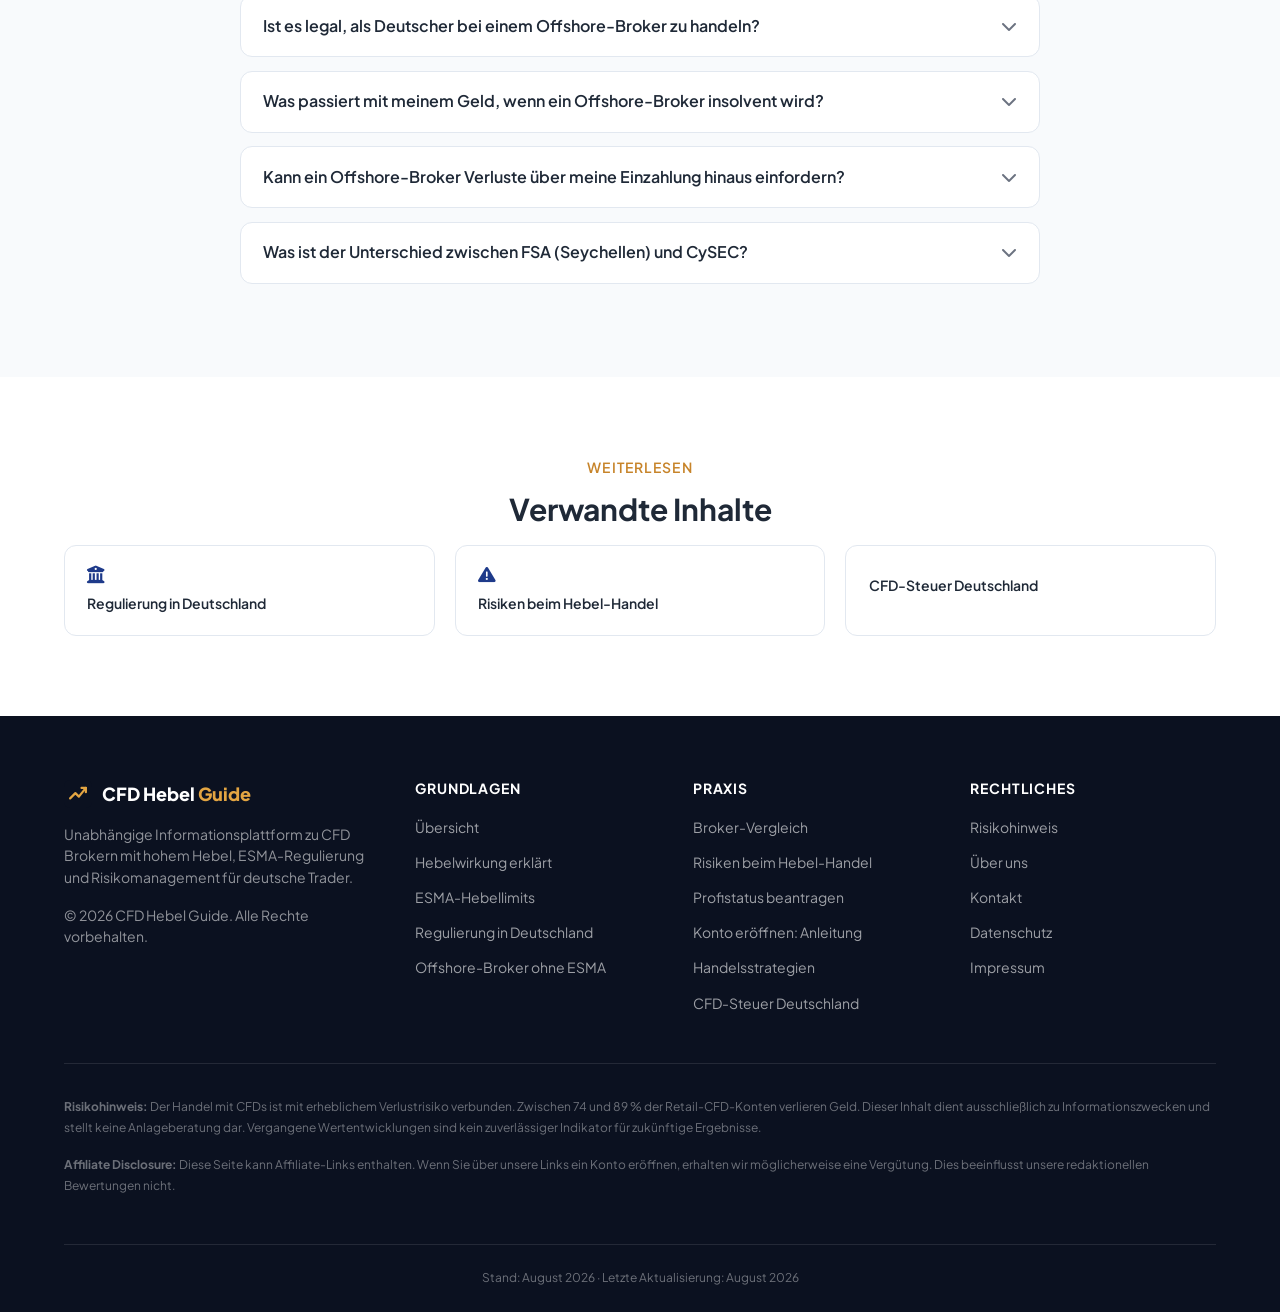
<file: offshore-cfd-broker-ohne-esma.html>
<!DOCTYPE html>
<html lang="de">
<head>
<!-- Google tag (gtag.js) -->
<script async src="https://www.googletagmanager.com/gtag/js?id=G-6BJTG5KVPS"></script>
<script>
  window.dataLayer = window.dataLayer || [];
  function gtag(){dataLayer.push(arguments);}
  gtag('js', new Date());

  gtag('config', 'G-6BJTG5KVPS');
</script>
<meta charset="UTF-8">
<meta name="viewport" content="width=device-width, initial-scale=1.0">
<title>Offshore CFD Broker ohne ESMA 2026: Hebel & Risiken erklärt</title>
<meta name="description" content="Offshore-CFD-Broker (FSA, FSC, VFSC) bieten Hebel bis 1:3000 – ohne Negativsaldoschutz und EU-Einlagensicherung. Rechtslage, Risiken und EU-Alternative im Überblick.">
<link rel="canonical" href="https://cfd-hebel-guide.de/offshore-cfd-broker-ohne-esma.html"/>
<link rel="icon" type="image/svg+xml" href="/favicon.svg">
<link rel="preconnect" href="https://fonts.googleapis.com">
<link rel="preconnect" href="https://fonts.gstatic.com" crossorigin>
<link href="https://fonts.googleapis.com/css2?family=Plus+Jakarta+Sans:wght@400;500;600;700;800&display=swap" rel="stylesheet">
<link rel="stylesheet" href="https://cdnjs.cloudflare.com/ajax/libs/font-awesome/6.5.1/css/all.min.css">
<link rel="stylesheet" href="/style.css">
<script type="application/ld+json">
{
  "@context": "https://schema.org",
  "@type": "Organization",
  "name": "CFD-Hebel-Guide",
  "url": "https://cfd-hebel-guide.de/",
  "description": "Unabhängige Informationsplattform zu CFD Brokern mit hohem Hebel, ESMA-Regulierung und Risiken für deutsche Trader.",
  "inLanguage": "de",
  "foundingDate": "2026",
  "areaServed": "DE"
}
</script>
<script type="application/ld+json">
{
  "@context": "https://schema.org",
  "@type": "WebPage",
  "name": "CFD Broker ohne ESMA-Regulierung (Offshore): Hebel, Risiken und was Trader in Deutschland beachten müssen",
  "url": "https://cfd-hebel-guide.de/offshore-cfd-broker-ohne-esma",
  "description": "Offshore-CFD-Broker (FSA, FSC, VFSC) bieten Hebel bis 1:3000 – ohne Negativsaldoschutz und EU-Einlagensicherung. Rechtslage, Risiken und EU-Alternative im Überblick.",
  "inLanguage": "de",
  "datePublished": "2026-01-01",
  "dateModified": "2026-08-28",
  "author": { "@type": "Organization", "name": "CFD-Hebel-Guide" },
  "publisher": { "@type": "Organization", "name": "CFD-Hebel-Guide" }
}
</script>
<script type="application/ld+json">
{
  "@context": "https://schema.org",
  "@type": "BreadcrumbList",
  "itemListElement": [
    { "@type": "ListItem", "position": 1, "name": "Startseite", "item": "https://cfd-hebel-guide.de/index.html" },
    { "@type": "ListItem", "position": 2, "name": "CFD Broker mit hohem Hebel", "item": "https://cfd-hebel-guide.de/index.html" },
    { "@type": "ListItem", "position": 3, "name": "Offshore-Broker ohne ESMA", "item": "undefined" }
  ]
}
</script>
<script type="application/ld+json">
{
  "@context": "https://schema.org",
  "@type": "FAQPage",
  "mainEntity": [
    {
      "@type": "Question",
      "name": "Ist es legal, als Deutscher bei einem Offshore-Broker zu handeln?",
      "acceptedAnswer": { "@type": "Answer", "text": "Ja, für deutsche Trader ist die Nutzung von Offshore-Brokern ohne EU-Regulierung nicht verboten. Jedoch entfallen EU-Schutzstandards wie Negativsaldoschutz und EU-Einlagensicherung. Steuerliche Pflichten bleiben vollständig bestehen." }
    },
    {
      "@type": "Question",
      "name": "Was passiert mit meinem Geld, wenn ein Offshore-Broker insolvent wird?",
      "acceptedAnswer": { "@type": "Answer", "text": "Bei der Insolvenz eines Offshore-Brokers ohne EU-Regulierung haben deutsche Trader keinen standardisierten Rückerstattungsanspruch. Es gibt keine staatlich garantierte Einlagensicherung nach EU-Standard." }
    },
    {
      "@type": "Question",
      "name": "Kann ein Offshore-Broker Verluste über meine Einzahlung hinaus einfordern?",
      "acceptedAnswer": { "@type": "Answer", "text": "Ja, bei Offshore-Brokern ohne Negativsaldoschutz ist dies möglich. EU-regulierte Broker mit Retail-Status dürfen seit 2018 keine Nachschusspflicht mehr erheben." }
    },
    {
      "@type": "Question",
      "name": "Was ist der Unterschied zwischen FSA (Seychellen) und CySEC?",
      "acceptedAnswer": { "@type": "Answer", "text": "FSA (Seychellen) ist eine Offshore-Regulierungsbehörde ohne EU-Anbindung; CySEC ist die zyprische EU-Aufsichtsbehörde unter MiFID II. FSA-lizenzierte Broker unterliegen nicht den ESMA-Hebellimits und bieten keinen Negativsaldoschutz für Retail Clients." }
    }
  ]
}
</script>
</head>
<body>
<div class="top-bar">
  <div class="container">
    <div class="top-bar-msg"><i class="fas fa-triangle-exclamation"></i> Risikohinweis: 74–89 % der Retail-CFD-Konten verlieren Geld</div>
    <div class="top-bar-links">
      <a href="/index.html#regulierung">Regulierung</a>
      <a href="/index.html#rechner">Margin-Rechner</a>
      <a href="/index.html#faq">FAQ</a>
    </div>
  </div>
</div>
<header class="site-header">
  <div class="container nav-row">
    <a href="/index.html" class="logo">
      <svg viewBox="0 0 64 64" xmlns="http://www.w3.org/2000/svg"><rect width="64" height="64" rx="14" fill="#0B1120"/><path d="M14 42 L26 30 L34 38 L50 18" stroke="#E3A542" stroke-width="5" stroke-linecap="round" stroke-linejoin="round" fill="none"/><path d="M40 18 H50 V28" stroke="#E3A542" stroke-width="5" stroke-linecap="round" stroke-linejoin="round" fill="none"/></svg>
      <span>CFD Hebel <span class="logo-accent">Guide</span></span>
    </a>
    <button class="nav-toggle" aria-label="Menü öffnen" aria-expanded="false"><i class="fas fa-bars"></i></button>
    <nav class="main-nav">
      <a href="/index.html">Übersicht</a>
        <a href="/hebelwirkung-cfd-erklaert.html">Hebelwirkung</a>
        <a href="/esma-hebel-limits-deutschland.html">ESMA-Limits</a>
        <a href="/cfd-broker-regulierung-deutschland.html">Regulierung</a>
        <a href="/risiken-cfd-handel-hebel.html">Risiken</a>
        <a href="/index.html#faq">FAQ</a>
    </nav>
    <div class="header-actions">
      <a href="/index.html#rechner" class="btn btn-secondary btn-sm hide-mobile"><i class="fas fa-calculator"></i> <span class="hide-mobile">Rechner</span></a>
      <a href="https://libertex.com/de/" target="_blank" rel="noopener noreferrer" class="btn btn-primary btn-sm"><i class="fas fa-rocket"></i> Demokonto öffnen</a>
    </div>
  </div>
</header>
<nav class="breadcrumb-bar" aria-label="Breadcrumb">
  <div class="container">
    <ol>
      <li><a href="/index.html">Startseite</a></li>
      <li><a href="/index.html">CFD Broker mit hohem Hebel</a></li>
      <li aria-current="page">Offshore-Broker ohne ESMA</li>
    </ol>
  </div>
</nav>
<main>
  <section class="page-hero">
    <div class="container">
      <span class="badge"><i class="fas fa-shield-halved"></i> ESMA-regulierter Bereich · Risikohinweis</span>
      <h1>CFD Broker ohne ESMA-Regulierung (Offshore): Hebel, Risiken und was Trader in Deutschland beachten müssen</h1>
      <p class="lead" style="text-align:center;margin:0 auto;">Offshore-Broker bieten Hebel jenseits der ESMA-Grenzen – ohne die EU-Schutzstandards. Lizenzen, Risiken und die rechtliche Lage für deutsche Trader im Überblick.</p>
      <p class="meta-line">Zuletzt aktualisiert: August 2026 · Fact-checked</p>
    </div>
  </section>

  <section>
    <div class="container article-content">
      <div class="risk-box compact">
        <p><i class="fas fa-triangle-exclamation"></i> <strong>Risikohinweis:</strong> Der Handel mit CFDs ist mit erheblichem Verlustrisiko verbunden.</p>
      </div>

      
      <h2>Welche Regulierungsbehörden haben Offshore-Broker?</h2>
      <p>Offshore-Broker operieren unter verschiedenen Jurisdiktionen mit unterschiedlichen Regulierungsstandards. Die bekanntesten Offshore-Regulierungsbehörden für CFD Broker sind:</p>
      <ul>
        <li>FSA (Seychellen)</li>
        <li>FSC (Mauritius)</li>
        <li>VFSC (Vanuatu)</li>
        <li>FSCA (Südafrika)</li>
      </ul>
      <p>Diese Behörden stellen Lizenzen aus, unterliegen jedoch nicht dem MiFID-II-Rahmen. Ihre Schutzstandards für Retail Clients unterscheiden sich grundlegend von EU-Regulierungsbehörden wie BaFin oder CySEC.</p>

      <h2>Welche Hebel bieten Offshore-Broker?</h2>
      <p>Offshore-Broker bieten Retail-Kunden Hebel zwischen 1:500 und 1:3000, je nach Broker und Asset-Klasse. Konkrete Beispiele aus aktuellen Broker-Angeboten (Stand: 2026):</p>
      <ul>
        <li><strong>1:500</strong> für Forex-Hauptpaare bei FSA- und FSCA-regulierten Brokern</li>
        <li><strong>1:1000</strong> für Forex bei bestimmten ASIC-notifizierten oder FSA-Brokern</li>
        <li><strong>1:3000</strong> als Maximalwert bei einzelnen Brokern unter VFSC-Lizenz</li>
        <li><strong>1:200–1:500</strong> für Aktien-CFDs und Rohstoff-CFDs, brokerabhängig</li>
      </ul>
      <p>Im Vergleich dazu: ESMA erlaubt EU-regulierten Brokern maximal 1:30 für Forex-Majors bei Retail Clients und maximal 1:500 für Professional Clients.</p>

      <h2>Was fehlt im Vergleich zu EU-Brokern?</h2>
      <p>Der Unterschied zwischen EU-regulierten und Offshore-Brokern betrifft vier zentrale Schutzebenen:</p>
      <p><strong>Negativsaldoschutz:</strong> EU-regulierte Broker sind für Retail Clients gesetzlich verpflichtet, sicherzustellen, dass Verluste das eingezahlte Kapital nicht übersteigen. Bei Offshore-Brokern gilt diese Pflicht nicht.</p>
      <p><strong>Einlagensicherung:</strong> BaFin-Broker bieten Einlagensicherung bis 100.000 EUR (EdW); CySEC-Broker bis 20.000 EUR (ICF). Offshore-Broker bieten keine vergleichbare, staatlich garantierte Einlagensicherung.</p>
      <p><strong>Segregierte Kundengelder:</strong> EU-regulierte Broker müssen Kundengelder auf separaten Bankkonten halten, getrennt vom Broker-Betriebskapital. Diese Pflicht gilt nicht einheitlich für Offshore-Broker.</p>
      <p><strong>Rechtsdurchsetzung:</strong> Im Streitfall mit einem Offshore-Broker haben deutsche Trader eingeschränkte Rechtsschutzmöglichkeiten. Gerichtliche Urteile aus deutschen Gerichten sind in Jurisdiktionen wie Seychellen oder Vanuatu nur schwer durchsetzbar.</p>

      <h3>Nachschusspflicht bei Offshore-Brokern</h3>
      <p>Die Nachschusspflicht bezeichnet die Pflicht eines Traders, Verluste zu erstatten, die das eingezahlte Kapital übersteigen. In der EU wurde die Nachschusspflicht für Retail Clients durch die ESMA-Produktinterventionsmaßnahmen 2018 abgeschafft. Für Professional Clients und Kunden von Offshore-Brokern ohne EU-Regulierung kann die Nachschusspflicht weiterhin bestehen.</p>

      <h2>Rechtliche Lage für deutsche Trader</h2>
      <p>Für deutsche Trader ist die Nutzung von Offshore-Brokern ohne EU-Regulierung nicht explizit verboten. Die BaFin kann jedoch keine Aufsicht über Offshore-Broker ausüben und ist bei Beschwerden gegen diese Anbieter nicht zuständig. Im Streitfall haben deutsche Trader keinen Anspruch auf Ombudsmann-Verfahren oder EU-Verbraucherschutzmechanismen. Steuerliche Pflichten bleiben vollständig bestehen: CFD-Gewinne aus Offshore-Broker-Konten müssen in der deutschen Steuererklärung angegeben werden, da das Welteinkommensprinzip gilt.</p>

      <h2>EU-regulierte Alternative mit Demo-Einstieg</h2>
      <p>EU-regulierte CFD Broker wie <a href="https://libertex.com/de/" target="_blank" rel="noopener noreferrer">Libertex</a> bieten Retail Clients Negativsaldoschutz, ESMA-konforme Hebellimits und segregierte Kundengelder. Ein Demokonto ermöglicht das Testen der Handelsplattform mit virtuellem Kapital ohne echtes Verlustrisiko – der empfohlene erste Schritt, bevor echtes Kapital eingesetzt wird.</p>
  

      <div class="cta-block">
  <h3><i class="fas fa-flask"></i> EU-regulierte Alternative mit Demokonto testen</h3>
  <p>Ein Demokonto ermöglicht das Testen der Handelsplattform mit virtuellem Kapital – ohne echtes Verlustrisiko.</p>
  <a href="https://libertex.com/de/" target="_blank" rel="noopener noreferrer" class="btn btn-primary">Zum Demokonto →</a>
</div>
    </div>
  </section>

  <section id="faq" class="alt">
  <div class="container">
    <span class="section-eyebrow">Häufige Fragen</span>
    <h2>FAQ</h2>
    <div class="faq-list">
      <details class="faq-item">
        <summary>Ist es legal, als Deutscher bei einem Offshore-Broker zu handeln?</summary>
        <div class="faq-answer">Ja, für deutsche Trader ist die Nutzung von Offshore-Brokern ohne EU-Regulierung nicht verboten. Jedoch entfallen EU-Schutzstandards wie Negativsaldoschutz und EU-Einlagensicherung. Steuerliche Pflichten bleiben vollständig bestehen.</div>
      </details>
      <details class="faq-item">
        <summary>Was passiert mit meinem Geld, wenn ein Offshore-Broker insolvent wird?</summary>
        <div class="faq-answer">Bei der Insolvenz eines Offshore-Brokers ohne EU-Regulierung haben deutsche Trader keinen standardisierten Rückerstattungsanspruch. Es gibt keine staatlich garantierte Einlagensicherung nach EU-Standard.</div>
      </details>
      <details class="faq-item">
        <summary>Kann ein Offshore-Broker Verluste über meine Einzahlung hinaus einfordern?</summary>
        <div class="faq-answer">Ja, bei Offshore-Brokern ohne Negativsaldoschutz ist dies möglich. EU-regulierte Broker mit Retail-Status dürfen seit 2018 keine Nachschusspflicht mehr erheben.</div>
      </details>
      <details class="faq-item">
        <summary>Was ist der Unterschied zwischen FSA (Seychellen) und CySEC?</summary>
        <div class="faq-answer">FSA (Seychellen) ist eine Offshore-Regulierungsbehörde ohne EU-Anbindung; CySEC ist die zyprische EU-Aufsichtsbehörde unter MiFID II. FSA-lizenzierte Broker unterliegen nicht den ESMA-Hebellimits und bieten keinen Negativsaldoschutz für Retail Clients.</div>
      </details>
    </div>
  </div>
</section>

  <section>
  <div class="container">
    <span class="section-eyebrow">Weiterlesen</span>
    <h2>Verwandte Inhalte</h2>
    <div class="related-grid">
      <a href="/cfd-broker-regulierung-deutschland.html" class="related-card"><i class="fas fa-building-columns"></i><span class="related-title">Regulierung in Deutschland</span></a>
      <a href="/risiken-cfd-handel-hebel.html" class="related-card"><i class="fas fa-triangle-exclamation"></i><span class="related-title">Risiken beim Hebel-Handel</span></a>
      <a href="/cfd-steuer-deutschland.html" class="related-card"><i class="fas fa-file-invoice-euro"></i><span class="related-title">CFD-Steuer Deutschland</span></a>
    </div>
  </div>
</section>
</main>
<footer class="site-footer">
  <div class="container">
    <div class="footer-grid">
      <div>
        <a href="/index.html" class="logo">
          <svg viewBox="0 0 64 64" xmlns="http://www.w3.org/2000/svg" style="width:28px;height:28px;"><rect width="64" height="64" rx="14" fill="#0B1120"/><path d="M14 42 L26 30 L34 38 L50 18" stroke="#E3A542" stroke-width="5" stroke-linecap="round" stroke-linejoin="round" fill="none"/><path d="M40 18 H50 V28" stroke="#E3A542" stroke-width="5" stroke-linecap="round" stroke-linejoin="round" fill="none"/></svg>
          <span>CFD Hebel <span class="logo-accent">Guide</span></span>
        </a>
        <p>Unabhängige Informationsplattform zu CFD Brokern mit hohem Hebel, ESMA-Regulierung und Risikomanagement für deutsche Trader.</p>
        <p>© 2026 CFD Hebel Guide. Alle Rechte vorbehalten.</p>
      </div>
      <div>
        <h4>Grundlagen</h4>
        <ul>
          <li><a href="/index.html">Übersicht</a></li>
          <li><a href="/hebelwirkung-cfd-erklaert.html">Hebelwirkung erklärt</a></li>
          <li><a href="/esma-hebel-limits-deutschland.html">ESMA-Hebellimits</a></li>
          <li><a href="/cfd-broker-regulierung-deutschland.html">Regulierung in Deutschland</a></li>
          <li><a href="/offshore-cfd-broker-ohne-esma.html">Offshore-Broker ohne ESMA</a></li>
        </ul>
      </div>
      <div>
        <h4>Praxis</h4>
        <ul>
          <li><a href="/cfd-broker-vergleich-hebel.html">Broker-Vergleich</a></li>
          <li><a href="/risiken-cfd-handel-hebel.html">Risiken beim Hebel-Handel</a></li>
          <li><a href="/professioneller-trader-status-beantragen.html">Profistatus beantragen</a></li>
          <li><a href="/cfd-konto-eroeffnen-anleitung.html">Konto eröffnen: Anleitung</a></li>
          <li><a href="/cfd-handelsstrategien-hebel.html">Handelsstrategien</a></li>
          <li><a href="/cfd-steuer-deutschland.html">CFD-Steuer Deutschland</a></li>
        </ul>
      </div>
      <div>
        <h4>Rechtliches</h4>
        <ul>
          <li><a href="/index.html#risiko">Risikohinweis</a></li>
          <li><a href="/index.html#ueber">Über uns</a></li>
          <li><a href="/index.html#kontakt">Kontakt</a></li>
          <li><a href="#">Datenschutz</a></li>
          <li><a href="#">Impressum</a></li>
        </ul>
      </div>
    </div>
    <div class="footer-legal">
      <p><strong>Risikohinweis:</strong> Der Handel mit CFDs ist mit erheblichem Verlustrisiko verbunden. Zwischen 74 und 89 % der Retail-CFD-Konten verlieren Geld. Dieser Inhalt dient ausschließlich zu Informationszwecken und stellt keine Anlageberatung dar. Vergangene Wertentwicklungen sind kein zuverlässiger Indikator für zukünftige Ergebnisse.</p>
      <p><strong>Affiliate Disclosure:</strong> Diese Seite kann Affiliate-Links enthalten. Wenn Sie über unsere Links ein Konto eröffnen, erhalten wir möglicherweise eine Vergütung. Dies beeinflusst unsere redaktionellen Bewertungen nicht.</p>
    </div>
    <div class="footer-bottom">Stand: August 2026 · Letzte Aktualisierung: August 2026</div>
  </div>
</footer>
<script src="/script.js"></script>
</body>
</html>
</file>
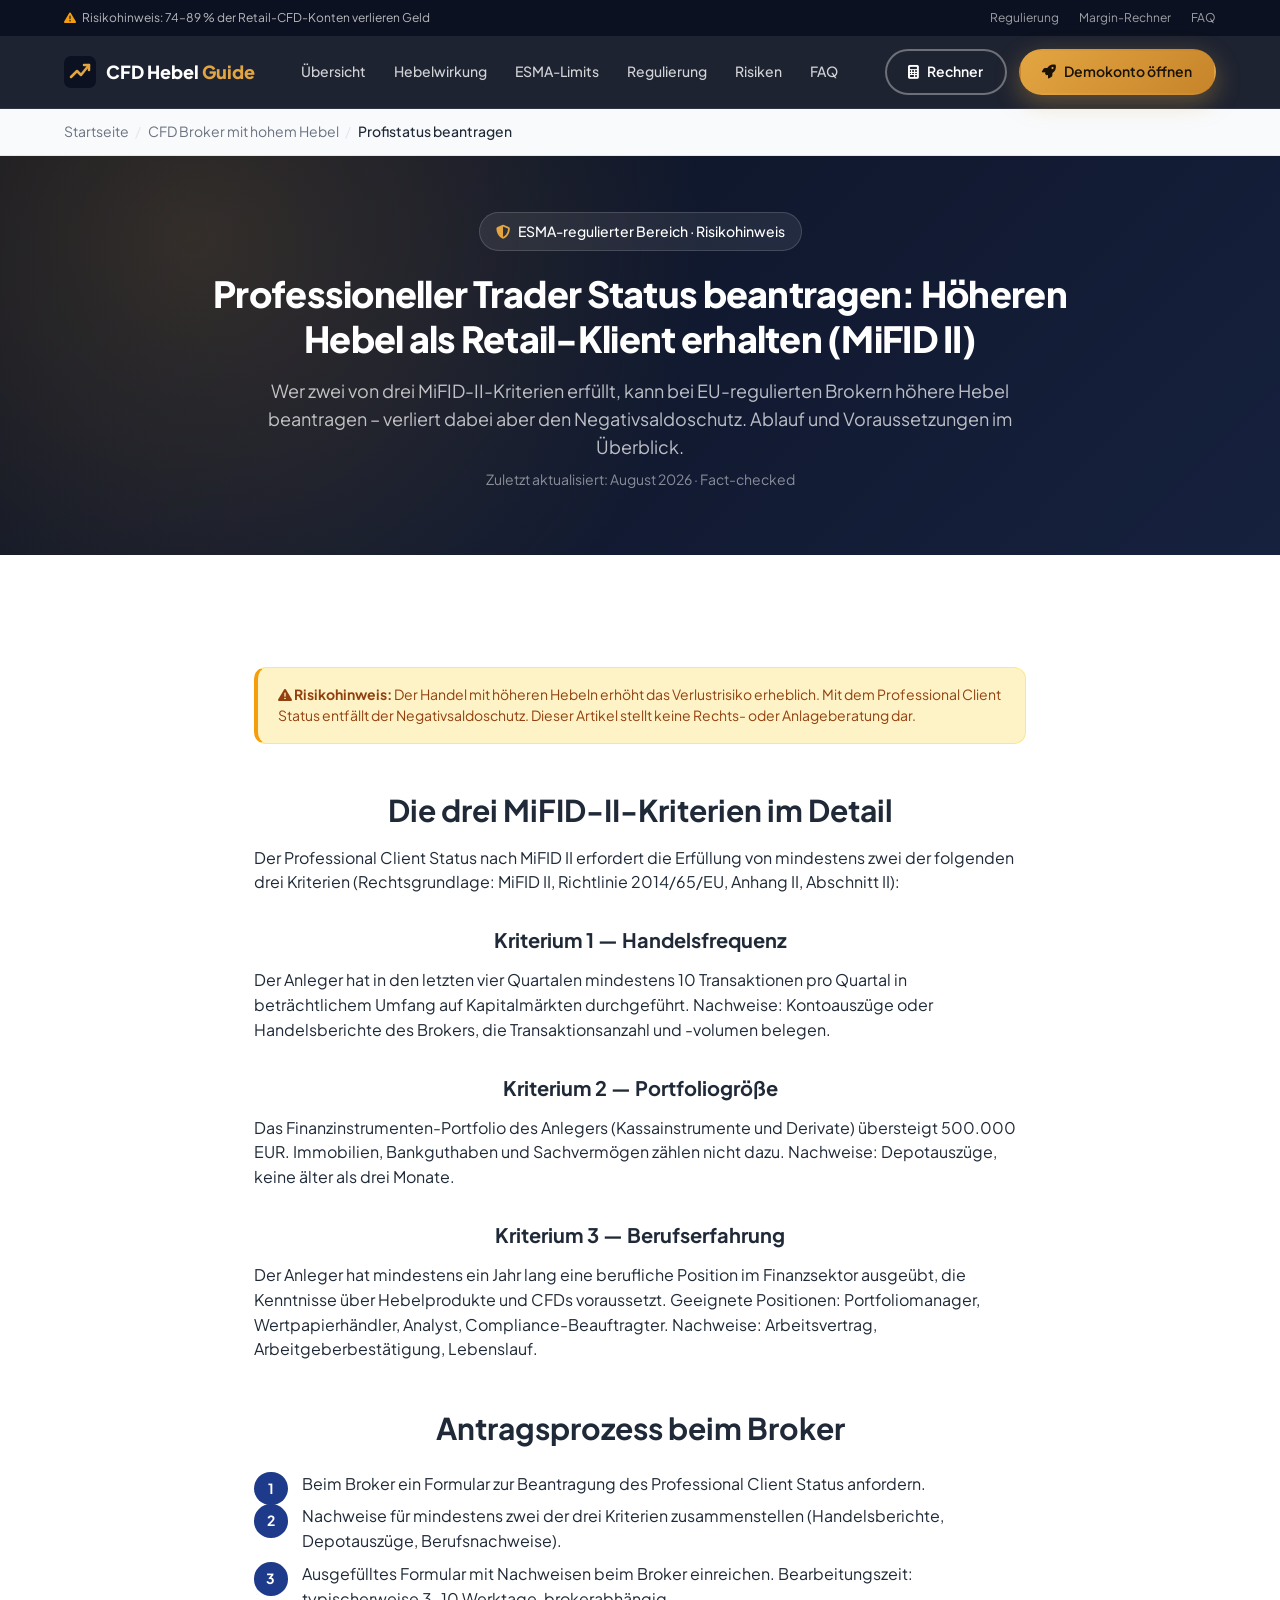
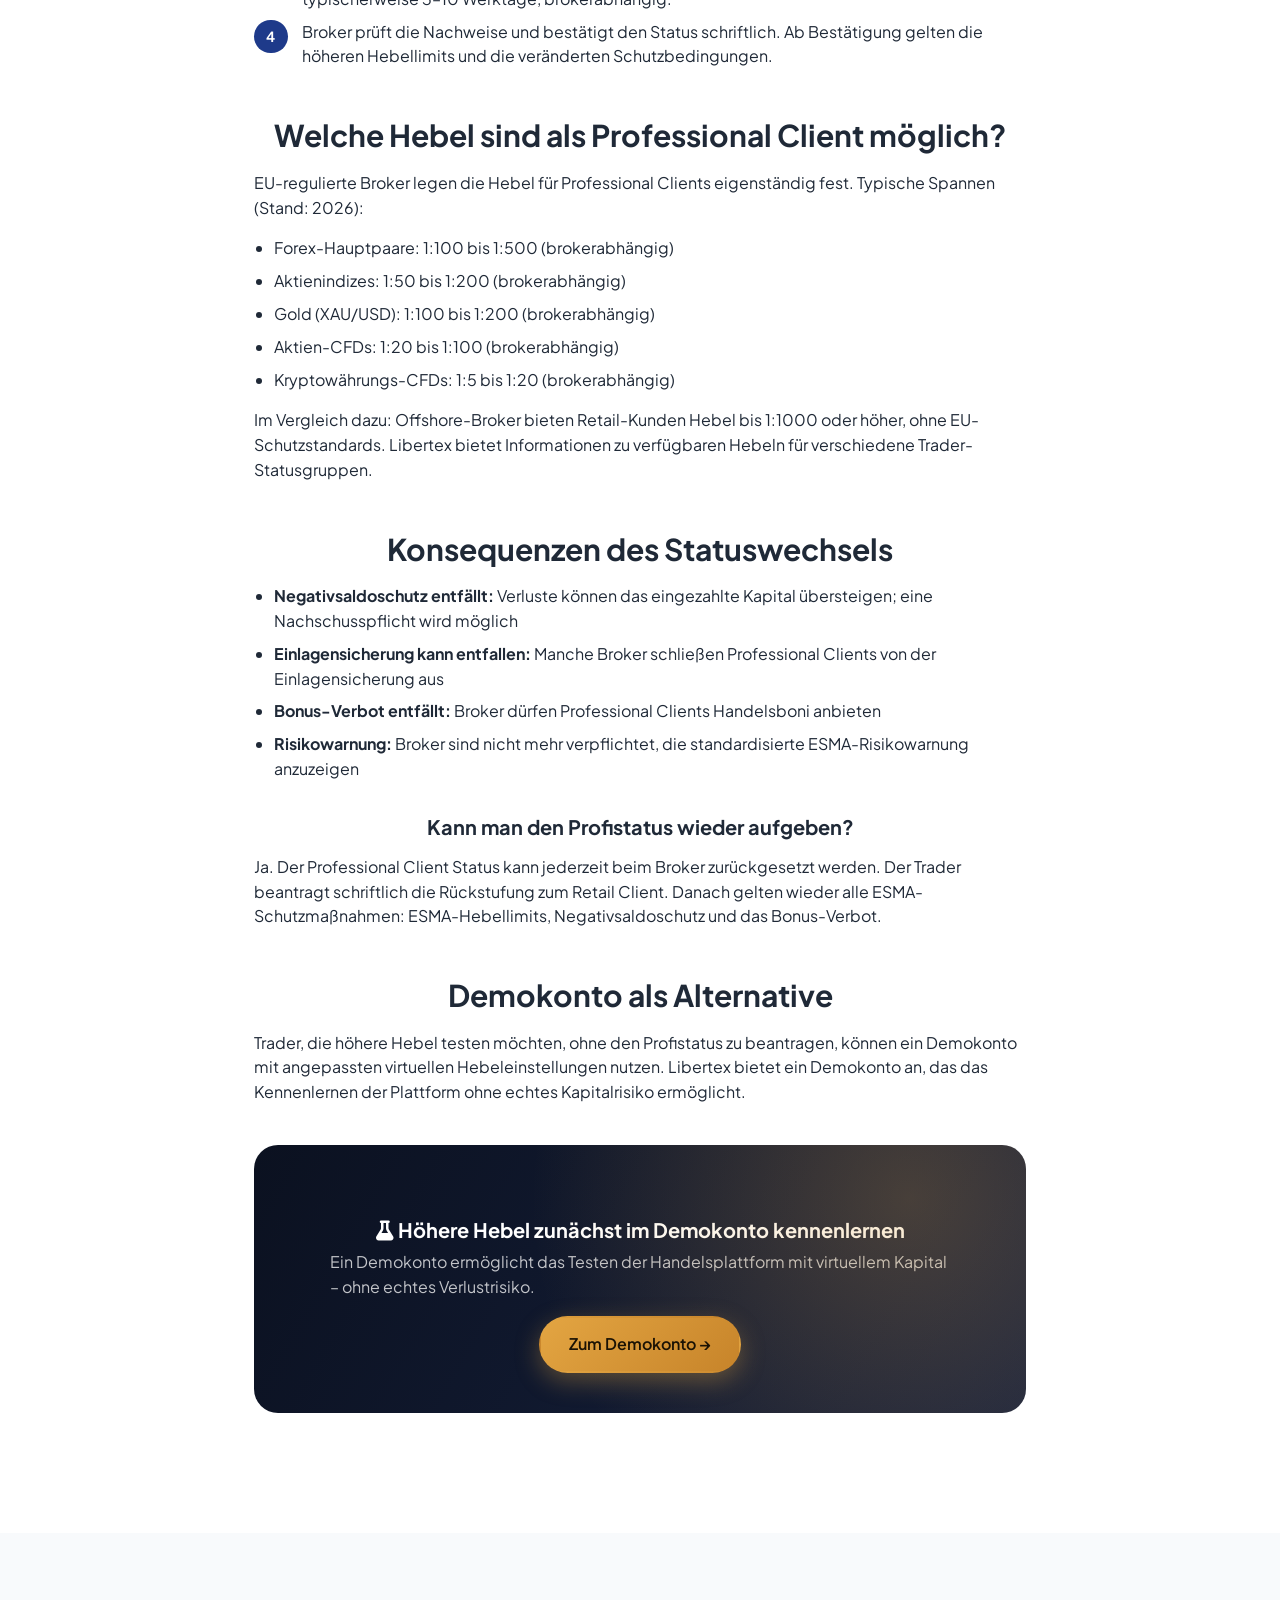
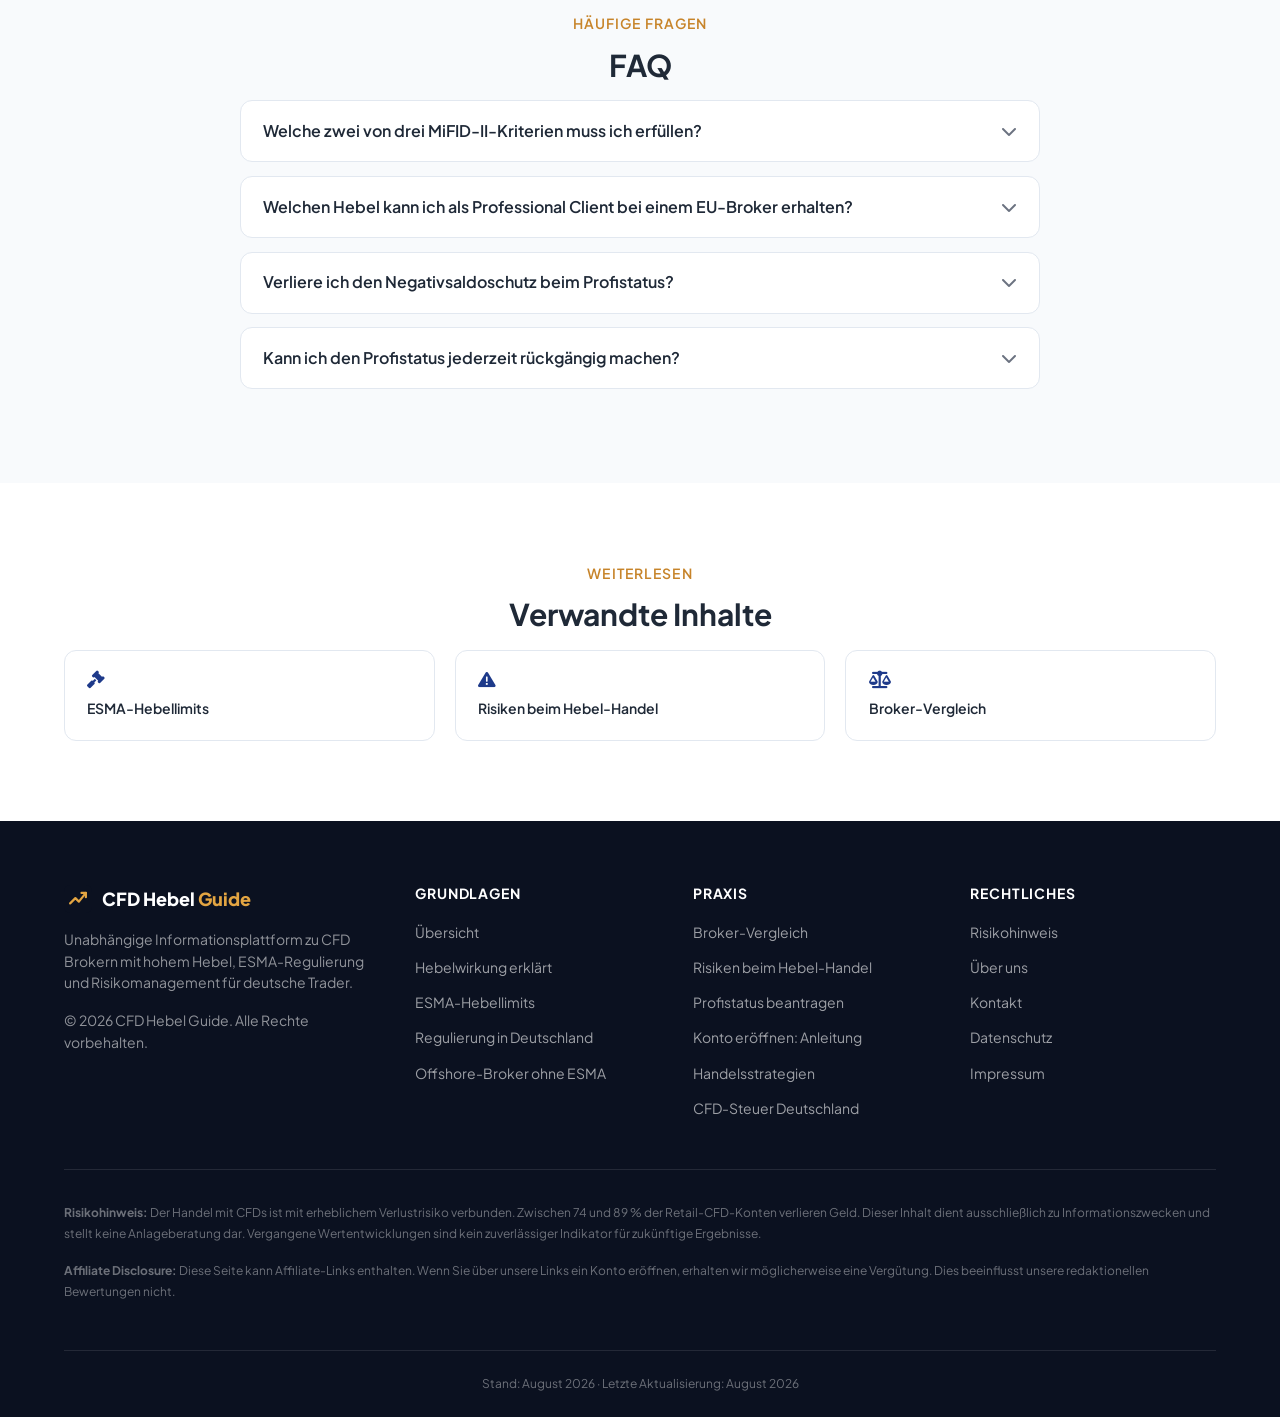
<file: professioneller-trader-status-beantragen.html>
<!DOCTYPE html>
<html lang="de">
<head>
<!-- Google tag (gtag.js) -->
<script async src="https://www.googletagmanager.com/gtag/js?id=G-6BJTG5KVPS"></script>
<script>
  window.dataLayer = window.dataLayer || [];
  function gtag(){dataLayer.push(arguments);}
  gtag('js', new Date());

  gtag('config', 'G-6BJTG5KVPS');
</script>
<meta charset="UTF-8">
<meta name="viewport" content="width=device-width, initial-scale=1.0">
<title>Professional Client Status beantragen 2026: MiFID-II-Kriterien</title>
<meta name="description" content="Professional Client Status nach MiFID II: die drei Kriterien, der Antragsprozess beim Broker, mögliche Hebel und die Konsequenzen für den Negativsaldoschutz.">
<link rel="canonical" href="https://cfd-hebel-guide.de/professioneller-trader-status-beantragen.html"/>
<link rel="icon" type="image/svg+xml" href="/favicon.svg">
<link rel="preconnect" href="https://fonts.googleapis.com">
<link rel="preconnect" href="https://fonts.gstatic.com" crossorigin>
<link href="https://fonts.googleapis.com/css2?family=Plus+Jakarta+Sans:wght@400;500;600;700;800&display=swap" rel="stylesheet">
<link rel="stylesheet" href="https://cdnjs.cloudflare.com/ajax/libs/font-awesome/6.5.1/css/all.min.css">
<link rel="stylesheet" href="/style.css">
<script type="application/ld+json">
{
  "@context": "https://schema.org",
  "@type": "Organization",
  "name": "CFD-Hebel-Guide",
  "url": "https://cfd-hebel-guide.de/",
  "description": "Unabhängige Informationsplattform zu CFD Brokern mit hohem Hebel, ESMA-Regulierung und Risiken für deutsche Trader.",
  "inLanguage": "de",
  "foundingDate": "2026",
  "areaServed": "DE"
}
</script>
<script type="application/ld+json">
{
  "@context": "https://schema.org",
  "@type": "WebPage",
  "name": "Professioneller Trader Status beantragen: Höheren Hebel als Retail-Klient erhalten (MiFID II)",
  "url": "https://cfd-hebel-guide.de/professioneller-trader-status-beantragen",
  "description": "Professional Client Status nach MiFID II: die drei Kriterien, der Antragsprozess beim Broker, mögliche Hebel und die Konsequenzen für den Negativsaldoschutz.",
  "inLanguage": "de",
  "datePublished": "2026-01-01",
  "dateModified": "2026-08-28",
  "author": { "@type": "Organization", "name": "CFD-Hebel-Guide" },
  "publisher": { "@type": "Organization", "name": "CFD-Hebel-Guide" }
}
</script>
<script type="application/ld+json">
{
  "@context": "https://schema.org",
  "@type": "BreadcrumbList",
  "itemListElement": [
    { "@type": "ListItem", "position": 1, "name": "Startseite", "item": "https://cfd-hebel-guide.de/index.html" },
    { "@type": "ListItem", "position": 2, "name": "CFD Broker mit hohem Hebel", "item": "https://cfd-hebel-guide.de/index.html" },
    { "@type": "ListItem", "position": 3, "name": "Profistatus beantragen", "item": "undefined" }
  ]
}
</script>
<script type="application/ld+json">
{
  "@context": "https://schema.org",
  "@type": "FAQPage",
  "mainEntity": [
    {
      "@type": "Question",
      "name": "Welche zwei von drei MiFID-II-Kriterien muss ich erfüllen?",
      "acceptedAnswer": { "@type": "Answer", "text": "Zwei von drei Kriterien genügen: mindestens 10 signifikante Trades pro Quartal, ein Finanzportfolio über 500.000 EUR oder mindestens ein Jahr Berufserfahrung im Finanzsektor mit Hebelprodukt-Kenntnissen." }
    },
    {
      "@type": "Question",
      "name": "Welchen Hebel kann ich als Professional Client bei einem EU-Broker erhalten?",
      "acceptedAnswer": { "@type": "Answer", "text": "EU-regulierte Broker legen die Hebel für Professional Clients eigenständig fest. Typische Werte für Forex-Hauptpaare liegen zwischen 1:100 und 1:500, brokerabhängig." }
    },
    {
      "@type": "Question",
      "name": "Verliere ich den Negativsaldoschutz beim Profistatus?",
      "acceptedAnswer": { "@type": "Answer", "text": "Ja. Mit dem Professional Client Status entfällt der Negativsaldoschutz vollständig. Verluste können das eingezahlte Kapital übersteigen; eine Nachschusspflicht ist möglich." }
    },
    {
      "@type": "Question",
      "name": "Kann ich den Profistatus jederzeit rückgängig machen?",
      "acceptedAnswer": { "@type": "Answer", "text": "Ja. Eine Rückstufung zum Retail Client ist jederzeit möglich. Der Trader beantragt die Rückstufung schriftlich beim Broker; danach gelten sofort wieder alle ESMA-Schutzmaßnahmen." }
    }
  ]
}
</script>
</head>
<body>
<div class="top-bar">
  <div class="container">
    <div class="top-bar-msg"><i class="fas fa-triangle-exclamation"></i> Risikohinweis: 74–89 % der Retail-CFD-Konten verlieren Geld</div>
    <div class="top-bar-links">
      <a href="/index.html#regulierung">Regulierung</a>
      <a href="/index.html#rechner">Margin-Rechner</a>
      <a href="/index.html#faq">FAQ</a>
    </div>
  </div>
</div>
<header class="site-header">
  <div class="container nav-row">
    <a href="/index.html" class="logo">
      <svg viewBox="0 0 64 64" xmlns="http://www.w3.org/2000/svg"><rect width="64" height="64" rx="14" fill="#0B1120"/><path d="M14 42 L26 30 L34 38 L50 18" stroke="#E3A542" stroke-width="5" stroke-linecap="round" stroke-linejoin="round" fill="none"/><path d="M40 18 H50 V28" stroke="#E3A542" stroke-width="5" stroke-linecap="round" stroke-linejoin="round" fill="none"/></svg>
      <span>CFD Hebel <span class="logo-accent">Guide</span></span>
    </a>
    <button class="nav-toggle" aria-label="Menü öffnen" aria-expanded="false"><i class="fas fa-bars"></i></button>
    <nav class="main-nav">
      <a href="/index.html">Übersicht</a>
        <a href="/hebelwirkung-cfd-erklaert.html">Hebelwirkung</a>
        <a href="/esma-hebel-limits-deutschland.html">ESMA-Limits</a>
        <a href="/cfd-broker-regulierung-deutschland.html">Regulierung</a>
        <a href="/risiken-cfd-handel-hebel.html">Risiken</a>
        <a href="/index.html#faq">FAQ</a>
    </nav>
    <div class="header-actions">
      <a href="/index.html#rechner" class="btn btn-secondary btn-sm hide-mobile"><i class="fas fa-calculator"></i> <span class="hide-mobile">Rechner</span></a>
      <a href="https://libertex.com/de/" target="_blank" rel="noopener noreferrer" class="btn btn-primary btn-sm"><i class="fas fa-rocket"></i> Demokonto öffnen</a>
    </div>
  </div>
</header>
<nav class="breadcrumb-bar" aria-label="Breadcrumb">
  <div class="container">
    <ol>
      <li><a href="/index.html">Startseite</a></li>
      <li><a href="/index.html">CFD Broker mit hohem Hebel</a></li>
      <li aria-current="page">Profistatus beantragen</li>
    </ol>
  </div>
</nav>
<main>
  <section class="page-hero">
    <div class="container">
      <span class="badge"><i class="fas fa-shield-halved"></i> ESMA-regulierter Bereich · Risikohinweis</span>
      <h1>Professioneller Trader Status beantragen: Höheren Hebel als Retail-Klient erhalten (MiFID II)</h1>
      <p class="lead" style="text-align:center;margin:0 auto;">Wer zwei von drei MiFID-II-Kriterien erfüllt, kann bei EU-regulierten Brokern höhere Hebel beantragen – verliert dabei aber den Negativsaldoschutz. Ablauf und Voraussetzungen im Überblick.</p>
      <p class="meta-line">Zuletzt aktualisiert: August 2026 · Fact-checked</p>
    </div>
  </section>

  <section>
    <div class="container article-content">
      <div class="risk-box compact">
        <p><i class="fas fa-triangle-exclamation"></i> <strong>Risikohinweis:</strong> Der Handel mit höheren Hebeln erhöht das Verlustrisiko erheblich. Mit dem Professional Client Status entfällt der Negativsaldoschutz. Dieser Artikel stellt keine Rechts- oder Anlageberatung dar.</p>
      </div>

      
      <h2>Die drei MiFID-II-Kriterien im Detail</h2>
      <p>Der Professional Client Status nach MiFID II erfordert die Erfüllung von mindestens zwei der folgenden drei Kriterien (Rechtsgrundlage: MiFID II, Richtlinie 2014/65/EU, Anhang II, Abschnitt II):</p>

      <h3>Kriterium 1 — Handelsfrequenz</h3>
      <p>Der Anleger hat in den letzten vier Quartalen mindestens 10 Transaktionen pro Quartal in beträchtlichem Umfang auf Kapitalmärkten durchgeführt. Nachweise: Kontoauszüge oder Handelsberichte des Brokers, die Transaktionsanzahl und -volumen belegen.</p>

      <h3>Kriterium 2 — Portfoliogröße</h3>
      <p>Das Finanzinstrumenten-Portfolio des Anlegers (Kassainstrumente und Derivate) übersteigt 500.000 EUR. Immobilien, Bankguthaben und Sachvermögen zählen nicht dazu. Nachweise: Depotauszüge, keine älter als drei Monate.</p>

      <h3>Kriterium 3 — Berufserfahrung</h3>
      <p>Der Anleger hat mindestens ein Jahr lang eine berufliche Position im Finanzsektor ausgeübt, die Kenntnisse über Hebelprodukte und CFDs voraussetzt. Geeignete Positionen: Portfoliomanager, Wertpapierhändler, Analyst, Compliance-Beauftragter. Nachweise: Arbeitsvertrag, Arbeitgeberbestätigung, Lebenslauf.</p>

      <h2>Antragsprozess beim Broker</h2>
      <ol class="step-list">
        <li>Beim Broker ein Formular zur Beantragung des Professional Client Status anfordern.</li>
        <li>Nachweise für mindestens zwei der drei Kriterien zusammenstellen (Handelsberichte, Depotauszüge, Berufsnachweise).</li>
        <li>Ausgefülltes Formular mit Nachweisen beim Broker einreichen. Bearbeitungszeit: typischerweise 3–10 Werktage, brokerabhängig.</li>
        <li>Broker prüft die Nachweise und bestätigt den Status schriftlich. Ab Bestätigung gelten die höheren Hebellimits und die veränderten Schutzbedingungen.</li>
      </ol>

      <h2>Welche Hebel sind als Professional Client möglich?</h2>
      <p>EU-regulierte Broker legen die Hebel für Professional Clients eigenständig fest. Typische Spannen (Stand: 2026):</p>
      <ul>
        <li>Forex-Hauptpaare: 1:100 bis 1:500 (brokerabhängig)</li>
        <li>Aktienindizes: 1:50 bis 1:200 (brokerabhängig)</li>
        <li>Gold (XAU/USD): 1:100 bis 1:200 (brokerabhängig)</li>
        <li>Aktien-CFDs: 1:20 bis 1:100 (brokerabhängig)</li>
        <li>Kryptowährungs-CFDs: 1:5 bis 1:20 (brokerabhängig)</li>
      </ul>
      <p>Im Vergleich dazu: Offshore-Broker bieten Retail-Kunden Hebel bis 1:1000 oder höher, ohne EU-Schutzstandards. <a href="https://libertex.com/de/" target="_blank" rel="noopener noreferrer">Libertex</a> bietet Informationen zu verfügbaren Hebeln für verschiedene Trader-Statusgruppen.</p>

      <h2>Konsequenzen des Statuswechsels</h2>
      <ul>
        <li><strong>Negativsaldoschutz entfällt:</strong> Verluste können das eingezahlte Kapital übersteigen; eine Nachschusspflicht wird möglich</li>
        <li><strong>Einlagensicherung kann entfallen:</strong> Manche Broker schließen Professional Clients von der Einlagensicherung aus</li>
        <li><strong>Bonus-Verbot entfällt:</strong> Broker dürfen Professional Clients Handelsboni anbieten</li>
        <li><strong>Risikowarnung:</strong> Broker sind nicht mehr verpflichtet, die standardisierte ESMA-Risikowarnung anzuzeigen</li>
      </ul>

      <h3>Kann man den Profistatus wieder aufgeben?</h3>
      <p>Ja. Der Professional Client Status kann jederzeit beim Broker zurückgesetzt werden. Der Trader beantragt schriftlich die Rückstufung zum Retail Client. Danach gelten wieder alle ESMA-Schutzmaßnahmen: ESMA-Hebellimits, Negativsaldoschutz und das Bonus-Verbot.</p>

      <h2>Demokonto als Alternative</h2>
      <p>Trader, die höhere Hebel testen möchten, ohne den Profistatus zu beantragen, können ein Demokonto mit angepassten virtuellen Hebeleinstellungen nutzen. <a href="https://libertex.com/de/" target="_blank" rel="noopener noreferrer">Libertex</a> bietet ein Demokonto an, das das Kennenlernen der Plattform ohne echtes Kapitalrisiko ermöglicht.</p>
  

      <div class="cta-block">
  <h3><i class="fas fa-flask"></i> Höhere Hebel zunächst im Demokonto kennenlernen</h3>
  <p>Ein Demokonto ermöglicht das Testen der Handelsplattform mit virtuellem Kapital – ohne echtes Verlustrisiko.</p>
  <a href="https://libertex.com/de/" target="_blank" rel="noopener noreferrer" class="btn btn-primary">Zum Demokonto →</a>
</div>
    </div>
  </section>

  <section id="faq" class="alt">
  <div class="container">
    <span class="section-eyebrow">Häufige Fragen</span>
    <h2>FAQ</h2>
    <div class="faq-list">
      <details class="faq-item">
        <summary>Welche zwei von drei MiFID-II-Kriterien muss ich erfüllen?</summary>
        <div class="faq-answer">Zwei von drei Kriterien genügen: mindestens 10 signifikante Trades pro Quartal, ein Finanzportfolio über 500.000 EUR oder mindestens ein Jahr Berufserfahrung im Finanzsektor mit Hebelprodukt-Kenntnissen.</div>
      </details>
      <details class="faq-item">
        <summary>Welchen Hebel kann ich als Professional Client bei einem EU-Broker erhalten?</summary>
        <div class="faq-answer">EU-regulierte Broker legen die Hebel für Professional Clients eigenständig fest. Typische Werte für Forex-Hauptpaare liegen zwischen 1:100 und 1:500, brokerabhängig.</div>
      </details>
      <details class="faq-item">
        <summary>Verliere ich den Negativsaldoschutz beim Profistatus?</summary>
        <div class="faq-answer">Ja. Mit dem Professional Client Status entfällt der Negativsaldoschutz vollständig. Verluste können das eingezahlte Kapital übersteigen; eine Nachschusspflicht ist möglich.</div>
      </details>
      <details class="faq-item">
        <summary>Kann ich den Profistatus jederzeit rückgängig machen?</summary>
        <div class="faq-answer">Ja. Eine Rückstufung zum Retail Client ist jederzeit möglich. Der Trader beantragt die Rückstufung schriftlich beim Broker; danach gelten sofort wieder alle ESMA-Schutzmaßnahmen.</div>
      </details>
    </div>
  </div>
</section>

  <section>
  <div class="container">
    <span class="section-eyebrow">Weiterlesen</span>
    <h2>Verwandte Inhalte</h2>
    <div class="related-grid">
      <a href="/esma-hebel-limits-deutschland.html" class="related-card"><i class="fas fa-gavel"></i><span class="related-title">ESMA-Hebellimits</span></a>
      <a href="/risiken-cfd-handel-hebel.html" class="related-card"><i class="fas fa-triangle-exclamation"></i><span class="related-title">Risiken beim Hebel-Handel</span></a>
      <a href="/cfd-broker-vergleich-hebel.html" class="related-card"><i class="fas fa-scale-balanced"></i><span class="related-title">Broker-Vergleich</span></a>
    </div>
  </div>
</section>
</main>
<footer class="site-footer">
  <div class="container">
    <div class="footer-grid">
      <div>
        <a href="/index.html" class="logo">
          <svg viewBox="0 0 64 64" xmlns="http://www.w3.org/2000/svg" style="width:28px;height:28px;"><rect width="64" height="64" rx="14" fill="#0B1120"/><path d="M14 42 L26 30 L34 38 L50 18" stroke="#E3A542" stroke-width="5" stroke-linecap="round" stroke-linejoin="round" fill="none"/><path d="M40 18 H50 V28" stroke="#E3A542" stroke-width="5" stroke-linecap="round" stroke-linejoin="round" fill="none"/></svg>
          <span>CFD Hebel <span class="logo-accent">Guide</span></span>
        </a>
        <p>Unabhängige Informationsplattform zu CFD Brokern mit hohem Hebel, ESMA-Regulierung und Risikomanagement für deutsche Trader.</p>
        <p>© 2026 CFD Hebel Guide. Alle Rechte vorbehalten.</p>
      </div>
      <div>
        <h4>Grundlagen</h4>
        <ul>
          <li><a href="/index.html">Übersicht</a></li>
          <li><a href="/hebelwirkung-cfd-erklaert.html">Hebelwirkung erklärt</a></li>
          <li><a href="/esma-hebel-limits-deutschland.html">ESMA-Hebellimits</a></li>
          <li><a href="/cfd-broker-regulierung-deutschland.html">Regulierung in Deutschland</a></li>
          <li><a href="/offshore-cfd-broker-ohne-esma.html">Offshore-Broker ohne ESMA</a></li>
        </ul>
      </div>
      <div>
        <h4>Praxis</h4>
        <ul>
          <li><a href="/cfd-broker-vergleich-hebel.html">Broker-Vergleich</a></li>
          <li><a href="/risiken-cfd-handel-hebel.html">Risiken beim Hebel-Handel</a></li>
          <li><a href="/professioneller-trader-status-beantragen.html">Profistatus beantragen</a></li>
          <li><a href="/cfd-konto-eroeffnen-anleitung.html">Konto eröffnen: Anleitung</a></li>
          <li><a href="/cfd-handelsstrategien-hebel.html">Handelsstrategien</a></li>
          <li><a href="/cfd-steuer-deutschland.html">CFD-Steuer Deutschland</a></li>
        </ul>
      </div>
      <div>
        <h4>Rechtliches</h4>
        <ul>
          <li><a href="/index.html#risiko">Risikohinweis</a></li>
          <li><a href="/index.html#ueber">Über uns</a></li>
          <li><a href="/index.html#kontakt">Kontakt</a></li>
          <li><a href="#">Datenschutz</a></li>
          <li><a href="#">Impressum</a></li>
        </ul>
      </div>
    </div>
    <div class="footer-legal">
      <p><strong>Risikohinweis:</strong> Der Handel mit CFDs ist mit erheblichem Verlustrisiko verbunden. Zwischen 74 und 89 % der Retail-CFD-Konten verlieren Geld. Dieser Inhalt dient ausschließlich zu Informationszwecken und stellt keine Anlageberatung dar. Vergangene Wertentwicklungen sind kein zuverlässiger Indikator für zukünftige Ergebnisse.</p>
      <p><strong>Affiliate Disclosure:</strong> Diese Seite kann Affiliate-Links enthalten. Wenn Sie über unsere Links ein Konto eröffnen, erhalten wir möglicherweise eine Vergütung. Dies beeinflusst unsere redaktionellen Bewertungen nicht.</p>
    </div>
    <div class="footer-bottom">Stand: August 2026 · Letzte Aktualisierung: August 2026</div>
  </div>
</footer>
<script src="/script.js"></script>
</body>
</html>
</file>
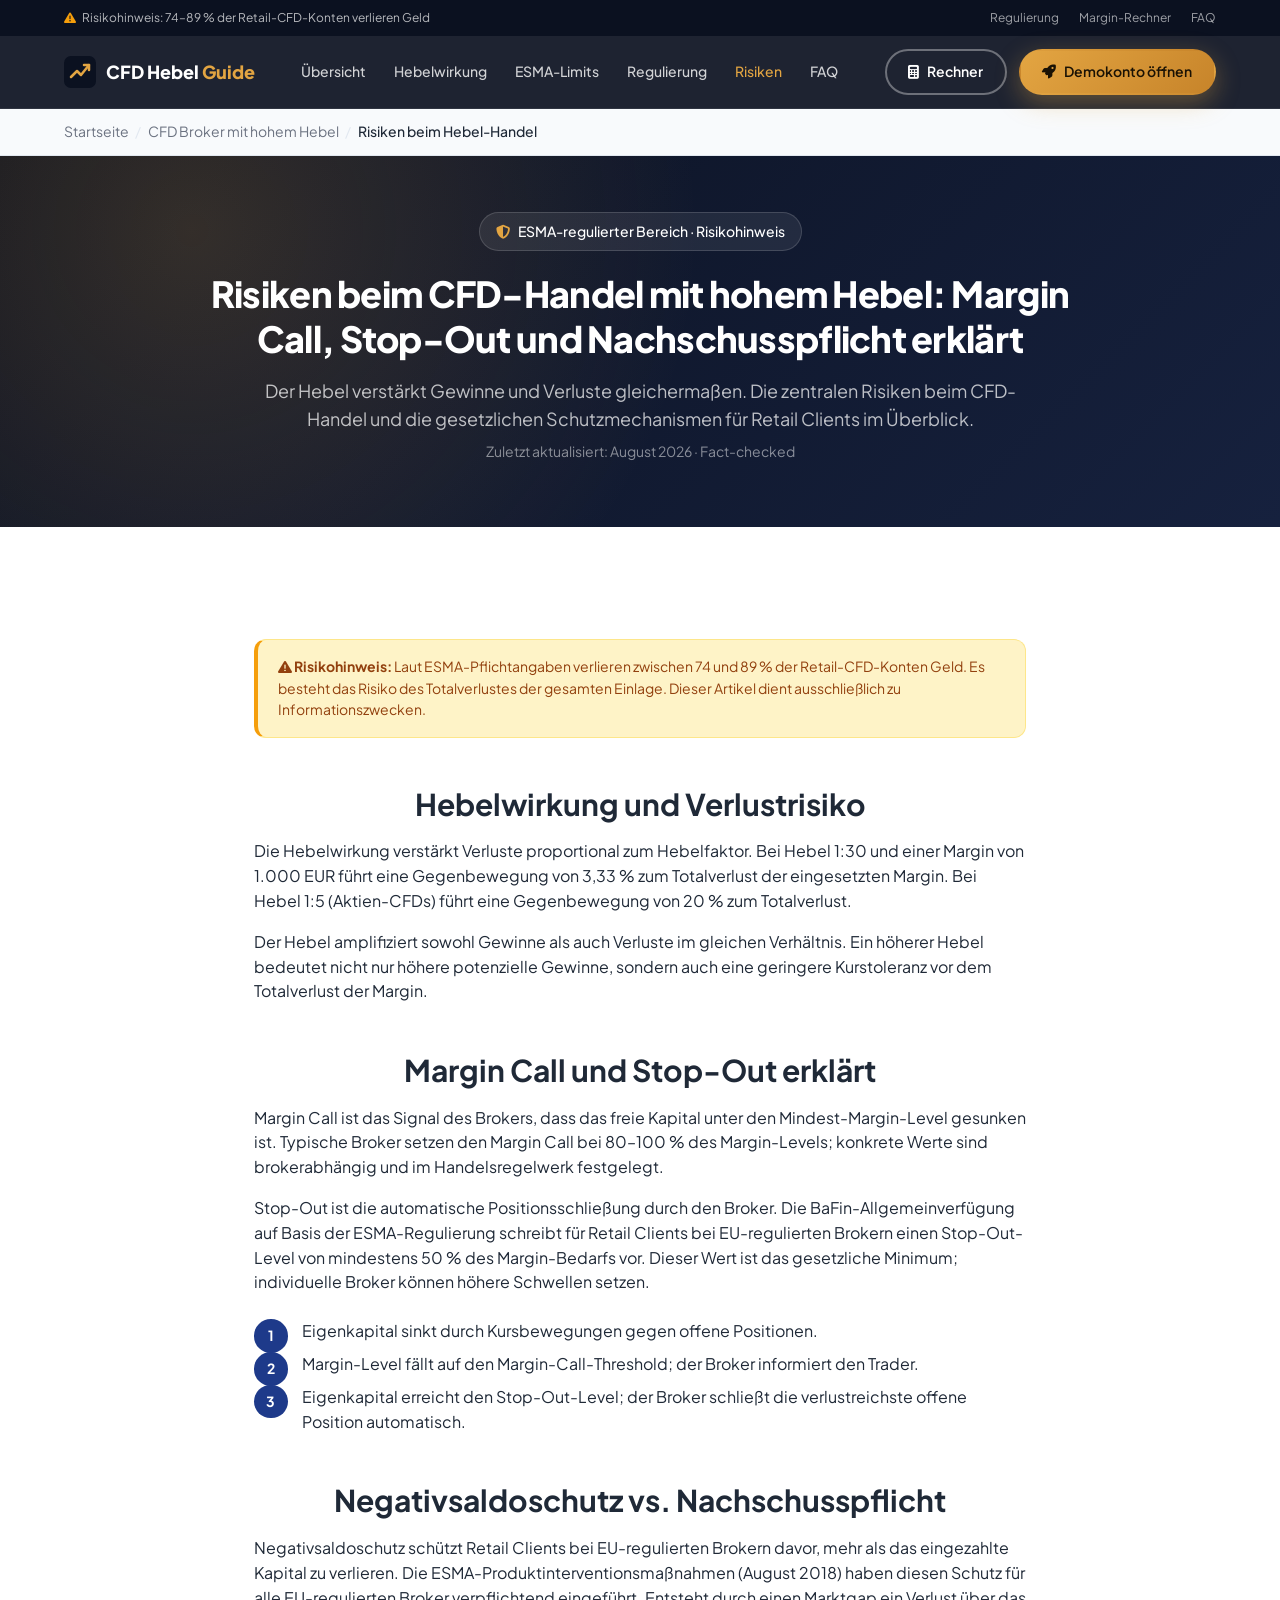
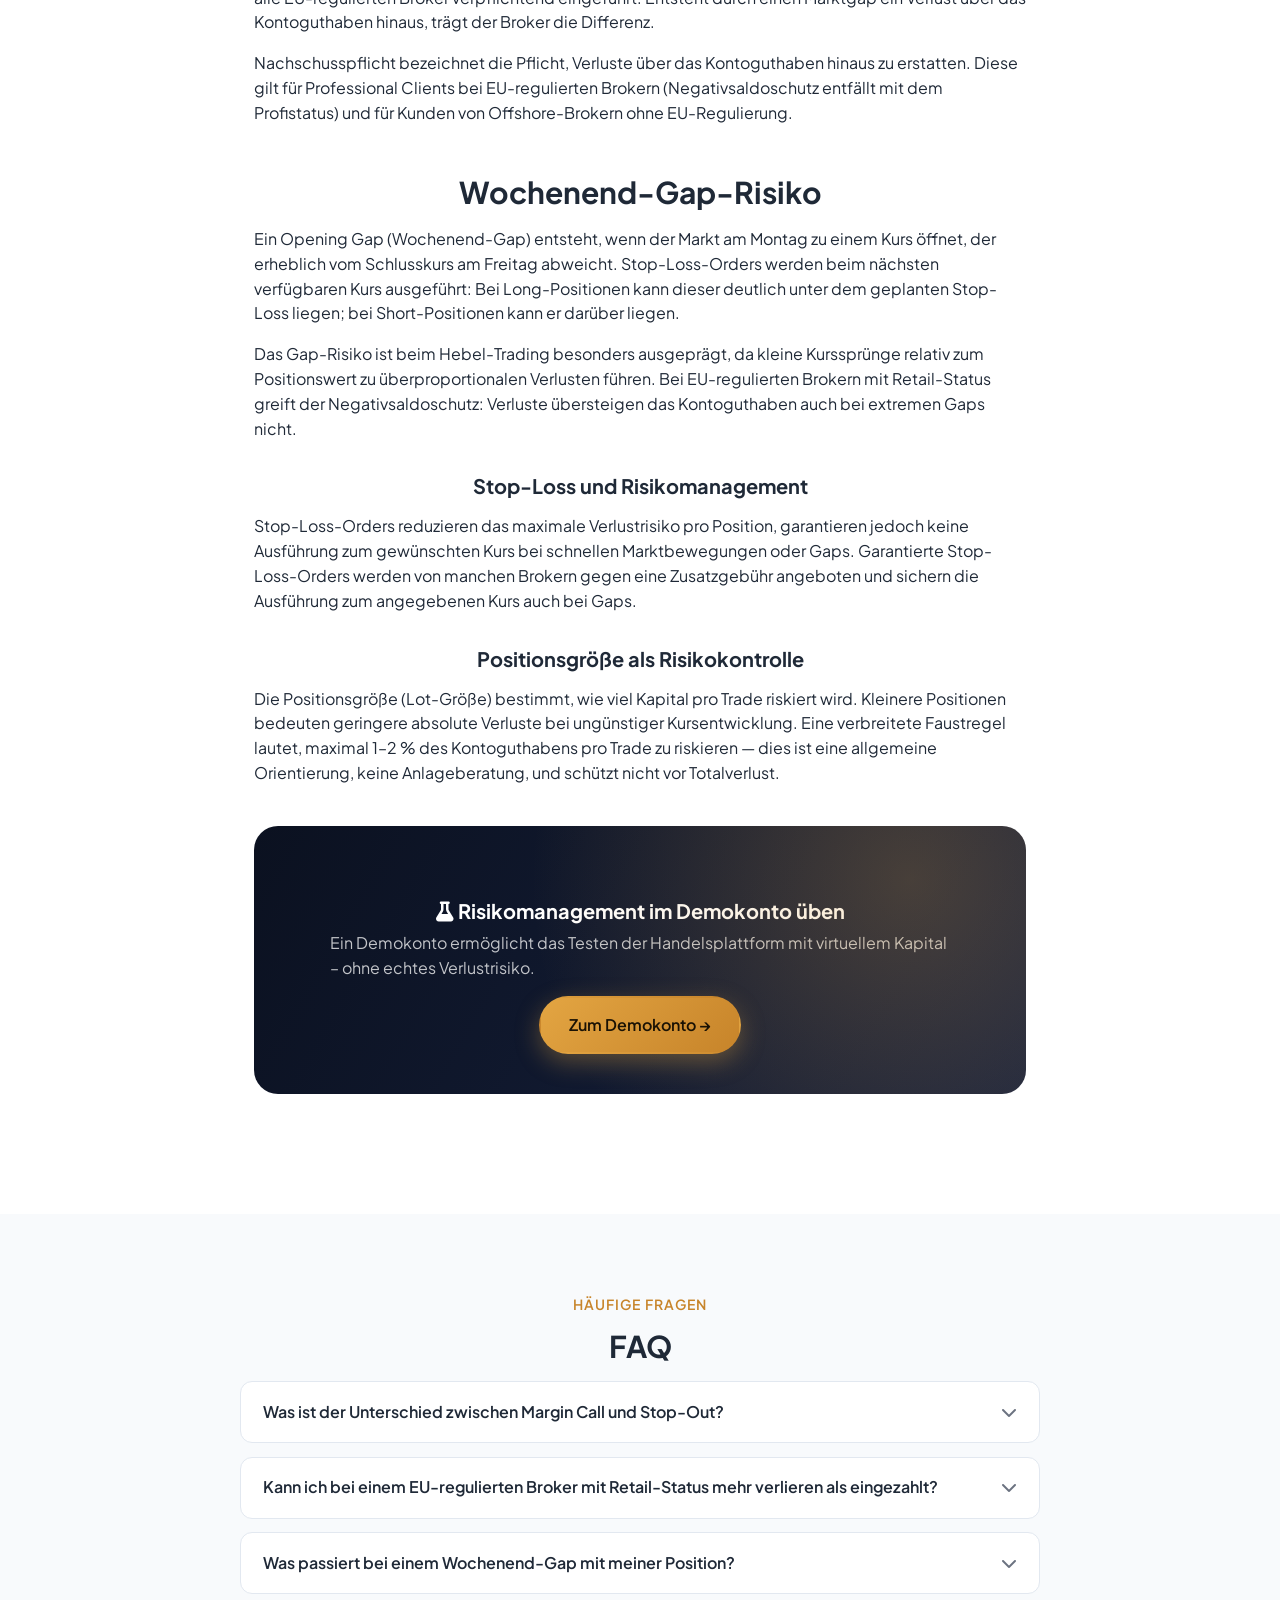
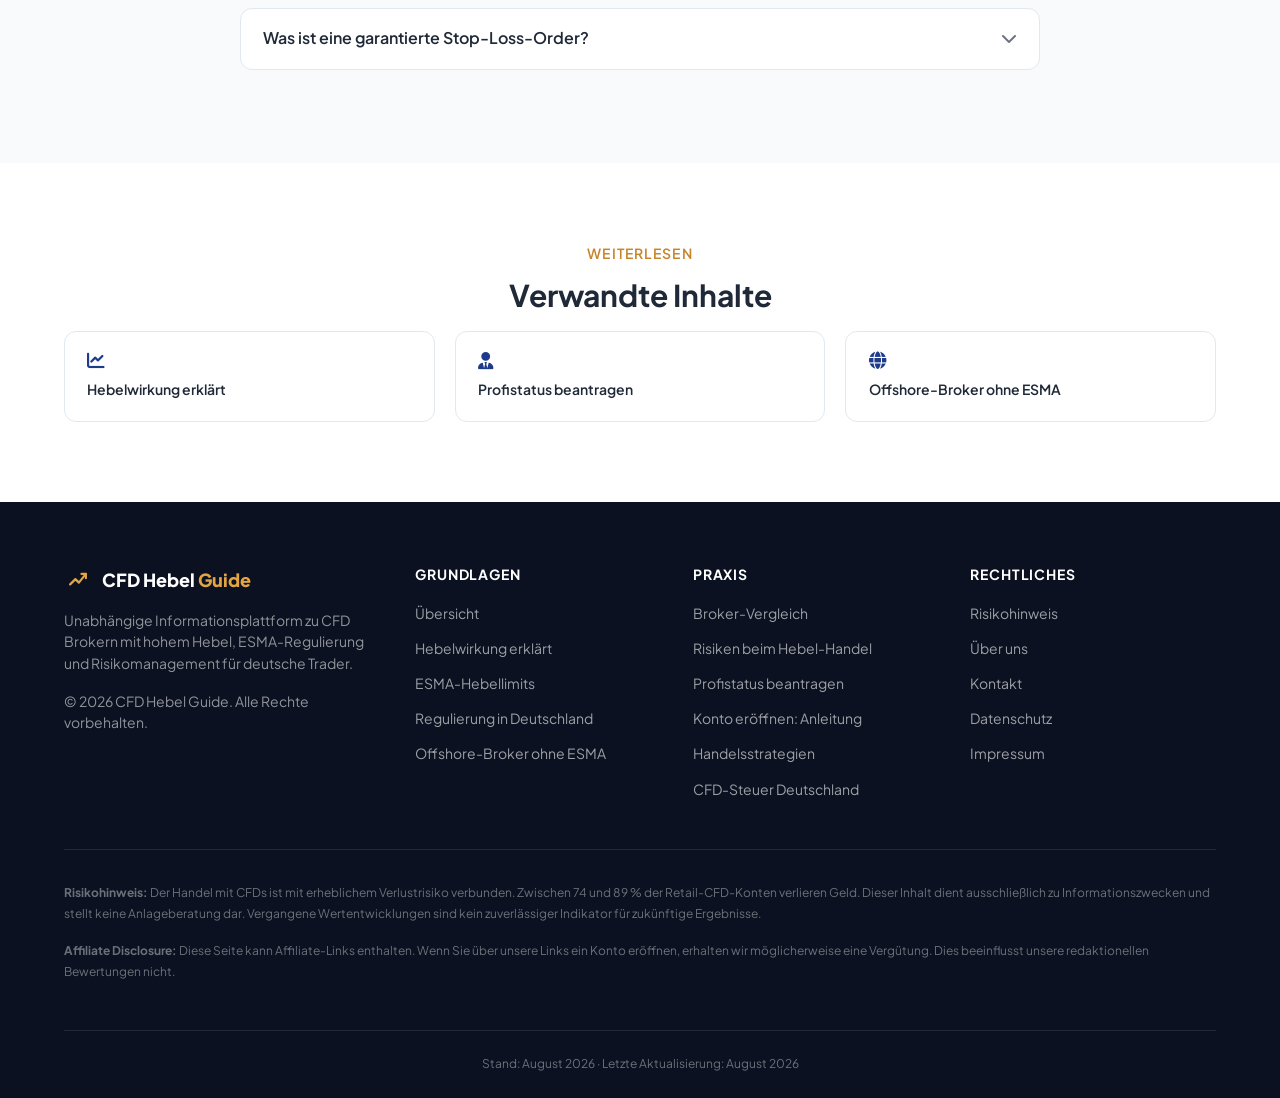
<file: risiken-cfd-handel-hebel.html>
<!DOCTYPE html>
<html lang="de">
<head>
<!-- Google tag (gtag.js) -->
<script async src="https://www.googletagmanager.com/gtag/js?id=G-6BJTG5KVPS"></script>
<script>
  window.dataLayer = window.dataLayer || [];
  function gtag(){dataLayer.push(arguments);}
  gtag('js', new Date());

  gtag('config', 'G-6BJTG5KVPS');
</script>
<meta charset="UTF-8">
<meta name="viewport" content="width=device-width, initial-scale=1.0">
<title>Risiken beim CFD-Hebel-Handel 2026: Margin Call & Stop-Out</title>
<meta name="description" content="Die zentralen Risiken beim gehebelten CFD-Handel: Totalverlust, Margin Call, Stop-Out (BaFin: 50 %), Wochenend-Gaps und Nachschusspflicht – mit Schutzmechanismen.">
<link rel="canonical" href="https://cfd-hebel-guide.de/risiken-cfd-handel-hebel.html"/>
<link rel="icon" type="image/svg+xml" href="/favicon.svg">
<link rel="preconnect" href="https://fonts.googleapis.com">
<link rel="preconnect" href="https://fonts.gstatic.com" crossorigin>
<link href="https://fonts.googleapis.com/css2?family=Plus+Jakarta+Sans:wght@400;500;600;700;800&display=swap" rel="stylesheet">
<link rel="stylesheet" href="https://cdnjs.cloudflare.com/ajax/libs/font-awesome/6.5.1/css/all.min.css">
<link rel="stylesheet" href="/style.css">
<script type="application/ld+json">
{
  "@context": "https://schema.org",
  "@type": "Organization",
  "name": "CFD-Hebel-Guide",
  "url": "https://cfd-hebel-guide.de/",
  "description": "Unabhängige Informationsplattform zu CFD Brokern mit hohem Hebel, ESMA-Regulierung und Risiken für deutsche Trader.",
  "inLanguage": "de",
  "foundingDate": "2026",
  "areaServed": "DE"
}
</script>
<script type="application/ld+json">
{
  "@context": "https://schema.org",
  "@type": "WebPage",
  "name": "Risiken beim CFD-Handel mit hohem Hebel: Margin Call, Stop-Out und Nachschusspflicht erklärt",
  "url": "https://cfd-hebel-guide.de/risiken-cfd-handel-hebel",
  "description": "Die zentralen Risiken beim gehebelten CFD-Handel: Totalverlust, Margin Call, Stop-Out (BaFin: 50 %), Wochenend-Gaps und Nachschusspflicht – mit Schutzmechanismen.",
  "inLanguage": "de",
  "datePublished": "2026-01-01",
  "dateModified": "2026-08-28",
  "author": { "@type": "Organization", "name": "CFD-Hebel-Guide" },
  "publisher": { "@type": "Organization", "name": "CFD-Hebel-Guide" }
}
</script>
<script type="application/ld+json">
{
  "@context": "https://schema.org",
  "@type": "BreadcrumbList",
  "itemListElement": [
    { "@type": "ListItem", "position": 1, "name": "Startseite", "item": "https://cfd-hebel-guide.de/index.html" },
    { "@type": "ListItem", "position": 2, "name": "CFD Broker mit hohem Hebel", "item": "https://cfd-hebel-guide.de/index.html" },
    { "@type": "ListItem", "position": 3, "name": "Risiken beim Hebel-Handel", "item": "undefined" }
  ]
}
</script>
<script type="application/ld+json">
{
  "@context": "https://schema.org",
  "@type": "FAQPage",
  "mainEntity": [
    {
      "@type": "Question",
      "name": "Was ist der Unterschied zwischen Margin Call und Stop-Out?",
      "acceptedAnswer": { "@type": "Answer", "text": "Der Margin Call ist eine Warnung des Brokers, wenn das freie Kapital unter den Mindest-Margin-Level fällt. Der Stop-Out ist eine automatische Maßnahme: Der Broker schließt Positionen ohne vorherige Aufforderung, wenn das Eigenkapital den Stop-Out-Level unterschreitet." }
    },
    {
      "@type": "Question",
      "name": "Kann ich bei einem EU-regulierten Broker mit Retail-Status mehr verlieren als eingezahlt?",
      "acceptedAnswer": { "@type": "Answer", "text": "Nein. EU-regulierte Broker müssen für Retail Clients Negativsaldoschutz gewähren. Verluste können das eingezahlte Kapital nicht übersteigen, auch bei extremen Marktbewegungen oder Gaps." }
    },
    {
      "@type": "Question",
      "name": "Was passiert bei einem Wochenend-Gap mit meiner Position?",
      "acceptedAnswer": { "@type": "Answer", "text": "Stop-Loss-Orders werden beim nächsten verfügbaren Kurs nach Marktöffnung ausgeführt. Bei einem starken Gap kann dieser Kurs schlechter als der geplante Stop-Loss sein." }
    },
    {
      "@type": "Question",
      "name": "Was ist eine garantierte Stop-Loss-Order?",
      "acceptedAnswer": { "@type": "Answer", "text": "Eine garantierte Stop-Loss-Order sichert die Ausführung zum angegebenen Kurs auch bei Gaps und schnellen Marktbewegungen. Manche Broker bieten diese gegen einen Aufpreis an." }
    }
  ]
}
</script>
</head>
<body>
<div class="top-bar">
  <div class="container">
    <div class="top-bar-msg"><i class="fas fa-triangle-exclamation"></i> Risikohinweis: 74–89 % der Retail-CFD-Konten verlieren Geld</div>
    <div class="top-bar-links">
      <a href="/index.html#regulierung">Regulierung</a>
      <a href="/index.html#rechner">Margin-Rechner</a>
      <a href="/index.html#faq">FAQ</a>
    </div>
  </div>
</div>
<header class="site-header">
  <div class="container nav-row">
    <a href="/index.html" class="logo">
      <svg viewBox="0 0 64 64" xmlns="http://www.w3.org/2000/svg"><rect width="64" height="64" rx="14" fill="#0B1120"/><path d="M14 42 L26 30 L34 38 L50 18" stroke="#E3A542" stroke-width="5" stroke-linecap="round" stroke-linejoin="round" fill="none"/><path d="M40 18 H50 V28" stroke="#E3A542" stroke-width="5" stroke-linecap="round" stroke-linejoin="round" fill="none"/></svg>
      <span>CFD Hebel <span class="logo-accent">Guide</span></span>
    </a>
    <button class="nav-toggle" aria-label="Menü öffnen" aria-expanded="false"><i class="fas fa-bars"></i></button>
    <nav class="main-nav">
      <a href="/index.html">Übersicht</a>
        <a href="/hebelwirkung-cfd-erklaert.html">Hebelwirkung</a>
        <a href="/esma-hebel-limits-deutschland.html">ESMA-Limits</a>
        <a href="/cfd-broker-regulierung-deutschland.html">Regulierung</a>
        <a href="/risiken-cfd-handel-hebel.html" class="active">Risiken</a>
        <a href="/index.html#faq">FAQ</a>
    </nav>
    <div class="header-actions">
      <a href="/index.html#rechner" class="btn btn-secondary btn-sm hide-mobile"><i class="fas fa-calculator"></i> <span class="hide-mobile">Rechner</span></a>
      <a href="https://libertex.com/de/" target="_blank" rel="noopener noreferrer" class="btn btn-primary btn-sm"><i class="fas fa-rocket"></i> Demokonto öffnen</a>
    </div>
  </div>
</header>
<nav class="breadcrumb-bar" aria-label="Breadcrumb">
  <div class="container">
    <ol>
      <li><a href="/index.html">Startseite</a></li>
      <li><a href="/index.html">CFD Broker mit hohem Hebel</a></li>
      <li aria-current="page">Risiken beim Hebel-Handel</li>
    </ol>
  </div>
</nav>
<main>
  <section class="page-hero">
    <div class="container">
      <span class="badge"><i class="fas fa-shield-halved"></i> ESMA-regulierter Bereich · Risikohinweis</span>
      <h1>Risiken beim CFD-Handel mit hohem Hebel: Margin Call, Stop-Out und Nachschusspflicht erklärt</h1>
      <p class="lead" style="text-align:center;margin:0 auto;">Der Hebel verstärkt Gewinne und Verluste gleichermaßen. Die zentralen Risiken beim CFD-Handel und die gesetzlichen Schutzmechanismen für Retail Clients im Überblick.</p>
      <p class="meta-line">Zuletzt aktualisiert: August 2026 · Fact-checked</p>
    </div>
  </section>

  <section>
    <div class="container article-content">
      <div class="risk-box compact">
        <p><i class="fas fa-triangle-exclamation"></i> <strong>Risikohinweis:</strong> Laut ESMA-Pflichtangaben verlieren zwischen 74 und 89 % der Retail-CFD-Konten Geld. Es besteht das Risiko des Totalverlustes der gesamten Einlage. Dieser Artikel dient ausschließlich zu Informationszwecken.</p>
      </div>

      
      <h2>Hebelwirkung und Verlustrisiko</h2>
      <p>Die Hebelwirkung verstärkt Verluste proportional zum Hebelfaktor. Bei Hebel 1:30 und einer Margin von 1.000 EUR führt eine Gegenbewegung von 3,33 % zum Totalverlust der eingesetzten Margin. Bei Hebel 1:5 (Aktien-CFDs) führt eine Gegenbewegung von 20 % zum Totalverlust.</p>
      <p>Der Hebel amplifiziert sowohl Gewinne als auch Verluste im gleichen Verhältnis. Ein höherer Hebel bedeutet nicht nur höhere potenzielle Gewinne, sondern auch eine geringere Kurstoleranz vor dem Totalverlust der Margin.</p>

      <h2>Margin Call und Stop-Out erklärt</h2>
      <p>Margin Call ist das Signal des Brokers, dass das freie Kapital unter den Mindest-Margin-Level gesunken ist. Typische Broker setzen den Margin Call bei 80–100 % des Margin-Levels; konkrete Werte sind brokerabhängig und im Handelsregelwerk festgelegt.</p>
      <p>Stop-Out ist die automatische Positionsschließung durch den Broker. Die BaFin-Allgemeinverfügung auf Basis der ESMA-Regulierung schreibt für Retail Clients bei EU-regulierten Brokern einen Stop-Out-Level von mindestens 50 % des Margin-Bedarfs vor. Dieser Wert ist das gesetzliche Minimum; individuelle Broker können höhere Schwellen setzen.</p>
      <ol class="step-list">
        <li>Eigenkapital sinkt durch Kursbewegungen gegen offene Positionen.</li>
        <li>Margin-Level fällt auf den Margin-Call-Threshold; der Broker informiert den Trader.</li>
        <li>Eigenkapital erreicht den Stop-Out-Level; der Broker schließt die verlustreichste offene Position automatisch.</li>
      </ol>

      <h2>Negativsaldoschutz vs. Nachschusspflicht</h2>
      <p>Negativsaldoschutz schützt Retail Clients bei EU-regulierten Brokern davor, mehr als das eingezahlte Kapital zu verlieren. Die ESMA-Produktinterventionsmaßnahmen (August 2018) haben diesen Schutz für alle EU-regulierten Broker verpflichtend eingeführt. Entsteht durch einen Marktgap ein Verlust über das Kontoguthaben hinaus, trägt der Broker die Differenz.</p>
      <p>Nachschusspflicht bezeichnet die Pflicht, Verluste über das Kontoguthaben hinaus zu erstatten. Diese gilt für Professional Clients bei EU-regulierten Brokern (Negativsaldoschutz entfällt mit dem Profistatus) und für Kunden von Offshore-Brokern ohne EU-Regulierung.</p>

      <h2>Wochenend-Gap-Risiko</h2>
      <p>Ein Opening Gap (Wochenend-Gap) entsteht, wenn der Markt am Montag zu einem Kurs öffnet, der erheblich vom Schlusskurs am Freitag abweicht. Stop-Loss-Orders werden beim nächsten verfügbaren Kurs ausgeführt: Bei Long-Positionen kann dieser deutlich unter dem geplanten Stop-Loss liegen; bei Short-Positionen kann er darüber liegen.</p>
      <p>Das Gap-Risiko ist beim Hebel-Trading besonders ausgeprägt, da kleine Kurssprünge relativ zum Positionswert zu überproportionalen Verlusten führen. Bei EU-regulierten Brokern mit Retail-Status greift der Negativsaldoschutz: Verluste übersteigen das Kontoguthaben auch bei extremen Gaps nicht.</p>

      <h3>Stop-Loss und Risikomanagement</h3>
      <p>Stop-Loss-Orders reduzieren das maximale Verlustrisiko pro Position, garantieren jedoch keine Ausführung zum gewünschten Kurs bei schnellen Marktbewegungen oder Gaps. Garantierte Stop-Loss-Orders werden von manchen Brokern gegen eine Zusatzgebühr angeboten und sichern die Ausführung zum angegebenen Kurs auch bei Gaps.</p>

      <h3>Positionsgröße als Risikokontrolle</h3>
      <p>Die Positionsgröße (Lot-Größe) bestimmt, wie viel Kapital pro Trade riskiert wird. Kleinere Positionen bedeuten geringere absolute Verluste bei ungünstiger Kursentwicklung. Eine verbreitete Faustregel lautet, maximal 1–2 % des Kontoguthabens pro Trade zu riskieren — dies ist eine allgemeine Orientierung, keine Anlageberatung, und schützt nicht vor Totalverlust.</p>
  

      <div class="cta-block">
  <h3><i class="fas fa-flask"></i> Risikomanagement im Demokonto üben</h3>
  <p>Ein Demokonto ermöglicht das Testen der Handelsplattform mit virtuellem Kapital – ohne echtes Verlustrisiko.</p>
  <a href="https://libertex.com/de/" target="_blank" rel="noopener noreferrer" class="btn btn-primary">Zum Demokonto →</a>
</div>
    </div>
  </section>

  <section id="faq" class="alt">
  <div class="container">
    <span class="section-eyebrow">Häufige Fragen</span>
    <h2>FAQ</h2>
    <div class="faq-list">
      <details class="faq-item">
        <summary>Was ist der Unterschied zwischen Margin Call und Stop-Out?</summary>
        <div class="faq-answer">Der Margin Call ist eine Warnung des Brokers, wenn das freie Kapital unter den Mindest-Margin-Level fällt. Der Stop-Out ist eine automatische Maßnahme: Der Broker schließt Positionen ohne vorherige Aufforderung, wenn das Eigenkapital den Stop-Out-Level unterschreitet.</div>
      </details>
      <details class="faq-item">
        <summary>Kann ich bei einem EU-regulierten Broker mit Retail-Status mehr verlieren als eingezahlt?</summary>
        <div class="faq-answer">Nein. EU-regulierte Broker müssen für Retail Clients Negativsaldoschutz gewähren. Verluste können das eingezahlte Kapital nicht übersteigen, auch bei extremen Marktbewegungen oder Gaps.</div>
      </details>
      <details class="faq-item">
        <summary>Was passiert bei einem Wochenend-Gap mit meiner Position?</summary>
        <div class="faq-answer">Stop-Loss-Orders werden beim nächsten verfügbaren Kurs nach Marktöffnung ausgeführt. Bei einem starken Gap kann dieser Kurs schlechter als der geplante Stop-Loss sein.</div>
      </details>
      <details class="faq-item">
        <summary>Was ist eine garantierte Stop-Loss-Order?</summary>
        <div class="faq-answer">Eine garantierte Stop-Loss-Order sichert die Ausführung zum angegebenen Kurs auch bei Gaps und schnellen Marktbewegungen. Manche Broker bieten diese gegen einen Aufpreis an.</div>
      </details>
    </div>
  </div>
</section>

  <section>
  <div class="container">
    <span class="section-eyebrow">Weiterlesen</span>
    <h2>Verwandte Inhalte</h2>
    <div class="related-grid">
      <a href="/hebelwirkung-cfd-erklaert.html" class="related-card"><i class="fas fa-chart-line"></i><span class="related-title">Hebelwirkung erklärt</span></a>
      <a href="/professioneller-trader-status-beantragen.html" class="related-card"><i class="fas fa-user-tie"></i><span class="related-title">Profistatus beantragen</span></a>
      <a href="/offshore-cfd-broker-ohne-esma.html" class="related-card"><i class="fas fa-globe"></i><span class="related-title">Offshore-Broker ohne ESMA</span></a>
    </div>
  </div>
</section>
</main>
<footer class="site-footer">
  <div class="container">
    <div class="footer-grid">
      <div>
        <a href="/index.html" class="logo">
          <svg viewBox="0 0 64 64" xmlns="http://www.w3.org/2000/svg" style="width:28px;height:28px;"><rect width="64" height="64" rx="14" fill="#0B1120"/><path d="M14 42 L26 30 L34 38 L50 18" stroke="#E3A542" stroke-width="5" stroke-linecap="round" stroke-linejoin="round" fill="none"/><path d="M40 18 H50 V28" stroke="#E3A542" stroke-width="5" stroke-linecap="round" stroke-linejoin="round" fill="none"/></svg>
          <span>CFD Hebel <span class="logo-accent">Guide</span></span>
        </a>
        <p>Unabhängige Informationsplattform zu CFD Brokern mit hohem Hebel, ESMA-Regulierung und Risikomanagement für deutsche Trader.</p>
        <p>© 2026 CFD Hebel Guide. Alle Rechte vorbehalten.</p>
      </div>
      <div>
        <h4>Grundlagen</h4>
        <ul>
          <li><a href="/index.html">Übersicht</a></li>
          <li><a href="/hebelwirkung-cfd-erklaert.html">Hebelwirkung erklärt</a></li>
          <li><a href="/esma-hebel-limits-deutschland.html">ESMA-Hebellimits</a></li>
          <li><a href="/cfd-broker-regulierung-deutschland.html">Regulierung in Deutschland</a></li>
          <li><a href="/offshore-cfd-broker-ohne-esma.html">Offshore-Broker ohne ESMA</a></li>
        </ul>
      </div>
      <div>
        <h4>Praxis</h4>
        <ul>
          <li><a href="/cfd-broker-vergleich-hebel.html">Broker-Vergleich</a></li>
          <li><a href="/risiken-cfd-handel-hebel.html">Risiken beim Hebel-Handel</a></li>
          <li><a href="/professioneller-trader-status-beantragen.html">Profistatus beantragen</a></li>
          <li><a href="/cfd-konto-eroeffnen-anleitung.html">Konto eröffnen: Anleitung</a></li>
          <li><a href="/cfd-handelsstrategien-hebel.html">Handelsstrategien</a></li>
          <li><a href="/cfd-steuer-deutschland.html">CFD-Steuer Deutschland</a></li>
        </ul>
      </div>
      <div>
        <h4>Rechtliches</h4>
        <ul>
          <li><a href="/index.html#risiko">Risikohinweis</a></li>
          <li><a href="/index.html#ueber">Über uns</a></li>
          <li><a href="/index.html#kontakt">Kontakt</a></li>
          <li><a href="#">Datenschutz</a></li>
          <li><a href="#">Impressum</a></li>
        </ul>
      </div>
    </div>
    <div class="footer-legal">
      <p><strong>Risikohinweis:</strong> Der Handel mit CFDs ist mit erheblichem Verlustrisiko verbunden. Zwischen 74 und 89 % der Retail-CFD-Konten verlieren Geld. Dieser Inhalt dient ausschließlich zu Informationszwecken und stellt keine Anlageberatung dar. Vergangene Wertentwicklungen sind kein zuverlässiger Indikator für zukünftige Ergebnisse.</p>
      <p><strong>Affiliate Disclosure:</strong> Diese Seite kann Affiliate-Links enthalten. Wenn Sie über unsere Links ein Konto eröffnen, erhalten wir möglicherweise eine Vergütung. Dies beeinflusst unsere redaktionellen Bewertungen nicht.</p>
    </div>
    <div class="footer-bottom">Stand: August 2026 · Letzte Aktualisierung: August 2026</div>
  </div>
</footer>
<script src="/script.js"></script>
</body>
</html>
</file>
<file: style.css>
/* ==========================================================================
   CFD Hebel Guide 2026 — globales Stylesheet
   ========================================================================== */

:root {
  /* Farben */
  --color-primary:        #0B1120;   /* Tiefes Navy/Schwarzblau — Hero, Header */
  --color-primary-soft:   #16213E;   /* Navy — sekundäre Flächen */
  --color-primary-brand:  #1E3A8A;   /* Navy Blue — Akzent, Tabellen */
  --color-accent-gold:    #E3A542;   /* Gold — Primär-CTA */
  --color-accent-gold-dark: #C7842A; /* Gold dunkel — Hover */
  --color-accent:         #0EA5E9;   /* Sky Blue — Live-Elemente */
  --color-warning:        #F59E0B;   /* Amber — Risikohinweise */
  --color-warning-bg:     #FEF3C7;   /* Amber Light */
  --color-warning-text:   #92400E;
  --color-success:        #059669;   /* Grün — positive Signale */
  --color-success-bg:     #ECFDF5;
  --color-danger:         #DC2626;   /* Rot — Warnsignale */
  --color-danger-bg:      #FEF2F2;
  --color-surface:        #F8FAFC;   /* Light Gray */
  --color-surface-alt:    #EFF3F9;
  --color-border:         #E2E8F0;   /* Border */
  --color-text:           #1F2937;   /* Dunkelgrau */
  --color-text-secondary: #6B7280;   /* Grau */
  --color-white:          #FFFFFF;

  /* Typografie */
  --font-family: 'Plus Jakarta Sans', system-ui, -apple-system, 'Segoe UI', sans-serif;
  --text-xs:    0.75rem;
  --text-sm:    0.875rem;
  --text-base:  1rem;
  --text-lg:    1.125rem;
  --text-xl:    1.25rem;
  --text-2xl:   1.5rem;
  --text-3xl:   1.875rem;
  --text-4xl:   2.25rem;
  --text-5xl:   3rem;
  --font-weight-normal:   400;
  --font-weight-medium:   500;
  --font-weight-semibold: 600;
  --font-weight-bold:     700;
  --font-weight-extrabold:800;
  --line-height-tight:    1.25;
  --line-height-normal:   1.55;
  --line-height-relaxed:  1.75;

  /* Spacing & Layout */
  --container-max: 1200px;
  --section-padding: 5rem 0;
  --section-padding-mobile: 3rem 0;
  --border-radius-sm: 0.375rem;
  --border-radius-md: 0.75rem;
  --border-radius-lg: 1.5rem;
  --border-radius-pill: 999px;
  --shadow-sm: 0 1px 3px rgba(10,15,30,0.08);
  --shadow-md: 0 4px 20px rgba(10,15,30,0.10);
  --shadow-lg: 0 12px 40px rgba(10,15,30,0.16);
  --shadow-gold: 0 8px 24px rgba(227,165,66,0.35);
}

/* ---------- Reset ---------- */
*, *::before, *::after { box-sizing: border-box; }
html { scroll-behavior: smooth; }
body {
  margin: 0;
  font-family: var(--font-family);
  font-size: var(--text-base);
  line-height: var(--line-height-normal);
  color: var(--color-text);
  background: var(--color-white);
  -webkit-font-smoothing: antialiased;
}
img, svg { max-width: 100%; display: block; }
a { color: inherit; text-decoration: none; }
ul, ol { padding-left: 1.25rem; }
table { border-collapse: collapse; width: 100%; }
button, input, select { font-family: inherit; font-size: inherit; }

/* ---------- Headings — ALLE zentriert ---------- */
h1, h2, h3, h4, h5, h6 {
  font-weight: var(--font-weight-bold);
  line-height: var(--line-height-tight);
  margin: 0 0 1rem;
  text-align: center;
}
h1 { font-size: var(--text-5xl); font-weight: var(--font-weight-extrabold); letter-spacing: -0.02em; }
h2 { font-size: var(--text-3xl); }
h3 { font-size: var(--text-xl); }
h4 { font-size: var(--text-lg); }
p { margin: 0 0 1rem; color: var(--color-text); }
.lead {
  font-size: var(--text-lg);
  color: var(--color-text-secondary);
  text-align: center;
  max-width: 780px;
  margin: 0 auto 1.5rem;
}

.section-eyebrow {
  display: block;
  text-align: center;
  font-size: var(--text-sm);
  font-weight: var(--font-weight-semibold);
  text-transform: uppercase;
  letter-spacing: 0.08em;
  color: var(--color-accent-gold-dark);
  margin-bottom: 0.75rem;
}

.section-intro {
  text-align: center;
  max-width: 760px;
  margin: 0 auto 2.5rem;
  color: var(--color-text-secondary);
}

/* ---------- Layout helpers ---------- */
.container {
  max-width: var(--container-max);
  margin: 0 auto;
  padding: 0 1.5rem;
}
section { padding: var(--section-padding); }
section.alt { background: var(--color-surface); }
@media (max-width: 767px) {
  section { padding: var(--section-padding-mobile); }
  h1 { font-size: var(--text-3xl); }
  h2 { font-size: var(--text-2xl); }
}

.grid { display: grid; gap: 1.5rem; }
.grid-2 { grid-template-columns: repeat(2, 1fr); }
.grid-3 { grid-template-columns: repeat(3, 1fr); }
.grid-4 { grid-template-columns: repeat(4, 1fr); }
.grid-6 { grid-template-columns: repeat(6, 1fr); }
@media (max-width: 1023px) {
  .grid-4 { grid-template-columns: repeat(2, 1fr); }
  .grid-6 { grid-template-columns: repeat(3, 1fr); }
}
@media (max-width: 767px) {
  .grid-2, .grid-3, .grid-4 { grid-template-columns: 1fr; }
  .grid-6 { grid-template-columns: repeat(2, 1fr); }
}

/* ---------- Buttons ---------- */
.btn {
  display: inline-flex;
  align-items: center;
  justify-content: center;
  gap: 0.5rem;
  padding: 0.9rem 1.75rem;
  border-radius: var(--border-radius-pill);
  font-weight: var(--font-weight-semibold);
  font-size: var(--text-base);
  border: 2px solid transparent;
  cursor: pointer;
  transition: background-color 0.2s, transform 0.15s, box-shadow 0.2s, border-color 0.2s, color 0.2s;
  white-space: nowrap;
}
.btn-primary {
  background: linear-gradient(135deg, var(--color-accent-gold), var(--color-accent-gold-dark));
  color: #1a1204;
  box-shadow: var(--shadow-gold);
}
.btn-primary:hover { transform: translateY(-2px); box-shadow: 0 12px 30px rgba(227,165,66,0.45); }
.btn-secondary {
  background: transparent;
  border-color: rgba(255,255,255,0.35);
  color: var(--color-white);
}
.btn-secondary:hover { background: rgba(255,255,255,0.1); border-color: var(--color-white); }
.btn-outline-dark {
  background: transparent;
  border-color: var(--color-primary-brand);
  color: var(--color-primary-brand);
}
.btn-outline-dark:hover { background: var(--color-primary-brand); color: var(--color-white); }
.btn-block { width: 100%; }
.btn-sm { padding: 0.6rem 1.25rem; font-size: var(--text-sm); }

.cta-block {
  background: linear-gradient(120deg, var(--color-primary) 0%, var(--color-primary-soft) 100%);
  border-radius: var(--border-radius-lg);
  padding: 2.5rem;
  text-align: center;
  color: var(--color-white);
  margin: 2.5rem 0;
  position: relative;
  overflow: hidden;
}
.cta-block::before {
  content: '';
  position: absolute;
  inset: 0;
  background: radial-gradient(circle at 85% 20%, rgba(227,165,66,0.25), transparent 55%);
  pointer-events: none;
}
.cta-block h3 { color: var(--color-white); margin-bottom: 0.5rem; }
.cta-block p { color: rgba(255,255,255,0.75); max-width: 620px; margin-left: auto; margin-right: auto; }
.cta-block .btn { position: relative; z-index: 1; }

/* ---------- Header ---------- */
.top-bar {
  background: var(--color-primary);
  color: rgba(255,255,255,0.7);
  font-size: var(--text-xs);
}
.top-bar .container { display: flex; align-items: center; justify-content: space-between; height: 2.25rem; }
.top-bar .top-bar-msg { display: flex; align-items: center; gap: 0.4rem; }
.top-bar .top-bar-msg i { color: var(--color-warning); }
.top-bar-links { display: flex; gap: 1.25rem; }
.top-bar-links a { color: rgba(255,255,255,0.6); transition: color 0.2s; }
.top-bar-links a:hover { color: var(--color-white); }

header.site-header {
  position: sticky;
  top: 0;
  z-index: 100;
  background: rgba(11,17,32,0.92);
  backdrop-filter: blur(10px);
  -webkit-backdrop-filter: blur(10px);
  border-bottom: 1px solid rgba(255,255,255,0.08);
}
.nav-row {
  display: flex;
  align-items: center;
  justify-content: space-between;
  height: 4.5rem;
  gap: 1rem;
}
.logo {
  display: flex;
  align-items: center;
  gap: 0.6rem;
  font-weight: var(--font-weight-extrabold);
  font-size: var(--text-lg);
  color: var(--color-white);
  flex-shrink: 0;
}
.logo svg { width: 32px; height: 32px; }
.logo span { white-space: nowrap; }
.logo .logo-accent { color: var(--color-accent-gold); }

nav.main-nav {
  display: flex;
  gap: 1.75rem;
  flex: 1;
  justify-content: center;
}
nav.main-nav a {
  color: rgba(255,255,255,0.8);
  font-size: var(--text-sm);
  font-weight: var(--font-weight-medium);
  transition: color 0.2s;
  white-space: nowrap;
}
nav.main-nav a:hover, nav.main-nav a.active { color: var(--color-accent-gold); }

.header-actions { display: flex; align-items: center; gap: 0.75rem; flex-shrink: 0; }
.header-actions .btn { padding: 0.65rem 1.35rem; font-size: var(--text-sm); }

.nav-toggle {
  display: none;
  background: none;
  border: none;
  color: var(--color-white);
  font-size: 1.5rem;
  cursor: pointer;
}

@media (max-width: 1023px) {
  nav.main-nav {
    position: absolute;
    top: 100%;
    left: 0;
    right: 0;
    background: var(--color-primary);
    flex-direction: column;
    align-items: stretch;
    padding: 0;
    max-height: 0;
    overflow: hidden;
    transition: max-height 0.3s ease, padding 0.3s ease;
  }
  nav.main-nav.open { max-height: 30rem; padding: 1rem 1.5rem 1.5rem; }
  nav.main-nav a { padding: 0.6rem 0; border-bottom: 1px solid rgba(255,255,255,0.08); }
  .nav-toggle { display: block; }
  .header-actions .btn-secondary-nav-hide { display: none; }
}
@media (max-width: 640px) {
  .header-actions span.hide-mobile { display: none; }
}

/* ---------- Breadcrumbs ---------- */
.breadcrumb-bar { background: var(--color-surface); border-bottom: 1px solid var(--color-border); }
.breadcrumb-bar .container { padding-top: 0.75rem; padding-bottom: 0.75rem; }
.breadcrumb-bar ol { list-style: none; display: flex; flex-wrap: wrap; gap: 0.4rem; padding: 0; margin: 0; font-size: var(--text-sm); color: var(--color-text-secondary); }
.breadcrumb-bar li:not(:last-child)::after { content: '/'; margin-left: 0.4rem; color: var(--color-border); }
.breadcrumb-bar a { color: var(--color-text-secondary); }
.breadcrumb-bar a:hover { color: var(--color-primary-brand); }
.breadcrumb-bar li[aria-current] { color: var(--color-text); font-weight: var(--font-weight-medium); }

/* ---------- Page hero banner (Unterseiten) ---------- */
.page-hero {
  background: radial-gradient(circle at 15% 20%, rgba(227,165,66,0.18), transparent 45%),
              linear-gradient(135deg, var(--color-primary) 0%, var(--color-primary-soft) 100%);
  color: var(--color-white);
  padding: 3.5rem 0 3rem;
  text-align: center;
}
.page-hero .badge { margin: 0 auto 1.25rem; }
.page-hero h1 { color: var(--color-white); max-width: 900px; margin: 0 auto 1rem; font-size: var(--text-4xl); }
.page-hero .lead { color: rgba(255,255,255,0.72); }
.page-hero .meta-line { color: rgba(255,255,255,0.5); font-size: var(--text-sm); margin-top: 0.5rem; }

/* ---------- Badge ---------- */
.badge {
  display: inline-flex;
  align-items: center;
  gap: 0.5rem;
  padding: 0.5rem 1rem;
  border-radius: var(--border-radius-pill);
  background: rgba(255,255,255,0.08);
  border: 1px solid rgba(255,255,255,0.15);
  color: var(--color-white);
  font-size: var(--text-sm);
  font-weight: var(--font-weight-medium);
}
.badge i { color: var(--color-accent-gold); }
.badge-light {
  background: rgba(227,165,66,0.12);
  border-color: rgba(227,165,66,0.3);
  color: var(--color-accent-gold-dark);
}

/* ---------- Hero (Startseite) ---------- */
.hero {
  background:
    radial-gradient(circle at 88% 10%, rgba(227,165,66,0.22), transparent 40%),
    radial-gradient(circle at 10% 90%, rgba(14,165,233,0.15), transparent 45%),
    linear-gradient(160deg, var(--color-primary) 0%, #0E1830 55%, var(--color-primary-soft) 100%);
  color: var(--color-white);
  padding: 4.5rem 0 5rem;
  overflow: hidden;
  position: relative;
}
.hero .container {
  display: grid;
  grid-template-columns: 1.05fr 0.95fr;
  gap: 3rem;
  align-items: center;
  position: relative;
  z-index: 1;
}
@media (max-width: 1023px) {
  .hero .container { grid-template-columns: 1fr; }
}
.hero-content h1 { color: var(--color-white); font-size: var(--text-5xl); }
.hero-content .lead { text-align: left; margin-left: 0; color: rgba(255,255,255,0.75); }
.hero-content .badge { margin: 0 auto 1.25rem; }
@media (max-width: 1023px) {
  .hero-content .lead, .hero-content .badge { text-align: center; margin-left: auto; margin-right: auto; }
  .hero-content { text-align: center; }
}

.hero-cta-row { display: flex; gap: 1rem; flex-wrap: wrap; margin: 1.75rem 0; }
@media (max-width: 1023px) { .hero-cta-row { justify-content: center; } }

.trust-row {
  display: flex;
  flex-wrap: wrap;
  gap: 1.25rem;
  margin: 1.5rem 0;
  padding: 1rem 0;
  border-top: 1px solid rgba(255,255,255,0.1);
  border-bottom: 1px solid rgba(255,255,255,0.1);
}
@media (max-width: 1023px) { .trust-row { justify-content: center; } }
.trust-item { display: flex; align-items: center; gap: 0.5rem; font-size: var(--text-sm); color: rgba(255,255,255,0.75); }
.trust-item i { color: var(--color-accent-gold); }

.hero-footnote { font-size: var(--text-xs); color: rgba(255,255,255,0.45); margin-top: 1rem; }
.hero-badges-row { display: flex; gap: 0.75rem; flex-wrap: wrap; margin-top: 1rem; }
@media (max-width: 1023px) { .hero-badges-row { justify-content: center; } }
.mini-badge { font-size: var(--text-xs); background: rgba(255,255,255,0.08); border: 1px solid rgba(255,255,255,0.15); padding: 0.35rem 0.7rem; border-radius: var(--border-radius-pill); color: rgba(255,255,255,0.7); }

/* ---------- Live widget ---------- */
.live-widget {
  background: rgba(255,255,255,0.06);
  border: 1px solid rgba(255,255,255,0.14);
  border-radius: var(--border-radius-lg);
  padding: 1.75rem;
  backdrop-filter: blur(6px);
}
.live-widget-title {
  display: flex;
  align-items: center;
  gap: 0.5rem;
  color: var(--color-white);
  font-weight: var(--font-weight-semibold);
  margin-bottom: 1.25rem;
  justify-content: center;
}
.live-widget-title i { color: var(--color-accent-gold); }
.live-dot {
  width: 8px; height: 8px; border-radius: 50%;
  background: var(--color-success);
  display: inline-block;
  animation: pulse 2s infinite;
}
.rate-row {
  display: flex;
  align-items: center;
  justify-content: space-between;
  padding: 0.85rem 0;
  border-bottom: 1px solid rgba(255,255,255,0.08);
}
.rate-row:last-of-type { border-bottom: none; }
.rate-pair { display: flex; align-items: center; gap: 0.6rem; color: var(--color-white); font-weight: var(--font-weight-semibold); }
.rate-pair .live-dot { margin-right: 0.15rem; }
.rate-value { text-align: right; }
.rate-price { color: var(--color-white); font-weight: var(--font-weight-bold); font-variant-numeric: tabular-nums; }
.rate-change { font-size: var(--text-xs); font-weight: var(--font-weight-semibold); }
.rate-change.up { color: var(--color-success); }
.rate-change.down { color: #F87171; }
.rate-spread { font-size: var(--text-xs); color: rgba(255,255,255,0.4); margin-top: 0.15rem; }
.live-widget-footnote { text-align: center; font-size: var(--text-xs); color: rgba(255,255,255,0.4); margin-top: 1.25rem; }

@keyframes pulse {
  0%, 100% { opacity: 1; transform: scale(1); }
  50% { opacity: 0.5; transform: scale(1.3); }
}

/* ---------- Cards ---------- */
.card {
  background: var(--color-white);
  border: 1px solid var(--color-border);
  border-radius: var(--border-radius-lg);
  padding: 1.75rem;
  box-shadow: var(--shadow-sm);
  transition: box-shadow 0.2s, transform 0.2s;
}
.card:hover { box-shadow: var(--shadow-md); }
.card i.card-icon {
  display: flex;
  align-items: center;
  justify-content: center;
  width: 3rem; height: 3rem;
  border-radius: var(--border-radius-md);
  background: rgba(30,58,138,0.08);
  color: var(--color-primary-brand);
  font-size: 1.25rem;
  margin: 0 auto 1rem;
}
.card h3 { margin-bottom: 0.5rem; }
.card p { color: var(--color-text-secondary); text-align: center; margin-bottom: 0; font-size: var(--text-sm); }

/* Fact tiles */
.fact-tile {
  background: var(--color-white);
  border: 1px solid var(--color-border);
  border-radius: var(--border-radius-md);
  padding: 1.25rem;
  text-align: center;
}
.fact-tile i { color: var(--color-accent-gold-dark); font-size: 1.4rem; margin-bottom: 0.6rem; display: block; }
.fact-tile .fact-label { font-size: var(--text-xs); color: var(--color-text-secondary); text-transform: uppercase; letter-spacing: 0.04em; margin-bottom: 0.25rem; }
.fact-tile .fact-value { font-weight: var(--font-weight-bold); font-size: var(--text-lg); color: var(--color-text); }

/* ---------- Verdict box ---------- */
.verdict-box {
  border-left: 4px solid var(--color-primary-brand);
  background: var(--color-surface);
  border-radius: 0 var(--border-radius-md) var(--border-radius-md) 0;
  padding: 1.75rem 2rem;
  text-align: left;
}
.verdict-box p:last-child { margin-bottom: 0; }

.pros-cons { display: grid; grid-template-columns: 1fr 1fr; gap: 1.5rem; margin-top: 2rem; }
@media (max-width: 767px) { .pros-cons { grid-template-columns: 1fr; } }
.pros-cons ul { list-style: none; padding: 0; margin: 0; }
.pros-cons li { display: flex; align-items: flex-start; gap: 0.6rem; padding: 0.6rem 0; border-bottom: 1px dashed var(--color-border); font-size: var(--text-sm); }
.pros-cons li:last-child { border-bottom: none; }
.pros-cons i { margin-top: 0.2rem; flex-shrink: 0; }
.text-success { color: var(--color-success); }
.text-danger { color: var(--color-danger); }
.pros-cons h3 { display: flex; align-items: center; justify-content: center; gap: 0.5rem; }

/* ---------- Tables ---------- */
.table-responsive { overflow-x: auto; -webkit-overflow-scrolling: touch; border-radius: var(--border-radius-md); border: 1px solid var(--color-border); }
table.data-table { min-width: 560px; }
table.data-table th {
  background: #DBEAFE;
  color: var(--color-primary-brand);
  font-weight: var(--font-weight-semibold);
  font-size: var(--text-sm);
  text-align: left;
  padding: 0.85rem 1.1rem;
  white-space: nowrap;
}
table.data-table td {
  padding: 0.85rem 1.1rem;
  font-size: var(--text-sm);
  border-top: 1px solid var(--color-border);
  color: var(--color-text);
}
table.data-table tbody tr:nth-child(even) { background: var(--color-surface); }
table.data-table td i.fa-check { color: var(--color-success); }
table.data-table td i.fa-times { color: var(--color-danger); }
table.data-table td i.fa-triangle-exclamation { color: var(--color-warning); }
.table-caption { text-align: center; font-size: var(--text-xs); color: var(--color-text-secondary); margin-top: 0.75rem; }

/* ---------- Risk box ---------- */
.risk-box {
  background: var(--color-warning-bg);
  border: 1px solid #FDE68A;
  border-left: 4px solid var(--color-warning);
  border-radius: var(--border-radius-md);
  padding: 1.5rem 1.75rem;
  color: var(--color-warning-text);
  margin: 2rem 0;
}
.risk-box h3, .risk-box strong.risk-title {
  display: flex;
  align-items: center;
  justify-content: center;
  gap: 0.5rem;
  color: var(--color-warning-text);
  margin-bottom: 0.75rem;
}
.risk-box ul { margin: 0.75rem 0 0; }
.risk-box li { margin-bottom: 0.4rem; font-size: var(--text-sm); }
.risk-box p { color: var(--color-warning-text); font-size: var(--text-sm); }
.risk-box p:last-child { margin-bottom: 0; }
.risk-box.compact { padding: 1rem 1.25rem; font-size: var(--text-sm); }
.risk-box.compact p { margin: 0; text-align: left; }

.info-box {
  background: #EFF6FF;
  border: 1px solid #BFDBFE;
  border-left: 4px solid var(--color-primary-brand);
  border-radius: var(--border-radius-md);
  padding: 1.5rem 1.75rem;
  margin: 2rem 0;
  font-size: var(--text-sm);
  color: var(--color-text);
}
.info-box strong { color: var(--color-primary-brand); }

/* ---------- Article content ---------- */
.article-content { max-width: 820px; margin: 0 auto; }
.article-content h2 { margin-top: 3rem; }
.article-content h2:first-child { margin-top: 0; }
.article-content h3 { margin-top: 2rem; }
.article-content p, .article-content ul, .article-content ol { text-align: left; }
.article-content ul li, .article-content ol li { margin-bottom: 0.5rem; }
.article-content .table-responsive { margin: 1.5rem 0; }

/* ---------- Steps ---------- */
.step-list { counter-reset: step; list-style: none; padding: 0; margin: 1.5rem 0; }
.step-list li { position: relative; padding-left: 3rem; margin-bottom: 1.25rem; }
.step-list li::before {
  counter-increment: step;
  content: counter(step);
  position: absolute;
  left: 0; top: 0;
  width: 2.1rem; height: 2.1rem;
  border-radius: 50%;
  background: var(--color-primary-brand);
  color: var(--color-white);
  display: flex; align-items: center; justify-content: center;
  font-weight: var(--font-weight-bold);
  font-size: var(--text-sm);
}

/* ---------- Infographic bars (ESMA) ---------- */
.leverage-bars { display: flex; flex-direction: column; gap: 1rem; margin: 2rem 0; }
.leverage-bar-row { display: grid; grid-template-columns: 190px 1fr 70px; align-items: center; gap: 1rem; }
@media (max-width: 640px) { .leverage-bar-row { grid-template-columns: 100px 1fr 55px; font-size: var(--text-xs); } }
.leverage-bar-label { font-size: var(--text-sm); font-weight: var(--font-weight-medium); text-align: right; }
.leverage-bar-track { background: var(--color-surface); border-radius: var(--border-radius-pill); height: 1.6rem; overflow: hidden; }
.leverage-bar-fill { height: 100%; border-radius: var(--border-radius-pill); background: linear-gradient(90deg, var(--color-primary-brand), var(--color-accent)); }
.leverage-bar-value { font-weight: var(--font-weight-bold); font-size: var(--text-sm); }

/* ---------- Asset tiles ---------- */
.asset-tile { text-align: center; padding: 1.5rem; border: 1px solid var(--color-border); border-radius: var(--border-radius-md); background: var(--color-white); }
.asset-tile i { font-size: 1.6rem; color: var(--color-accent-gold-dark); margin-bottom: 0.75rem; }
.asset-tile .asset-leverage { font-size: var(--text-2xl); font-weight: var(--font-weight-extrabold); color: var(--color-primary-brand); margin: 0.4rem 0; }
.asset-tile .asset-margin { font-size: var(--text-xs); color: var(--color-text-secondary); }
.asset-tile .asset-examples { font-size: var(--text-xs); color: var(--color-text-secondary); margin-top: 0.5rem; }

/* ---------- Margin example steps ---------- */
.margin-steps { display: grid; grid-template-columns: repeat(3,1fr); gap: 1rem; margin: 2rem 0; }
@media (max-width: 767px) { .margin-steps { grid-template-columns: 1fr; } }
.margin-step { border-radius: var(--border-radius-md); padding: 1.5rem; color: var(--color-white); }
.margin-step:nth-child(1) { background: var(--color-primary-brand); }
.margin-step:nth-child(2) { background: var(--color-accent); }
.margin-step:nth-child(3) { background: var(--color-primary); }
.margin-step .step-num { font-size: var(--text-xs); text-transform: uppercase; letter-spacing: 0.06em; opacity: 0.75; }
.margin-step .step-title { font-weight: var(--font-weight-bold); margin: 0.35rem 0 0.6rem; }
.margin-step .step-line { font-size: var(--text-sm); opacity: 0.9; margin-bottom: 0.2rem; }
.margin-step .step-result-pos { color: #86EFAC; font-weight: var(--font-weight-bold); }
.margin-step .step-result-neg { color: #FCA5A5; font-weight: var(--font-weight-bold); }

/* ---------- Risk cascade ---------- */
.cascade { max-width: 480px; margin: 2rem auto 0; }
.cascade-step {
  background: var(--color-surface);
  border: 1px solid var(--color-border);
  border-radius: var(--border-radius-md);
  padding: 1rem 1.25rem;
  text-align: center;
  font-size: var(--text-sm);
  font-weight: var(--font-weight-medium);
  position: relative;
}
.cascade-step.final { background: var(--color-primary); color: var(--color-white); border-color: var(--color-primary); }
.cascade-arrow { text-align: center; color: var(--color-border); margin: 0.35rem 0; font-size: 1.1rem; }
.cascade-arrow i { color: var(--color-text-secondary); }

/* ---------- Donut / stat ---------- */
.stat-split { display: flex; align-items: center; gap: 2.5rem; flex-wrap: wrap; justify-content: center; margin: 2rem 0; }
.donut { width: 180px; height: 180px; border-radius: 50%; background: conic-gradient(var(--color-danger) 0% 74%, var(--color-success) 74% 100%); display: flex; align-items: center; justify-content: center; flex-shrink: 0; }
.donut-inner { width: 128px; height: 128px; border-radius: 50%; background: var(--color-white); display: flex; flex-direction: column; align-items: center; justify-content: center; text-align: center; }
.donut-inner .donut-pct { font-size: var(--text-2xl); font-weight: var(--font-weight-extrabold); color: var(--color-danger); }
.donut-inner .donut-label { font-size: var(--text-xs); color: var(--color-text-secondary); }
.stat-legend { display: flex; flex-direction: column; gap: 0.75rem; }
.legend-item { display: flex; align-items: center; gap: 0.6rem; font-size: var(--text-sm); }
.legend-dot { width: 12px; height: 12px; border-radius: 50%; flex-shrink: 0; }

/* ---------- Author / Reviewer cards ---------- */
.people-grid { display: grid; grid-template-columns: 1fr 1fr; gap: 1.5rem; }
@media (max-width: 767px) { .people-grid { grid-template-columns: 1fr; } }
.person-card { display: flex; gap: 1.25rem; align-items: flex-start; text-align: left; }
.avatar {
  width: 64px; height: 64px; border-radius: 50%;
  background: linear-gradient(135deg, var(--color-primary-brand), var(--color-accent));
  color: var(--color-white);
  display: flex; align-items: center; justify-content: center;
  font-weight: var(--font-weight-bold);
  font-size: var(--text-lg);
  flex-shrink: 0;
}
.person-card h3 { margin-bottom: 0.15rem; }
.person-role { color: var(--color-accent-gold-dark); font-size: var(--text-sm); font-weight: var(--font-weight-semibold); margin-bottom: 0.5rem; }
.person-card p { font-size: var(--text-sm); color: var(--color-text-secondary); margin-bottom: 0.35rem; }
.person-links { display: flex; gap: 1rem; margin-top: 0.6rem; }
.person-links a { font-size: var(--text-xs); font-weight: var(--font-weight-semibold); color: var(--color-primary-brand); }

/* ---------- Calculator ---------- */
.calculator-card {
  background: var(--color-white);
  border-radius: var(--border-radius-lg);
  box-shadow: var(--shadow-md);
  border: 1px solid var(--color-border);
  padding: 2rem;
  max-width: 940px;
  margin: 0 auto;
}
.calc-grid { display: grid; grid-template-columns: 1fr 1fr; gap: 2rem; }
@media (max-width: 767px) { .calc-grid { grid-template-columns: 1fr; } }
.calc-field { margin-bottom: 1.1rem; }
.calc-field label { display: block; font-size: var(--text-sm); font-weight: var(--font-weight-semibold); margin-bottom: 0.4rem; }
.calc-field input, .calc-field select {
  width: 100%;
  padding: 0.7rem 0.9rem;
  border: 1px solid var(--color-border);
  border-radius: var(--border-radius-sm);
  background: var(--color-surface);
  color: var(--color-text);
}
.calc-field input:focus, .calc-field select:focus { outline: 2px solid var(--color-accent); outline-offset: 1px; }
.calc-results { background: var(--color-surface); border-radius: var(--border-radius-md); padding: 1.5rem; }
.result-row { display: flex; justify-content: space-between; align-items: baseline; padding: 0.6rem 0; border-bottom: 1px dashed var(--color-border); }
.result-row:last-child { border-bottom: none; }
.result-row .result-label { font-size: var(--text-sm); color: var(--color-text-secondary); }
.result-row .result-value { font-weight: var(--font-weight-bold); font-size: var(--text-lg); font-variant-numeric: tabular-nums; }
.result-value.positive { color: var(--color-success); }
.result-value.negative { color: var(--color-danger); }

/* ---------- FAQ ---------- */
.faq-list { max-width: 800px; margin: 0 auto; }
.faq-item {
  border: 1px solid var(--color-border);
  border-radius: var(--border-radius-md);
  margin-bottom: 0.85rem;
  overflow: hidden;
  background: var(--color-white);
}
details.faq-item > summary {
  cursor: pointer;
  list-style: none;
  padding: 1.1rem 1.4rem;
  font-weight: var(--font-weight-semibold);
  display: flex;
  align-items: center;
  justify-content: space-between;
  gap: 1rem;
}
details.faq-item > summary::-webkit-details-marker { display: none; }
details.faq-item > summary::after {
  content: '\f078';
  font-family: 'Font Awesome 6 Free';
  font-weight: 900;
  color: var(--color-text-secondary);
  transition: transform 0.2s;
  flex-shrink: 0;
}
details.faq-item[open] > summary::after { transform: rotate(180deg); }
details.faq-item[open] > summary { color: var(--color-primary-brand); border-bottom: 1px solid var(--color-border); }
details.faq-item[open] { border-left: 3px solid var(--color-primary-brand); }
.faq-answer { padding: 1.1rem 1.4rem; color: var(--color-text-secondary); font-size: var(--text-sm); }

/* ---------- Related grid ---------- */
.related-grid { display: grid; grid-template-columns: repeat(3, 1fr); gap: 1.25rem; }
@media (max-width: 1023px) { .related-grid { grid-template-columns: repeat(2, 1fr); } }
@media (max-width: 640px) { .related-grid { grid-template-columns: 1fr; } }
.related-card {
  display: block;
  padding: 1.25rem 1.4rem;
  border: 1px solid var(--color-border);
  border-radius: var(--border-radius-md);
  background: var(--color-white);
  transition: border-color 0.2s, box-shadow 0.2s, transform 0.2s;
}
.related-card:hover { border-color: var(--color-primary-brand); box-shadow: var(--shadow-sm); transform: translateY(-2px); }
.related-card i { color: var(--color-primary-brand); margin-bottom: 0.6rem; display: block; font-size: 1.1rem; }
.related-card span.related-title { font-weight: var(--font-weight-semibold); font-size: var(--text-sm); display:block; }

/* ---------- Sources ---------- */
.sources-grid { display: grid; grid-template-columns: 1fr 1fr; gap: 2.5rem; }
@media (max-width: 767px) { .sources-grid { grid-template-columns: 1fr; } }
.sources-grid ul { list-style: none; padding: 0; }
.sources-grid li { padding: 0.6rem 0; border-bottom: 1px solid var(--color-border); font-size: var(--text-sm); }
.sources-grid li:last-child { border-bottom: none; }
.sources-grid .source-name { font-weight: var(--font-weight-semibold); }
.sources-grid .source-meta { color: var(--color-text-secondary); display: block; font-size: var(--text-xs); margin-top: 0.15rem; }

/* ---------- Methodology ---------- */
.method-tile { text-align: center; }
.method-weight { display: inline-block; margin-top: 0.6rem; font-size: var(--text-xs); font-weight: var(--font-weight-bold); color: var(--color-white); background: var(--color-primary-brand); padding: 0.25rem 0.7rem; border-radius: var(--border-radius-pill); }

/* ---------- Contact form (disabled) ---------- */
.contact-card { max-width: 620px; margin: 0 auto; }
.contact-card form { display: grid; gap: 1rem; margin-top: 1.5rem; }
.contact-card input, .contact-card textarea {
  padding: 0.8rem 1rem;
  border: 1px solid var(--color-border);
  border-radius: var(--border-radius-sm);
  background: var(--color-surface);
  width: 100%;
}
.contact-card button[disabled] { opacity: 0.6; cursor: not-allowed; }
.form-note { font-size: var(--text-xs); color: var(--color-text-secondary); text-align: center; margin-top: 0.5rem; }

/* ---------- Footer ---------- */
footer.site-footer { background: var(--color-primary); color: rgba(255,255,255,0.65); padding: 4rem 0 0; }
.footer-grid { display: grid; grid-template-columns: 1.3fr 1fr 1fr 1fr; gap: 2rem; padding-bottom: 3rem; border-bottom: 1px solid rgba(255,255,255,0.1); }
@media (max-width: 1023px) { .footer-grid { grid-template-columns: 1fr 1fr; } }
@media (max-width: 640px) { .footer-grid { grid-template-columns: 1fr; } }
.footer-grid h4 { color: var(--color-white); text-align: left; font-size: var(--text-sm); text-transform: uppercase; letter-spacing: 0.06em; margin-bottom: 1.1rem; }
.footer-grid .logo { margin-bottom: 1rem; }
.footer-grid p { font-size: var(--text-sm); color: rgba(255,255,255,0.55); }
.footer-grid ul { list-style: none; padding: 0; margin: 0; display: grid; gap: 0.65rem; }
.footer-grid ul a { font-size: var(--text-sm); color: rgba(255,255,255,0.6); transition: color 0.2s; }
.footer-grid ul a:hover { color: var(--color-accent-gold); }
.footer-legal { padding: 2rem 0; font-size: var(--text-xs); color: rgba(255,255,255,0.4); line-height: var(--line-height-relaxed); }
.footer-legal p { color: rgba(255,255,255,0.4); }
.footer-bottom { border-top: 1px solid rgba(255,255,255,0.1); padding: 1.5rem 0; text-align: center; font-size: var(--text-xs); color: rgba(255,255,255,0.4); }

/* ---------- Utility ---------- */
.text-center { text-align: center; }
.mt-0 { margin-top: 0; }
.mb-0 { margin-bottom: 0; }
.affiliate-note { font-size: var(--text-xs); color: rgba(255,255,255,0.45); text-align: left; max-width: 520px; }
@media (max-width: 1023px) { .affiliate-note { text-align: center; margin: 0 auto; } }
.expert-badges { display: flex; gap: 0.75rem; flex-wrap: wrap; margin-top: 0.75rem; }
@media (max-width: 1023px) { .expert-badges { justify-content: center; } }
</file>
